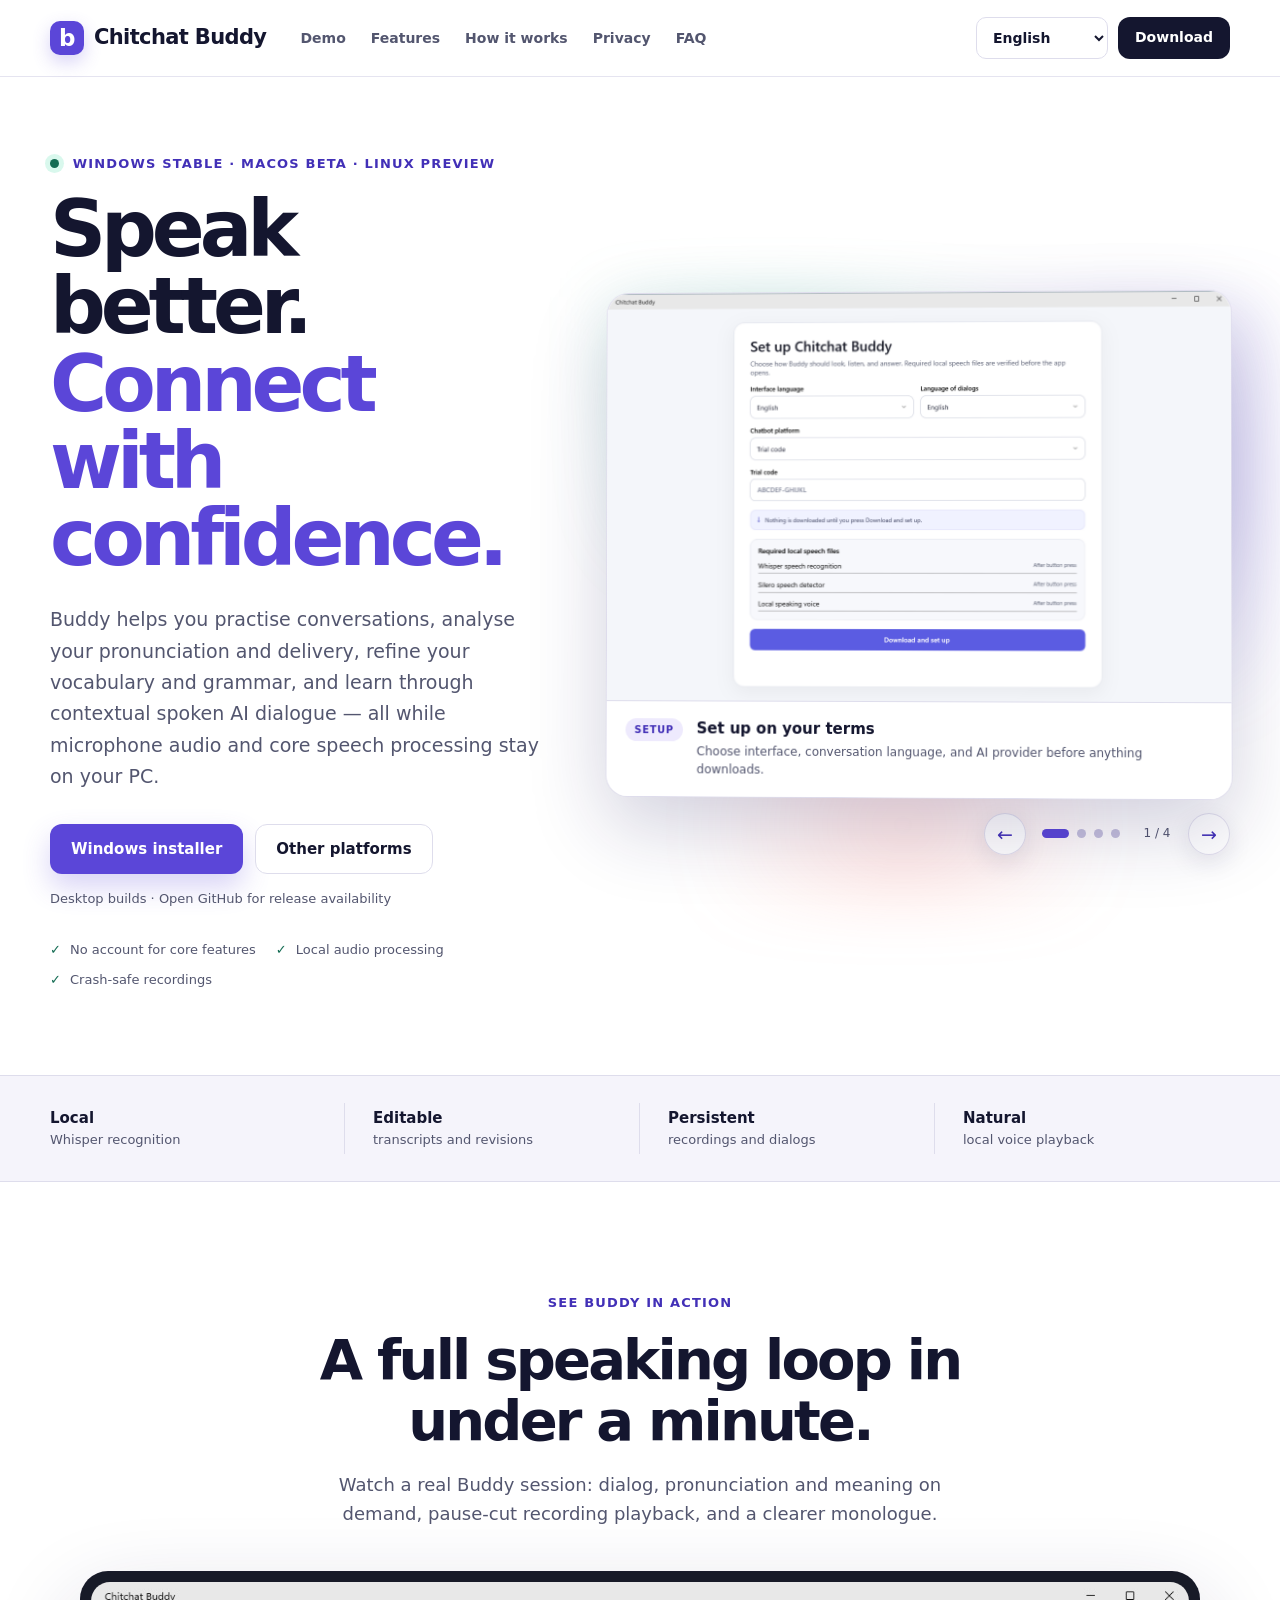
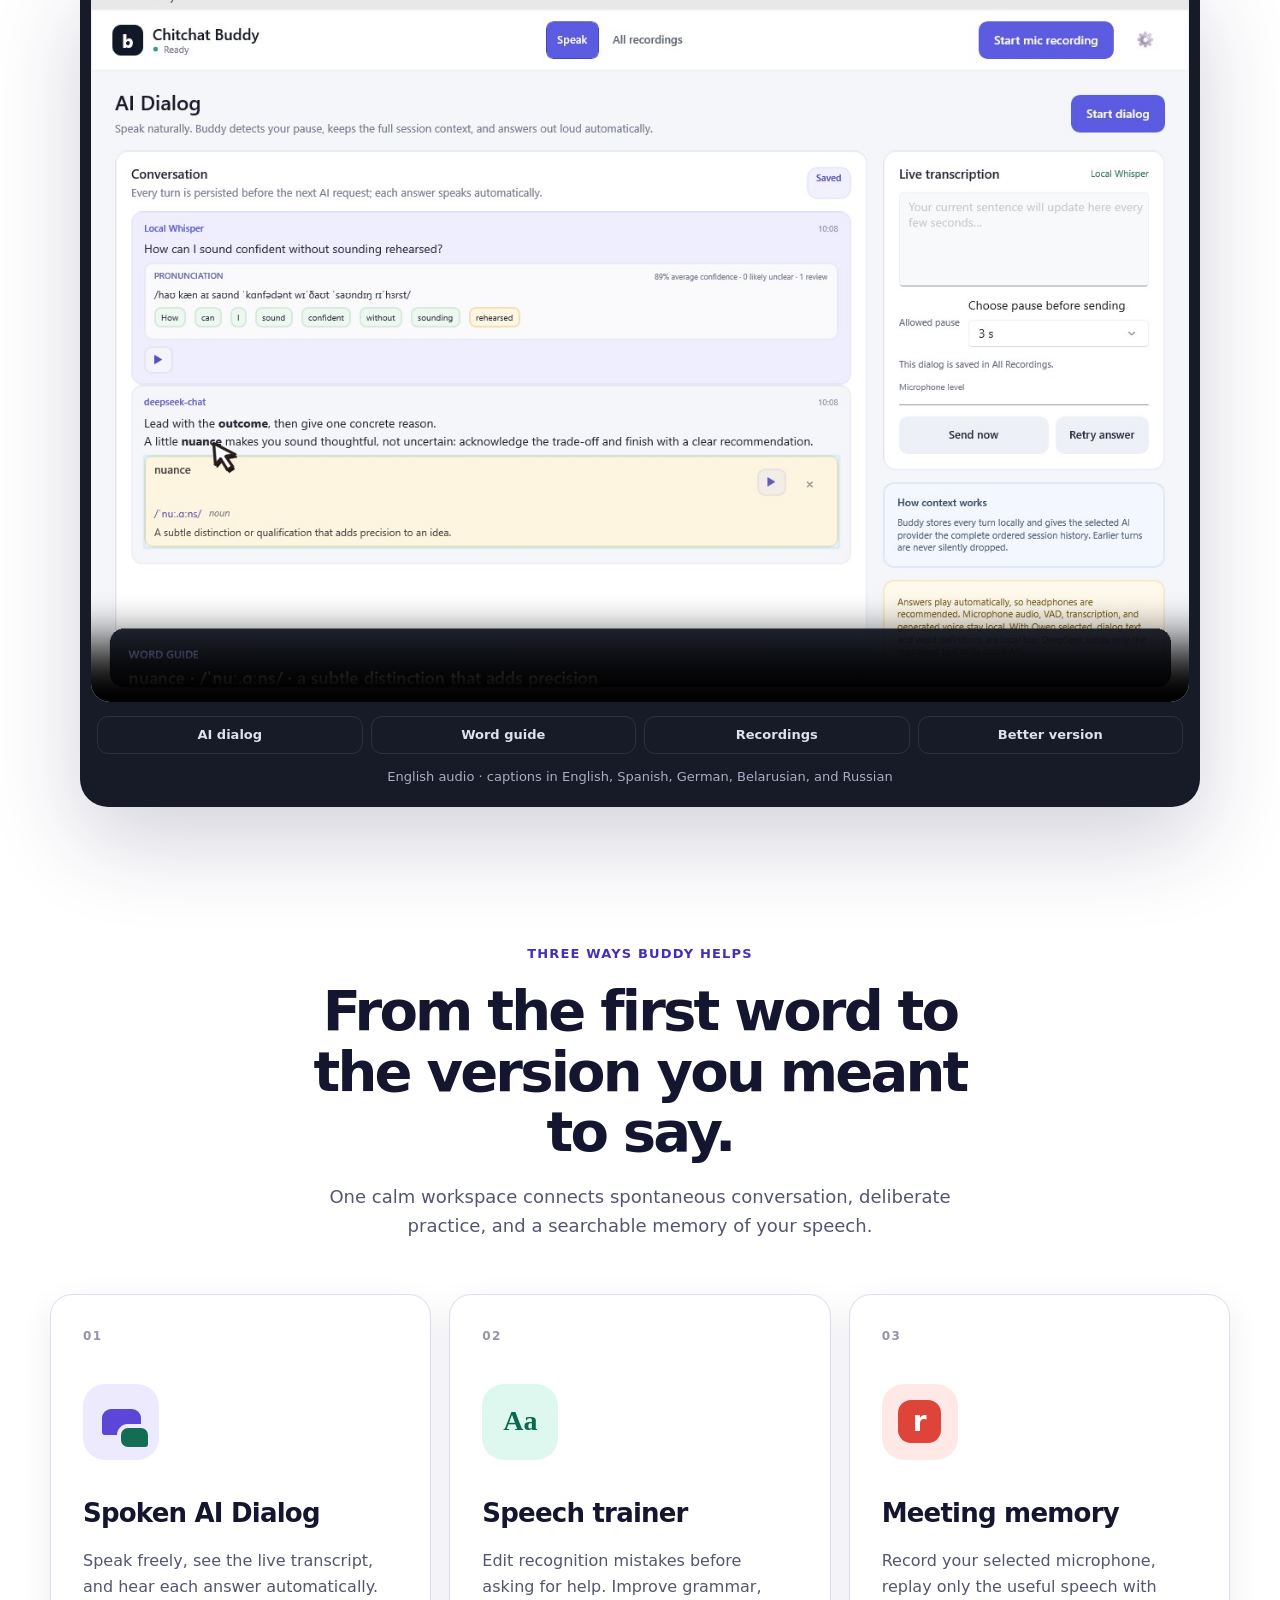
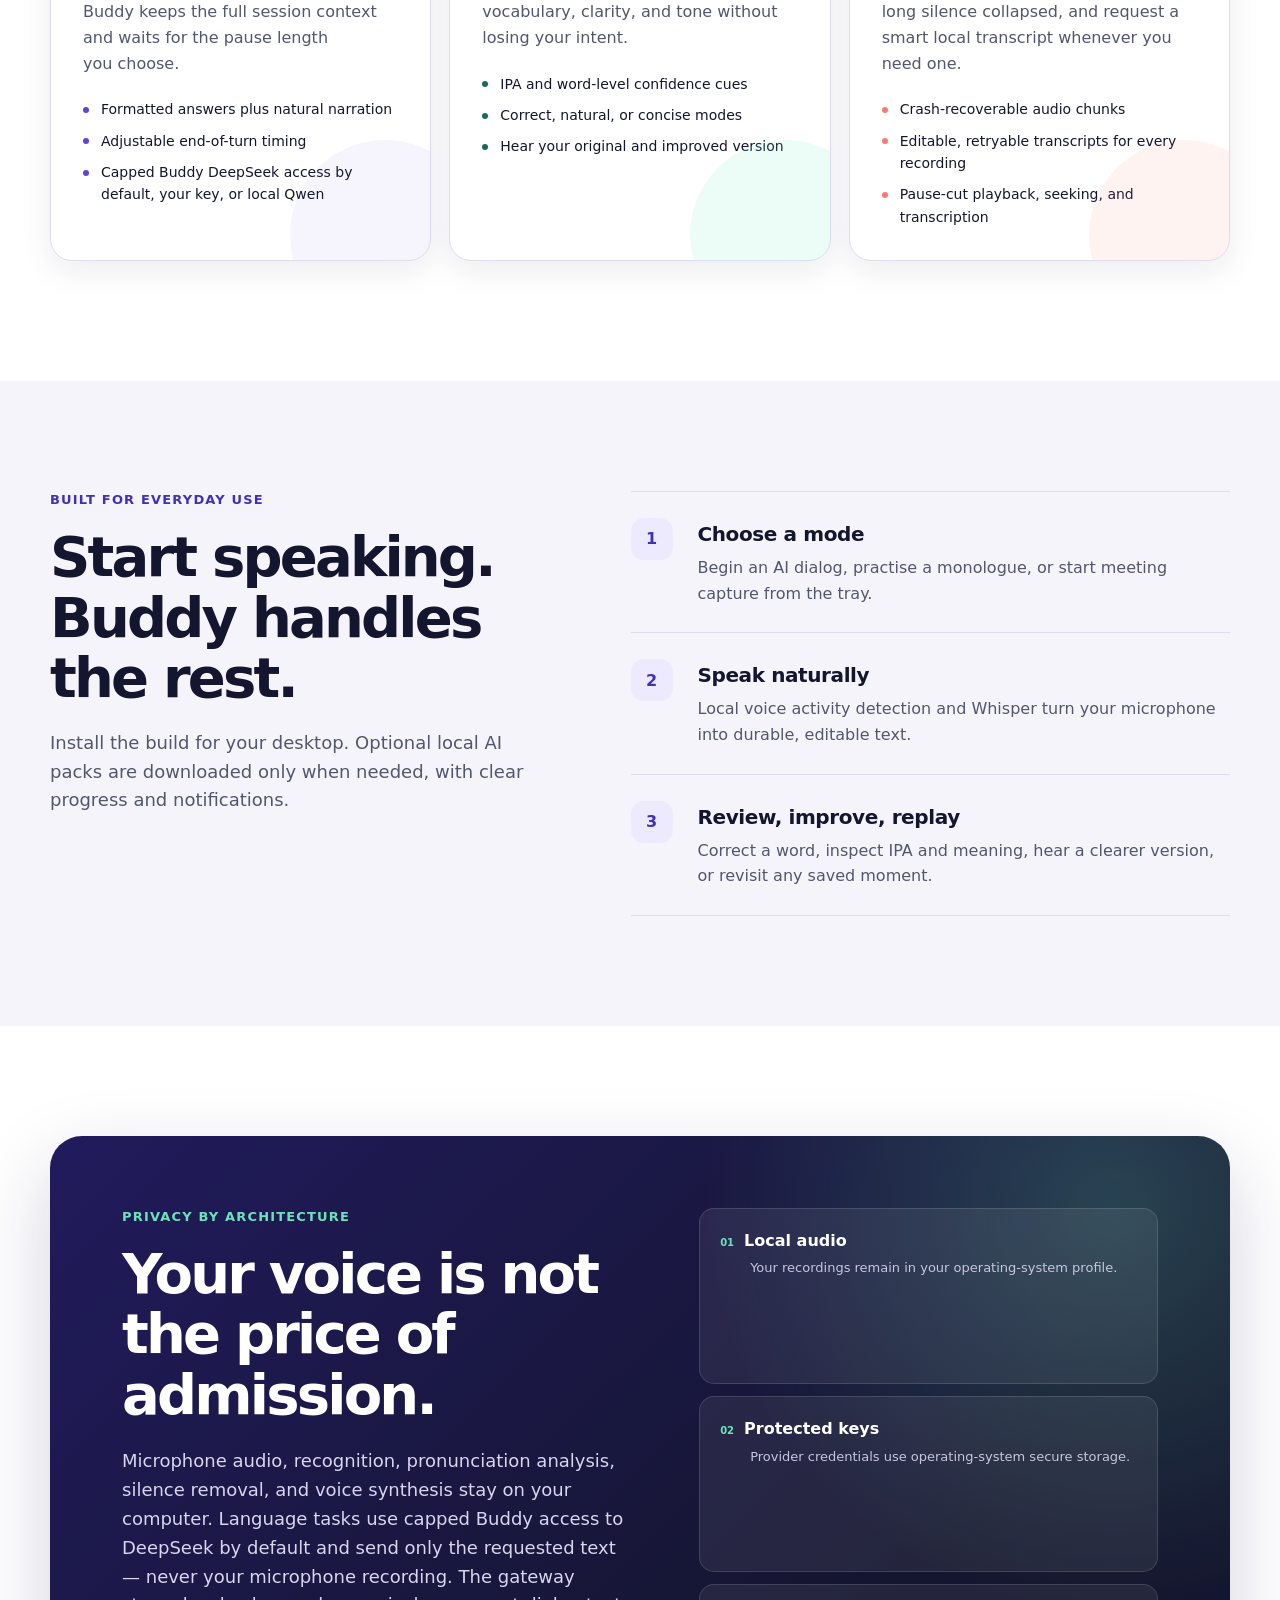
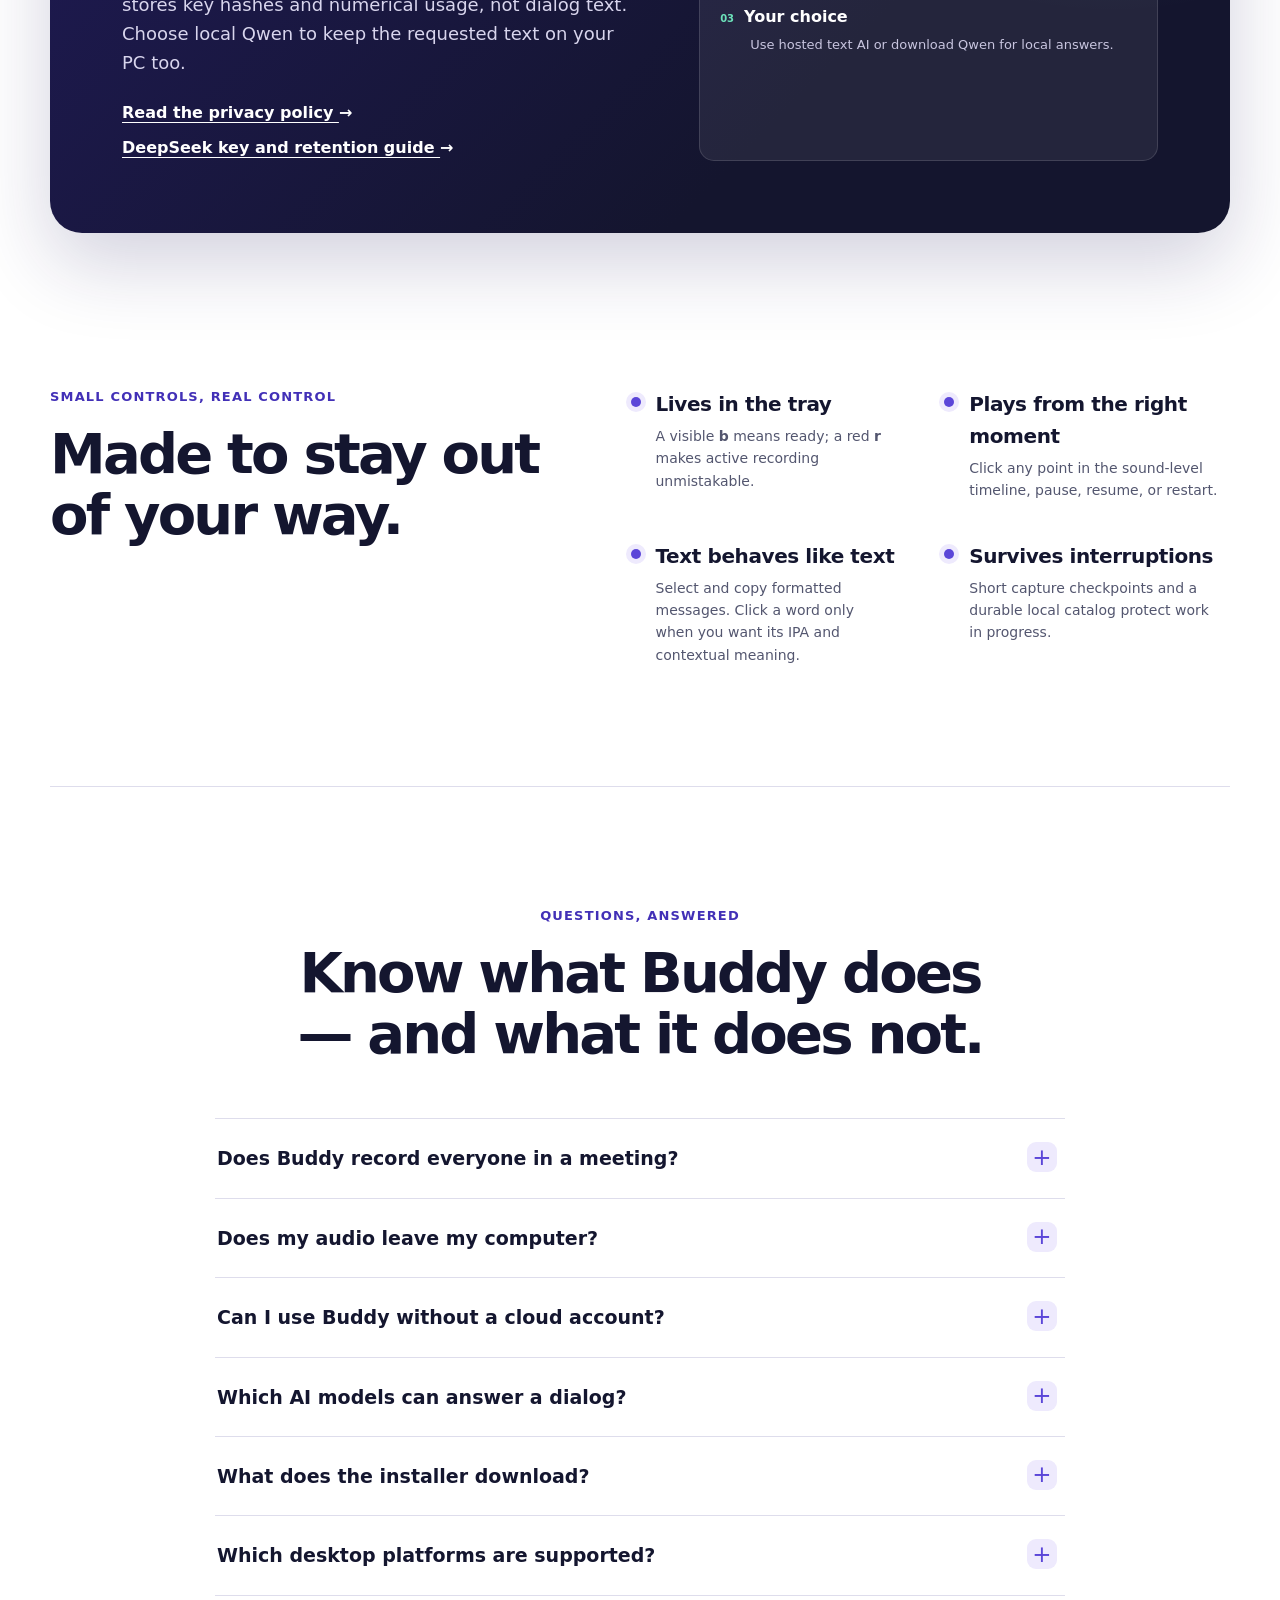
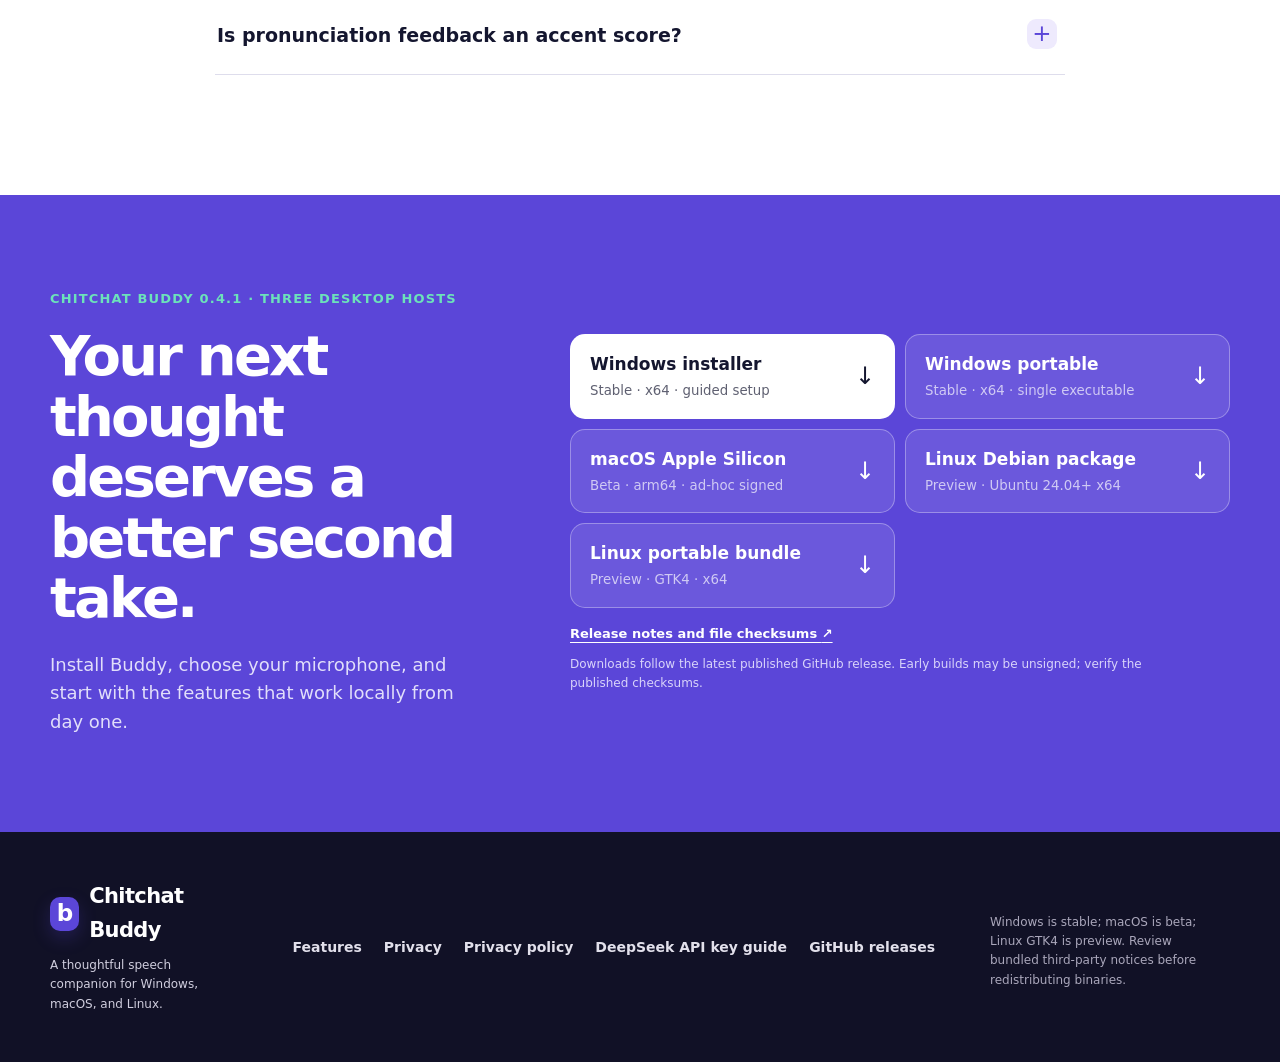
<file: site/index.html>
<!DOCTYPE html>
<html lang="en">
<head>
  <meta charset="utf-8">
  <meta name="viewport" content="width=device-width, initial-scale=1">
  <title>Chitchat Buddy — Private AI speech companion for desktop</title>
  <meta name="description" content="Practise conversations, analyse pronunciation and delivery, improve vocabulary and grammar, and learn through contextual spoken AI dialogue on desktop.">
  <meta name="robots" content="index, follow, max-image-preview:large">
  <meta name="theme-color" content="#5b46d8">
  <meta name="color-scheme" content="light">
  <link rel="canonical" href="__SITE_BASE_URL__/">
  <link rel="alternate" hreflang="en" href="__SITE_BASE_URL__/">
  <link rel="alternate" hreflang="es" href="__SITE_BASE_URL__/es/">
  <link rel="alternate" hreflang="de" href="__SITE_BASE_URL__/de/">
  <link rel="alternate" hreflang="be" href="__SITE_BASE_URL__/be/">
  <link rel="alternate" hreflang="ru" href="__SITE_BASE_URL__/ru/">
  <link rel="alternate" hreflang="x-default" href="__SITE_BASE_URL__/">
  <meta property="og:type" content="website">
  <meta property="og:site_name" content="Chitchat Buddy">
  <meta property="og:title" content="Chitchat Buddy — Speak better. Connect with confidence.">
  <meta property="og:description" content="Practise conversations, understand how you speak, refine vocabulary and grammar, and learn through contextual spoken AI dialogue.">
  <meta property="og:url" content="__SITE_BASE_URL__/">
  <meta property="og:image" content="__SITE_BASE_URL__/og.png">
  <meta property="og:image:width" content="1200">
  <meta property="og:image:height" content="630">
  <meta property="og:image:alt" content="Buddy speech companion with a conversation and audio waveform">
  <meta name="twitter:card" content="summary_large_image">
  <meta name="twitter:title" content="Chitchat Buddy — Private AI speech companion for desktop">
  <meta name="twitter:description" content="Practise conversations, analyse how you speak, and build confidence with local speech processing and contextual AI dialogue.">
  <meta name="twitter:image" content="__SITE_BASE_URL__/og.png">
  <link rel="icon" type="image/png" sizes="32x32" href="./favicon-32.png">
  <link rel="apple-touch-icon" sizes="180x180" href="./apple-touch-icon.png">
  <link rel="manifest" href="./site.webmanifest">
  <link rel="stylesheet" href="./styles.css">
  <script type="application/ld+json">
  {
    "@context": "https://schema.org",
    "@type": "SoftwareApplication",
    "name": "Chitchat Buddy",
    "alternateName": "Buddy",
    "description": "A privacy-first desktop companion for practising conversations, analysing speech, improving vocabulary and grammar, and learning through contextual spoken AI dialog.",
    "url": "__SITE_BASE_URL__/",
    "downloadUrl": "https://github.com/__BUDDY_REPOSITORY__/releases/latest/download/Buddy-Setup.exe",
    "applicationCategory": "ProductivityApplication",
    "applicationSubCategory": "Speech companion",
    "operatingSystem": ["Windows 10/11 x64", "macOS 13+", "Ubuntu 24.04+ x64"],
    "softwareVersion": "0.4.1",
    "isAccessibleForFree": true,
    "offers": {
      "@type": "Offer",
      "price": "0",
      "priceCurrency": "USD"
    },
    "featureList": [
      "Local microphone recording",
      "Silence-compacted playback",
      "Smart editable transcription on demand",
      "Live speech transcription",
      "Pronunciation feedback with IPA",
      "Editable grammar and vocabulary coaching",
      "Persistent contextual AI voice dialog",
      "Local speech synthesis"
    ]
  }
  </script>
  <script type="application/ld+json">
  {
    "@context": "https://schema.org",
    "@type": "VideoObject",
    "name": "Chitchat Buddy full product walkthrough",
    "description": "A real Buddy session showing contextual AI dialog, pronunciation and word meaning, pause-cut recording playback, waveform seeking, and a clearer monologue.",
    "thumbnailUrl": "__SITE_BASE_URL__/video/buddy-walkthrough-poster.jpg",
    "contentUrl": "__SITE_BASE_URL__/video/buddy-walkthrough.mp4",
    "embedUrl": "__SITE_BASE_URL__/#demo",
    "uploadDate": "2026-08-12",
    "duration": "PT58S",
    "inLanguage": "en"
  }
  </script>
  <script type="application/ld+json">
  {
    "@context": "https://schema.org",
    "@type": "FAQPage",
    "mainEntity": [
      {
        "@type": "Question",
        "name": "Does Buddy record everyone in a meeting?",
        "acceptedAnswer": {"@type": "Answer", "text": "No. Buddy records the microphone you select, so it is designed to remember your own remarks rather than capture remote participants or system audio."}
      },
      {
        "@type": "Question",
        "name": "Does my audio leave my computer?",
        "acceptedAnswer": {"@type": "Answer", "text": "No. Recording, recognition, pronunciation analysis, and voice generation run locally. Language tasks use capped Buddy access to DeepSeek by default, which sends only the requested text; local Qwen keeps that text on your PC."}
      },
      {
        "@type": "Question",
        "name": "Can Buddy work offline?",
        "acceptedAnswer": {"@type": "Answer", "text": "Yes. Once the optional local models are installed, recording, transcription, coaching with local Qwen, and voice playback can work without a cloud account."}
      },
      {
        "@type": "Question",
        "name": "Which AI models can answer a dialog?",
        "acceptedAnswer": {"@type": "Answer", "text": "Buddy Trial and direct DeepSeek use DeepSeek V4 Flash in the cloud. Trial access is capped at 1,000 replies or 1,000,000 tokens; direct access uses your own DeepSeek API key and billing. On Windows, optional Qwen 3.6 27B runs locally with DFlash acceleration and keeps dialog text on your computer."}
      }
    ]
  }
  </script>
</head>
<body data-locale="en" data-root=".">
  <a class="skip-link" href="#main">Skip to main content</a>
  <header class="site-header">
    <div class="nav-shell">
      <a class="brand" href="./" aria-label="Chitchat Buddy home">
        <span class="brand-mark" aria-hidden="true">b</span>
        <span>Chitchat Buddy</span>
      </a>
      <nav class="main-nav" aria-label="Primary navigation">
        <a href="#demo">Demo</a>
        <a href="#features">Features</a>
        <a href="#how-it-works">How it works</a>
        <a href="#privacy">Privacy</a>
        <a href="#faq">FAQ</a>
      </nav>
      <div class="nav-actions">
        <label class="language-label" for="language-select">Language</label>
        <select id="language-select" class="language-select" aria-label="Choose language">
          <option value="en" selected>English</option>
          <option value="es">Español</option>
          <option value="de">Deutsch</option>
          <option value="be">Беларуская</option>
          <option value="ru">Русский</option>
        </select>
        <a class="button button-small" href="#download">Download</a>
      </div>
    </div>
    <noscript>
      <nav class="noscript-languages" aria-label="Languages">
        <strong>Language:</strong> <a href="./">English</a> · <a href="./es/">Español</a> · <a href="./de/">Deutsch</a> · <a href="./be/">Беларуская</a> · <a href="./ru/">Русский</a>
      </nav>
    </noscript>
  </header>

  <main id="main">
    <section class="hero section-shell">
      <div class="hero-copy">
        <p class="eyebrow"><span class="status-dot" aria-hidden="true"></span> Windows stable · macOS beta · Linux preview</p>
        <h1>Speak better.<br><span>Connect with confidence.</span></h1>
        <p class="hero-lede">Buddy helps you practise conversations, analyse your pronunciation and delivery, refine your vocabulary and grammar, and learn through contextual spoken AI dialogue — all while microphone audio and core speech processing stay on your PC.</p>
        <div class="hero-actions">
          <a class="button button-primary" data-download-asset="Buddy-Setup.exe" aria-describedby="release-note" href="https://github.com/__BUDDY_REPOSITORY__/releases/latest/download/Buddy-Setup.exe">Windows installer</a>
          <a class="button button-secondary" href="#download">Other platforms</a>
        </div>
        <p class="release-status" id="release-status" aria-live="polite">Windows stable · macOS beta · Linux preview</p>
        <ul class="hero-trust" aria-label="Key benefits">
          <li><span aria-hidden="true">✓</span> No account for core features</li>
          <li><span aria-hidden="true">✓</span> Local audio processing</li>
          <li><span aria-hidden="true">✓</span> Crash-safe recordings</li>
        </ul>
      </div>

      <div class="product-preview">
        <div class="preview-glow" aria-hidden="true"></div>
        <section class="screenshot-carousel" data-carousel tabindex="0" aria-roledescription="carousel" aria-label="Buddy product tour">
          <div class="carousel-viewport">
            <figure class="carousel-slide is-active" data-carousel-slide role="group" aria-roledescription="slide" aria-label="1 of 4">
              <div class="screenshot-image screenshot-watermark-mask"><img src="./screenshots/00-welcome-setup.png" width="1284" height="842" alt="Chitchat Buddy welcome screen with editable interface language, conversation language, AI provider, and trial code fields" fetchpriority="high"></div>
              <figcaption><span class="carousel-kicker">Setup</span><strong>Set up on your terms</strong><span>Choose interface, conversation language, and AI provider before anything downloads.</span></figcaption>
            </figure>
            <figure class="carousel-slide" data-carousel-slide role="group" aria-roledescription="slide" aria-label="2 of 4" hidden>
              <img src="./screenshots/01-choose-mode.png" width="1284" height="842" alt="Buddy screen with large AI Dialog and Monologue choices" loading="lazy">
              <figcaption><span class="carousel-kicker">Choose</span><strong>Choose your flow</strong><span>Start an ongoing AI conversation or practise one focused monologue.</span></figcaption>
            </figure>
            <figure class="carousel-slide" data-carousel-slide role="group" aria-roledescription="slide" aria-label="3 of 4" hidden>
              <img src="./screenshots/02-dialog-word-guide.png" width="1284" height="842" alt="Short English Buddy conversation with pronunciation feedback and the word nuance selected to show its phonetic transcription and meaning" loading="lazy">
              <figcaption><span class="carousel-kicker">Dialog</span><strong>Speak, understand, continue</strong><span>Live English dialog, pronunciation, and word meaning on demand in one place.</span></figcaption>
            </figure>
            <figure class="carousel-slide" data-carousel-slide role="group" aria-roledescription="slide" aria-label="4 of 4" hidden>
              <img src="./screenshots/03-monologue-improvement.png" width="1284" height="842" alt="Buddy monologue trainer comparing the editable original speech with a clearer improved version" loading="lazy">
              <figcaption><span class="carousel-kicker">Monologue</span><strong>Say it more clearly</strong><span>Edit the transcript, inspect pronunciation, and compare a stronger version.</span></figcaption>
            </figure>
          </div>
          <div class="carousel-controls">
            <button class="carousel-arrow" type="button" data-carousel-prev aria-label="Previous screenshot"><span aria-hidden="true">←</span></button>
            <div class="carousel-dots" role="group" aria-label="Choose a screenshot">
              <button class="carousel-dot is-active" type="button" data-carousel-index="0" aria-label="Show setup screen" aria-current="true"></button>
              <button class="carousel-dot" type="button" data-carousel-index="1" aria-label="Show dialog or monologue choice"></button>
              <button class="carousel-dot" type="button" data-carousel-index="2" aria-label="Show English dialog and word guide"></button>
              <button class="carousel-dot" type="button" data-carousel-index="3" aria-label="Show improved monologue"></button>
            </div>
            <span class="carousel-count" aria-live="polite"><span data-carousel-current>1</span><span aria-hidden="true"> / </span>4</span>
            <button class="carousel-arrow" type="button" data-carousel-next aria-label="Next screenshot"><span aria-hidden="true">→</span></button>
          </div>
        </section>
      </div>
    </section>

    <section class="proof-strip" aria-label="Buddy capabilities">
      <div class="section-shell proof-grid">
        <div><strong>Local</strong><span>Whisper recognition</span></div>
        <div><strong>Editable</strong><span>transcripts and revisions</span></div>
        <div><strong>Persistent</strong><span>recordings and dialogs</span></div>
        <div><strong>Natural</strong><span>local voice playback</span></div>
      </div>
    </section>

    <section class="demo-section section-shell" id="demo">
      <div class="section-heading">
        <p class="eyebrow">See Buddy in action</p>
        <h2>A full speaking loop in under a minute.</h2>
        <p>Watch a real Buddy session: dialog, pronunciation and meaning on demand, pause-cut recording playback, and a clearer monologue.</p>
      </div>
      <div class="demo-video-shell">
        <video controls preload="metadata" playsinline width="1284" height="842" poster="./video/buddy-walkthrough-poster.jpg" aria-label="Chitchat Buddy product walkthrough">
          <source src="./video/buddy-walkthrough.mp4" type="video/mp4">
          <track kind="captions" srclang="en" label="English" src="./video/buddy-walkthrough.en.vtt" default>
          <track kind="subtitles" srclang="es" label="Español" src="./video/buddy-walkthrough.es.vtt">
          <track kind="subtitles" srclang="de" label="Deutsch" src="./video/buddy-walkthrough.de.vtt">
          <track kind="subtitles" srclang="be" label="Беларуская" src="./video/buddy-walkthrough.be.vtt">
          <track kind="subtitles" srclang="ru" label="Русский" src="./video/buddy-walkthrough.ru.vtt">
          Your browser cannot play this video. <a href="./video/buddy-walkthrough.mp4">Download the walkthrough</a>.
        </video>
        <div class="demo-chapters" aria-label="Walkthrough chapters"><span>AI dialog</span><span>Word guide</span><span>Recordings</span><span>Better version</span></div>
        <p class="demo-language-note">English audio · captions in English, Spanish, German, Belarusian, and Russian</p>
      </div>
    </section>

    <section class="features-section section-shell" id="features">
      <div class="section-heading">
        <p class="eyebrow">Three ways Buddy helps</p>
        <h2>From the first word to the version you meant to say.</h2>
        <p>One calm workspace connects spontaneous conversation, deliberate practice, and a searchable memory of your speech.</p>
      </div>
      <div class="feature-grid">
        <article class="feature-card feature-dialog">
          <div class="feature-number">01</div>
          <div class="feature-icon icon-dialog" aria-hidden="true"><span></span><span></span></div>
          <h3>Spoken AI Dialog</h3>
          <p>Speak freely, see the live transcript, and hear each answer automatically. Buddy keeps the full session context and waits for the pause length you choose.</p>
          <ul>
            <li>Formatted answers plus natural narration</li>
            <li>Adjustable end-of-turn timing</li>
            <li>Capped Buddy DeepSeek access by default, your key, or local Qwen</li>
          </ul>
        </article>
        <article class="feature-card feature-coach">
          <div class="feature-number">02</div>
          <div class="feature-icon icon-coach" aria-hidden="true"><span>Aa</span></div>
          <h3>Speech trainer</h3>
          <p>Edit recognition mistakes before asking for help. Improve grammar, vocabulary, clarity, and tone without losing your intent.</p>
          <ul>
            <li>IPA and word-level confidence cues</li>
            <li>Correct, natural, or concise modes</li>
            <li>Hear your original and improved version</li>
          </ul>
        </article>
        <article class="feature-card feature-record">
          <div class="feature-number">03</div>
          <div class="feature-icon icon-record" aria-hidden="true"><span>r</span></div>
          <h3>Meeting memory</h3>
          <p>Record your selected microphone, replay only the useful speech with long silence collapsed, and request a smart local transcript whenever you need one.</p>
          <ul>
            <li>Crash-recoverable audio chunks</li>
            <li>Editable, retryable transcripts for every recording</li>
            <li>Pause-cut playback, seeking, and transcription</li>
          </ul>
        </article>
      </div>
    </section>

    <section class="how-section" id="how-it-works">
      <div class="section-shell how-layout">
        <div class="section-heading left-heading">
          <p class="eyebrow">Built for everyday use</p>
          <h2>Start speaking.<br>Buddy handles the rest.</h2>
          <p>Install the build for your desktop. Optional local AI packs are downloaded only when needed, with clear progress and notifications.</p>
        </div>
        <ol class="steps-list">
          <li>
            <span class="step-index">1</span>
            <div><h3>Choose a mode</h3><p>Begin an AI dialog, practise a monologue, or start meeting capture from the tray.</p></div>
          </li>
          <li>
            <span class="step-index">2</span>
            <div><h3>Speak naturally</h3><p>Local voice activity detection and Whisper turn your microphone into durable, editable text.</p></div>
          </li>
          <li>
            <span class="step-index">3</span>
            <div><h3>Review, improve, replay</h3><p>Correct a word, inspect IPA and meaning, hear a clearer version, or revisit any saved moment.</p></div>
          </li>
        </ol>
      </div>
    </section>

    <section class="privacy-section section-shell" id="privacy">
      <div class="privacy-panel">
        <div class="privacy-copy">
          <p class="eyebrow eyebrow-light">Privacy by architecture</p>
          <h2>Your voice is not the price of admission.</h2>
          <p>Microphone audio, recognition, pronunciation analysis, silence removal, and voice synthesis stay on your computer. Language tasks use capped Buddy access to DeepSeek by default and send only the requested text — never your microphone recording. The gateway stores key hashes and numerical usage, not dialog text. Choose local Qwen to keep the requested text on your PC too.</p>
          <div class="privacy-guide-links"><a href="./privacy/" class="text-link">Read the privacy policy <span aria-hidden="true">→</span></a><a href="./deepseek-api-key/" class="text-link">DeepSeek key and retention guide <span aria-hidden="true">→</span></a></div>
        </div>
        <div class="privacy-facts">
          <div><span class="fact-mark" aria-hidden="true">01</span><strong>Local audio</strong><p>Your recordings remain in your operating-system profile.</p></div>
          <div><span class="fact-mark" aria-hidden="true">02</span><strong>Protected keys</strong><p>Provider credentials use operating-system secure storage.</p></div>
          <div><span class="fact-mark" aria-hidden="true">03</span><strong>Your choice</strong><p>Use hosted text AI or download Qwen for local answers.</p></div>
        </div>
      </div>
    </section>

    <section class="detail-section section-shell">
      <div class="detail-grid">
        <div class="section-heading left-heading">
          <p class="eyebrow">Small controls, real control</p>
          <h2>Made to stay out of your way.</h2>
        </div>
        <div class="detail-list">
          <article><span class="detail-dot"></span><div><h3>Lives in the tray</h3><p>A visible <strong>b</strong> means ready; a red <strong>r</strong> makes active recording unmistakable.</p></div></article>
          <article><span class="detail-dot"></span><div><h3>Plays from the right moment</h3><p>Click any point in the sound-level timeline, pause, resume, or restart.</p></div></article>
          <article><span class="detail-dot"></span><div><h3>Text behaves like text</h3><p>Select and copy formatted messages. Click a word only when you want its IPA and contextual meaning.</p></div></article>
          <article><span class="detail-dot"></span><div><h3>Survives interruptions</h3><p>Short capture checkpoints and a durable local catalog protect work in progress.</p></div></article>
        </div>
      </div>
    </section>

    <section class="faq-section section-shell" id="faq">
      <div class="section-heading">
        <p class="eyebrow">Questions, answered</p>
        <h2>Know what Buddy does — and what it does not.</h2>
      </div>
      <div class="faq-list">
        <details>
          <summary>Does Buddy record everyone in a meeting?</summary>
          <p>No. Buddy records the microphone you select. It is designed to remember your own remarks, not remote participants or Windows system audio. Headphones give the cleanest result.</p>
        </details>
        <details>
          <summary>Does my audio leave my computer?</summary>
          <p>No. Audio capture, Whisper recognition, pronunciation analysis, and speech generation run locally. The default capped Buddy provider sends only the text required for an AI task to DeepSeek. Local Qwen keeps that text on your PC too.</p>
        </details>
        <details>
          <summary>Can I use Buddy without a cloud account?</summary>
          <p>Yes. Recording, playback, transcription, and local voice need no account. Releases include up to 1,000 replies or 1,000,000 tokens of capped Buddy DeepSeek access, whichever limit is reached first. Download optional local Qwen to keep AI answers and text improvement on your PC.</p>
        </details>
        <details>
          <summary>Which AI models can answer a dialog?</summary>
          <p><strong>Buddy Trial</strong> uses DeepSeek V4 Flash through Buddy's limited gateway and includes up to 1,000 replies or 1,000,000 tokens. <strong>Direct DeepSeek</strong> uses the same cloud model with <a href="./deepseek-api-key/">your own DeepSeek API key</a> and account billing. On Windows, <strong>local Qwen</strong> runs the quantized Qwen 3.6 27B model with DFlash acceleration; its roughly 21.5 GB download is slower but keeps dialog text on your computer.</p>
        </details>
        <details>
          <summary>What does the installer download?</summary>
          <p>The app is self-contained. Larger speech and local AI model packs are installed on demand with progress and completion notifications, so you do not wait for components you may never use.</p>
        </details>
        <details>
          <summary>Which desktop platforms are supported?</summary>
          <p>Windows 10/11 x64 is stable. The macOS 13+ Apple Silicon build is beta and currently uses the Dock instead of a menu-bar item. Word confidence and lazy per-word phonetics work there; the full local IPA line is currently Windows/Linux-only. Ubuntu 24.04+ x64 is an experimental GTK4 preview; its tray needs a StatusNotifier-compatible desktop. Local Qwen remains Windows-only.</p>
        </details>
        <details>
          <summary>Is pronunciation feedback an accent score?</summary>
          <p>No. Buddy uses word timing and recognition confidence to flag passages worth reviewing. IPA is a guide, not a judgement of your accent or identity.</p>
        </details>
      </div>
    </section>

    <section class="download-section" id="download">
      <div class="section-shell download-panel">
        <div>
          <p class="eyebrow eyebrow-light">Chitchat Buddy 0.4.1 · three desktop hosts</p>
          <h2>Your next thought deserves a better second take.</h2>
          <p>Install Buddy, choose your microphone, and start with the features that work locally from day one.</p>
        </div>
        <div class="download-options">
          <a class="download-card primary-download" data-download-asset="Buddy-Setup.exe" aria-describedby="release-note" href="https://github.com/__BUDDY_REPOSITORY__/releases/latest/download/Buddy-Setup.exe">
            <span class="download-copy"><strong>Windows installer</strong><small>Stable · x64 · guided setup</small></span>
            <span class="download-arrow" aria-hidden="true">↓</span>
          </a>
          <a class="download-card" data-download-asset="Buddy.exe" aria-describedby="release-note" href="https://github.com/__BUDDY_REPOSITORY__/releases/latest/download/Buddy.exe">
            <span class="download-copy"><strong>Windows portable</strong><small>Stable · x64 · single executable</small></span>
            <span class="download-arrow" aria-hidden="true">↓</span>
          </a>
          <a class="download-card" data-download-asset="Buddy-macOS-arm64-beta.zip" aria-describedby="release-note" href="https://github.com/__BUDDY_REPOSITORY__/releases/latest/download/Buddy-macOS-arm64-beta.zip">
            <span class="download-copy"><strong>macOS Apple Silicon</strong><small>Beta · arm64 · ad-hoc signed</small></span>
            <span class="download-arrow" aria-hidden="true">↓</span>
          </a>
          <a class="download-card" data-download-asset="Buddy-Linux-x64-preview.deb" aria-describedby="release-note" href="https://github.com/__BUDDY_REPOSITORY__/releases/latest/download/Buddy-Linux-x64-preview.deb">
            <span class="download-copy"><strong>Linux Debian package</strong><small>Preview · Ubuntu 24.04+ x64</small></span>
            <span class="download-arrow" aria-hidden="true">↓</span>
          </a>
          <a class="download-card" data-download-asset="Buddy-Linux-x64-preview.tar.gz" aria-describedby="release-note" href="https://github.com/__BUDDY_REPOSITORY__/releases/latest/download/Buddy-Linux-x64-preview.tar.gz">
            <span class="download-copy"><strong>Linux portable bundle</strong><small>Preview · GTK4 · x64</small></span>
            <span class="download-arrow" aria-hidden="true">↓</span>
          </a>
          <a class="release-link" data-release-link href="https://github.com/__BUDDY_REPOSITORY__/releases/latest">Release notes and file checksums <span aria-hidden="true">↗</span></a>
          <p class="download-note" id="release-note" data-release-note>Downloads follow the latest published GitHub release. Early builds may be unsigned; verify the published checksums.</p>
        </div>
      </div>
    </section>
  </main>

  <footer class="site-footer">
    <div class="section-shell footer-grid">
      <div>
        <a class="brand footer-brand" href="./"><span class="brand-mark" aria-hidden="true">b</span><span>Chitchat Buddy</span></a>
        <p>A thoughtful speech companion for Windows, macOS, and Linux.</p>
      </div>
      <div class="footer-links">
        <a href="#features">Features</a>
        <a href="#privacy">Privacy</a>
        <a href="./privacy/">Privacy policy</a>
        <a href="./deepseek-api-key/">DeepSeek API key guide</a>
        <a data-release-link href="https://github.com/__BUDDY_REPOSITORY__/releases/latest">GitHub releases</a>
      </div>
      <p class="footer-note">Windows is stable; macOS is beta; Linux GTK4 is preview. Review bundled third-party notices before redistributing binaries.</p>
    </div>
  </footer>

  <script src="./config.js"></script>
  <script src="./app.js"></script>
</body>
</html>
</file>
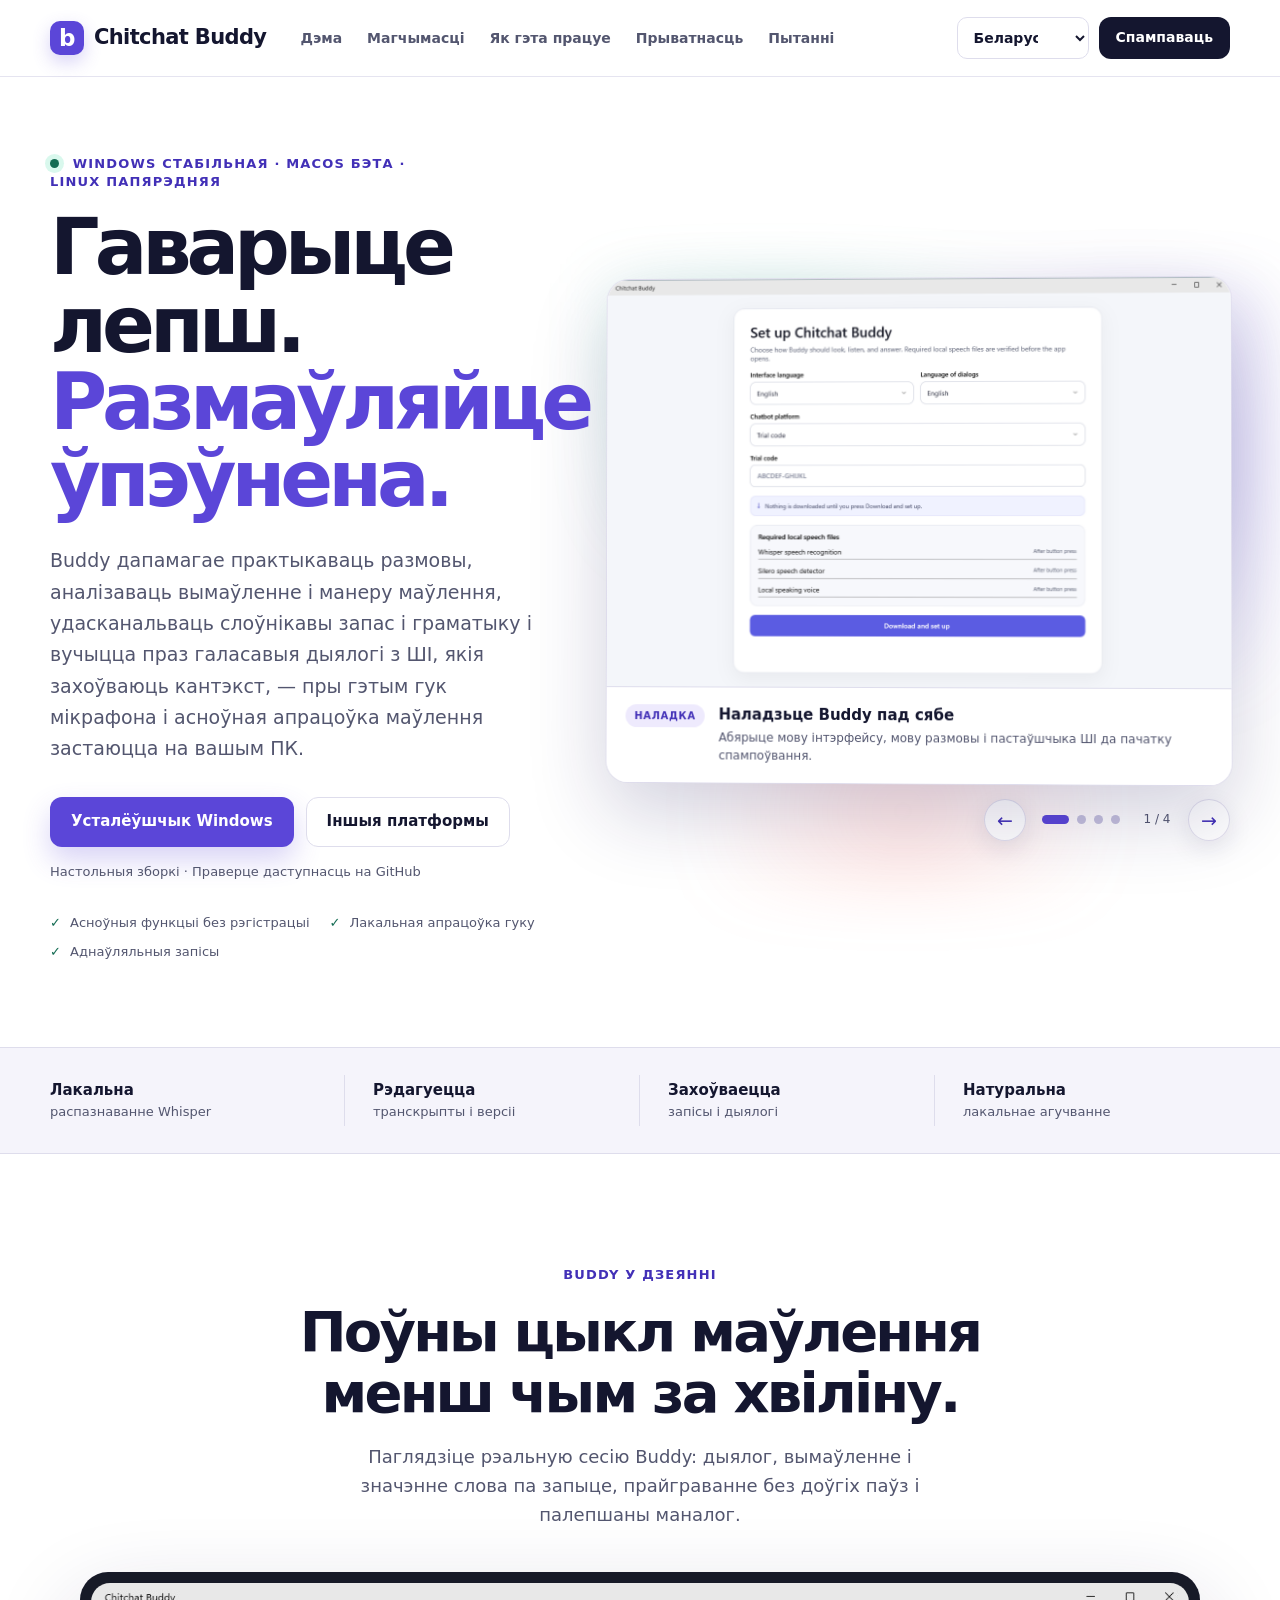
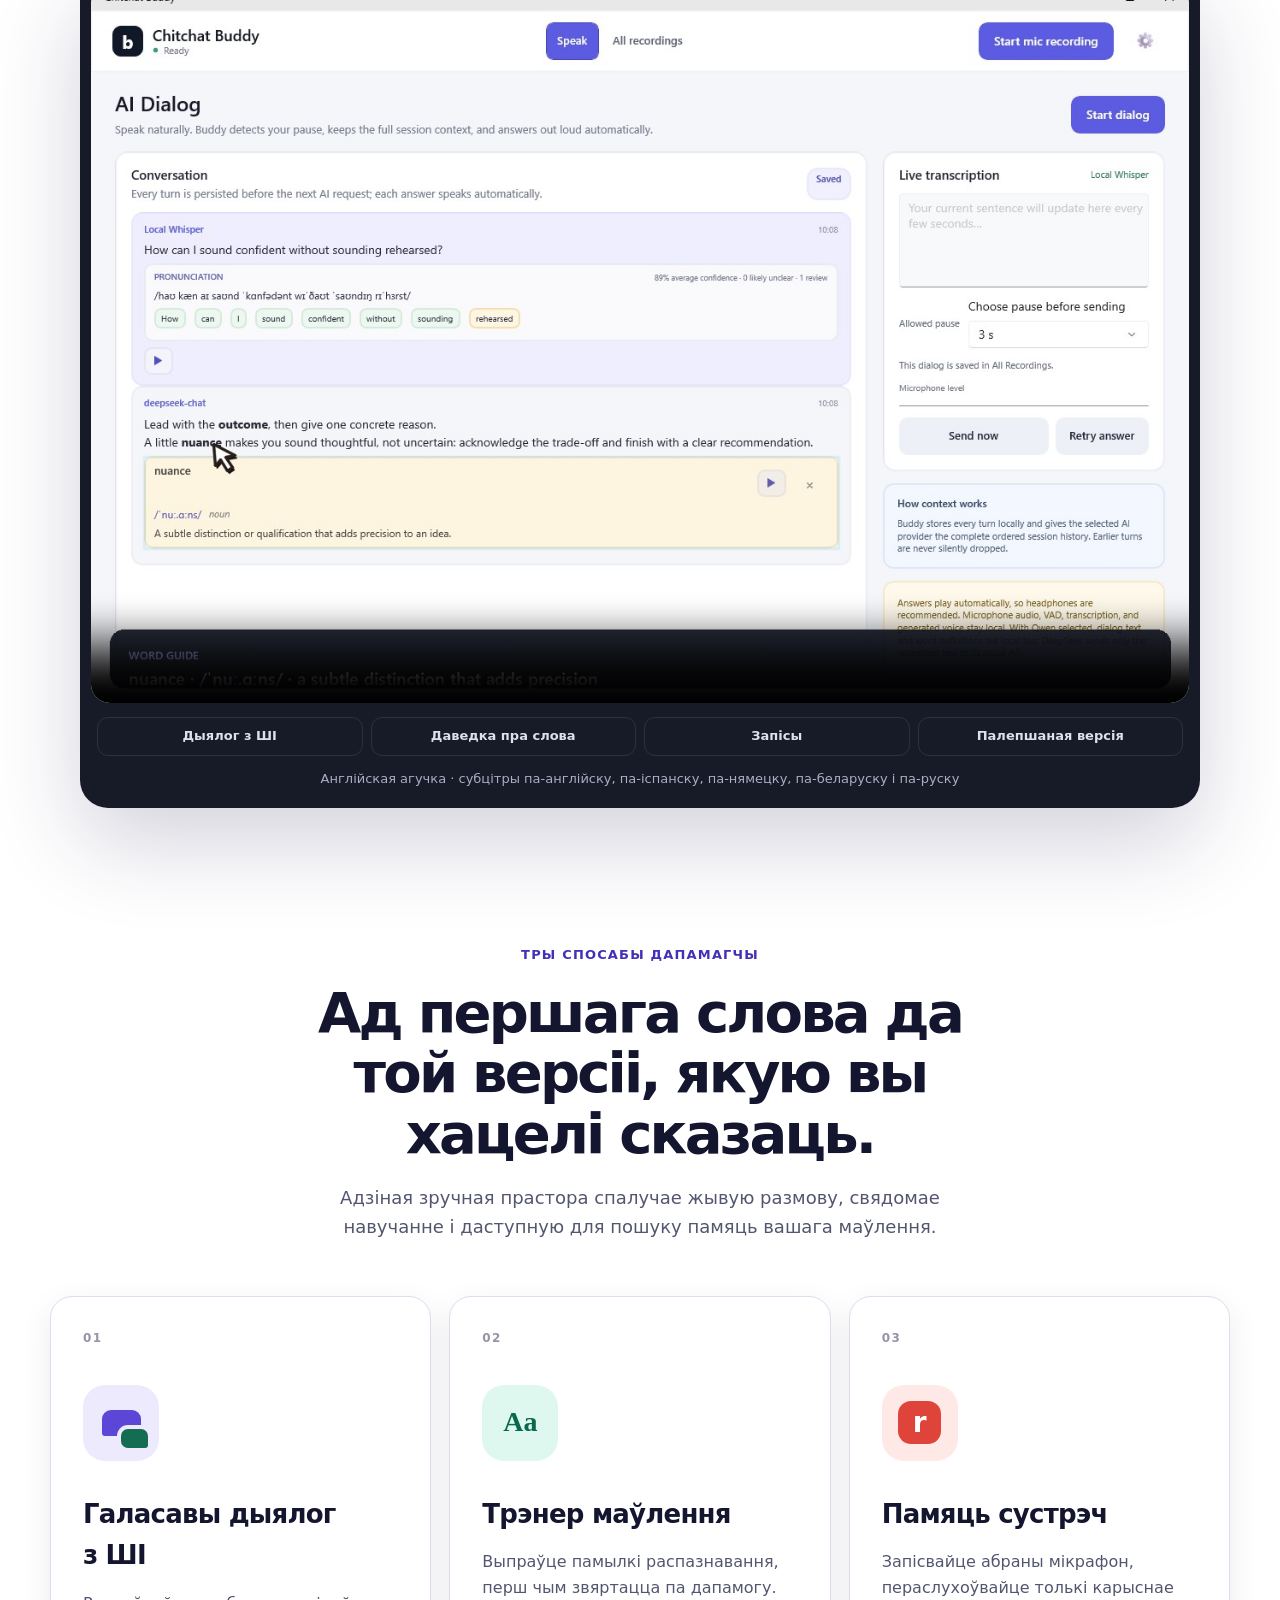
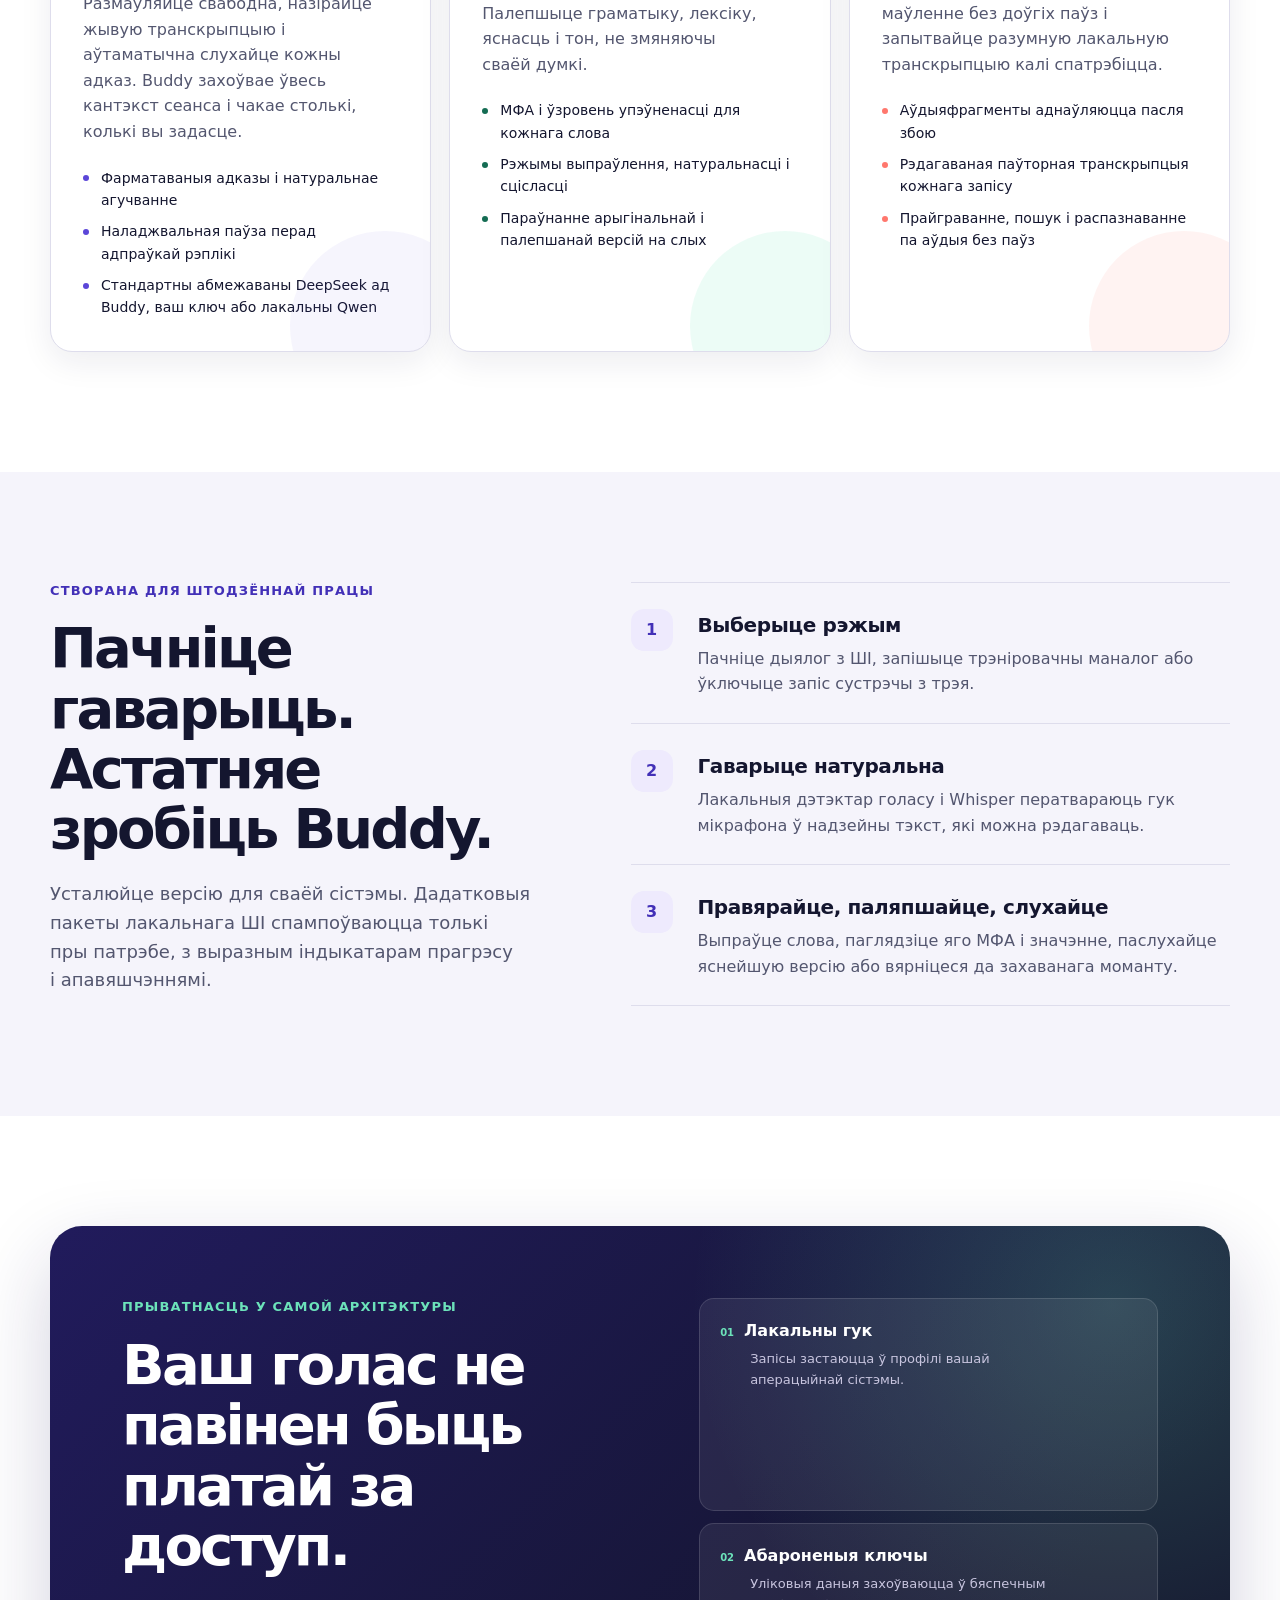
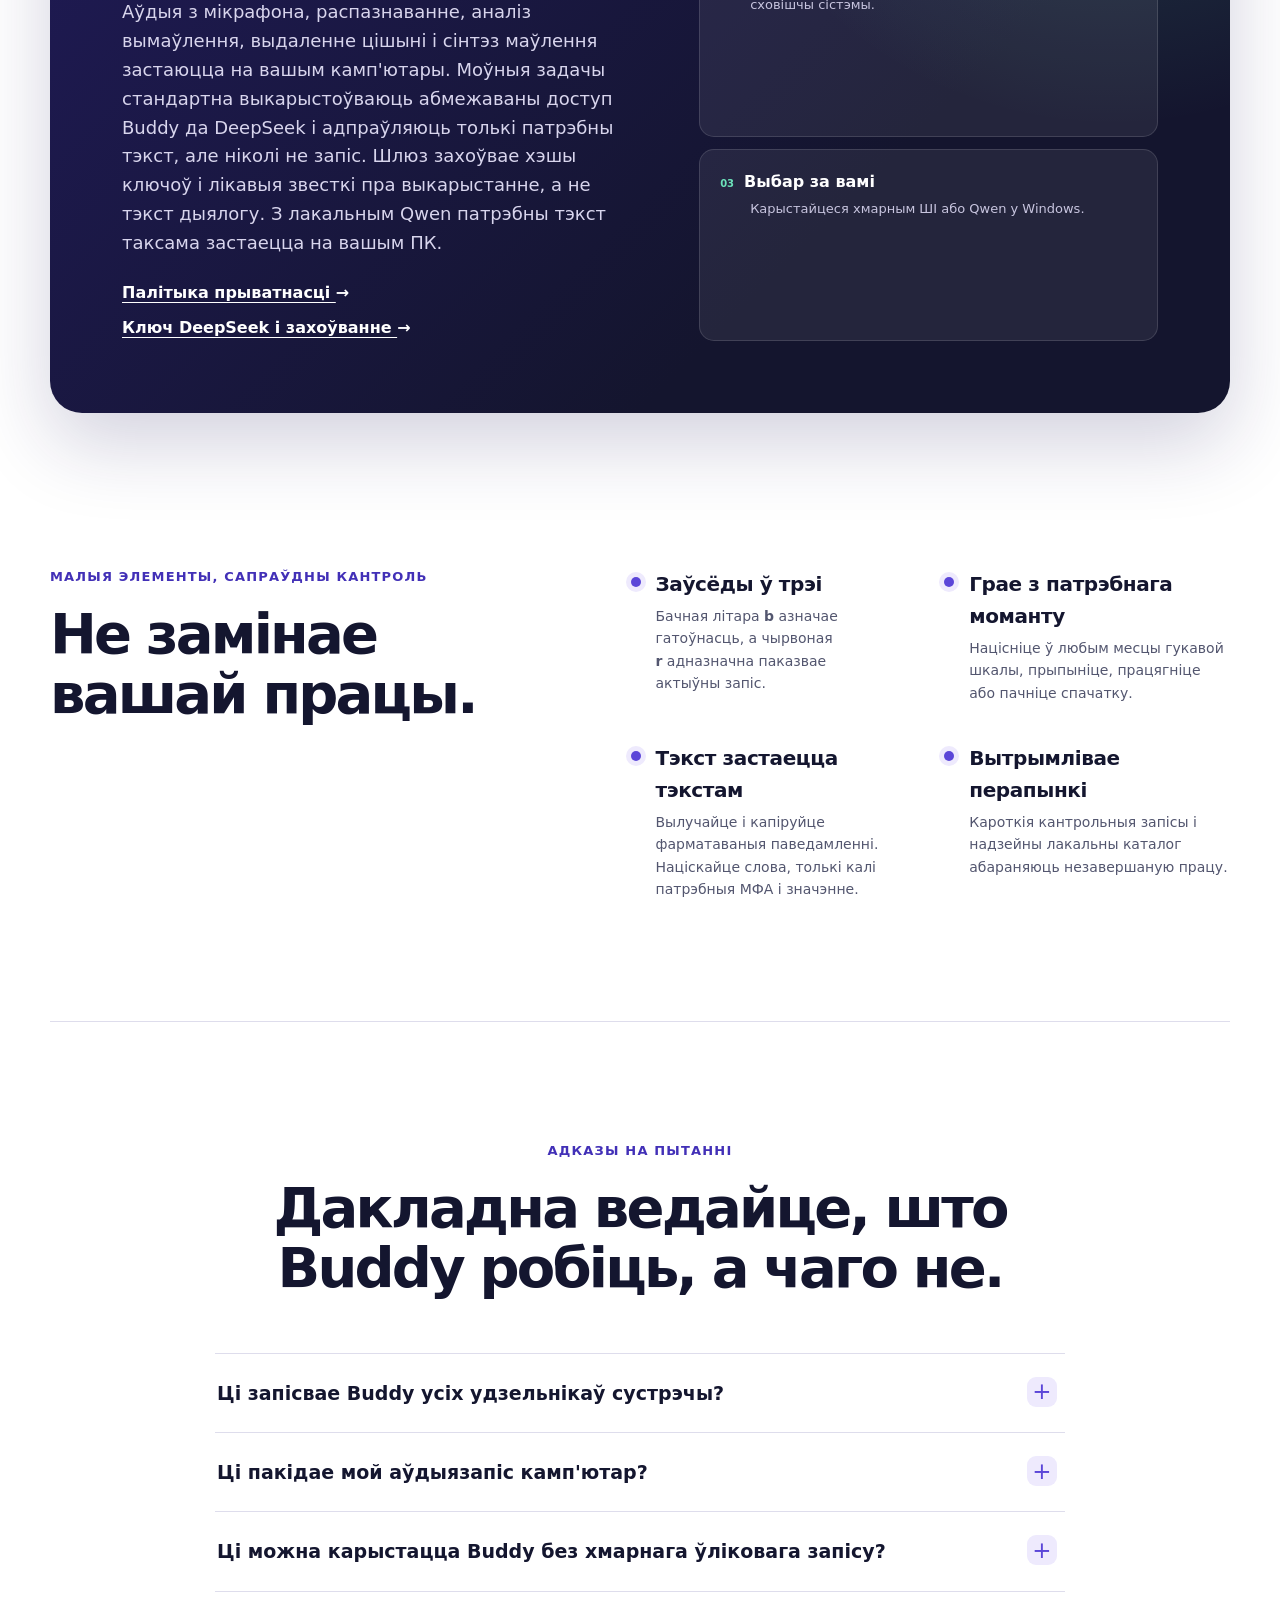
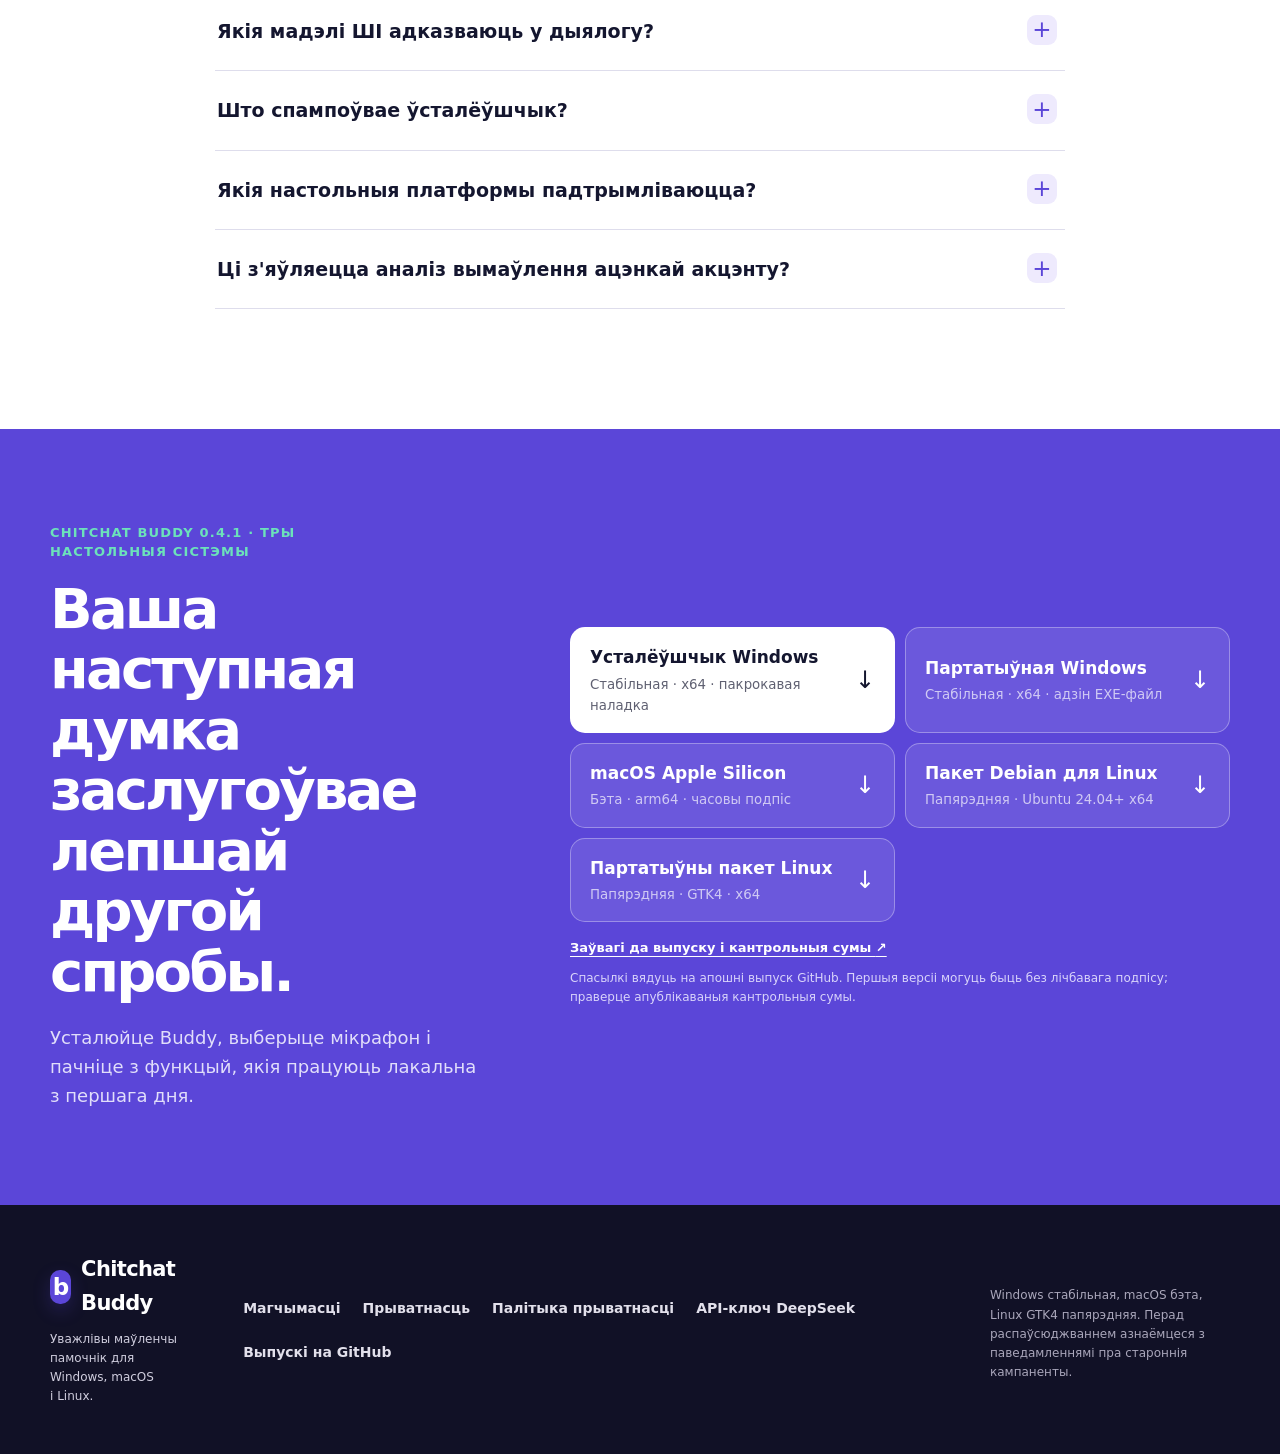
<file: site/be/index.html>
<!DOCTYPE html>
<html lang="be">
<head>
  <meta charset="utf-8">
  <meta name="viewport" content="width=device-width, initial-scale=1">
  <title>Chitchat Buddy — прыватны маўленчы ШІ-памочнік для камп'ютара</title>
  <meta name="description" content="Практыкуйце размовы, аналізуйце вымаўленне і манеру маўлення, удасканальвайце слоўнік і граматыку і вучыцеся праз дыялогі з ШІ.">
  <meta name="robots" content="index, follow, max-image-preview:large">
  <meta name="theme-color" content="#5b46d8">
  <meta name="color-scheme" content="light">
  <link rel="canonical" href="__SITE_BASE_URL__/be/">
  <link rel="alternate" hreflang="en" href="__SITE_BASE_URL__/">
  <link rel="alternate" hreflang="es" href="__SITE_BASE_URL__/es/">
  <link rel="alternate" hreflang="de" href="__SITE_BASE_URL__/de/">
  <link rel="alternate" hreflang="be" href="__SITE_BASE_URL__/be/">
  <link rel="alternate" hreflang="ru" href="__SITE_BASE_URL__/ru/">
  <link rel="alternate" hreflang="x-default" href="__SITE_BASE_URL__/">
  <meta property="og:type" content="website">
  <meta property="og:site_name" content="Chitchat Buddy">
  <meta property="og:locale" content="be_BY">
  <meta property="og:title" content="Chitchat Buddy — Гаварыце лепш. Размаўляйце ўпэўнена.">
  <meta property="og:description" content="Практыкуйце размовы, аналізуйце сваё маўленне, удасканальвайце слоўнік і граматыку і вучыцеся праз кантэкстныя дыялогі з ШІ.">
  <meta property="og:url" content="__SITE_BASE_URL__/be/">
  <meta property="og:image" content="__SITE_BASE_URL__/og.png">
  <meta property="og:image:width" content="1200">
  <meta property="og:image:height" content="630">
  <meta property="og:image:alt" content="Buddy з галасавым дыялогам і гукавой хваляй">
  <meta name="twitter:card" content="summary_large_image">
  <meta name="twitter:title" content="Chitchat Buddy — прыватны маўленчы памочнік для камп'ютара">
  <meta name="twitter:description" content="Практыкуйце размовы, аналізуйце сваё маўленне і набывайце ўпэўненасць з лакальнай апрацоўкай і кантэкстным ШІ.">
  <meta name="twitter:image" content="__SITE_BASE_URL__/og.png">
  <link rel="icon" type="image/png" sizes="32x32" href="../favicon-32.png">
  <link rel="apple-touch-icon" sizes="180x180" href="../apple-touch-icon.png">
  <link rel="manifest" href="../site.webmanifest">
  <link rel="stylesheet" href="../styles.css">
  <script type="application/ld+json">
  {
    "@context": "https://schema.org",
    "@type": "SoftwareApplication",
    "name": "Chitchat Buddy",
    "alternateName": "Buddy",
    "description": "Прыватны настольны памочнік для практыкі размоў, аналізу маўлення, удасканалення слоўніка і граматыкі і навучання праз дыялогі з ШІ.",
    "url": "__SITE_BASE_URL__/be/",
    "downloadUrl": "https://github.com/__BUDDY_REPOSITORY__/releases/latest/download/Buddy-Setup.exe",
    "applicationCategory": "ProductivityApplication",
    "operatingSystem": ["Windows 10/11 x64", "macOS 13+", "Ubuntu 24.04+ x64"],
    "softwareVersion": "0.4.1",
    "isAccessibleForFree": true,
    "inLanguage": "be",
    "offers": {"@type": "Offer", "price": "0", "priceCurrency": "USD"},
    "featureList": ["Лакальны запіс мікрафона", "Прайграванне без доўгіх паўз", "Жывая транскрыпцыя маўлення", "Падказкі па вымаўленні з МФА", "Рэдагавальнае ўдасканаленне граматыкі і лексікі", "Галасавы дыялог з ШІ і захаваным кантэкстам", "Лакальны сінтэз маўлення"]
  }
  </script>
  <script type="application/ld+json">
  {
    "@context": "https://schema.org",
    "@type": "VideoObject",
    "name": "Поўны агляд Chitchat Buddy",
    "description": "Рэальная сесія Buddy з кантэкстным дыялогам з ШІ, вымаўленнем і значэннем слова, прайграваннем без доўгіх паўз, пошукам па хвалі і больш ясным маналогам.",
    "thumbnailUrl": "__SITE_BASE_URL__/video/buddy-walkthrough-poster.jpg",
    "contentUrl": "__SITE_BASE_URL__/video/buddy-walkthrough.mp4",
    "embedUrl": "__SITE_BASE_URL__/be/#demo",
    "uploadDate": "2026-08-12",
    "duration": "PT58S",
    "inLanguage": "en"
  }
  </script>
  <script type="application/ld+json">
  {
    "@context": "https://schema.org",
    "@type": "FAQPage",
    "mainEntity": [
      {"@type": "Question", "name": "Ці запісвае Buddy усіх удзельнікаў сустрэчы?", "acceptedAnswer": {"@type": "Answer", "text": "Не. Buddy запісвае абраны вамі мікрафон і прызначаны для захавання вашых уласных рэплік, а не галасоў аддаленых удзельнікаў ці сістэмнага гуку."}},
      {"@type": "Question", "name": "Ці пакідае мой аўдыязапіс камп'ютар?", "acceptedAnswer": {"@type": "Answer", "text": "Не. Запіс, распазнаванне, аналіз вымаўлення і сінтэз маўлення адбываюцца лакальна. Моўныя задачы стандартна выкарыстоўваюць абмежаваны доступ Buddy да DeepSeek і адпраўляюць толькі патрэбны тэкст; лакальны Qwen пакідае і гэты тэкст на вашым ПК."}},
      {"@type": "Question", "name": "Ці працуе Buddy без інтэрнэту?", "acceptedAnswer": {"@type": "Answer", "text": "Так. Пасля ўсталявання дадатковых лакальных мадэляў запіс, транскрыпцыя, удасканаленне тэксту праз Qwen і агучванне працуюць без хмарнага ўліковага запісу."}},
      {"@type": "Question", "name": "Якія мадэлі ШІ адказваюць у дыялогу?", "acceptedAnswer": {"@type": "Answer", "text": "Buddy Trial і прамы DeepSeek выкарыстоўваюць DeepSeek V4 Flash у воблаку. Пробны доступ абмежаваны 1 000 адказамі або 1 000 000 токенаў; прамы доступ выкарыстоўвае ваш API-ключ DeepSeek і аплату ўліковага запісу. У Windows дадатковы Qwen 3.6 27B працуе лакальна з паскарэннем DFlash і пакідае тэкст дыялогу на вашым камп'ютары."}}
    ]
  }
  </script>
</head>
<body data-locale="be" data-root="..">
  <a class="skip-link" href="#main">Перайсці да асноўнага зместу</a>
  <header class="site-header">
    <div class="nav-shell">
      <a class="brand" href="../" aria-label="Галоўная старонка Chitchat Buddy"><span class="brand-mark" aria-hidden="true">b</span><span>Chitchat Buddy</span></a>
      <nav class="main-nav" aria-label="Асноўная навігацыя"><a href="#demo">Дэма</a><a href="#features">Магчымасці</a><a href="#how-it-works">Як гэта працуе</a><a href="#privacy">Прыватнасць</a><a href="#faq">Пытанні</a></nav>
      <div class="nav-actions">
        <label class="language-label" for="language-select">Мова</label>
        <select id="language-select" class="language-select" aria-label="Выбраць мову"><option value="en">English</option><option value="es">Español</option><option value="de">Deutsch</option><option value="be" selected>Беларуская</option><option value="ru">Русский</option></select>
        <a class="button button-small" href="#download">Спампаваць</a>
      </div>
    </div>
    <noscript><nav class="noscript-languages" aria-label="Мовы"><strong>Мова:</strong> <a href="../">English</a> · <a href="../es/">Español</a> · <a href="../de/">Deutsch</a> · <a href="../be/">Беларуская</a> · <a href="../ru/">Русский</a></nav></noscript>
  </header>

  <main id="main">
    <section class="hero section-shell">
      <div class="hero-copy">
        <p class="eyebrow"><span class="status-dot" aria-hidden="true"></span> Windows стабільная · macOS бэта · Linux папярэдняя</p>
        <h1>Гаварыце лепш.<br><span>Размаўляйце ўпэўнена.</span></h1>
        <p class="hero-lede">Buddy дапамагае практыкаваць размовы, аналізаваць вымаўленне і манеру маўлення, удасканальваць слоўнікавы запас і граматыку і вучыцца праз галасавыя дыялогі з ШІ, якія захоўваюць кантэкст, — пры гэтым гук мікрафона і асноўная апрацоўка маўлення застаюцца на вашым ПК.</p>
        <div class="hero-actions"><a class="button button-primary" data-download-asset="Buddy-Setup.exe" aria-describedby="release-note" href="https://github.com/__BUDDY_REPOSITORY__/releases/latest/download/Buddy-Setup.exe">Усталёўшчык Windows</a><a class="button button-secondary" href="#download">Іншыя платформы</a></div>
        <p class="release-status" id="release-status" aria-live="polite">Windows стабільная · macOS бэта · Linux папярэдняя</p>
        <ul class="hero-trust" aria-label="Асноўныя перавагі"><li><span aria-hidden="true">✓</span> Асноўныя функцыі без рэгістрацыі</li><li><span aria-hidden="true">✓</span> Лакальная апрацоўка гуку</li><li><span aria-hidden="true">✓</span> Аднаўляльныя запісы</li></ul>
      </div>
      <div class="product-preview">
        <div class="preview-glow" aria-hidden="true"></div>
        <section class="screenshot-carousel" data-carousel tabindex="0" aria-roledescription="carousel" aria-label="Агляд магчымасцяў Buddy">
          <div class="carousel-viewport">
            <figure class="carousel-slide is-active" data-carousel-slide role="group" aria-roledescription="slide" aria-label="1 з 4">
              <div class="screenshot-image screenshot-watermark-mask"><img src="../screenshots/00-welcome-setup.png" width="1284" height="842" alt="Экран вітання Chitchat Buddy з рэдагуемымі палямі мовы інтэрфейсу, мовы размовы, пастаўшчыка ШІ і пробнага кода" fetchpriority="high"></div>
              <figcaption><span class="carousel-kicker">Наладка</span><strong>Наладзьце Buddy пад сябе</strong><span>Абярыце мову інтэрфейсу, мову размовы і пастаўшчыка ШІ да пачатку спампоўвання.</span></figcaption>
            </figure>
            <figure class="carousel-slide" data-carousel-slide role="group" aria-roledescription="slide" aria-label="2 з 4" hidden>
              <img src="../screenshots/01-choose-mode.png" width="1284" height="842" alt="Экран Buddy з вялікімі панэлямі выбару дыялогу з ШІ і маналогу" loading="lazy">
              <figcaption><span class="carousel-kicker">Выбар</span><strong>Абярыце фармат практыкі</strong><span>Пачніце працяглы дыялог з ШІ або папрацуйце над асобным маналогам.</span></figcaption>
            </figure>
            <figure class="carousel-slide" data-carousel-slide role="group" aria-roledescription="slide" aria-label="3 з 4" hidden>
              <img src="../screenshots/02-dialog-word-guide.png" width="1284" height="842" alt="Кароткі дыялог па-англійску з ацэнкай вымаўлення і выбраным словам nuance, для якога паказаны транскрыпцыя і значэнне" loading="lazy">
              <figcaption><span class="carousel-kicker">Дыялог</span><strong>Гаварыце, разумейце, працягвайце</strong><span>Жывы дыялог па-англійску, вымаўленне і значэнне слова па запыце — у адным месцы.</span></figcaption>
            </figure>
            <figure class="carousel-slide" data-carousel-slide role="group" aria-roledescription="slide" aria-label="4 з 4" hidden>
              <img src="../screenshots/03-monologue-improvement.png" width="1284" height="842" alt="Трэнер маналогу Buddy з рэдагуемым зыходным тэкстам і больш яснай палепшанай версіяй" loading="lazy">
              <figcaption><span class="carousel-kicker">Маналог</span><strong>Скажыце ясней</strong><span>Адрэдагуйце расшыфроўку, праверце вымаўленне і параўнайце сваю фразу з палепшанай версіяй.</span></figcaption>
            </figure>
          </div>
          <div class="carousel-controls">
            <button class="carousel-arrow" type="button" data-carousel-prev aria-label="Папярэдні здымак"><span aria-hidden="true">←</span></button>
            <div class="carousel-dots" role="group" aria-label="Абраць здымак">
              <button class="carousel-dot is-active" type="button" data-carousel-index="0" aria-label="Паказаць экран наладкі" aria-current="true"></button>
              <button class="carousel-dot" type="button" data-carousel-index="1" aria-label="Паказаць выбар дыялогу або маналогу"></button>
              <button class="carousel-dot" type="button" data-carousel-index="2" aria-label="Паказаць англійскі дыялог і даведку пра слова"></button>
              <button class="carousel-dot" type="button" data-carousel-index="3" aria-label="Паказаць палепшаны маналог"></button>
            </div>
            <span class="carousel-count" aria-live="polite"><span data-carousel-current>1</span><span aria-hidden="true"> / </span>4</span>
            <button class="carousel-arrow" type="button" data-carousel-next aria-label="Наступны здымак"><span aria-hidden="true">→</span></button>
          </div>
        </section>
      </div>
    </section>

    <section class="proof-strip" aria-label="Магчымасці Buddy"><div class="section-shell proof-grid"><div><strong>Лакальна</strong><span>распазнаванне Whisper</span></div><div><strong>Рэдагуецца</strong><span>транскрыпты і версіі</span></div><div><strong>Захоўваецца</strong><span>запісы і дыялогі</span></div><div><strong>Натуральна</strong><span>лакальнае агучванне</span></div></div></section>

    <section class="demo-section section-shell" id="demo">
      <div class="section-heading"><p class="eyebrow">Buddy у дзеянні</p><h2>Поўны цыкл маўлення менш чым за хвіліну.</h2><p>Паглядзіце рэальную сесію Buddy: дыялог, вымаўленне і значэнне слова па запыце, прайграванне без доўгіх паўз і палепшаны маналог.</p></div>
      <div class="demo-video-shell">
        <video controls preload="metadata" playsinline width="1284" height="842" poster="../video/buddy-walkthrough-poster.jpg" aria-label="Агляд Chitchat Buddy">
          <source src="../video/buddy-walkthrough.mp4" type="video/mp4">
          <track kind="captions" srclang="en" label="English" src="../video/buddy-walkthrough.en.vtt">
          <track kind="subtitles" srclang="es" label="Español" src="../video/buddy-walkthrough.es.vtt">
          <track kind="subtitles" srclang="de" label="Deutsch" src="../video/buddy-walkthrough.de.vtt">
          <track kind="subtitles" srclang="be" label="Беларуская" src="../video/buddy-walkthrough.be.vtt" default>
          <track kind="subtitles" srclang="ru" label="Русский" src="../video/buddy-walkthrough.ru.vtt">
          Ваш браўзер не можа прайграць гэта відэа. <a href="../video/buddy-walkthrough.mp4">Спампаваць агляд</a>.
        </video>
        <div class="demo-chapters" aria-label="Раздзелы агляду"><span>Дыялог з ШІ</span><span>Даведка пра слова</span><span>Запісы</span><span>Палепшаная версія</span></div>
        <p class="demo-language-note">Англійская агучка · субцітры па-англійску, па-іспанску, па-нямецку, па-беларуску і па-руску</p>
      </div>
    </section>

    <section class="features-section section-shell" id="features">
      <div class="section-heading"><p class="eyebrow">Тры спосабы дапамагчы</p><h2>Ад першага слова да той версіі, якую вы хацелі сказаць.</h2><p>Адзіная зручная прастора спалучае жывую размову, свядомае навучанне і даступную для пошуку памяць вашага маўлення.</p></div>
      <div class="feature-grid">
        <article class="feature-card feature-dialog"><div class="feature-number">01</div><div class="feature-icon icon-dialog" aria-hidden="true"><span></span><span></span></div><h3>Галасавы дыялог з ШІ</h3><p>Размаўляйце свабодна, назірайце жывую транскрыпцыю і аўтаматычна слухайце кожны адказ. Buddy захоўвае ўвесь кантэкст сеанса і чакае столькі, колькі вы задасце.</p><ul><li>Фарматаваныя адказы і натуральнае агучванне</li><li>Наладжвальная паўза перад адпраўкай рэплікі</li><li>Стандартны абмежаваны DeepSeek ад Buddy, ваш ключ або лакальны Qwen</li></ul></article>
        <article class="feature-card feature-coach"><div class="feature-number">02</div><div class="feature-icon icon-coach" aria-hidden="true"><span>Aa</span></div><h3>Трэнер маўлення</h3><p>Выпраўце памылкі распазнавання, перш чым звяртацца па дапамогу. Палепшыце граматыку, лексіку, яснасць і тон, не змяняючы сваёй думкі.</p><ul><li>МФА і ўзровень упэўненасці для кожнага слова</li><li>Рэжымы выпраўлення, натуральнасці і сцісласці</li><li>Параўнанне арыгінальнай і палепшанай версій на слых</li></ul></article>
        <article class="feature-card feature-record"><div class="feature-number">03</div><div class="feature-icon icon-record" aria-hidden="true"><span>r</span></div><h3>Памяць сустрэч</h3><p>Запісвайце абраны мікрафон, пераслухоўвайце толькі карыснае маўленне без доўгіх паўз і запытвайце разумную лакальную транскрыпцыю калі спатрэбіцца.</p><ul><li>Аўдыяфрагменты аднаўляюцца пасля збою</li><li>Рэдагаваная паўторная транскрыпцыя кожнага запісу</li><li>Прайграванне, пошук і распазнаванне па аўдыя без паўз</li></ul></article>
      </div>
    </section>

    <section class="how-section" id="how-it-works"><div class="section-shell how-layout">
      <div class="section-heading left-heading"><p class="eyebrow">Створана для штодзённай працы</p><h2>Пачніце гаварыць.<br>Астатняе зробіць Buddy.</h2><p>Усталюйце версію для сваёй сістэмы. Дадатковыя пакеты лакальнага ШІ спампоўваюцца толькі пры патрэбе, з выразным індыкатарам прагрэсу і апавяшчэннямі.</p></div>
      <ol class="steps-list">
        <li><span class="step-index">1</span><div><h3>Выберыце рэжым</h3><p>Пачніце дыялог з ШІ, запішыце трэніровачны маналог або ўключыце запіс сустрэчы з трэя.</p></div></li>
        <li><span class="step-index">2</span><div><h3>Гаварыце натуральна</h3><p>Лакальныя дэтэктар голасу і Whisper ператвараюць гук мікрафона ў надзейны тэкст, які можна рэдагаваць.</p></div></li>
        <li><span class="step-index">3</span><div><h3>Правярайце, паляпшайце, слухайце</h3><p>Выпраўце слова, паглядзіце яго МФА і значэнне, паслухайце яснейшую версію або вярніцеся да захаванага моманту.</p></div></li>
      </ol>
    </div></section>

    <section class="privacy-section section-shell" id="privacy"><div class="privacy-panel">
      <div class="privacy-copy"><p class="eyebrow eyebrow-light">Прыватнасць у самой архітэктуры</p><h2>Ваш голас не павінен быць платай за доступ.</h2><p>Аўдыя з мікрафона, распазнаванне, аналіз вымаўлення, выдаленне цішыні і сінтэз маўлення застаюцца на вашым камп'ютары. Моўныя задачы стандартна выкарыстоўваюць абмежаваны доступ Buddy да DeepSeek і адпраўляюць толькі патрэбны тэкст, але ніколі не запіс. Шлюз захоўвае хэшы ключоў і лікавыя звесткі пра выкарыстанне, а не тэкст дыялогу. З лакальным Qwen патрэбны тэкст таксама застаецца на вашым ПК.</p><div class="privacy-guide-links"><a href="./privacy/" class="text-link">Палітыка прыватнасці <span aria-hidden="true">→</span></a><a href="./deepseek-api-key/" class="text-link">Ключ DeepSeek і захоўванне <span aria-hidden="true">→</span></a></div></div>
      <div class="privacy-facts"><div><span class="fact-mark">01</span><strong>Лакальны гук</strong><p>Запісы застаюцца ў профілі вашай аперацыйнай сістэмы.</p></div><div><span class="fact-mark">02</span><strong>Абароненыя ключы</strong><p>Уліковыя даныя захоўваюцца ў бяспечным сховішчы сістэмы.</p></div><div><span class="fact-mark">03</span><strong>Выбар за вамі</strong><p>Карыстайцеся хмарным ШІ або Qwen у Windows.</p></div></div>
    </div></section>

    <section class="detail-section section-shell"><div class="detail-grid">
      <div class="section-heading left-heading"><p class="eyebrow">Малыя элементы, сапраўдны кантроль</p><h2>Не замінае вашай працы.</h2></div>
      <div class="detail-list">
        <article><span class="detail-dot"></span><div><h3>Заўсёды ў трэі</h3><p>Бачная літара <strong>b</strong> азначае гатоўнасць, а чырвоная <strong>r</strong> адназначна паказвае актыўны запіс.</p></div></article>
        <article><span class="detail-dot"></span><div><h3>Грае з патрэбнага моманту</h3><p>Націсніце ў любым месцы гукавой шкалы, прыпыніце, працягніце або пачніце спачатку.</p></div></article>
        <article><span class="detail-dot"></span><div><h3>Тэкст застаецца тэкстам</h3><p>Вылучайце і капіруйце фарматаваныя паведамленні. Націскайце слова, толькі калі патрэбныя МФА і значэнне.</p></div></article>
        <article><span class="detail-dot"></span><div><h3>Вытрымлівае перапынкі</h3><p>Кароткія кантрольныя запісы і надзейны лакальны каталог абараняюць незавершаную працу.</p></div></article>
      </div>
    </div></section>

    <section class="faq-section section-shell" id="faq">
      <div class="section-heading"><p class="eyebrow">Адказы на пытанні</p><h2>Дакладна ведайце, што Buddy робіць, а чаго не.</h2></div>
      <div class="faq-list">
        <details><summary>Ці запісвае Buddy усіх удзельнікаў сустрэчы?</summary><p>Не. Buddy запісвае абраны вамі мікрафон. Ён прызначаны для захавання вашых уласных рэплік, а не галасоў аддаленых удзельнікаў ці сістэмнага гуку Windows. Навушнікі даюць найлепшы вынік.</p></details>
        <details><summary>Ці пакідае мой аўдыязапіс камп'ютар?</summary><p>Не. Запіс, Whisper, аналіз вымаўлення і сінтэз маўлення выконваюцца лакальна. Стандартны абмежаваны пастаўшчык адпраўляе ў DeepSeek толькі патрэбны для задачы тэкст. Лакальны Qwen пакідае і гэты тэкст на вашым ПК.</p></details>
        <details><summary>Ці можна карыстацца Buddy без хмарнага ўліковага запісу?</summary><p>Так. Запіс, прайграванне, транскрыпцыя і лакальнае агучванне не патрабуюць яго. Выпуск утрымлівае да 1 000 адказаў або 1 000 000 токенаў абмежаванага доступу да DeepSeek — у залежнасці ад таго, які ліміт будзе дасягнуты раней. Спампуйце лакальны Qwen, каб адказы і паляпшэнні таксама заставаліся на вашым ПК.</p></details>
        <details><summary>Якія мадэлі ШІ адказваюць у дыялогу?</summary><p><strong>Buddy Trial</strong> выкарыстоўвае DeepSeek V4 Flash праз абмежаваны шлюз Buddy і дае да 1 000 адказаў або 1 000 000 токенаў. <strong>Прамы DeepSeek</strong> выкарыстоўвае тую ж воблачную мадэль з <a href="./deepseek-api-key/">вашым уласным API-ключом DeepSeek</a> і аплатай акаўнта. У Windows <strong>лакальны Qwen</strong> запускае квантаваную мадэль Qwen 3.6 27B з паскарэннем DFlash; спампоўка каля 21,5 ГБ павольнейшая, але тэкст дыялогу застаецца на вашым камп'ютары.</p></details>
        <details><summary>Што спампоўвае ўсталёўшчык?</summary><p>Сама праграма аўтаномная. Буйныя маўленчыя і лакальныя ШІ-мадэлі ўсталёўваюцца пры патрэбе, з індыкатарам прагрэсу і паведамленнем пра завяршэнне. Таму не давядзецца чакаць кампанентаў, якімі вы можаце не карыстацца.</p></details>
        <details><summary>Якія настольныя платформы падтрымліваюцца?</summary><p>Windows 10/11 x64 мае стабільную версію. Бэта-зборка для macOS 13+ працуе на Apple Silicon і пакуль выкарыстоўвае Dock. Ацэнка ўпэўненасці слоў і фанетыка па запыце там працуюць; поўны лакальны радок МФА пакуль толькі ў Windows і Linux. Ubuntu 24.04+ x64 — эксперыментальная папярэдняя версія на GTK4; значок у трэі патрабуе сумяшчальнага з StatusNotifier асяроддзя. Лакальны Qwen пакуль толькі для Windows.</p></details>
        <details><summary>Ці з'яўляецца аналіз вымаўлення ацэнкай акцэнту?</summary><p>Не. Buddy выкарыстоўвае час слоў і ўпэўненасць распазнавання, каб адзначыць месцы, якія варта праверыць. МФА — гэта падказка, а не ацэнка вашага акцэнту або асобы.</p></details>
      </div>
    </section>

    <section class="download-section" id="download"><div class="section-shell download-panel">
      <div><p class="eyebrow eyebrow-light">Chitchat Buddy 0.4.1 · тры настольныя сістэмы</p><h2>Ваша наступная думка заслугоўвае лепшай другой спробы.</h2><p>Усталюйце Buddy, выберыце мікрафон і пачніце з функцый, якія працуюць лакальна з першага дня.</p></div>
      <div class="download-options">
        <a class="download-card primary-download" data-download-asset="Buddy-Setup.exe" aria-describedby="release-note" href="https://github.com/__BUDDY_REPOSITORY__/releases/latest/download/Buddy-Setup.exe"><span class="download-copy"><strong>Усталёўшчык Windows</strong><small>Стабільная · x64 · пакрокавая наладка</small></span><span class="download-arrow" aria-hidden="true">↓</span></a>
        <a class="download-card" data-download-asset="Buddy.exe" aria-describedby="release-note" href="https://github.com/__BUDDY_REPOSITORY__/releases/latest/download/Buddy.exe"><span class="download-copy"><strong>Партатыўная Windows</strong><small>Стабільная · x64 · адзін EXE-файл</small></span><span class="download-arrow" aria-hidden="true">↓</span></a>
        <a class="download-card" data-download-asset="Buddy-macOS-arm64-beta.zip" aria-describedby="release-note" href="https://github.com/__BUDDY_REPOSITORY__/releases/latest/download/Buddy-macOS-arm64-beta.zip"><span class="download-copy"><strong>macOS Apple Silicon</strong><small>Бэта · arm64 · часовы подпіс</small></span><span class="download-arrow" aria-hidden="true">↓</span></a>
        <a class="download-card" data-download-asset="Buddy-Linux-x64-preview.deb" aria-describedby="release-note" href="https://github.com/__BUDDY_REPOSITORY__/releases/latest/download/Buddy-Linux-x64-preview.deb"><span class="download-copy"><strong>Пакет Debian для Linux</strong><small>Папярэдняя · Ubuntu 24.04+ x64</small></span><span class="download-arrow" aria-hidden="true">↓</span></a>
        <a class="download-card" data-download-asset="Buddy-Linux-x64-preview.tar.gz" aria-describedby="release-note" href="https://github.com/__BUDDY_REPOSITORY__/releases/latest/download/Buddy-Linux-x64-preview.tar.gz"><span class="download-copy"><strong>Партатыўны пакет Linux</strong><small>Папярэдняя · GTK4 · x64</small></span><span class="download-arrow" aria-hidden="true">↓</span></a>
        <a class="release-link" data-release-link href="https://github.com/__BUDDY_REPOSITORY__/releases/latest">Заўвагі да выпуску і кантрольныя сумы <span aria-hidden="true">↗</span></a>
        <p class="download-note" id="release-note" data-release-note>Спасылкі вядуць на апошні выпуск GitHub. Першыя версіі могуць быць без лічбавага подпісу; праверце апублікаваныя кантрольныя сумы.</p>
      </div>
    </div></section>
  </main>

  <footer class="site-footer"><div class="section-shell footer-grid">
    <div><a class="brand footer-brand" href="../"><span class="brand-mark" aria-hidden="true">b</span><span>Chitchat Buddy</span></a><p>Уважлівы маўленчы памочнік для Windows, macOS і Linux.</p></div>
    <div class="footer-links"><a href="#features">Магчымасці</a><a href="#privacy">Прыватнасць</a><a href="./privacy/">Палітыка прыватнасці</a><a href="./deepseek-api-key/">API-ключ DeepSeek</a><a data-release-link href="https://github.com/__BUDDY_REPOSITORY__/releases/latest">Выпускі на GitHub</a></div>
    <p class="footer-note">Windows стабільная, macOS бэта, Linux GTK4 папярэдняя. Перад распаўсюджваннем азнаёмцеся з паведамленнямі пра староннія кампаненты.</p>
  </div></footer>
  <script src="../config.js"></script><script src="../app.js"></script>
</body>
</html>
</file>
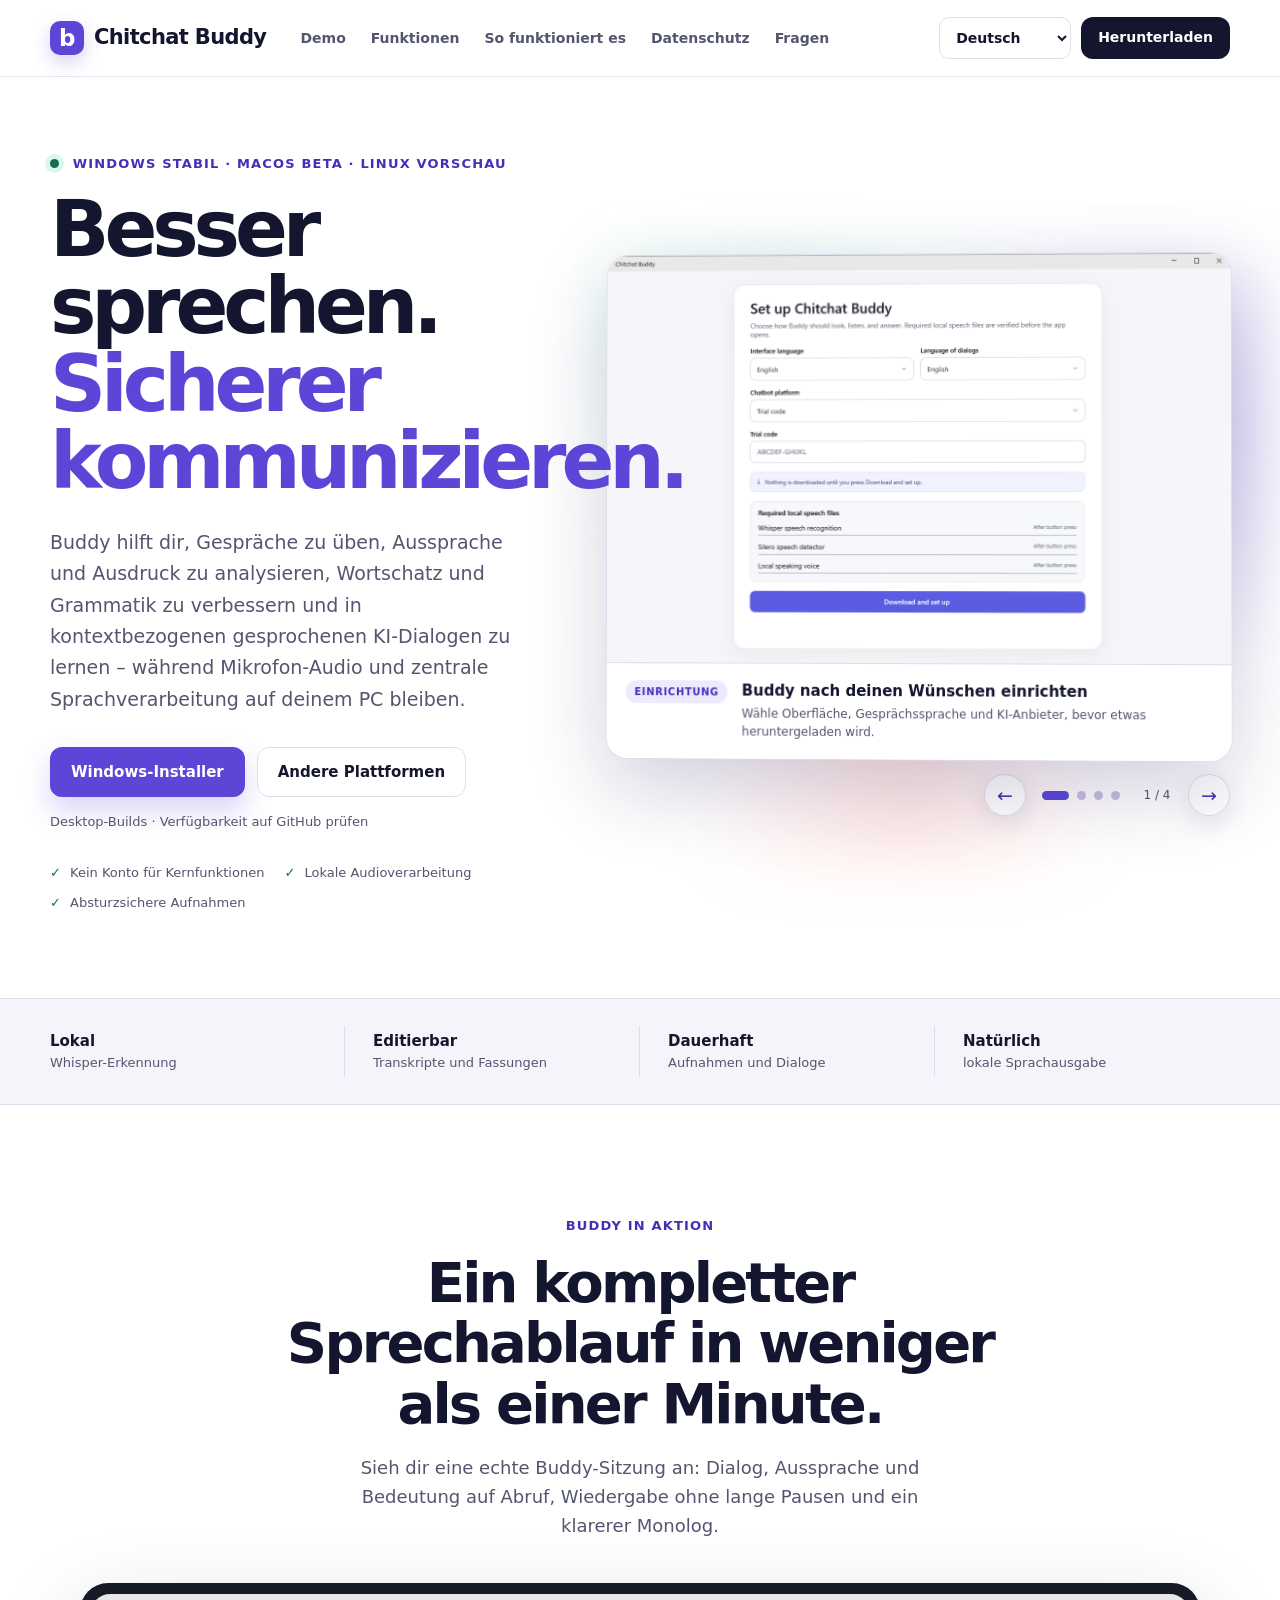
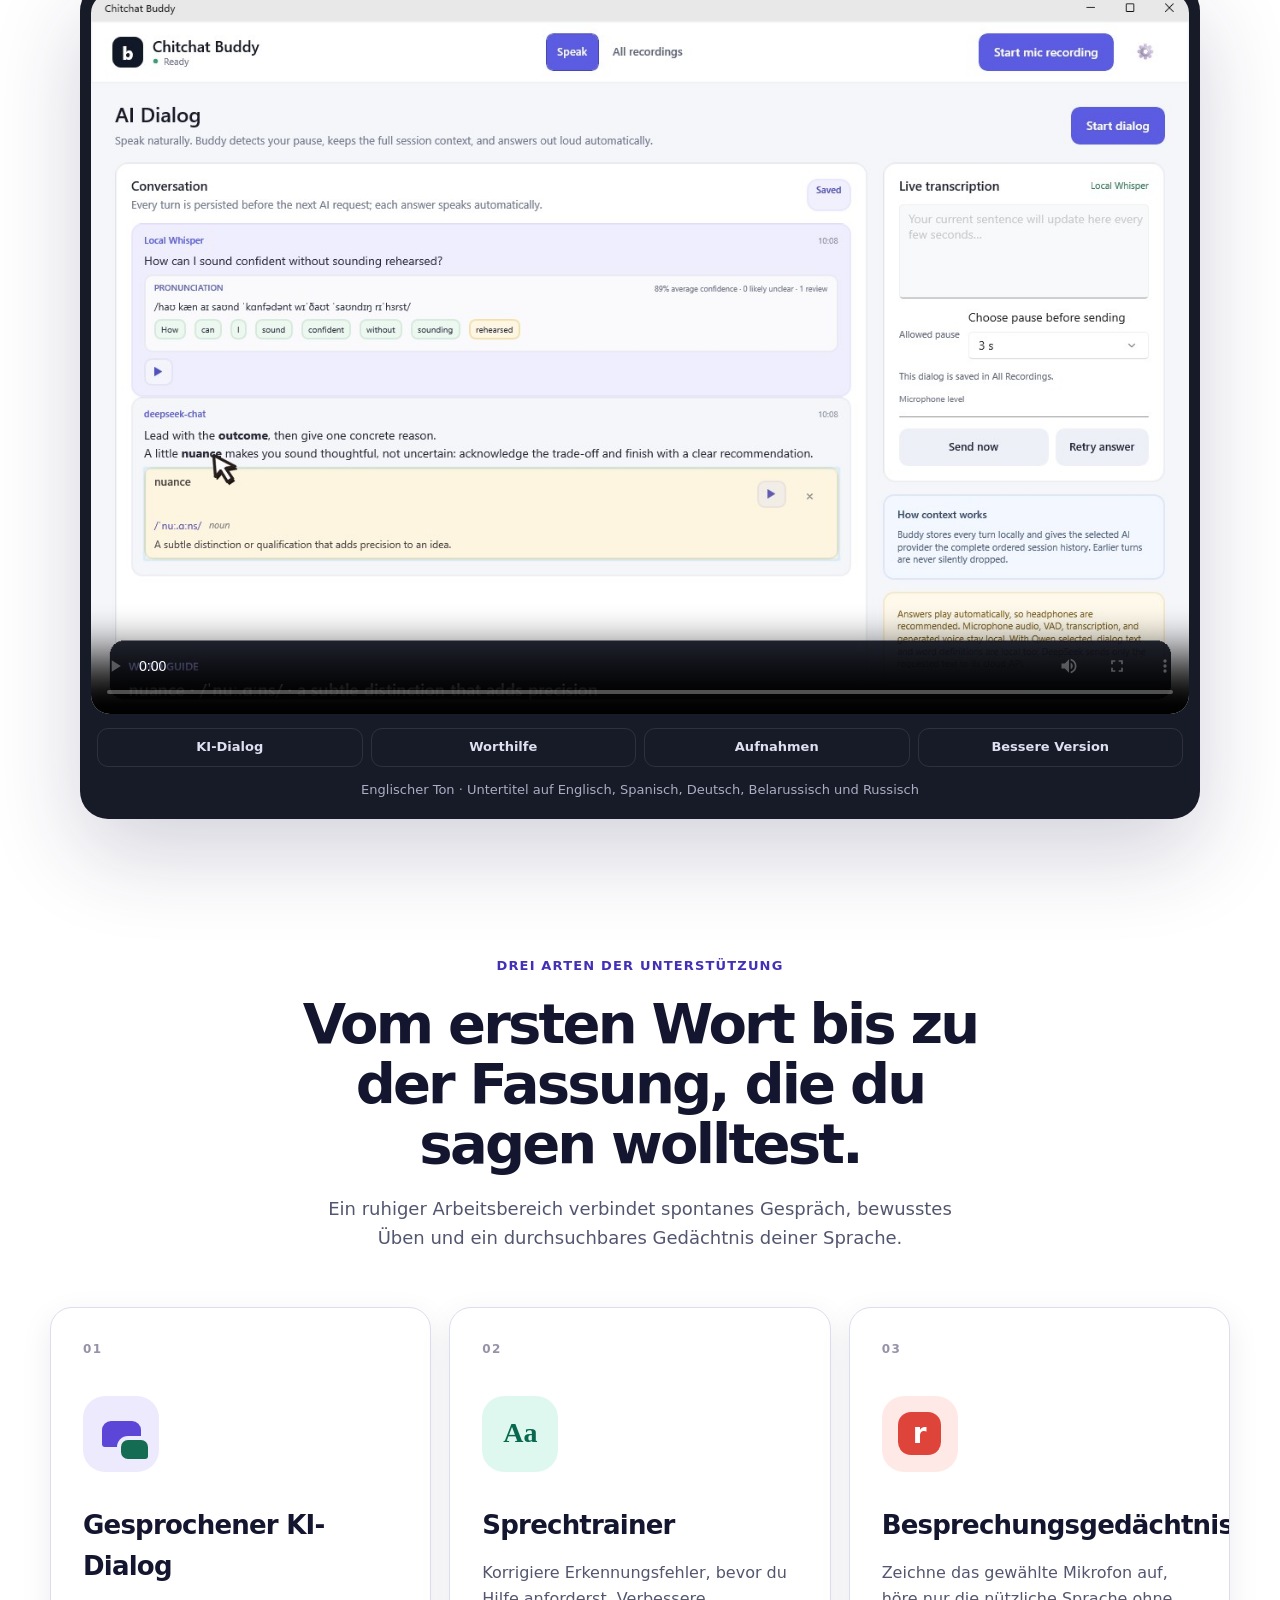
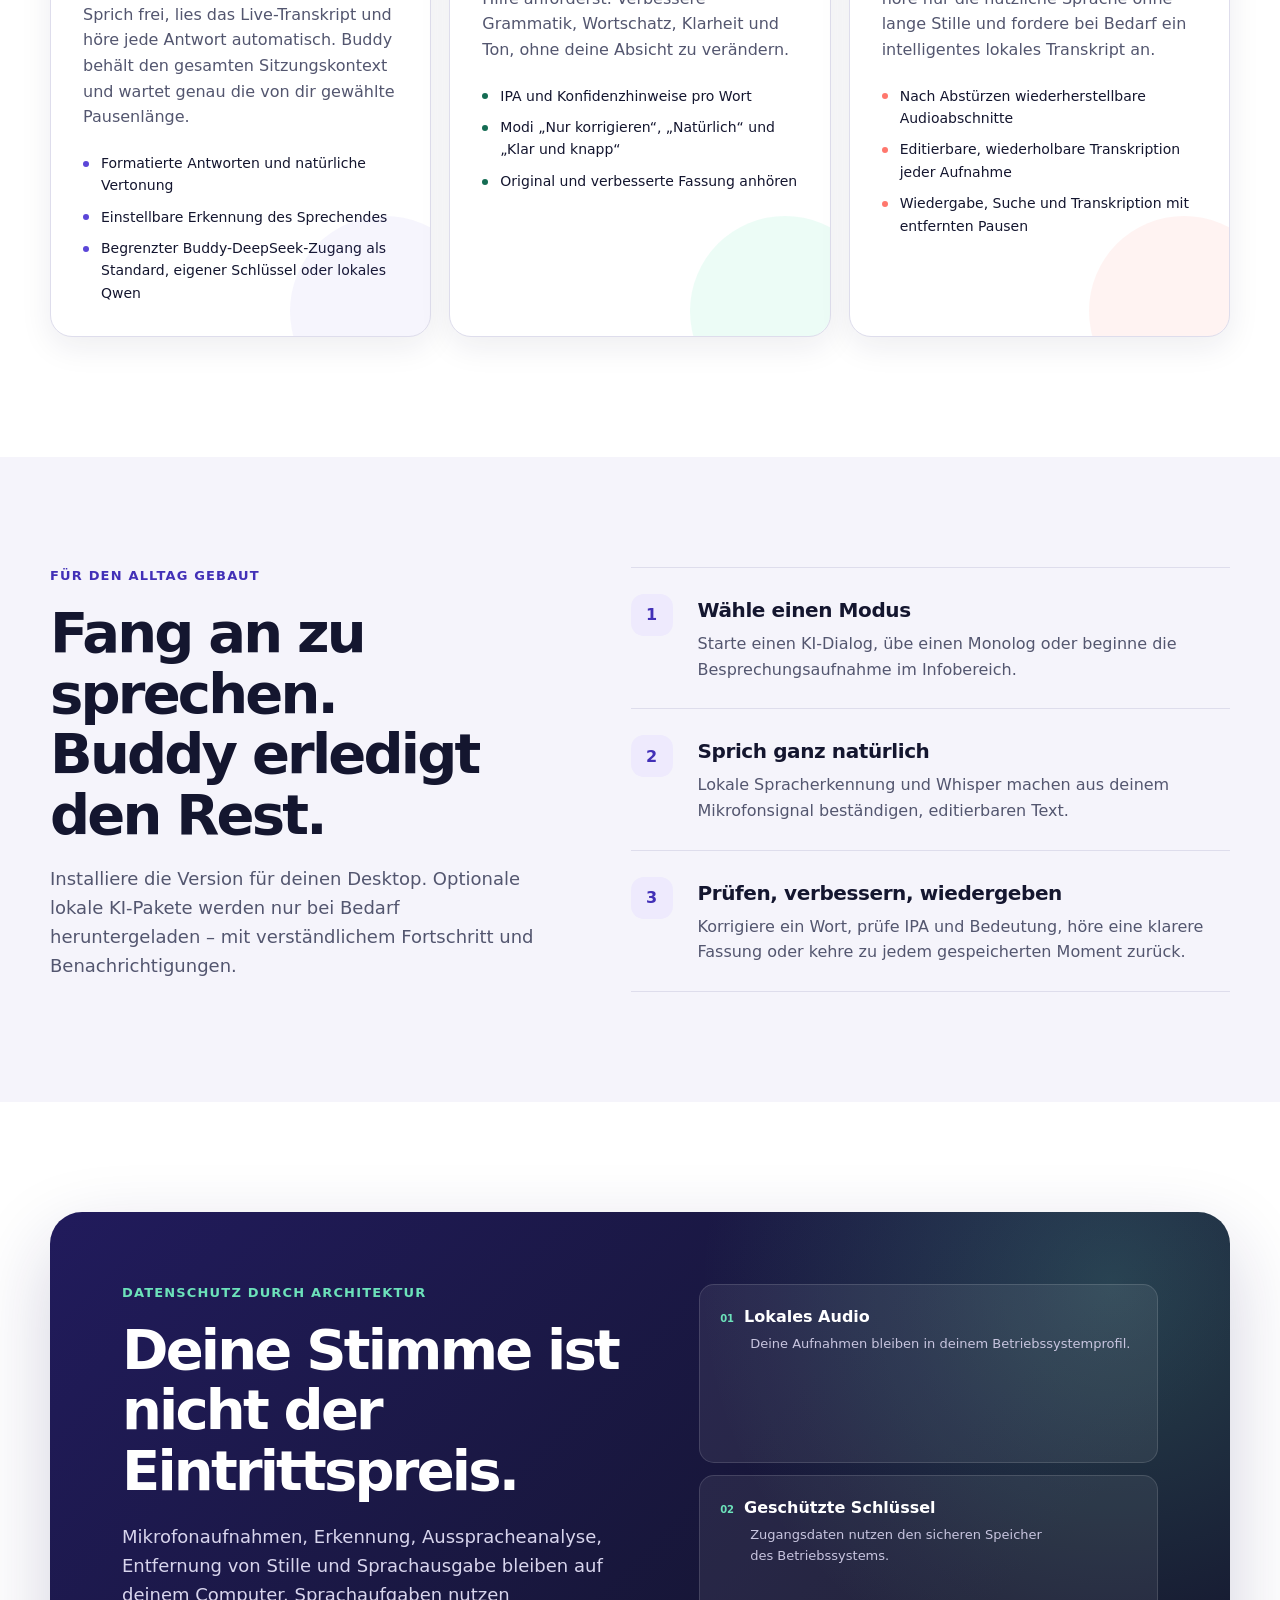
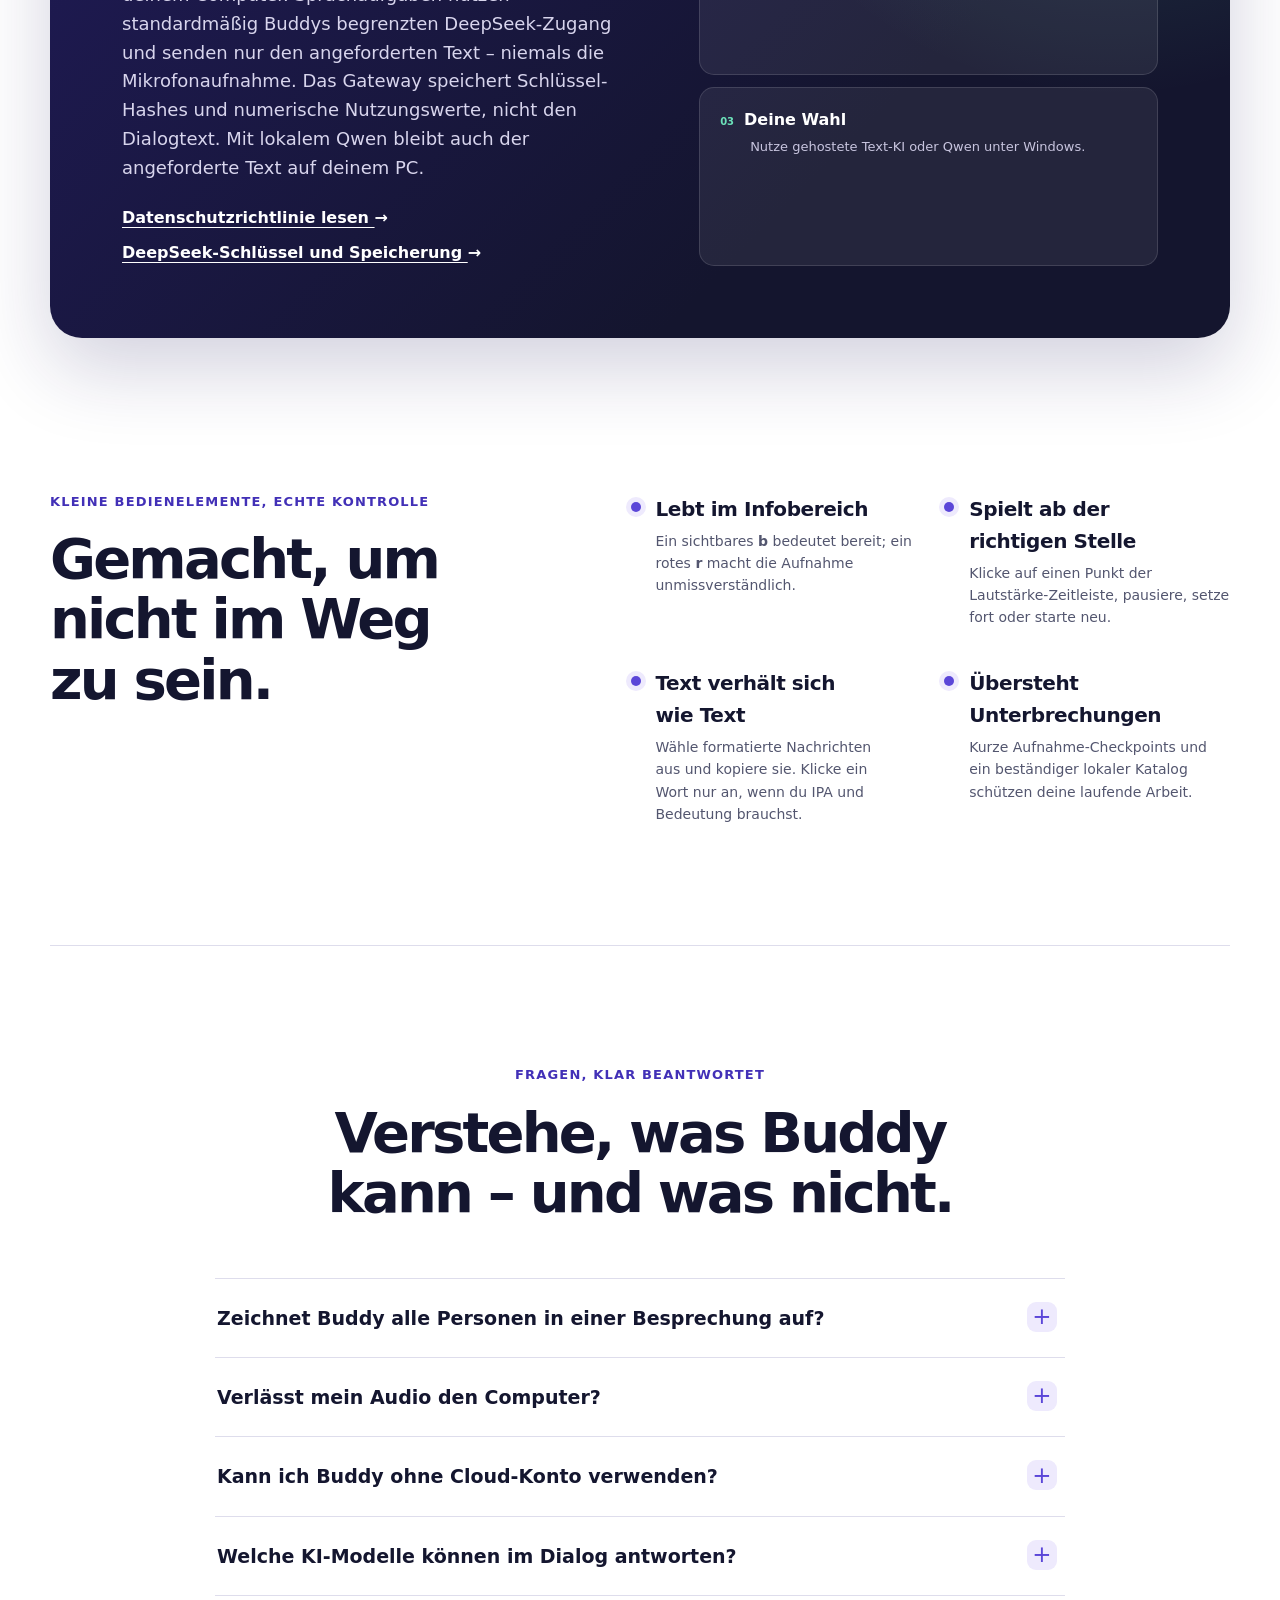
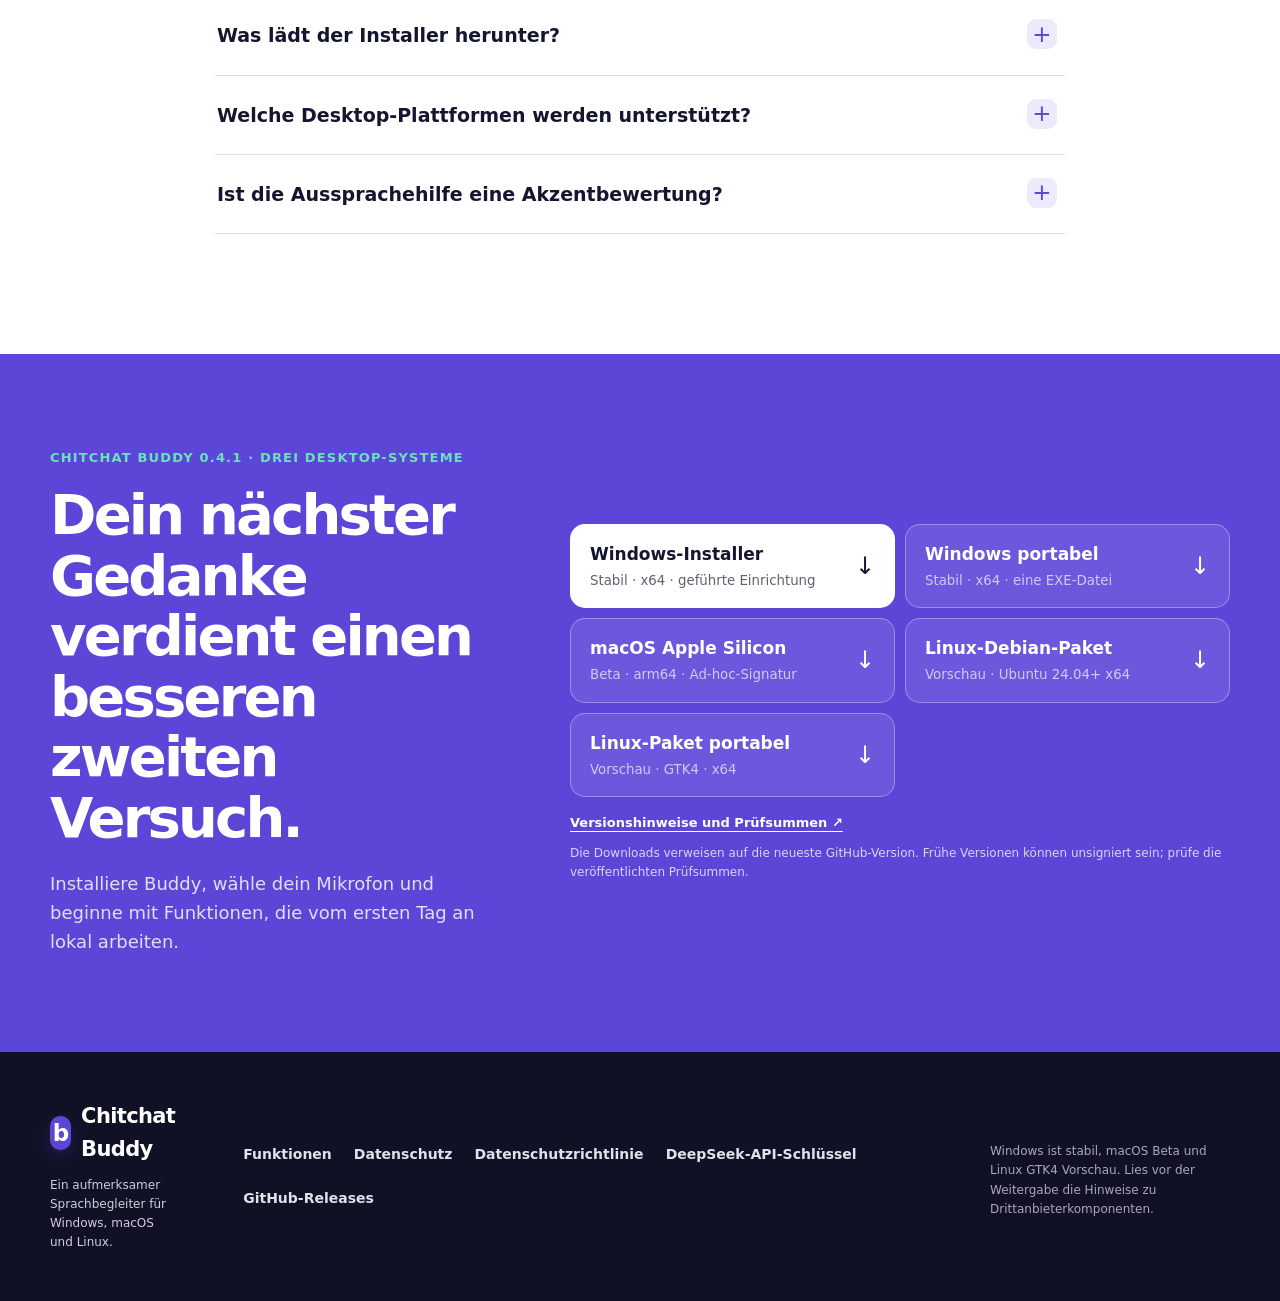
<file: site/de/index.html>
<!DOCTYPE html>
<html lang="de">
<head>
  <meta charset="utf-8">
  <meta name="viewport" content="width=device-width, initial-scale=1">
  <title>Chitchat Buddy — Privater KI-Sprachbegleiter für den Desktop</title>
  <meta name="description" content="Übe Gespräche, analysiere Aussprache und Ausdruck, verbessere Wortschatz und Grammatik und lerne in gesprochenen KI-Dialogen.">
  <meta name="robots" content="index, follow, max-image-preview:large">
  <meta name="theme-color" content="#5b46d8">
  <meta name="color-scheme" content="light">
  <link rel="canonical" href="__SITE_BASE_URL__/de/">
  <link rel="alternate" hreflang="en" href="__SITE_BASE_URL__/">
  <link rel="alternate" hreflang="es" href="__SITE_BASE_URL__/es/">
  <link rel="alternate" hreflang="de" href="__SITE_BASE_URL__/de/">
  <link rel="alternate" hreflang="be" href="__SITE_BASE_URL__/be/">
  <link rel="alternate" hreflang="ru" href="__SITE_BASE_URL__/ru/">
  <link rel="alternate" hreflang="x-default" href="__SITE_BASE_URL__/">
  <meta property="og:type" content="website">
  <meta property="og:site_name" content="Chitchat Buddy">
  <meta property="og:locale" content="de_DE">
  <meta property="og:title" content="Chitchat Buddy — Besser sprechen. Sicherer kommunizieren.">
  <meta property="og:description" content="Übe Gespräche, verstehe deine Sprechweise, verbessere Wortschatz und Grammatik und lerne in kontextbezogenen KI-Dialogen.">
  <meta property="og:url" content="__SITE_BASE_URL__/de/">
  <meta property="og:image" content="__SITE_BASE_URL__/og.png">
  <meta property="og:image:width" content="1200">
  <meta property="og:image:height" content="630">
  <meta property="og:image:alt" content="Buddy mit einem Sprachdialog und einer Audio-Wellenform">
  <meta name="twitter:card" content="summary_large_image">
  <meta name="twitter:title" content="Chitchat Buddy — Privater Sprachbegleiter für den Desktop">
  <meta name="twitter:description" content="Übe Gespräche, analysiere deine Sprechweise und gewinne Sicherheit mit lokaler Sprachverarbeitung und kontextbezogener KI.">
  <meta name="twitter:image" content="__SITE_BASE_URL__/og.png">
  <link rel="icon" type="image/png" sizes="32x32" href="../favicon-32.png">
  <link rel="apple-touch-icon" sizes="180x180" href="../apple-touch-icon.png">
  <link rel="manifest" href="../site.webmanifest">
  <link rel="stylesheet" href="../styles.css">
  <script type="application/ld+json">
  {
    "@context": "https://schema.org",
    "@type": "SoftwareApplication",
    "name": "Chitchat Buddy",
    "alternateName": "Buddy",
    "description": "Ein datenschutzfreundlicher Desktop-Begleiter zum Üben von Gesprächen, Analysieren der Sprechweise und Verbessern von Wortschatz und Grammatik.",
    "url": "__SITE_BASE_URL__/de/",
    "downloadUrl": "https://github.com/__BUDDY_REPOSITORY__/releases/latest/download/Buddy-Setup.exe",
    "applicationCategory": "ProductivityApplication",
    "operatingSystem": ["Windows 10/11 x64", "macOS 13+", "Ubuntu 24.04+ x64"],
    "softwareVersion": "0.4.1",
    "isAccessibleForFree": true,
    "inLanguage": "de",
    "offers": {"@type": "Offer", "price": "0", "priceCurrency": "USD"},
    "featureList": ["Lokale Mikrofonaufnahme", "Wiedergabe ohne lange Pausen", "Live-Spracherkennung", "Aussprachehinweise mit IPA", "Editierbare Grammatik- und Wortschatzhilfe", "Dauerhafter kontextbezogener KI-Sprachdialog", "Lokale Sprachsynthese"]
  }
  </script>
  <script type="application/ld+json">
  {
    "@context": "https://schema.org",
    "@type": "VideoObject",
    "name": "Vollständiger Rundgang durch Chitchat Buddy",
    "description": "Eine echte Buddy-Sitzung mit kontextbezogenem KI-Dialog, Aussprache und Wortbedeutung, Wiedergabe ohne lange Pausen, Suche in der Wellenform und einem klareren Monolog.",
    "thumbnailUrl": "__SITE_BASE_URL__/video/buddy-walkthrough-poster.jpg",
    "contentUrl": "__SITE_BASE_URL__/video/buddy-walkthrough.mp4",
    "embedUrl": "__SITE_BASE_URL__/de/#demo",
    "uploadDate": "2026-08-12",
    "duration": "PT58S",
    "inLanguage": "en"
  }
  </script>
  <script type="application/ld+json">
  {
    "@context": "https://schema.org",
    "@type": "FAQPage",
    "mainEntity": [
      {"@type": "Question", "name": "Zeichnet Buddy alle Personen in einer Besprechung auf?", "acceptedAnswer": {"@type": "Answer", "text": "Nein. Buddy zeichnet das ausgewählte Mikrofon auf und ist dafür gedacht, deine eigenen Beiträge zu bewahren – nicht entfernte Gesprächspartner oder Systemaudio."}},
      {"@type": "Question", "name": "Verlässt mein Audio den Computer?", "acceptedAnswer": {"@type": "Answer", "text": "Nein. Aufnahme, Erkennung, Ausspracheanalyse und Sprachausgabe laufen lokal. Sprachaufgaben nutzen standardmäßig Buddys begrenzten DeepSeek-Zugang und senden nur den angeforderten Text; lokales Qwen behält auch diesen Text auf deinem PC."}},
      {"@type": "Question", "name": "Funktioniert Buddy offline?", "acceptedAnswer": {"@type": "Answer", "text": "Ja. Nach der Installation der optionalen lokalen Modelle funktionieren Aufnahme, Transkription, Textverbesserung mit Qwen und Sprachausgabe ohne Cloud-Konto."}},
      {"@type": "Question", "name": "Welche KI-Modelle können im Dialog antworten?", "acceptedAnswer": {"@type": "Answer", "text": "Buddy Trial und direkter DeepSeek-Zugang verwenden DeepSeek V4 Flash in der Cloud. Der Testzugang ist auf 1.000 Antworten oder 1.000.000 Token begrenzt; direkter Zugang nutzt deinen eigenen DeepSeek-API-Schlüssel und dessen Abrechnung. Unter Windows läuft optional Qwen 3.6 27B lokal mit DFlash-Beschleunigung und behält Dialogtext auf deinem Computer."}}
    ]
  }
  </script>
</head>
<body data-locale="de" data-root="..">
  <a class="skip-link" href="#main">Zum Hauptinhalt springen</a>
  <header class="site-header">
    <div class="nav-shell">
      <a class="brand" href="../" aria-label="Chitchat Buddy Startseite"><span class="brand-mark" aria-hidden="true">b</span><span>Chitchat Buddy</span></a>
      <nav class="main-nav" aria-label="Hauptnavigation"><a href="#demo">Demo</a><a href="#features">Funktionen</a><a href="#how-it-works">So funktioniert es</a><a href="#privacy">Datenschutz</a><a href="#faq">Fragen</a></nav>
      <div class="nav-actions">
        <label class="language-label" for="language-select">Sprache</label>
        <select id="language-select" class="language-select" aria-label="Sprache auswählen"><option value="en">English</option><option value="es">Español</option><option value="de" selected>Deutsch</option><option value="be">Беларуская</option><option value="ru">Русский</option></select>
        <a class="button button-small" href="#download">Herunterladen</a>
      </div>
    </div>
    <noscript><nav class="noscript-languages" aria-label="Sprachen"><strong>Sprache:</strong> <a href="../">English</a> · <a href="../es/">Español</a> · <a href="../de/">Deutsch</a> · <a href="../be/">Беларуская</a> · <a href="../ru/">Русский</a></nav></noscript>
  </header>

  <main id="main">
    <section class="hero section-shell">
      <div class="hero-copy">
        <p class="eyebrow"><span class="status-dot" aria-hidden="true"></span> Windows stabil · macOS Beta · Linux Vorschau</p>
        <h1>Besser sprechen.<br><span>Sicherer kommunizieren.</span></h1>
        <p class="hero-lede">Buddy hilft dir, Gespräche zu üben, Aussprache und Ausdruck zu analysieren, Wortschatz und Grammatik zu verbessern und in kontextbezogenen gesprochenen KI-Dialogen zu lernen – während Mikrofon-Audio und zentrale Sprachverarbeitung auf deinem PC bleiben.</p>
        <div class="hero-actions"><a class="button button-primary" data-download-asset="Buddy-Setup.exe" aria-describedby="release-note" href="https://github.com/__BUDDY_REPOSITORY__/releases/latest/download/Buddy-Setup.exe">Windows-Installer</a><a class="button button-secondary" href="#download">Andere Plattformen</a></div>
        <p class="release-status" id="release-status" aria-live="polite">Windows stabil · macOS Beta · Linux Vorschau</p>
        <ul class="hero-trust" aria-label="Wichtigste Vorteile"><li><span aria-hidden="true">✓</span> Kein Konto für Kernfunktionen</li><li><span aria-hidden="true">✓</span> Lokale Audioverarbeitung</li><li><span aria-hidden="true">✓</span> Absturzsichere Aufnahmen</li></ul>
      </div>
      <div class="product-preview">
        <div class="preview-glow" aria-hidden="true"></div>
        <section class="screenshot-carousel" data-carousel tabindex="0" aria-roledescription="carousel" aria-label="Buddy-Produktübersicht">
          <div class="carousel-viewport">
            <figure class="carousel-slide is-active" data-carousel-slide role="group" aria-roledescription="slide" aria-label="1 von 4">
              <div class="screenshot-image screenshot-watermark-mask"><img src="../screenshots/00-welcome-setup.png" width="1284" height="842" alt="Chitchat-Buddy-Willkommensseite mit bearbeitbaren Feldern für Oberfläche, Gesprächssprache, KI-Anbieter und Testcode" fetchpriority="high"></div>
              <figcaption><span class="carousel-kicker">Einrichtung</span><strong>Buddy nach deinen Wünschen einrichten</strong><span>Wähle Oberfläche, Gesprächssprache und KI-Anbieter, bevor etwas heruntergeladen wird.</span></figcaption>
            </figure>
            <figure class="carousel-slide" data-carousel-slide role="group" aria-roledescription="slide" aria-label="2 von 4" hidden>
              <img src="../screenshots/01-choose-mode.png" width="1284" height="842" alt="Buddy-Bildschirm mit großen Auswahlflächen für KI-Dialog und Monolog" loading="lazy">
              <figcaption><span class="carousel-kicker">Auswahl</span><strong>Wähle deinen Übungsmodus</strong><span>Starte ein fortlaufendes KI-Gespräch oder trainiere einen gezielten Monolog.</span></figcaption>
            </figure>
            <figure class="carousel-slide" data-carousel-slide role="group" aria-roledescription="slide" aria-label="3 von 4" hidden>
              <img src="../screenshots/02-dialog-word-guide.png" width="1284" height="842" alt="Kurzer englischer Dialog mit Aussprachefeedback und ausgewähltem Wort nuance samt Lautschrift und Bedeutung" loading="lazy">
              <figcaption><span class="carousel-kicker">Dialog</span><strong>Sprechen, verstehen, weiterreden</strong><span>Englischer Live-Dialog, Aussprachehilfe und Wortbedeutung bei Bedarf an einem Ort.</span></figcaption>
            </figure>
            <figure class="carousel-slide" data-carousel-slide role="group" aria-roledescription="slide" aria-label="4 von 4" hidden>
              <img src="../screenshots/03-monologue-improvement.png" width="1284" height="842" alt="Buddy-Monologtrainer mit bearbeitbarem Originaltext und einer klareren verbesserten Version" loading="lazy">
              <figcaption><span class="carousel-kicker">Monolog</span><strong>Klarer formulieren</strong><span>Bearbeite das Transkript, prüfe die Aussprache und vergleiche deine Aussage mit einer besseren Version.</span></figcaption>
            </figure>
          </div>
          <div class="carousel-controls">
            <button class="carousel-arrow" type="button" data-carousel-prev aria-label="Vorheriger Screenshot"><span aria-hidden="true">←</span></button>
            <div class="carousel-dots" role="group" aria-label="Screenshot auswählen">
              <button class="carousel-dot is-active" type="button" data-carousel-index="0" aria-label="Einrichtungsseite anzeigen" aria-current="true"></button>
              <button class="carousel-dot" type="button" data-carousel-index="1" aria-label="Dialog- oder Monologauswahl anzeigen"></button>
              <button class="carousel-dot" type="button" data-carousel-index="2" aria-label="Englischen Dialog und Worthilfe anzeigen"></button>
              <button class="carousel-dot" type="button" data-carousel-index="3" aria-label="Verbesserten Monolog anzeigen"></button>
            </div>
            <span class="carousel-count" aria-live="polite"><span data-carousel-current>1</span><span aria-hidden="true"> / </span>4</span>
            <button class="carousel-arrow" type="button" data-carousel-next aria-label="Nächster Screenshot"><span aria-hidden="true">→</span></button>
          </div>
        </section>
      </div>
    </section>

    <section class="proof-strip" aria-label="Buddy-Funktionen"><div class="section-shell proof-grid"><div><strong>Lokal</strong><span>Whisper-Erkennung</span></div><div><strong>Editierbar</strong><span>Transkripte und Fassungen</span></div><div><strong>Dauerhaft</strong><span>Aufnahmen und Dialoge</span></div><div><strong>Natürlich</strong><span>lokale Sprachausgabe</span></div></div></section>

    <section class="demo-section section-shell" id="demo">
      <div class="section-heading"><p class="eyebrow">Buddy in Aktion</p><h2>Ein kompletter Sprechablauf in weniger als einer Minute.</h2><p>Sieh dir eine echte Buddy-Sitzung an: Dialog, Aussprache und Bedeutung auf Abruf, Wiedergabe ohne lange Pausen und ein klarerer Monolog.</p></div>
      <div class="demo-video-shell">
        <video controls preload="metadata" playsinline width="1284" height="842" poster="../video/buddy-walkthrough-poster.jpg" aria-label="Produktrundgang durch Chitchat Buddy">
          <source src="../video/buddy-walkthrough.mp4" type="video/mp4">
          <track kind="captions" srclang="en" label="English" src="../video/buddy-walkthrough.en.vtt">
          <track kind="subtitles" srclang="es" label="Español" src="../video/buddy-walkthrough.es.vtt">
          <track kind="subtitles" srclang="de" label="Deutsch" src="../video/buddy-walkthrough.de.vtt" default>
          <track kind="subtitles" srclang="be" label="Беларуская" src="../video/buddy-walkthrough.be.vtt">
          <track kind="subtitles" srclang="ru" label="Русский" src="../video/buddy-walkthrough.ru.vtt">
          Dein Browser kann dieses Video nicht abspielen. <a href="../video/buddy-walkthrough.mp4">Rundgang herunterladen</a>.
        </video>
        <div class="demo-chapters" aria-label="Kapitel des Rundgangs"><span>KI-Dialog</span><span>Worthilfe</span><span>Aufnahmen</span><span>Bessere Version</span></div>
        <p class="demo-language-note">Englischer Ton · Untertitel auf Englisch, Spanisch, Deutsch, Belarussisch und Russisch</p>
      </div>
    </section>

    <section class="features-section section-shell" id="features">
      <div class="section-heading"><p class="eyebrow">Drei Arten der Unterstützung</p><h2>Vom ersten Wort bis zu der Fassung, die du sagen wolltest.</h2><p>Ein ruhiger Arbeitsbereich verbindet spontanes Gespräch, bewusstes Üben und ein durchsuchbares Gedächtnis deiner Sprache.</p></div>
      <div class="feature-grid">
        <article class="feature-card feature-dialog"><div class="feature-number">01</div><div class="feature-icon icon-dialog" aria-hidden="true"><span></span><span></span></div><h3>Gesprochener KI-Dialog</h3><p>Sprich frei, lies das Live-Transkript und höre jede Antwort automatisch. Buddy behält den gesamten Sitzungskontext und wartet genau die von dir gewählte Pausenlänge.</p><ul><li>Formatierte Antworten und natürliche Vertonung</li><li>Einstellbare Erkennung des Sprechendes</li><li>Begrenzter Buddy-DeepSeek-Zugang als Standard, eigener Schlüssel oder lokales Qwen</li></ul></article>
        <article class="feature-card feature-coach"><div class="feature-number">02</div><div class="feature-icon icon-coach" aria-hidden="true"><span>Aa</span></div><h3>Sprechtrainer</h3><p>Korrigiere Erkennungsfehler, bevor du Hilfe anforderst. Verbessere Grammatik, Wortschatz, Klarheit und Ton, ohne deine Absicht zu verändern.</p><ul><li>IPA und Konfidenzhinweise pro Wort</li><li>Modi „Nur korrigieren“, „Natürlich“ und „Klar und knapp“</li><li>Original und verbesserte Fassung anhören</li></ul></article>
        <article class="feature-card feature-record"><div class="feature-number">03</div><div class="feature-icon icon-record" aria-hidden="true"><span>r</span></div><h3>Besprechungsgedächtnis</h3><p>Zeichne das gewählte Mikrofon auf, höre nur die nützliche Sprache ohne lange Stille und fordere bei Bedarf ein intelligentes lokales Transkript an.</p><ul><li>Nach Abstürzen wiederherstellbare Audioabschnitte</li><li>Editierbare, wiederholbare Transkription jeder Aufnahme</li><li>Wiedergabe, Suche und Transkription mit entfernten Pausen</li></ul></article>
      </div>
    </section>

    <section class="how-section" id="how-it-works"><div class="section-shell how-layout">
      <div class="section-heading left-heading"><p class="eyebrow">Für den Alltag gebaut</p><h2>Fang an zu sprechen.<br>Buddy erledigt den Rest.</h2><p>Installiere die Version für deinen Desktop. Optionale lokale KI-Pakete werden nur bei Bedarf heruntergeladen – mit verständlichem Fortschritt und Benachrichtigungen.</p></div>
      <ol class="steps-list">
        <li><span class="step-index">1</span><div><h3>Wähle einen Modus</h3><p>Starte einen KI-Dialog, übe einen Monolog oder beginne die Besprechungsaufnahme im Infobereich.</p></div></li>
        <li><span class="step-index">2</span><div><h3>Sprich ganz natürlich</h3><p>Lokale Spracherkennung und Whisper machen aus deinem Mikrofonsignal beständigen, editierbaren Text.</p></div></li>
        <li><span class="step-index">3</span><div><h3>Prüfen, verbessern, wiedergeben</h3><p>Korrigiere ein Wort, prüfe IPA und Bedeutung, höre eine klarere Fassung oder kehre zu jedem gespeicherten Moment zurück.</p></div></li>
      </ol>
    </div></section>

    <section class="privacy-section section-shell" id="privacy"><div class="privacy-panel">
      <div class="privacy-copy"><p class="eyebrow eyebrow-light">Datenschutz durch Architektur</p><h2>Deine Stimme ist nicht der Eintrittspreis.</h2><p>Mikrofonaufnahmen, Erkennung, Ausspracheanalyse, Entfernung von Stille und Sprachausgabe bleiben auf deinem Computer. Sprachaufgaben nutzen standardmäßig Buddys begrenzten DeepSeek-Zugang und senden nur den angeforderten Text – niemals die Mikrofonaufnahme. Das Gateway speichert Schlüssel-Hashes und numerische Nutzungswerte, nicht den Dialogtext. Mit lokalem Qwen bleibt auch der angeforderte Text auf deinem PC.</p><div class="privacy-guide-links"><a href="./privacy/" class="text-link">Datenschutzrichtlinie lesen <span aria-hidden="true">→</span></a><a href="./deepseek-api-key/" class="text-link">DeepSeek-Schlüssel und Speicherung <span aria-hidden="true">→</span></a></div></div>
      <div class="privacy-facts"><div><span class="fact-mark">01</span><strong>Lokales Audio</strong><p>Deine Aufnahmen bleiben in deinem Betriebssystemprofil.</p></div><div><span class="fact-mark">02</span><strong>Geschützte Schlüssel</strong><p>Zugangsdaten nutzen den sicheren Speicher des Betriebssystems.</p></div><div><span class="fact-mark">03</span><strong>Deine Wahl</strong><p>Nutze gehostete Text-KI oder Qwen unter Windows.</p></div></div>
    </div></section>

    <section class="detail-section section-shell"><div class="detail-grid">
      <div class="section-heading left-heading"><p class="eyebrow">Kleine Bedienelemente, echte Kontrolle</p><h2>Gemacht, um nicht im Weg zu sein.</h2></div>
      <div class="detail-list">
        <article><span class="detail-dot"></span><div><h3>Lebt im Infobereich</h3><p>Ein sichtbares <strong>b</strong> bedeutet bereit; ein rotes <strong>r</strong> macht die Aufnahme unmissverständlich.</p></div></article>
        <article><span class="detail-dot"></span><div><h3>Spielt ab der richtigen Stelle</h3><p>Klicke auf einen Punkt der Lautstärke-Zeitleiste, pausiere, setze fort oder starte neu.</p></div></article>
        <article><span class="detail-dot"></span><div><h3>Text verhält sich wie Text</h3><p>Wähle formatierte Nachrichten aus und kopiere sie. Klicke ein Wort nur an, wenn du IPA und Bedeutung brauchst.</p></div></article>
        <article><span class="detail-dot"></span><div><h3>Übersteht Unterbrechungen</h3><p>Kurze Aufnahme-Checkpoints und ein beständiger lokaler Katalog schützen deine laufende Arbeit.</p></div></article>
      </div>
    </div></section>

    <section class="faq-section section-shell" id="faq">
      <div class="section-heading"><p class="eyebrow">Fragen, klar beantwortet</p><h2>Verstehe, was Buddy kann – und was nicht.</h2></div>
      <div class="faq-list">
        <details><summary>Zeichnet Buddy alle Personen in einer Besprechung auf?</summary><p>Nein. Buddy zeichnet das ausgewählte Mikrofon auf. Es soll deine eigenen Beiträge bewahren, nicht entfernte Teilnehmende oder Windows-Systemaudio. Mit Kopfhörern erzielst du das sauberste Ergebnis.</p></details>
        <details><summary>Verlässt mein Audio den Computer?</summary><p>Nein. Aufnahme, Whisper-Erkennung, Ausspracheanalyse und Sprachausgabe laufen lokal. Der begrenzte Standardanbieter sendet nur den für die Aufgabe nötigen Text an DeepSeek. Lokales Qwen behält auch diesen Text auf deinem PC.</p></details>
        <details><summary>Kann ich Buddy ohne Cloud-Konto verwenden?</summary><p>Ja. Aufnahme, Wiedergabe, Transkription und lokale Sprachausgabe benötigen keines. Die Version enthält bis zu 1.000 Antworten oder 1.000.000 Token begrenzten DeepSeek-Zugang, je nachdem, welches Limit zuerst erreicht wird. Lade lokales Qwen, damit auch Antworten und Textverbesserungen auf deinem PC bleiben.</p></details>
        <details><summary>Welche KI-Modelle können im Dialog antworten?</summary><p><strong>Buddy Trial</strong> verwendet DeepSeek V4 Flash über Buddys begrenztes Gateway und enthält bis zu 1.000 Antworten oder 1.000.000 Token. <strong>Direkter DeepSeek-Zugang</strong> nutzt dasselbe Cloud-Modell mit <a href="./deepseek-api-key/">deinem eigenen DeepSeek-API-Schlüssel</a> und dessen Abrechnung. Unter Windows führt <strong>lokales Qwen</strong> das quantisierte Qwen 3.6 27B mit DFlash-Beschleunigung aus; der Download von etwa 21,5 GB ist langsamer, hält Dialogtext aber auf deinem Computer.</p></details>
        <details><summary>Was lädt der Installer herunter?</summary><p>Die App selbst ist vollständig enthalten. Größere Sprach- und lokale KI-Modelle werden bei Bedarf mit Fortschrittsanzeige und Abschlussmeldung installiert. So wartest du nicht auf Komponenten, die du vielleicht nie verwendest.</p></details>
        <details><summary>Welche Desktop-Plattformen werden unterstützt?</summary><p>Windows 10/11 x64 ist stabil. Der macOS-13+-Build für Apple Silicon ist Beta und verwendet derzeit das Dock. Wortkonfidenz und bei Bedarf geladene Lautschrift funktionieren dort; die vollständige lokale IPA-Zeile gibt es vorerst nur unter Windows und Linux. Ubuntu 24.04+ x64 ist eine experimentelle GTK4-Vorschau; das Tray-Symbol benötigt einen StatusNotifier-kompatiblen Desktop. Lokales Qwen bleibt Windows vorbehalten.</p></details>
        <details><summary>Ist die Aussprachehilfe eine Akzentbewertung?</summary><p>Nein. Buddy nutzt Wortzeiten und Erkennungssicherheit, um prüfenswerte Stellen zu markieren. IPA ist eine Hilfe und kein Urteil über deinen Akzent oder deine Identität.</p></details>
      </div>
    </section>

    <section class="download-section" id="download"><div class="section-shell download-panel">
      <div><p class="eyebrow eyebrow-light">Chitchat Buddy 0.4.1 · drei Desktop-Systeme</p><h2>Dein nächster Gedanke verdient einen besseren zweiten Versuch.</h2><p>Installiere Buddy, wähle dein Mikrofon und beginne mit Funktionen, die vom ersten Tag an lokal arbeiten.</p></div>
      <div class="download-options">
        <a class="download-card primary-download" data-download-asset="Buddy-Setup.exe" aria-describedby="release-note" href="https://github.com/__BUDDY_REPOSITORY__/releases/latest/download/Buddy-Setup.exe"><span class="download-copy"><strong>Windows-Installer</strong><small>Stabil · x64 · geführte Einrichtung</small></span><span class="download-arrow" aria-hidden="true">↓</span></a>
        <a class="download-card" data-download-asset="Buddy.exe" aria-describedby="release-note" href="https://github.com/__BUDDY_REPOSITORY__/releases/latest/download/Buddy.exe"><span class="download-copy"><strong>Windows portabel</strong><small>Stabil · x64 · eine EXE-Datei</small></span><span class="download-arrow" aria-hidden="true">↓</span></a>
        <a class="download-card" data-download-asset="Buddy-macOS-arm64-beta.zip" aria-describedby="release-note" href="https://github.com/__BUDDY_REPOSITORY__/releases/latest/download/Buddy-macOS-arm64-beta.zip"><span class="download-copy"><strong>macOS Apple Silicon</strong><small>Beta · arm64 · Ad-hoc-Signatur</small></span><span class="download-arrow" aria-hidden="true">↓</span></a>
        <a class="download-card" data-download-asset="Buddy-Linux-x64-preview.deb" aria-describedby="release-note" href="https://github.com/__BUDDY_REPOSITORY__/releases/latest/download/Buddy-Linux-x64-preview.deb"><span class="download-copy"><strong>Linux-Debian-Paket</strong><small>Vorschau · Ubuntu 24.04+ x64</small></span><span class="download-arrow" aria-hidden="true">↓</span></a>
        <a class="download-card" data-download-asset="Buddy-Linux-x64-preview.tar.gz" aria-describedby="release-note" href="https://github.com/__BUDDY_REPOSITORY__/releases/latest/download/Buddy-Linux-x64-preview.tar.gz"><span class="download-copy"><strong>Linux-Paket portabel</strong><small>Vorschau · GTK4 · x64</small></span><span class="download-arrow" aria-hidden="true">↓</span></a>
        <a class="release-link" data-release-link href="https://github.com/__BUDDY_REPOSITORY__/releases/latest">Versionshinweise und Prüfsummen <span aria-hidden="true">↗</span></a>
        <p class="download-note" id="release-note" data-release-note>Die Downloads verweisen auf die neueste GitHub-Version. Frühe Versionen können unsigniert sein; prüfe die veröffentlichten Prüfsummen.</p>
      </div>
    </div></section>
  </main>

  <footer class="site-footer"><div class="section-shell footer-grid">
    <div><a class="brand footer-brand" href="../"><span class="brand-mark" aria-hidden="true">b</span><span>Chitchat Buddy</span></a><p>Ein aufmerksamer Sprachbegleiter für Windows, macOS und Linux.</p></div>
    <div class="footer-links"><a href="#features">Funktionen</a><a href="#privacy">Datenschutz</a><a href="./privacy/">Datenschutzrichtlinie</a><a href="./deepseek-api-key/">DeepSeek-API-Schlüssel</a><a data-release-link href="https://github.com/__BUDDY_REPOSITORY__/releases/latest">GitHub-Releases</a></div>
    <p class="footer-note">Windows ist stabil, macOS Beta und Linux GTK4 Vorschau. Lies vor der Weitergabe die Hinweise zu Drittanbieterkomponenten.</p>
  </div></footer>
  <script src="../config.js"></script><script src="../app.js"></script>
</body>
</html>
</file>
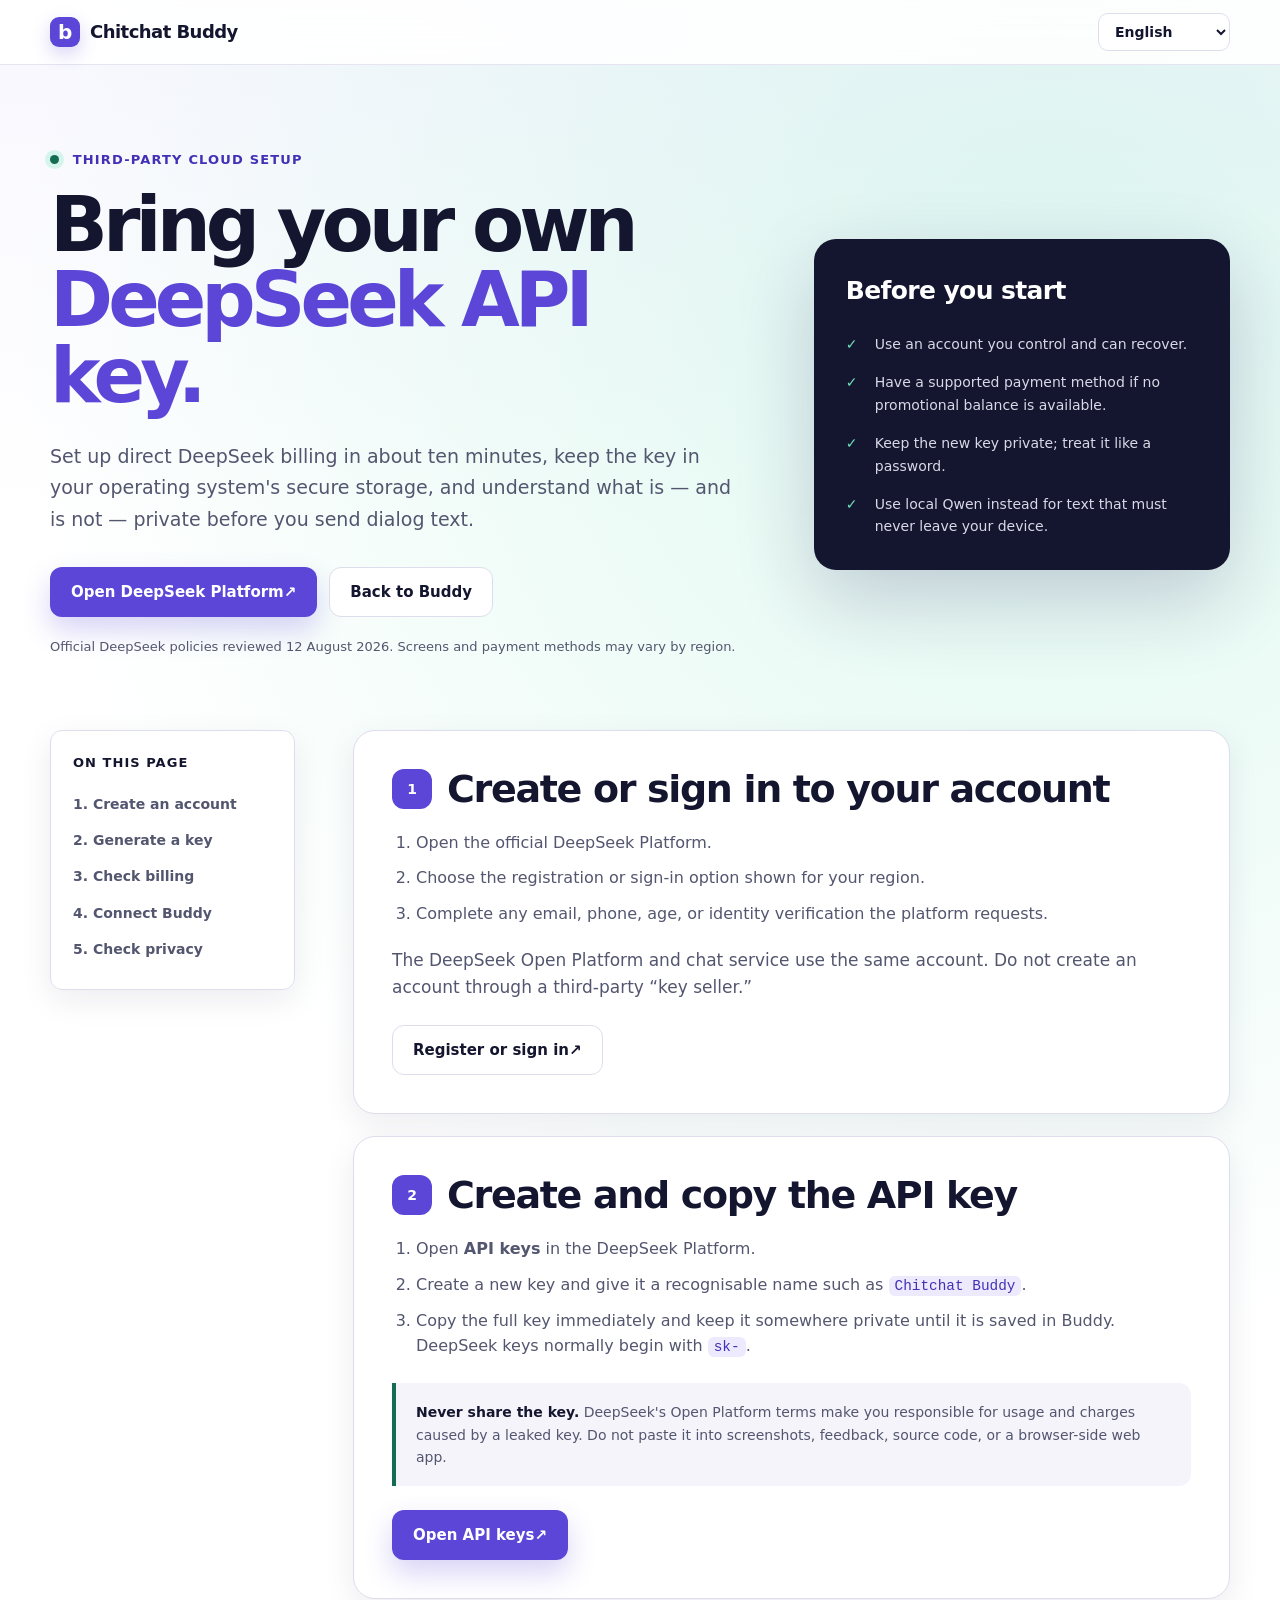
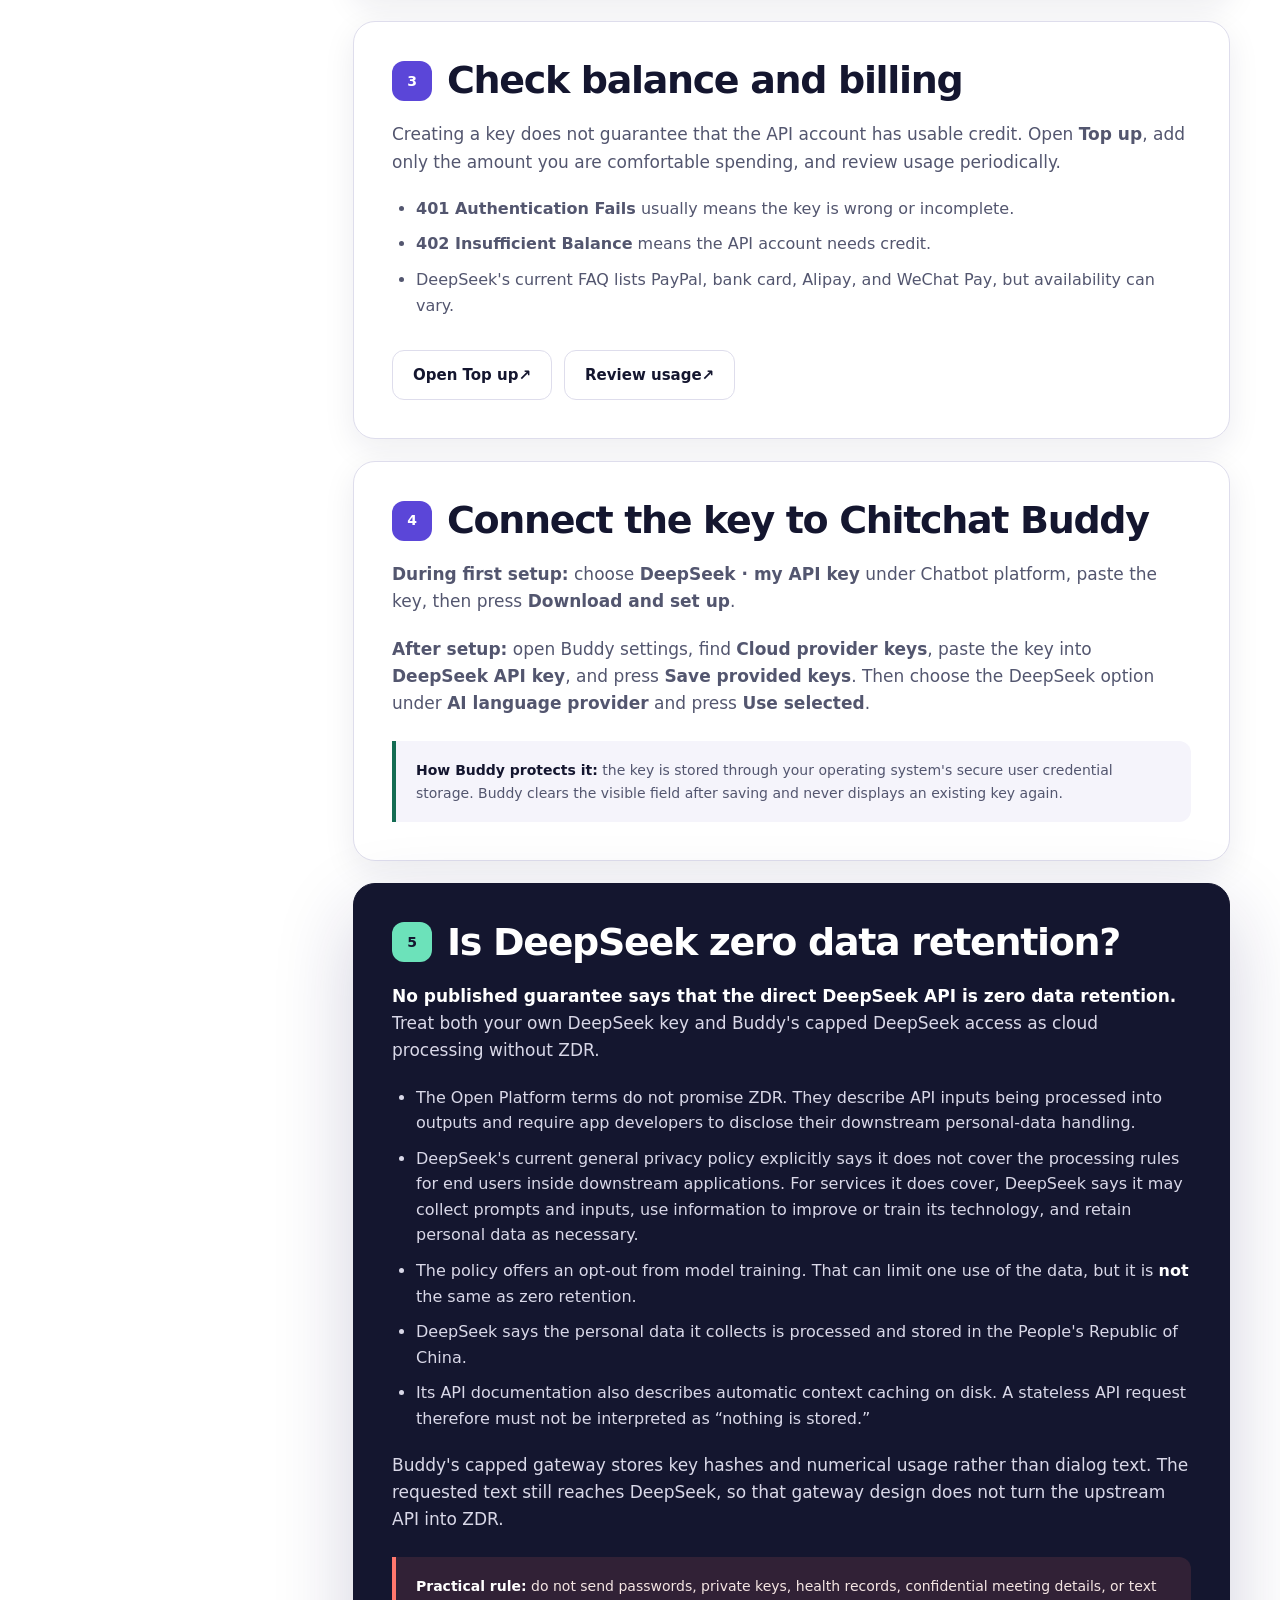
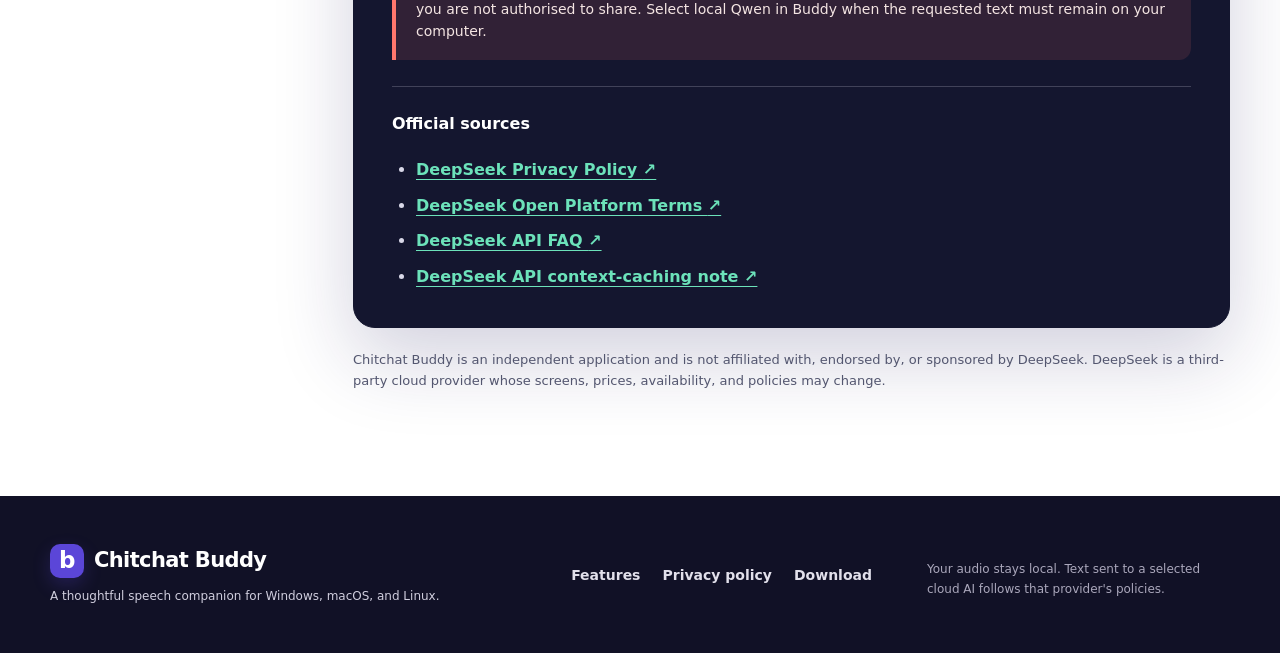
<file: site/deepseek-api-key/index.html>
<!DOCTYPE html>
<html lang="en">
<head>
  <meta charset="utf-8">
  <meta name="viewport" content="width=device-width, initial-scale=1">
  <title>How to get a DeepSeek API key for Chitchat Buddy</title>
  <meta name="description" content="Create a DeepSeek account, generate an API key, add billing credit, connect it securely to Chitchat Buddy, and understand DeepSeek data retention.">
  <meta name="robots" content="index, follow, max-image-preview:large">
  <meta name="theme-color" content="#5b46d8">
  <meta name="color-scheme" content="light">
  <link rel="canonical" href="__SITE_BASE_URL__/deepseek-api-key/">
  <link rel="alternate" hreflang="en" href="__SITE_BASE_URL__/deepseek-api-key/">
  <link rel="alternate" hreflang="es" href="__SITE_BASE_URL__/es/deepseek-api-key/">
  <link rel="alternate" hreflang="de" href="__SITE_BASE_URL__/de/deepseek-api-key/">
  <link rel="alternate" hreflang="be" href="__SITE_BASE_URL__/be/deepseek-api-key/">
  <link rel="alternate" hreflang="ru" href="__SITE_BASE_URL__/ru/deepseek-api-key/">
  <link rel="alternate" hreflang="x-default" href="__SITE_BASE_URL__/deepseek-api-key/">
  <meta property="og:type" content="article">
  <meta property="og:site_name" content="Chitchat Buddy">
  <meta property="og:title" content="Get a DeepSeek API key for Chitchat Buddy">
  <meta property="og:description" content="A careful five-step guide to account setup, API keys, billing, Buddy configuration, and data retention.">
  <meta property="og:url" content="__SITE_BASE_URL__/deepseek-api-key/">
  <meta property="og:image" content="__SITE_BASE_URL__/og.png">
  <meta property="og:image:width" content="1200">
  <meta property="og:image:height" content="630">
  <meta property="og:image:alt" content="Chitchat Buddy speech companion">
  <meta name="twitter:card" content="summary_large_image">
  <meta name="twitter:title" content="Get a DeepSeek API key for Chitchat Buddy">
  <meta name="twitter:description" content="Registration, key creation, billing, secure setup, and a plain-language data-retention answer.">
  <meta name="twitter:image" content="__SITE_BASE_URL__/og.png">
  <link rel="icon" type="image/png" sizes="32x32" href="../favicon-32.png">
  <link rel="apple-touch-icon" sizes="180x180" href="../apple-touch-icon.png">
  <link rel="manifest" href="../site.webmanifest">
  <link rel="stylesheet" href="../styles.css">
  <script type="application/ld+json">
  {
    "@context": "https://schema.org",
    "@type": "HowTo",
    "name": "How to get a DeepSeek API key for Chitchat Buddy",
    "description": "Register for the DeepSeek Open Platform, create an API key, add credit if needed, and connect it to Chitchat Buddy.",
    "totalTime": "PT10M",
    "step": [
      {"@type": "HowToStep", "position": 1, "name": "Create a DeepSeek account", "url": "__SITE_BASE_URL__/deepseek-api-key/#account"},
      {"@type": "HowToStep", "position": 2, "name": "Create and copy an API key", "url": "__SITE_BASE_URL__/deepseek-api-key/#key"},
      {"@type": "HowToStep", "position": 3, "name": "Add API credit if needed", "url": "__SITE_BASE_URL__/deepseek-api-key/#billing"},
      {"@type": "HowToStep", "position": 4, "name": "Connect the key to Buddy", "url": "__SITE_BASE_URL__/deepseek-api-key/#buddy"},
      {"@type": "HowToStep", "position": 5, "name": "Choose the right privacy mode", "url": "__SITE_BASE_URL__/deepseek-api-key/#privacy"}
    ]
  }
  </script>
</head>
<body class="guide-page" data-locale="en" data-root=".." data-route="deepseek-api-key/">
  <a class="skip-link" href="#main">Skip to main content</a>
  <header class="site-header document-header">
    <div class="nav-shell">
      <a class="brand" href="../" aria-label="Chitchat Buddy home">
        <span class="brand-mark" aria-hidden="true">b</span>
        <span>Chitchat Buddy</span>
      </a>
      <div class="nav-actions">
        <label class="language-label" for="language-select">Language</label>
        <select id="language-select" class="language-select" aria-label="Choose language">
          <option value="en" selected>English</option>
          <option value="es">Español</option>
          <option value="de">Deutsch</option>
          <option value="be">Беларуская</option>
          <option value="ru">Русский</option>
        </select>
      </div>
    </div>
  </header>

  <main id="main">
    <section class="guide-hero section-shell">
      <div>
        <p class="eyebrow"><span class="status-dot" aria-hidden="true"></span> Third-party cloud setup</p>
        <h1>Bring your own <span>DeepSeek API key.</span></h1>
        <p class="guide-lede">Set up direct DeepSeek billing in about ten minutes, keep the key in your operating system's secure storage, and understand what is — and is not — private before you send dialog text.</p>
        <div class="guide-actions">
          <a class="button button-primary" href="https://platform.deepseek.com/" target="_blank" rel="noopener noreferrer">Open DeepSeek Platform <span aria-hidden="true">↗</span></a>
          <a class="button button-secondary" href="../">Back to Buddy</a>
        </div>
        <p class="guide-reviewed">Official DeepSeek policies reviewed 12 August 2026. Screens and payment methods may vary by region.</p>
      </div>
      <aside class="guide-summary" aria-labelledby="before-title">
        <h2 id="before-title">Before you start</h2>
        <ul>
          <li>Use an account you control and can recover.</li>
          <li>Have a supported payment method if no promotional balance is available.</li>
          <li>Keep the new key private; treat it like a password.</li>
          <li>Use local Qwen instead for text that must never leave your device.</li>
        </ul>
      </aside>
    </section>

    <div class="guide-layout section-shell">
      <nav class="guide-toc" aria-label="On this page">
        <strong>On this page</strong>
        <a href="#account">1. Create an account</a>
        <a href="#key">2. Generate a key</a>
        <a href="#billing">3. Check billing</a>
        <a href="#buddy">4. Connect Buddy</a>
        <a href="#privacy">5. Check privacy</a>
      </nav>

      <article class="guide-article">
        <section class="guide-section" id="account">
          <div class="guide-step-heading"><span class="guide-step-number">1</span><h2>Create or sign in to your account</h2></div>
          <ol>
            <li>Open the official DeepSeek Platform.</li>
            <li>Choose the registration or sign-in option shown for your region.</li>
            <li>Complete any email, phone, age, or identity verification the platform requests.</li>
          </ol>
          <p>The DeepSeek Open Platform and chat service use the same account. Do not create an account through a third-party “key seller.”</p>
          <div class="guide-inline-action"><a class="button button-secondary" href="https://platform.deepseek.com/" target="_blank" rel="noopener noreferrer">Register or sign in <span aria-hidden="true">↗</span></a></div>
        </section>

        <section class="guide-section" id="key">
          <div class="guide-step-heading"><span class="guide-step-number">2</span><h2>Create and copy the API key</h2></div>
          <ol>
            <li>Open <strong>API keys</strong> in the DeepSeek Platform.</li>
            <li>Create a new key and give it a recognisable name such as <code>Chitchat Buddy</code>.</li>
            <li>Copy the full key immediately and keep it somewhere private until it is saved in Buddy. DeepSeek keys normally begin with <code>sk-</code>.</li>
          </ol>
          <div class="guide-note"><strong>Never share the key.</strong> DeepSeek's Open Platform terms make you responsible for usage and charges caused by a leaked key. Do not paste it into screenshots, feedback, source code, or a browser-side web app.</div>
          <div class="guide-inline-action"><a class="button button-primary" href="https://platform.deepseek.com/api_keys" target="_blank" rel="noopener noreferrer">Open API keys <span aria-hidden="true">↗</span></a></div>
        </section>

        <section class="guide-section" id="billing">
          <div class="guide-step-heading"><span class="guide-step-number">3</span><h2>Check balance and billing</h2></div>
          <p>Creating a key does not guarantee that the API account has usable credit. Open <strong>Top up</strong>, add only the amount you are comfortable spending, and review usage periodically.</p>
          <ul>
            <li><strong>401 Authentication Fails</strong> usually means the key is wrong or incomplete.</li>
            <li><strong>402 Insufficient Balance</strong> means the API account needs credit.</li>
            <li>DeepSeek's current FAQ lists PayPal, bank card, Alipay, and WeChat Pay, but availability can vary.</li>
          </ul>
          <div class="guide-actions">
            <a class="button button-secondary" href="https://platform.deepseek.com/top_up" target="_blank" rel="noopener noreferrer">Open Top up <span aria-hidden="true">↗</span></a>
            <a class="button button-secondary" href="https://platform.deepseek.com/usage" target="_blank" rel="noopener noreferrer">Review usage <span aria-hidden="true">↗</span></a>
          </div>
        </section>

        <section class="guide-section" id="buddy">
          <div class="guide-step-heading"><span class="guide-step-number">4</span><h2>Connect the key to Chitchat Buddy</h2></div>
          <p><strong>During first setup:</strong> choose <strong>DeepSeek · my API key</strong> under Chatbot platform, paste the key, then press <strong>Download and set up</strong>.</p>
          <p><strong>After setup:</strong> open Buddy settings, find <strong>Cloud provider keys</strong>, paste the key into <strong>DeepSeek API key</strong>, and press <strong>Save provided keys</strong>. Then choose the DeepSeek option under <strong>AI language provider</strong> and press <strong>Use selected</strong>.</p>
          <div class="guide-note"><strong>How Buddy protects it:</strong> the key is stored through your operating system's secure user credential storage. Buddy clears the visible field after saving and never displays an existing key again.</div>
        </section>

        <section class="guide-section guide-privacy" id="privacy">
          <div class="guide-step-heading"><span class="guide-step-number">5</span><h2>Is DeepSeek zero data retention?</h2></div>
          <p><strong>No published guarantee says that the direct DeepSeek API is zero data retention.</strong> Treat both your own DeepSeek key and Buddy's capped DeepSeek access as cloud processing without ZDR.</p>
          <ul>
            <li>The Open Platform terms do not promise ZDR. They describe API inputs being processed into outputs and require app developers to disclose their downstream personal-data handling.</li>
            <li>DeepSeek's current general privacy policy explicitly says it does not cover the processing rules for end users inside downstream applications. For services it does cover, DeepSeek says it may collect prompts and inputs, use information to improve or train its technology, and retain personal data as necessary.</li>
            <li>The policy offers an opt-out from model training. That can limit one use of the data, but it is <strong>not</strong> the same as zero retention.</li>
            <li>DeepSeek says the personal data it collects is processed and stored in the People's Republic of China.</li>
            <li>Its API documentation also describes automatic context caching on disk. A stateless API request therefore must not be interpreted as “nothing is stored.”</li>
          </ul>
          <p>Buddy's capped gateway stores key hashes and numerical usage rather than dialog text. The requested text still reaches DeepSeek, so that gateway design does not turn the upstream API into ZDR.</p>
          <div class="guide-note"><strong>Practical rule:</strong> do not send passwords, private keys, health records, confidential meeting details, or text you are not authorised to share. Select local Qwen in Buddy when the requested text must remain on your computer.</div>
          <div class="guide-sources">
            <h3>Official sources</h3>
            <ul>
              <li><a href="https://cdn.deepseek.com/policies/en-US/deepseek-privacy-policy.html" target="_blank" rel="noopener noreferrer">DeepSeek Privacy Policy <span aria-hidden="true">↗</span></a></li>
              <li><a href="https://cdn.deepseek.com/policies/en-US/deepseek-open-platform-terms-of-service.html" target="_blank" rel="noopener noreferrer">DeepSeek Open Platform Terms <span aria-hidden="true">↗</span></a></li>
              <li><a href="https://api-docs.deepseek.com/faq/" target="_blank" rel="noopener noreferrer">DeepSeek API FAQ <span aria-hidden="true">↗</span></a></li>
              <li><a href="https://api-docs.deepseek.com/news/news0802/" target="_blank" rel="noopener noreferrer">DeepSeek API context-caching note <span aria-hidden="true">↗</span></a></li>
            </ul>
          </div>
        </section>

        <p class="guide-affiliation">Chitchat Buddy is an independent application and is not affiliated with, endorsed by, or sponsored by DeepSeek. DeepSeek is a third-party cloud provider whose screens, prices, availability, and policies may change.</p>
      </article>
    </div>
  </main>

  <footer class="site-footer">
    <div class="section-shell footer-grid">
      <div>
        <a class="brand footer-brand" href="../"><span class="brand-mark" aria-hidden="true">b</span><span>Chitchat Buddy</span></a>
        <p>A thoughtful speech companion for Windows, macOS, and Linux.</p>
      </div>
      <div class="footer-links"><a href="../#features">Features</a><a href="../privacy/">Privacy policy</a><a href="../#download">Download</a></div>
      <p class="footer-note">Your audio stays local. Text sent to a selected cloud AI follows that provider's policies.</p>
    </div>
  </footer>

  <script src="../config.js"></script>
  <script src="../app.js"></script>
</body>
</html>
</file>
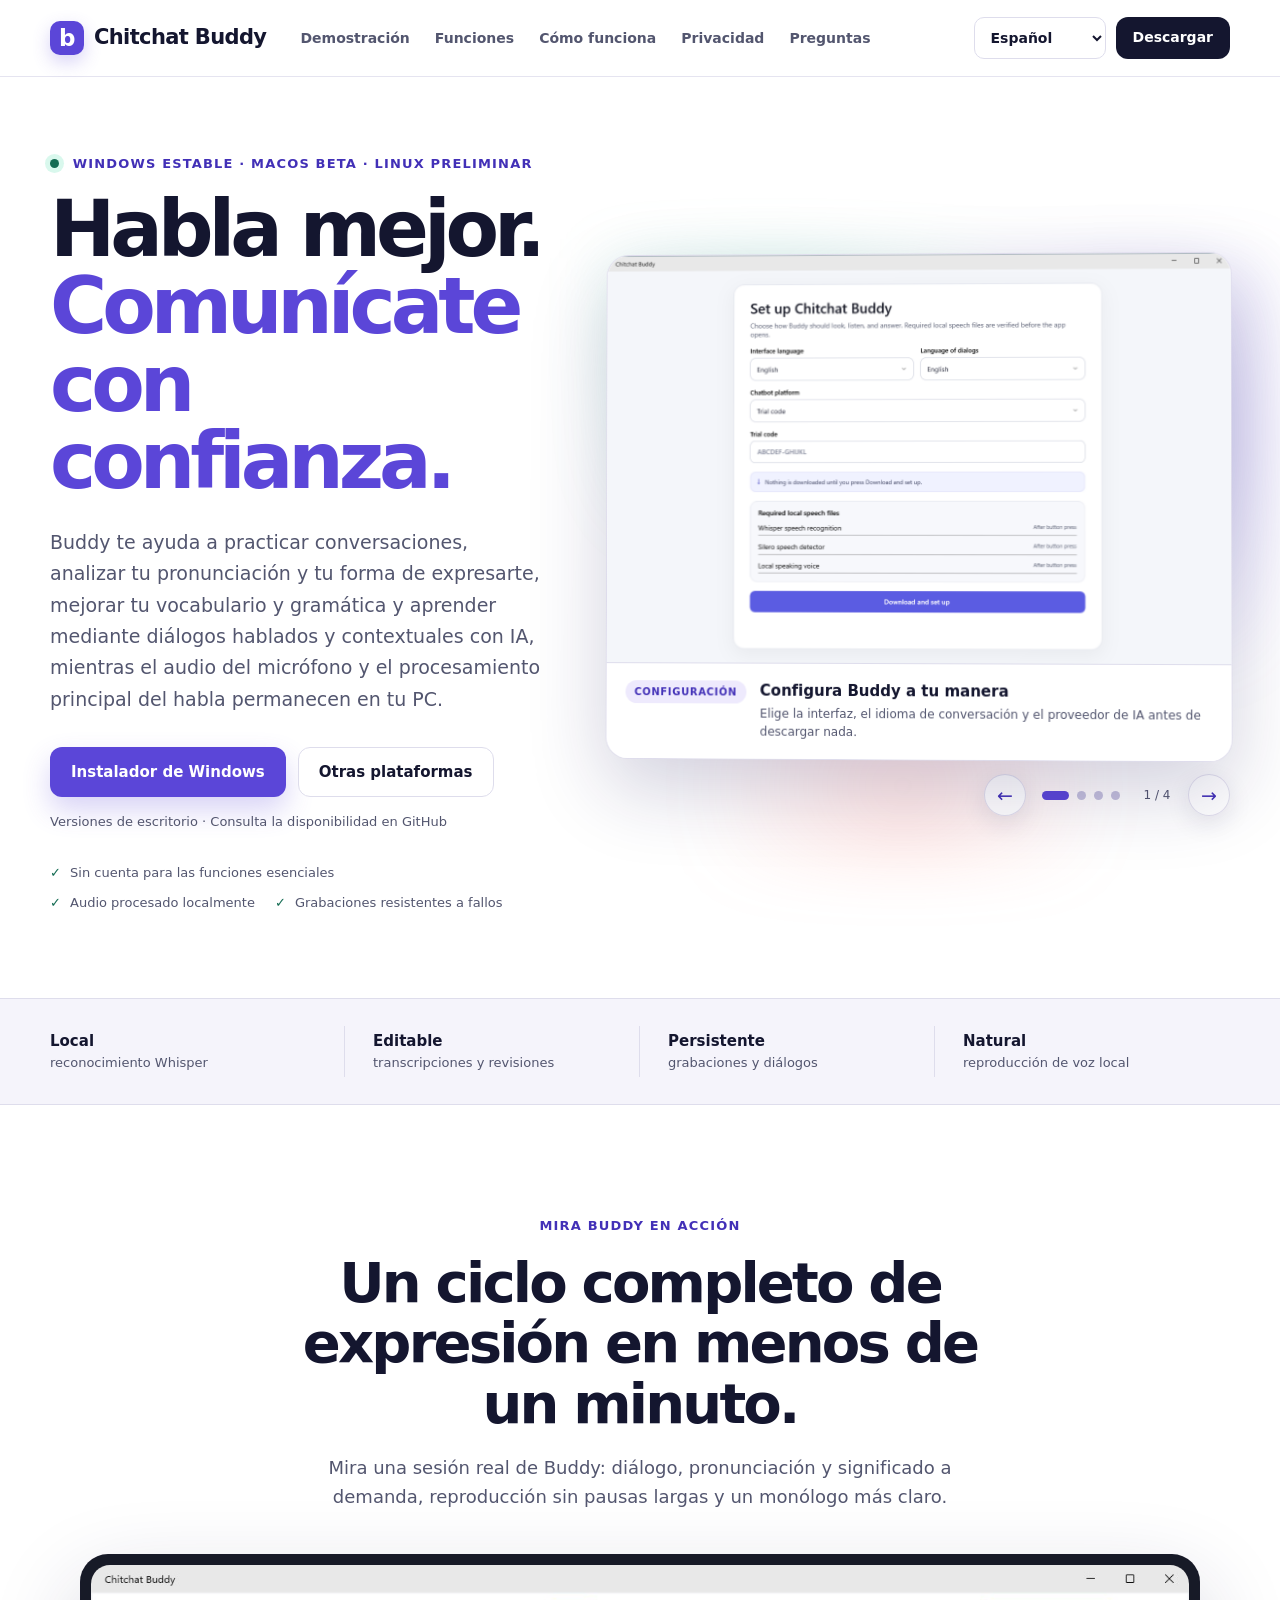
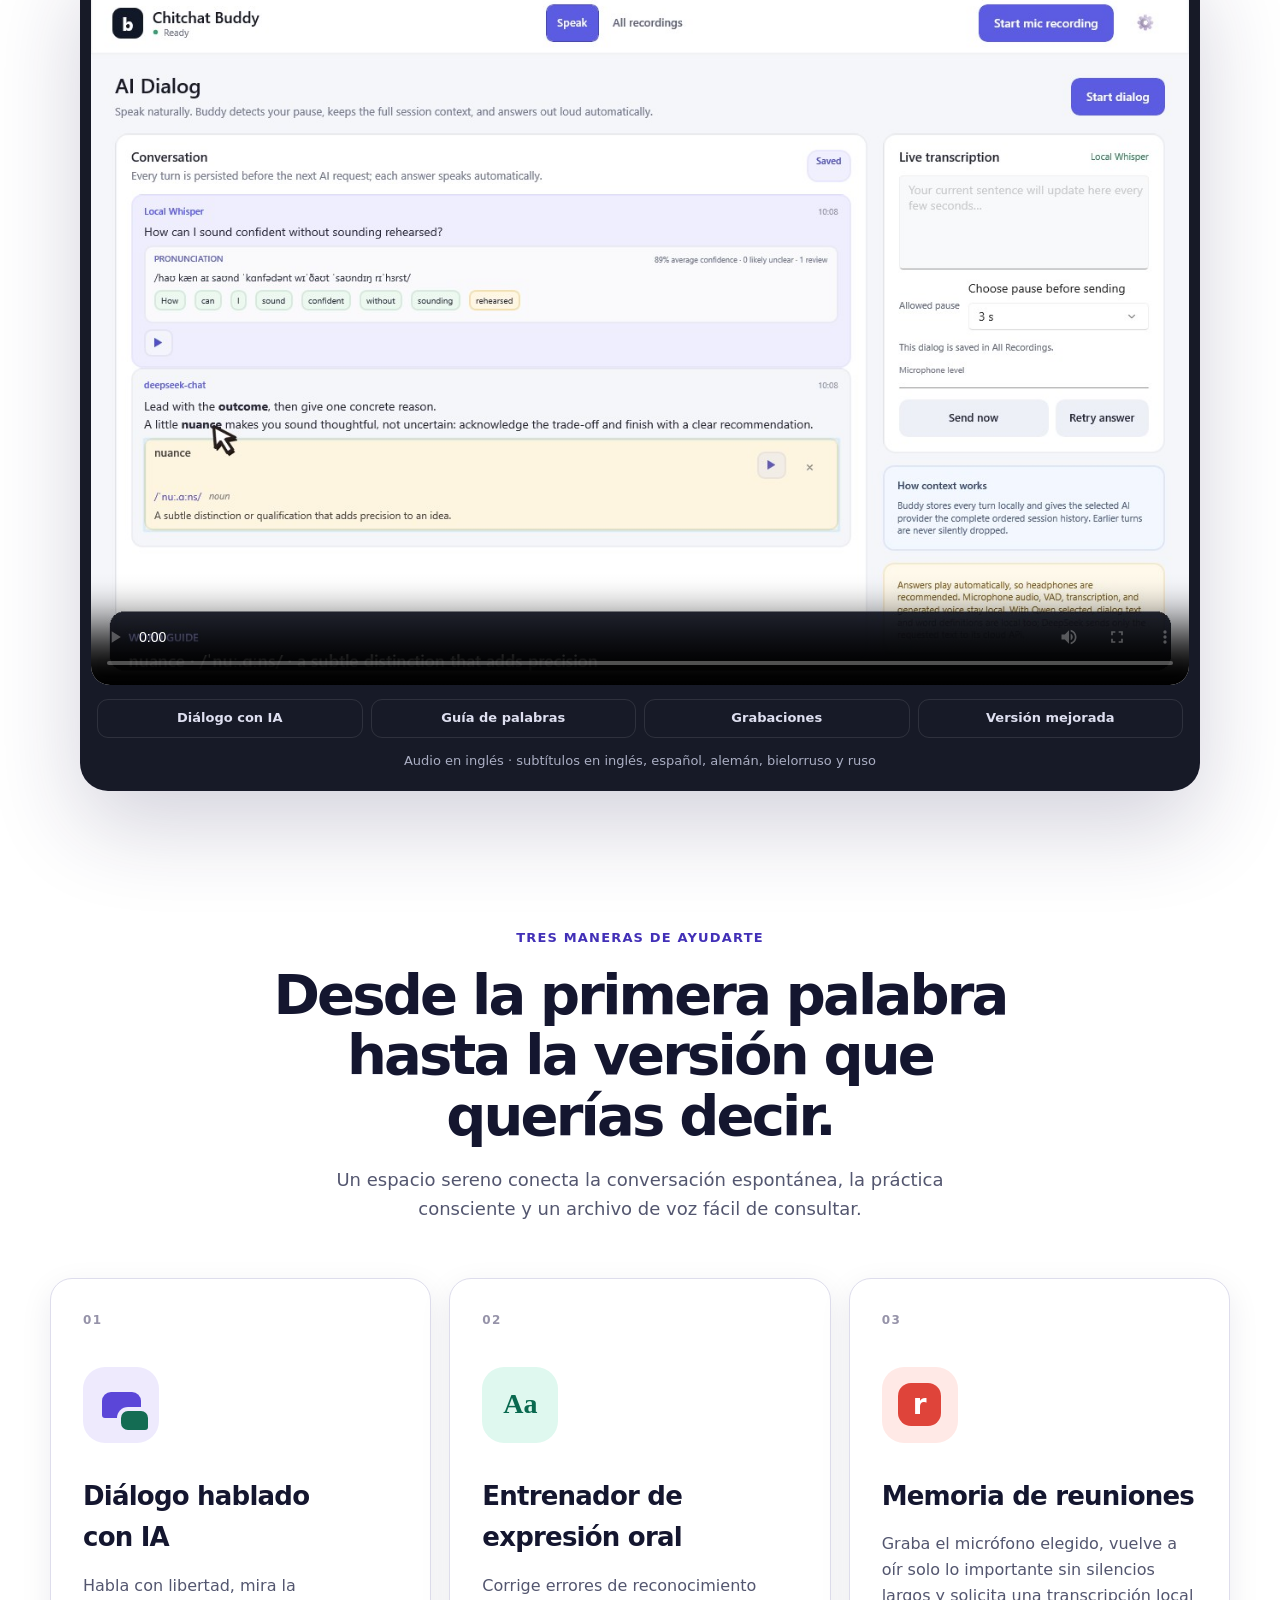
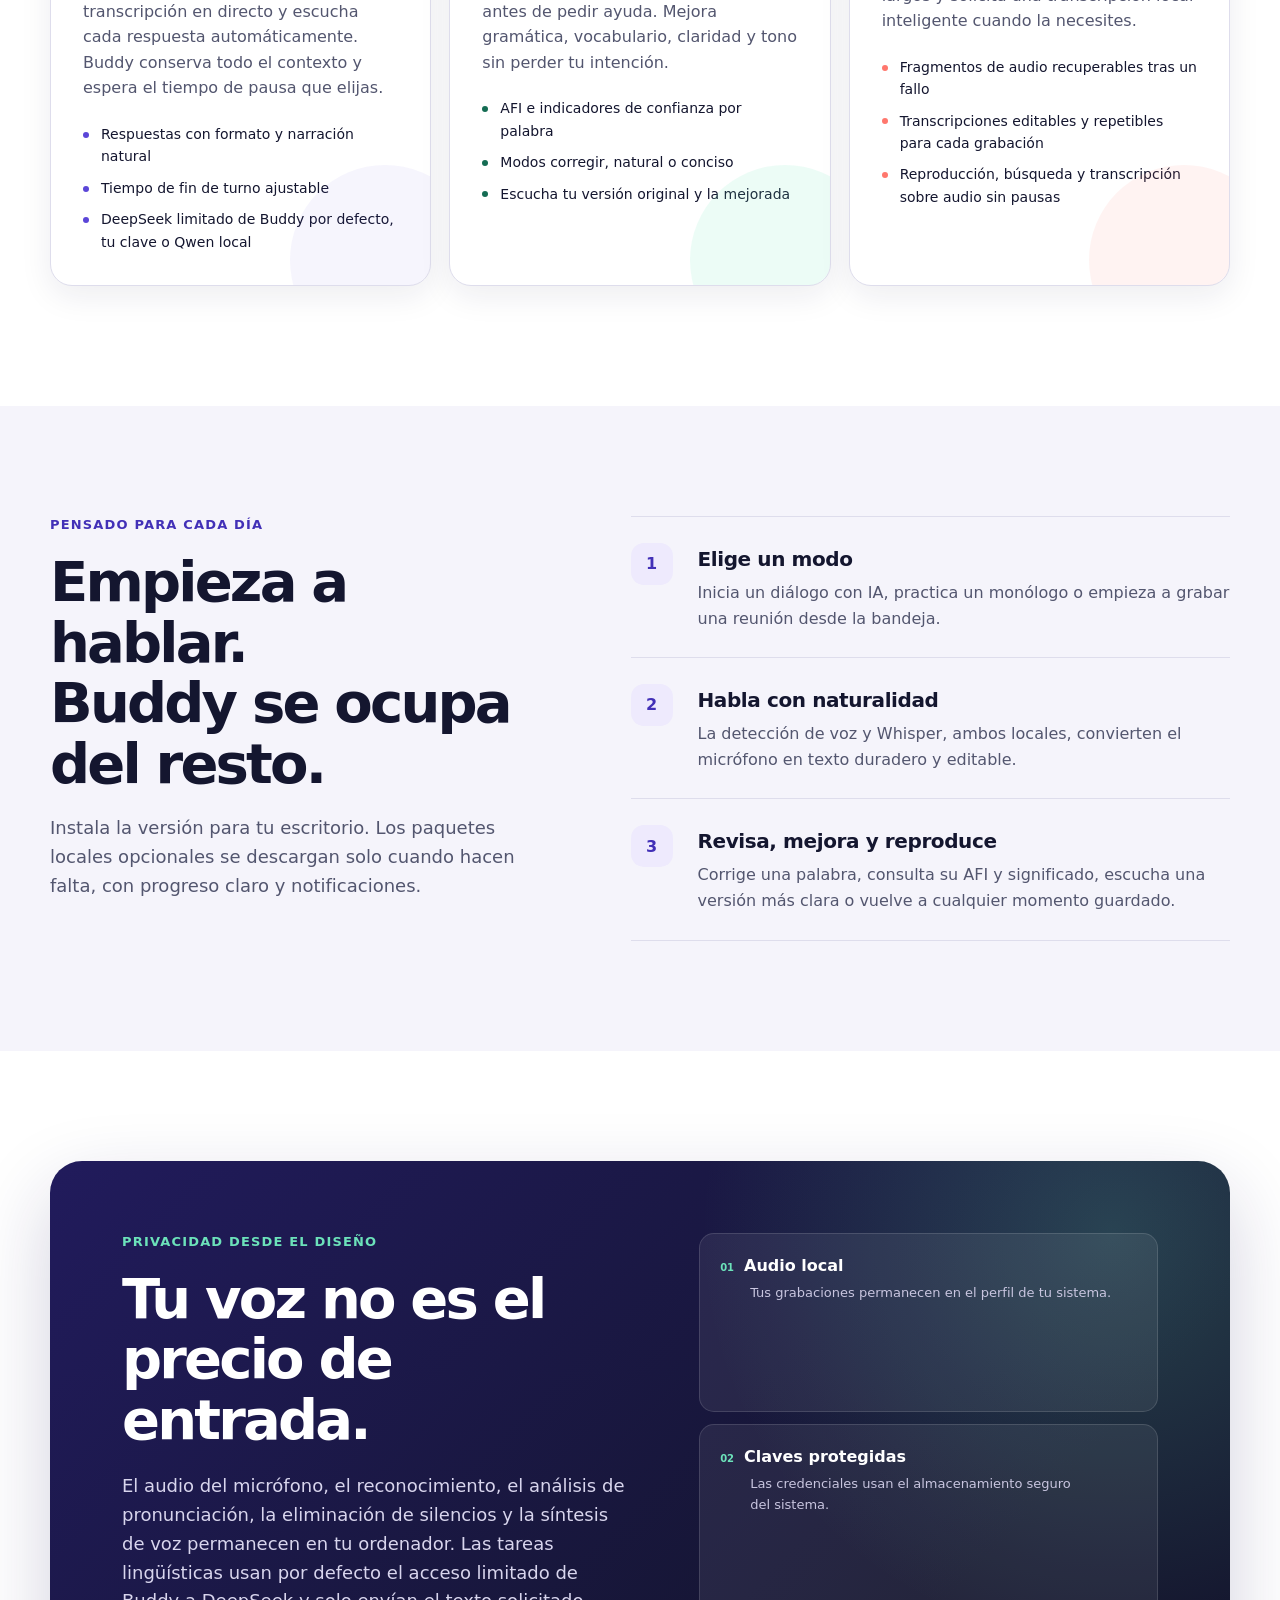
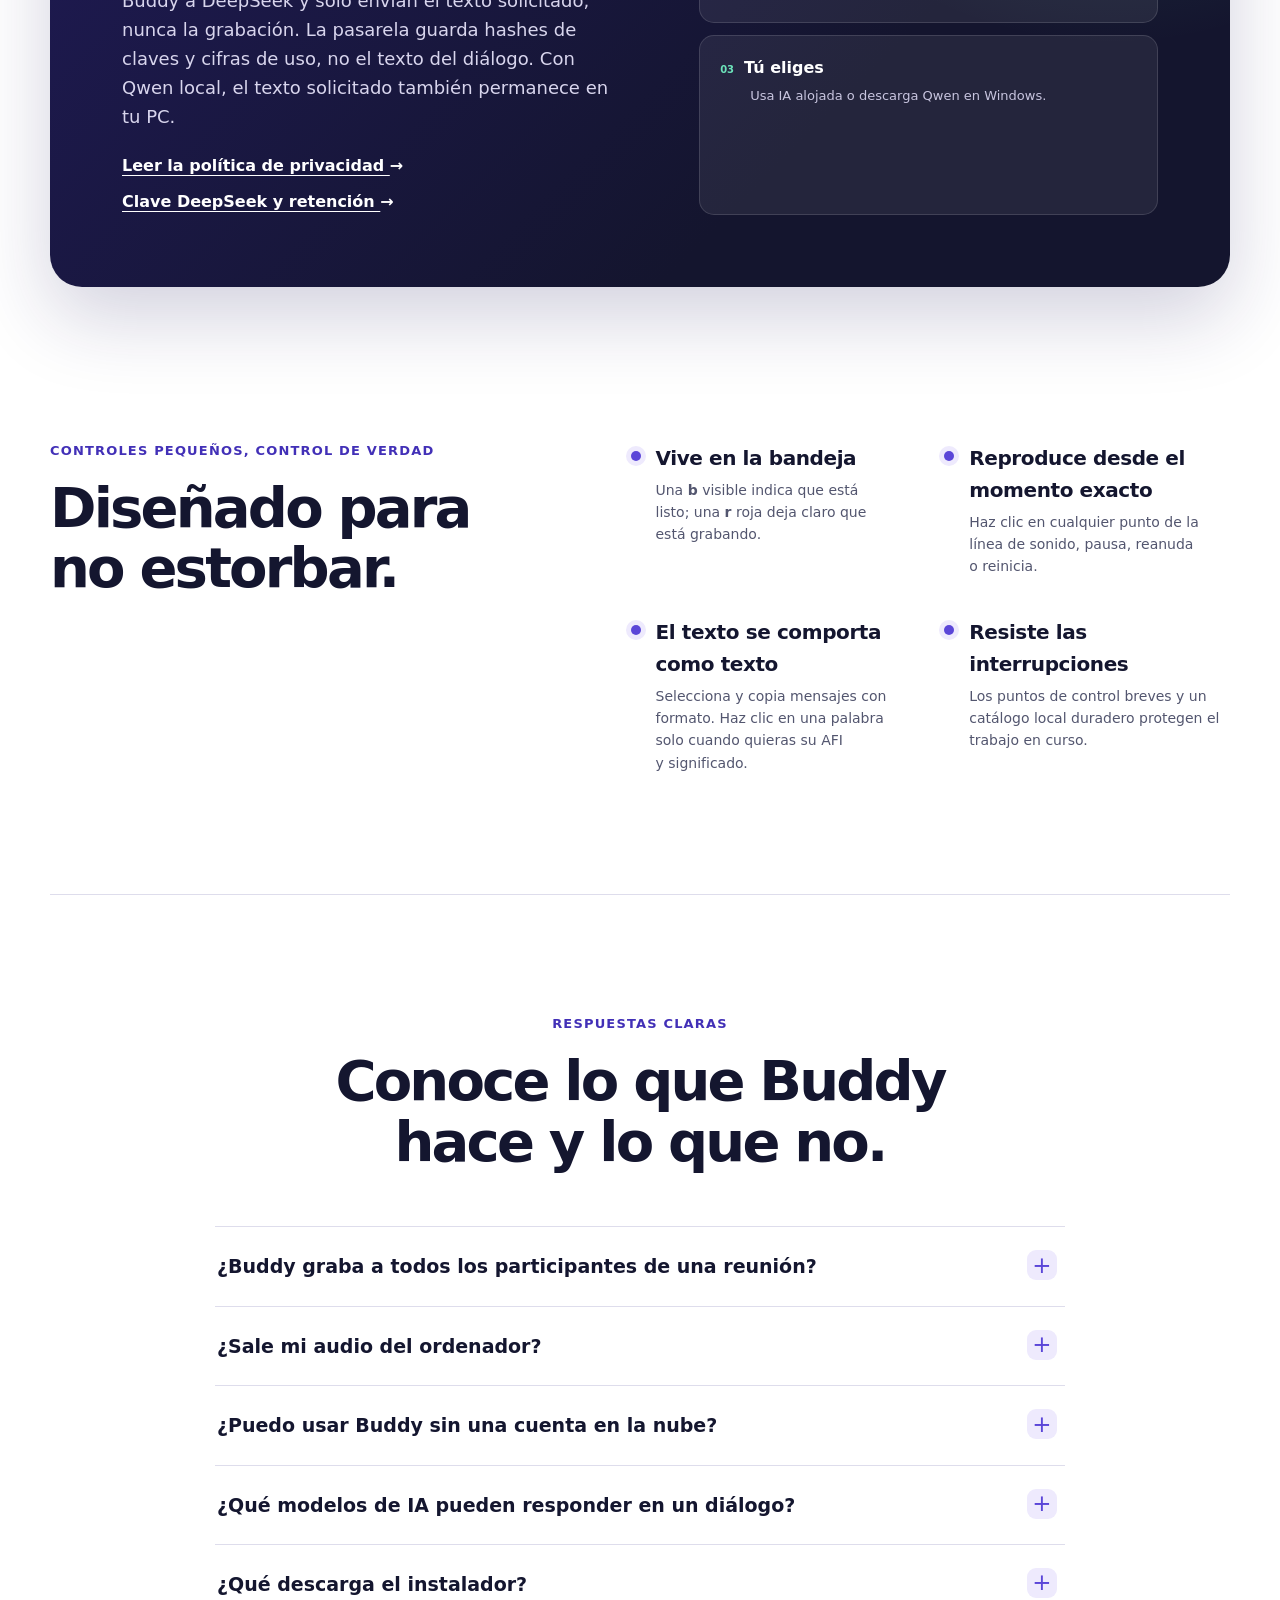
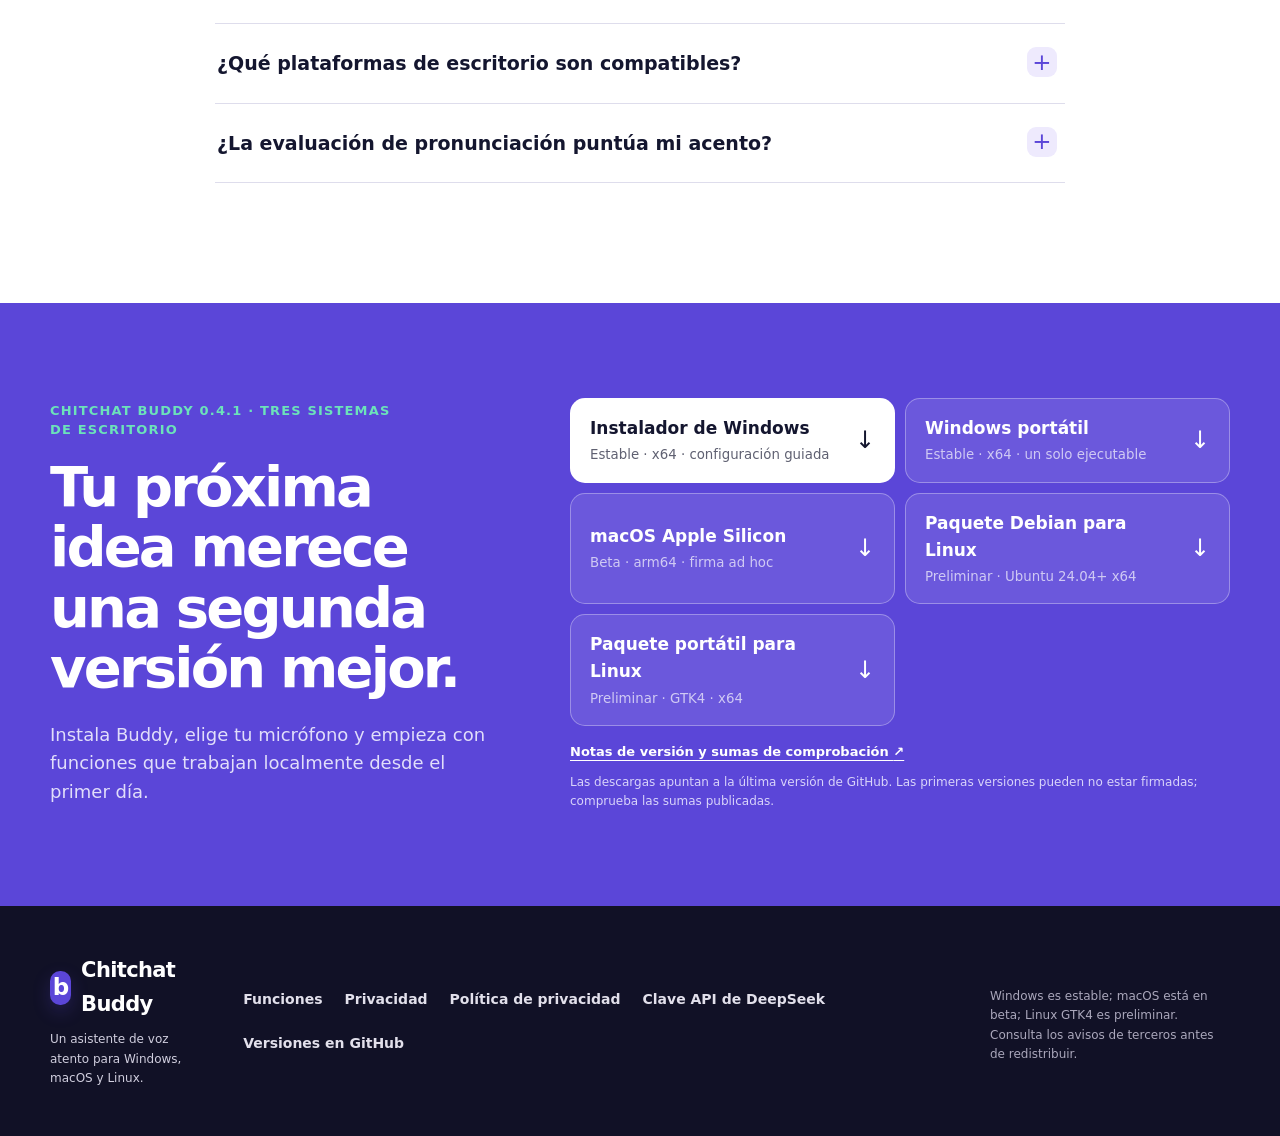
<file: site/es/index.html>
<!DOCTYPE html>
<html lang="es">
<head>
  <meta charset="utf-8">
  <meta name="viewport" content="width=device-width, initial-scale=1">
  <title>Chitchat Buddy — Asistente de voz con IA privada para escritorio</title>
  <meta name="description" content="Practica conversaciones, analiza tu pronunciación y expresión, mejora tu vocabulario y gramática y aprende mediante diálogos hablados con IA.">
  <meta name="robots" content="index, follow, max-image-preview:large">
  <meta name="theme-color" content="#5b46d8">
  <meta name="color-scheme" content="light">
  <link rel="canonical" href="__SITE_BASE_URL__/es/">
  <link rel="alternate" hreflang="en" href="__SITE_BASE_URL__/">
  <link rel="alternate" hreflang="es" href="__SITE_BASE_URL__/es/">
  <link rel="alternate" hreflang="de" href="__SITE_BASE_URL__/de/">
  <link rel="alternate" hreflang="be" href="__SITE_BASE_URL__/be/">
  <link rel="alternate" hreflang="ru" href="__SITE_BASE_URL__/ru/">
  <link rel="alternate" hreflang="x-default" href="__SITE_BASE_URL__/">
  <meta property="og:type" content="website">
  <meta property="og:site_name" content="Chitchat Buddy">
  <meta property="og:locale" content="es_ES">
  <meta property="og:title" content="Chitchat Buddy — Habla mejor. Comunícate con confianza.">
  <meta property="og:description" content="Practica conversaciones, comprende cómo hablas, mejora vocabulario y gramática y aprende mediante diálogos contextuales con IA.">
  <meta property="og:url" content="__SITE_BASE_URL__/es/">
  <meta property="og:image" content="__SITE_BASE_URL__/og.png">
  <meta property="og:image:width" content="1200">
  <meta property="og:image:height" content="630">
  <meta property="og:image:alt" content="Buddy con una conversación de voz y una forma de onda de audio">
  <meta name="twitter:card" content="summary_large_image">
  <meta name="twitter:title" content="Chitchat Buddy — Asistente de voz privado para escritorio">
  <meta name="twitter:description" content="Practica conversaciones, analiza cómo hablas y gana confianza con procesamiento local y diálogo contextual con IA.">
  <meta name="twitter:image" content="__SITE_BASE_URL__/og.png">
  <link rel="icon" type="image/png" sizes="32x32" href="../favicon-32.png">
  <link rel="apple-touch-icon" sizes="180x180" href="../apple-touch-icon.png">
  <link rel="manifest" href="../site.webmanifest">
  <link rel="stylesheet" href="../styles.css">
  <script type="application/ld+json">
  {
    "@context": "https://schema.org",
    "@type": "SoftwareApplication",
    "name": "Chitchat Buddy",
    "alternateName": "Buddy",
    "description": "Asistente privado para practicar conversaciones, analizar el habla, mejorar vocabulario y gramática y aprender mediante diálogos hablados con IA.",
    "url": "__SITE_BASE_URL__/es/",
    "downloadUrl": "https://github.com/__BUDDY_REPOSITORY__/releases/latest/download/Buddy-Setup.exe",
    "applicationCategory": "ProductivityApplication",
    "operatingSystem": ["Windows 10/11 x64", "macOS 13+", "Ubuntu 24.04+ x64"],
    "softwareVersion": "0.4.1",
    "isAccessibleForFree": true,
    "inLanguage": "es",
    "offers": {"@type": "Offer", "price": "0", "priceCurrency": "USD"},
    "featureList": ["Grabación local del micrófono", "Reproducción sin silencios largos", "Transcripción de voz en directo", "Análisis de pronunciación con AFI", "Mejora editable de gramática y vocabulario", "Diálogo de voz con IA y contexto persistente", "Síntesis de voz local"]
  }
  </script>
  <script type="application/ld+json">
  {
    "@context": "https://schema.org",
    "@type": "VideoObject",
    "name": "Recorrido completo por Chitchat Buddy",
    "description": "Una sesión real de Buddy con diálogo contextual con IA, pronunciación y significado, reproducción sin pausas largas, búsqueda en la forma de onda y un monólogo más claro.",
    "thumbnailUrl": "__SITE_BASE_URL__/video/buddy-walkthrough-poster.jpg",
    "contentUrl": "__SITE_BASE_URL__/video/buddy-walkthrough.mp4",
    "embedUrl": "__SITE_BASE_URL__/es/#demo",
    "uploadDate": "2026-08-12",
    "duration": "PT58S",
    "inLanguage": "en"
  }
  </script>
  <script type="application/ld+json">
  {
    "@context": "https://schema.org",
    "@type": "FAQPage",
    "mainEntity": [
      {"@type": "Question", "name": "¿Buddy graba a todos los participantes de una reunión?", "acceptedAnswer": {"@type": "Answer", "text": "No. Buddy graba el micrófono que eliges y está diseñado para recordar tus propias intervenciones, no a los participantes remotos ni el audio del sistema."}},
      {"@type": "Question", "name": "¿Sale mi audio del ordenador?", "acceptedAnswer": {"@type": "Answer", "text": "No. La grabación, el reconocimiento, el análisis de pronunciación y la voz se ejecutan localmente. Las tareas lingüísticas usan por defecto el acceso limitado de Buddy a DeepSeek y solo envían el texto solicitado; Qwen local conserva ese texto en tu PC."}},
      {"@type": "Question", "name": "¿Puede Buddy funcionar sin conexión?", "acceptedAnswer": {"@type": "Answer", "text": "Sí. Una vez instalados los modelos locales opcionales, la grabación, la transcripción, la mejora con Qwen y la reproducción de voz pueden funcionar sin una cuenta en la nube."}},
      {"@type": "Question", "name": "¿Qué modelos de IA pueden responder en un diálogo?", "acceptedAnswer": {"@type": "Answer", "text": "Buddy Trial y DeepSeek directo usan DeepSeek V4 Flash en la nube. El acceso de prueba está limitado a 1.000 respuestas o 1.000.000 de tokens; el acceso directo usa tu clave API y facturación de DeepSeek. En Windows, Qwen 3.6 27B opcional se ejecuta localmente con aceleración DFlash y mantiene el texto del diálogo en tu ordenador."}}
    ]
  }
  </script>
</head>
<body data-locale="es" data-root="..">
  <a class="skip-link" href="#main">Saltar al contenido principal</a>
  <header class="site-header">
    <div class="nav-shell">
      <a class="brand" href="../" aria-label="Inicio de Chitchat Buddy"><span class="brand-mark" aria-hidden="true">b</span><span>Chitchat Buddy</span></a>
      <nav class="main-nav" aria-label="Navegación principal">
        <a href="#demo">Demostración</a><a href="#features">Funciones</a><a href="#how-it-works">Cómo funciona</a><a href="#privacy">Privacidad</a><a href="#faq">Preguntas</a>
      </nav>
      <div class="nav-actions">
        <label class="language-label" for="language-select">Idioma</label>
        <select id="language-select" class="language-select" aria-label="Elegir idioma">
          <option value="en">English</option><option value="es" selected>Español</option><option value="de">Deutsch</option><option value="be">Беларуская</option><option value="ru">Русский</option>
        </select>
        <a class="button button-small" href="#download">Descargar</a>
      </div>
    </div>
    <noscript><nav class="noscript-languages" aria-label="Idiomas"><strong>Idioma:</strong> <a href="../">English</a> · <a href="../es/">Español</a> · <a href="../de/">Deutsch</a> · <a href="../be/">Беларуская</a> · <a href="../ru/">Русский</a></nav></noscript>
  </header>

  <main id="main">
    <section class="hero section-shell">
      <div class="hero-copy">
        <p class="eyebrow"><span class="status-dot" aria-hidden="true"></span> Windows estable · macOS beta · Linux preliminar</p>
        <h1>Habla mejor.<br><span>Comunícate con confianza.</span></h1>
        <p class="hero-lede">Buddy te ayuda a practicar conversaciones, analizar tu pronunciación y tu forma de expresarte, mejorar tu vocabulario y gramática y aprender mediante diálogos hablados y contextuales con IA, mientras el audio del micrófono y el procesamiento principal del habla permanecen en tu PC.</p>
        <div class="hero-actions">
          <a class="button button-primary" data-download-asset="Buddy-Setup.exe" aria-describedby="release-note" href="https://github.com/__BUDDY_REPOSITORY__/releases/latest/download/Buddy-Setup.exe">Instalador de Windows</a>
          <a class="button button-secondary" href="#download">Otras plataformas</a>
        </div>
        <p class="release-status" id="release-status" aria-live="polite">Windows estable · macOS beta · Linux preliminar</p>
        <ul class="hero-trust" aria-label="Ventajas principales">
          <li><span aria-hidden="true">✓</span> Sin cuenta para las funciones esenciales</li>
          <li><span aria-hidden="true">✓</span> Audio procesado localmente</li>
          <li><span aria-hidden="true">✓</span> Grabaciones resistentes a fallos</li>
        </ul>
      </div>
      <div class="product-preview">
        <div class="preview-glow" aria-hidden="true"></div>
        <section class="screenshot-carousel" data-carousel tabindex="0" aria-roledescription="carousel" aria-label="Recorrido del producto Buddy">
          <div class="carousel-viewport">
            <figure class="carousel-slide is-active" data-carousel-slide role="group" aria-roledescription="slide" aria-label="1 de 4">
              <div class="screenshot-image screenshot-watermark-mask"><img src="../screenshots/00-welcome-setup.png" width="1284" height="842" alt="Pantalla de bienvenida de Chitchat Buddy con campos editables para la interfaz, la conversación, el proveedor de IA y el código de prueba" fetchpriority="high"></div>
              <figcaption><span class="carousel-kicker">Configuración</span><strong>Configura Buddy a tu manera</strong><span>Elige la interfaz, el idioma de conversación y el proveedor de IA antes de descargar nada.</span></figcaption>
            </figure>
            <figure class="carousel-slide" data-carousel-slide role="group" aria-roledescription="slide" aria-label="2 de 4" hidden>
              <img src="../screenshots/01-choose-mode.png" width="1284" height="842" alt="Pantalla de Buddy con grandes opciones para diálogo con IA y monólogo" loading="lazy">
              <figcaption><span class="carousel-kicker">Elegir</span><strong>Elige cómo practicar</strong><span>Inicia una conversación continua con IA o trabaja en un monólogo concreto.</span></figcaption>
            </figure>
            <figure class="carousel-slide" data-carousel-slide role="group" aria-roledescription="slide" aria-label="3 de 4" hidden>
              <img src="../screenshots/02-dialog-word-guide.png" width="1284" height="842" alt="Conversación breve en inglés con comentarios de pronunciación y la palabra nuance seleccionada para mostrar su transcripción fonética y significado" loading="lazy">
              <figcaption><span class="carousel-kicker">Diálogo</span><strong>Habla, comprende y continúa</strong><span>Diálogo en inglés, pronunciación y significado de palabras bajo demanda, todo en un solo lugar.</span></figcaption>
            </figure>
            <figure class="carousel-slide" data-carousel-slide role="group" aria-roledescription="slide" aria-label="4 de 4" hidden>
              <img src="../screenshots/03-monologue-improvement.png" width="1284" height="842" alt="Entrenador de monólogos de Buddy comparando el texto original editable con una versión mejorada y más clara" loading="lazy">
              <figcaption><span class="carousel-kicker">Monólogo</span><strong>Exprésalo con más claridad</strong><span>Edita la transcripción, revisa la pronunciación y compárala con una versión mejorada.</span></figcaption>
            </figure>
          </div>
          <div class="carousel-controls">
            <button class="carousel-arrow" type="button" data-carousel-prev aria-label="Captura anterior"><span aria-hidden="true">←</span></button>
            <div class="carousel-dots" role="group" aria-label="Elegir una captura">
              <button class="carousel-dot is-active" type="button" data-carousel-index="0" aria-label="Mostrar la configuración" aria-current="true"></button>
              <button class="carousel-dot" type="button" data-carousel-index="1" aria-label="Mostrar la elección entre diálogo y monólogo"></button>
              <button class="carousel-dot" type="button" data-carousel-index="2" aria-label="Mostrar el diálogo en inglés y la guía de palabras"></button>
              <button class="carousel-dot" type="button" data-carousel-index="3" aria-label="Mostrar el monólogo mejorado"></button>
            </div>
            <span class="carousel-count" aria-live="polite"><span data-carousel-current>1</span><span aria-hidden="true"> / </span>4</span>
            <button class="carousel-arrow" type="button" data-carousel-next aria-label="Captura siguiente"><span aria-hidden="true">→</span></button>
          </div>
        </section>
      </div>
    </section>

    <section class="proof-strip" aria-label="Capacidades de Buddy"><div class="section-shell proof-grid">
      <div><strong>Local</strong><span>reconocimiento Whisper</span></div><div><strong>Editable</strong><span>transcripciones y revisiones</span></div><div><strong>Persistente</strong><span>grabaciones y diálogos</span></div><div><strong>Natural</strong><span>reproducción de voz local</span></div>
    </div></section>

    <section class="demo-section section-shell" id="demo">
      <div class="section-heading"><p class="eyebrow">Mira Buddy en acción</p><h2>Un ciclo completo de expresión en menos de un minuto.</h2><p>Mira una sesión real de Buddy: diálogo, pronunciación y significado a demanda, reproducción sin pausas largas y un monólogo más claro.</p></div>
      <div class="demo-video-shell">
        <video controls preload="metadata" playsinline width="1284" height="842" poster="../video/buddy-walkthrough-poster.jpg" aria-label="Recorrido por el producto Chitchat Buddy">
          <source src="../video/buddy-walkthrough.mp4" type="video/mp4">
          <track kind="captions" srclang="en" label="English" src="../video/buddy-walkthrough.en.vtt">
          <track kind="subtitles" srclang="es" label="Español" src="../video/buddy-walkthrough.es.vtt" default>
          <track kind="subtitles" srclang="de" label="Deutsch" src="../video/buddy-walkthrough.de.vtt">
          <track kind="subtitles" srclang="be" label="Беларуская" src="../video/buddy-walkthrough.be.vtt">
          <track kind="subtitles" srclang="ru" label="Русский" src="../video/buddy-walkthrough.ru.vtt">
          Tu navegador no puede reproducir este vídeo. <a href="../video/buddy-walkthrough.mp4">Descarga el recorrido</a>.
        </video>
        <div class="demo-chapters" aria-label="Capítulos del recorrido"><span>Diálogo con IA</span><span>Guía de palabras</span><span>Grabaciones</span><span>Versión mejorada</span></div>
        <p class="demo-language-note">Audio en inglés · subtítulos en inglés, español, alemán, bielorruso y ruso</p>
      </div>
    </section>

    <section class="features-section section-shell" id="features">
      <div class="section-heading"><p class="eyebrow">Tres maneras de ayudarte</p><h2>Desde la primera palabra hasta la versión que querías decir.</h2><p>Un espacio sereno conecta la conversación espontánea, la práctica consciente y un archivo de voz fácil de consultar.</p></div>
      <div class="feature-grid">
        <article class="feature-card feature-dialog"><div class="feature-number">01</div><div class="feature-icon icon-dialog" aria-hidden="true"><span></span><span></span></div><h3>Diálogo hablado con IA</h3><p>Habla con libertad, mira la transcripción en directo y escucha cada respuesta automáticamente. Buddy conserva todo el contexto y espera el tiempo de pausa que elijas.</p><ul><li>Respuestas con formato y narración natural</li><li>Tiempo de fin de turno ajustable</li><li>DeepSeek limitado de Buddy por defecto, tu clave o Qwen local</li></ul></article>
        <article class="feature-card feature-coach"><div class="feature-number">02</div><div class="feature-icon icon-coach" aria-hidden="true"><span>Aa</span></div><h3>Entrenador de expresión oral</h3><p>Corrige errores de reconocimiento antes de pedir ayuda. Mejora gramática, vocabulario, claridad y tono sin perder tu intención.</p><ul><li>AFI e indicadores de confianza por palabra</li><li>Modos corregir, natural o conciso</li><li>Escucha tu versión original y la mejorada</li></ul></article>
        <article class="feature-card feature-record"><div class="feature-number">03</div><div class="feature-icon icon-record" aria-hidden="true"><span>r</span></div><h3>Memoria de reuniones</h3><p>Graba el micrófono elegido, vuelve a oír solo lo importante sin silencios largos y solicita una transcripción local inteligente cuando la necesites.</p><ul><li>Fragmentos de audio recuperables tras un fallo</li><li>Transcripciones editables y repetibles para cada grabación</li><li>Reproducción, búsqueda y transcripción sobre audio sin pausas</li></ul></article>
      </div>
    </section>

    <section class="how-section" id="how-it-works"><div class="section-shell how-layout">
      <div class="section-heading left-heading"><p class="eyebrow">Pensado para cada día</p><h2>Empieza a hablar.<br>Buddy se ocupa del resto.</h2><p>Instala la versión para tu escritorio. Los paquetes locales opcionales se descargan solo cuando hacen falta, con progreso claro y notificaciones.</p></div>
      <ol class="steps-list">
        <li><span class="step-index">1</span><div><h3>Elige un modo</h3><p>Inicia un diálogo con IA, practica un monólogo o empieza a grabar una reunión desde la bandeja.</p></div></li>
        <li><span class="step-index">2</span><div><h3>Habla con naturalidad</h3><p>La detección de voz y Whisper, ambos locales, convierten el micrófono en texto duradero y editable.</p></div></li>
        <li><span class="step-index">3</span><div><h3>Revisa, mejora y reproduce</h3><p>Corrige una palabra, consulta su AFI y significado, escucha una versión más clara o vuelve a cualquier momento guardado.</p></div></li>
      </ol>
    </div></section>

    <section class="privacy-section section-shell" id="privacy"><div class="privacy-panel">
      <div class="privacy-copy"><p class="eyebrow eyebrow-light">Privacidad desde el diseño</p><h2>Tu voz no es el precio de entrada.</h2><p>El audio del micrófono, el reconocimiento, el análisis de pronunciación, la eliminación de silencios y la síntesis de voz permanecen en tu ordenador. Las tareas lingüísticas usan por defecto el acceso limitado de Buddy a DeepSeek y solo envían el texto solicitado, nunca la grabación. La pasarela guarda hashes de claves y cifras de uso, no el texto del diálogo. Con Qwen local, el texto solicitado también permanece en tu PC.</p><div class="privacy-guide-links"><a href="./privacy/" class="text-link">Leer la política de privacidad <span aria-hidden="true">→</span></a><a href="./deepseek-api-key/" class="text-link">Clave DeepSeek y retención <span aria-hidden="true">→</span></a></div></div>
      <div class="privacy-facts"><div><span class="fact-mark">01</span><strong>Audio local</strong><p>Tus grabaciones permanecen en el perfil de tu sistema.</p></div><div><span class="fact-mark">02</span><strong>Claves protegidas</strong><p>Las credenciales usan el almacenamiento seguro del sistema.</p></div><div><span class="fact-mark">03</span><strong>Tú eliges</strong><p>Usa IA alojada o descarga Qwen en Windows.</p></div></div>
    </div></section>

    <section class="detail-section section-shell"><div class="detail-grid">
      <div class="section-heading left-heading"><p class="eyebrow">Controles pequeños, control de verdad</p><h2>Diseñado para no estorbar.</h2></div>
      <div class="detail-list">
        <article><span class="detail-dot"></span><div><h3>Vive en la bandeja</h3><p>Una <strong>b</strong> visible indica que está listo; una <strong>r</strong> roja deja claro que está grabando.</p></div></article>
        <article><span class="detail-dot"></span><div><h3>Reproduce desde el momento exacto</h3><p>Haz clic en cualquier punto de la línea de sonido, pausa, reanuda o reinicia.</p></div></article>
        <article><span class="detail-dot"></span><div><h3>El texto se comporta como texto</h3><p>Selecciona y copia mensajes con formato. Haz clic en una palabra solo cuando quieras su AFI y significado.</p></div></article>
        <article><span class="detail-dot"></span><div><h3>Resiste las interrupciones</h3><p>Los puntos de control breves y un catálogo local duradero protegen el trabajo en curso.</p></div></article>
      </div>
    </div></section>

    <section class="faq-section section-shell" id="faq">
      <div class="section-heading"><p class="eyebrow">Respuestas claras</p><h2>Conoce lo que Buddy hace y lo que no.</h2></div>
      <div class="faq-list">
        <details><summary>¿Buddy graba a todos los participantes de una reunión?</summary><p>No. Buddy graba el micrófono que eliges. Está pensado para recordar tus propias intervenciones, no las de participantes remotos ni el audio del sistema de Windows. Con auriculares obtendrás el resultado más limpio.</p></details>
        <details><summary>¿Sale mi audio del ordenador?</summary><p>No. La captura, Whisper, el análisis de pronunciación y la síntesis de voz se ejecutan localmente. El proveedor limitado predeterminado envía a DeepSeek solo el texto necesario para la tarea. Qwen local conserva también ese texto en tu PC.</p></details>
        <details><summary>¿Puedo usar Buddy sin una cuenta en la nube?</summary><p>Sí. La grabación, la reproducción, la transcripción y la voz local no necesitan una. La versión incluye hasta 1.000 respuestas o 1.000.000 de tokens de acceso limitado a DeepSeek, según el límite que se alcance primero. Descarga Qwen local para conservar también en tu PC las respuestas y mejoras.</p></details>
        <details><summary>¿Qué modelos de IA pueden responder en un diálogo?</summary><p><strong>Buddy Trial</strong> usa DeepSeek V4 Flash mediante la pasarela limitada de Buddy e incluye hasta 1.000 respuestas o 1.000.000 de tokens. <strong>DeepSeek directo</strong> usa el mismo modelo en la nube con <a href="./deepseek-api-key/">tu propia clave API de DeepSeek</a> y su facturación. En Windows, <strong>Qwen local</strong> ejecuta Qwen 3.6 27B cuantizado con aceleración DFlash; la descarga de unos 21,5 GB es más lenta, pero conserva el texto del diálogo en tu ordenador.</p></details>
        <details><summary>¿Qué descarga el instalador?</summary><p>La aplicación es autocontenida. Los paquetes más grandes de voz e IA local se instalan bajo demanda, con progreso y aviso al terminar, para que no esperes por componentes que quizá no utilices.</p></details>
        <details><summary>¿Qué plataformas de escritorio son compatibles?</summary><p>Windows 10/11 x64 es estable. La versión para macOS 13+ en Apple Silicon es beta y por ahora usa el Dock. La confianza por palabra y la fonética bajo demanda funcionan allí; la línea AFI local completa está limitada por ahora a Windows y Linux. Ubuntu 24.04+ x64 es una versión preliminar experimental con GTK4; su icono necesita un escritorio compatible con StatusNotifier. Qwen local sigue disponible solo en Windows.</p></details>
        <details><summary>¿La evaluación de pronunciación puntúa mi acento?</summary><p>No. Buddy usa tiempos y confianza del reconocimiento para señalar pasajes que conviene revisar. El AFI sirve de guía; no juzga tu acento ni tu identidad.</p></details>
      </div>
    </section>

    <section class="download-section" id="download"><div class="section-shell download-panel">
      <div><p class="eyebrow eyebrow-light">Chitchat Buddy 0.4.1 · tres sistemas de escritorio</p><h2>Tu próxima idea merece una segunda versión mejor.</h2><p>Instala Buddy, elige tu micrófono y empieza con funciones que trabajan localmente desde el primer día.</p></div>
      <div class="download-options">
        <a class="download-card primary-download" data-download-asset="Buddy-Setup.exe" aria-describedby="release-note" href="https://github.com/__BUDDY_REPOSITORY__/releases/latest/download/Buddy-Setup.exe"><span class="download-copy"><strong>Instalador de Windows</strong><small>Estable · x64 · configuración guiada</small></span><span class="download-arrow" aria-hidden="true">↓</span></a>
        <a class="download-card" data-download-asset="Buddy.exe" aria-describedby="release-note" href="https://github.com/__BUDDY_REPOSITORY__/releases/latest/download/Buddy.exe"><span class="download-copy"><strong>Windows portátil</strong><small>Estable · x64 · un solo ejecutable</small></span><span class="download-arrow" aria-hidden="true">↓</span></a>
        <a class="download-card" data-download-asset="Buddy-macOS-arm64-beta.zip" aria-describedby="release-note" href="https://github.com/__BUDDY_REPOSITORY__/releases/latest/download/Buddy-macOS-arm64-beta.zip"><span class="download-copy"><strong>macOS Apple Silicon</strong><small>Beta · arm64 · firma ad hoc</small></span><span class="download-arrow" aria-hidden="true">↓</span></a>
        <a class="download-card" data-download-asset="Buddy-Linux-x64-preview.deb" aria-describedby="release-note" href="https://github.com/__BUDDY_REPOSITORY__/releases/latest/download/Buddy-Linux-x64-preview.deb"><span class="download-copy"><strong>Paquete Debian para Linux</strong><small>Preliminar · Ubuntu 24.04+ x64</small></span><span class="download-arrow" aria-hidden="true">↓</span></a>
        <a class="download-card" data-download-asset="Buddy-Linux-x64-preview.tar.gz" aria-describedby="release-note" href="https://github.com/__BUDDY_REPOSITORY__/releases/latest/download/Buddy-Linux-x64-preview.tar.gz"><span class="download-copy"><strong>Paquete portátil para Linux</strong><small>Preliminar · GTK4 · x64</small></span><span class="download-arrow" aria-hidden="true">↓</span></a>
        <a class="release-link" data-release-link href="https://github.com/__BUDDY_REPOSITORY__/releases/latest">Notas de versión y sumas de comprobación <span aria-hidden="true">↗</span></a>
        <p class="download-note" id="release-note" data-release-note>Las descargas apuntan a la última versión de GitHub. Las primeras versiones pueden no estar firmadas; comprueba las sumas publicadas.</p>
      </div>
    </div></section>
  </main>

  <footer class="site-footer"><div class="section-shell footer-grid">
    <div><a class="brand footer-brand" href="../"><span class="brand-mark" aria-hidden="true">b</span><span>Chitchat Buddy</span></a><p>Un asistente de voz atento para Windows, macOS y Linux.</p></div>
    <div class="footer-links"><a href="#features">Funciones</a><a href="#privacy">Privacidad</a><a href="./privacy/">Política de privacidad</a><a href="./deepseek-api-key/">Clave API de DeepSeek</a><a data-release-link href="https://github.com/__BUDDY_REPOSITORY__/releases/latest">Versiones en GitHub</a></div>
    <p class="footer-note">Windows es estable; macOS está en beta; Linux GTK4 es preliminar. Consulta los avisos de terceros antes de redistribuir.</p>
  </div></footer>
  <script src="../config.js"></script><script src="../app.js"></script>
</body>
</html>
</file>
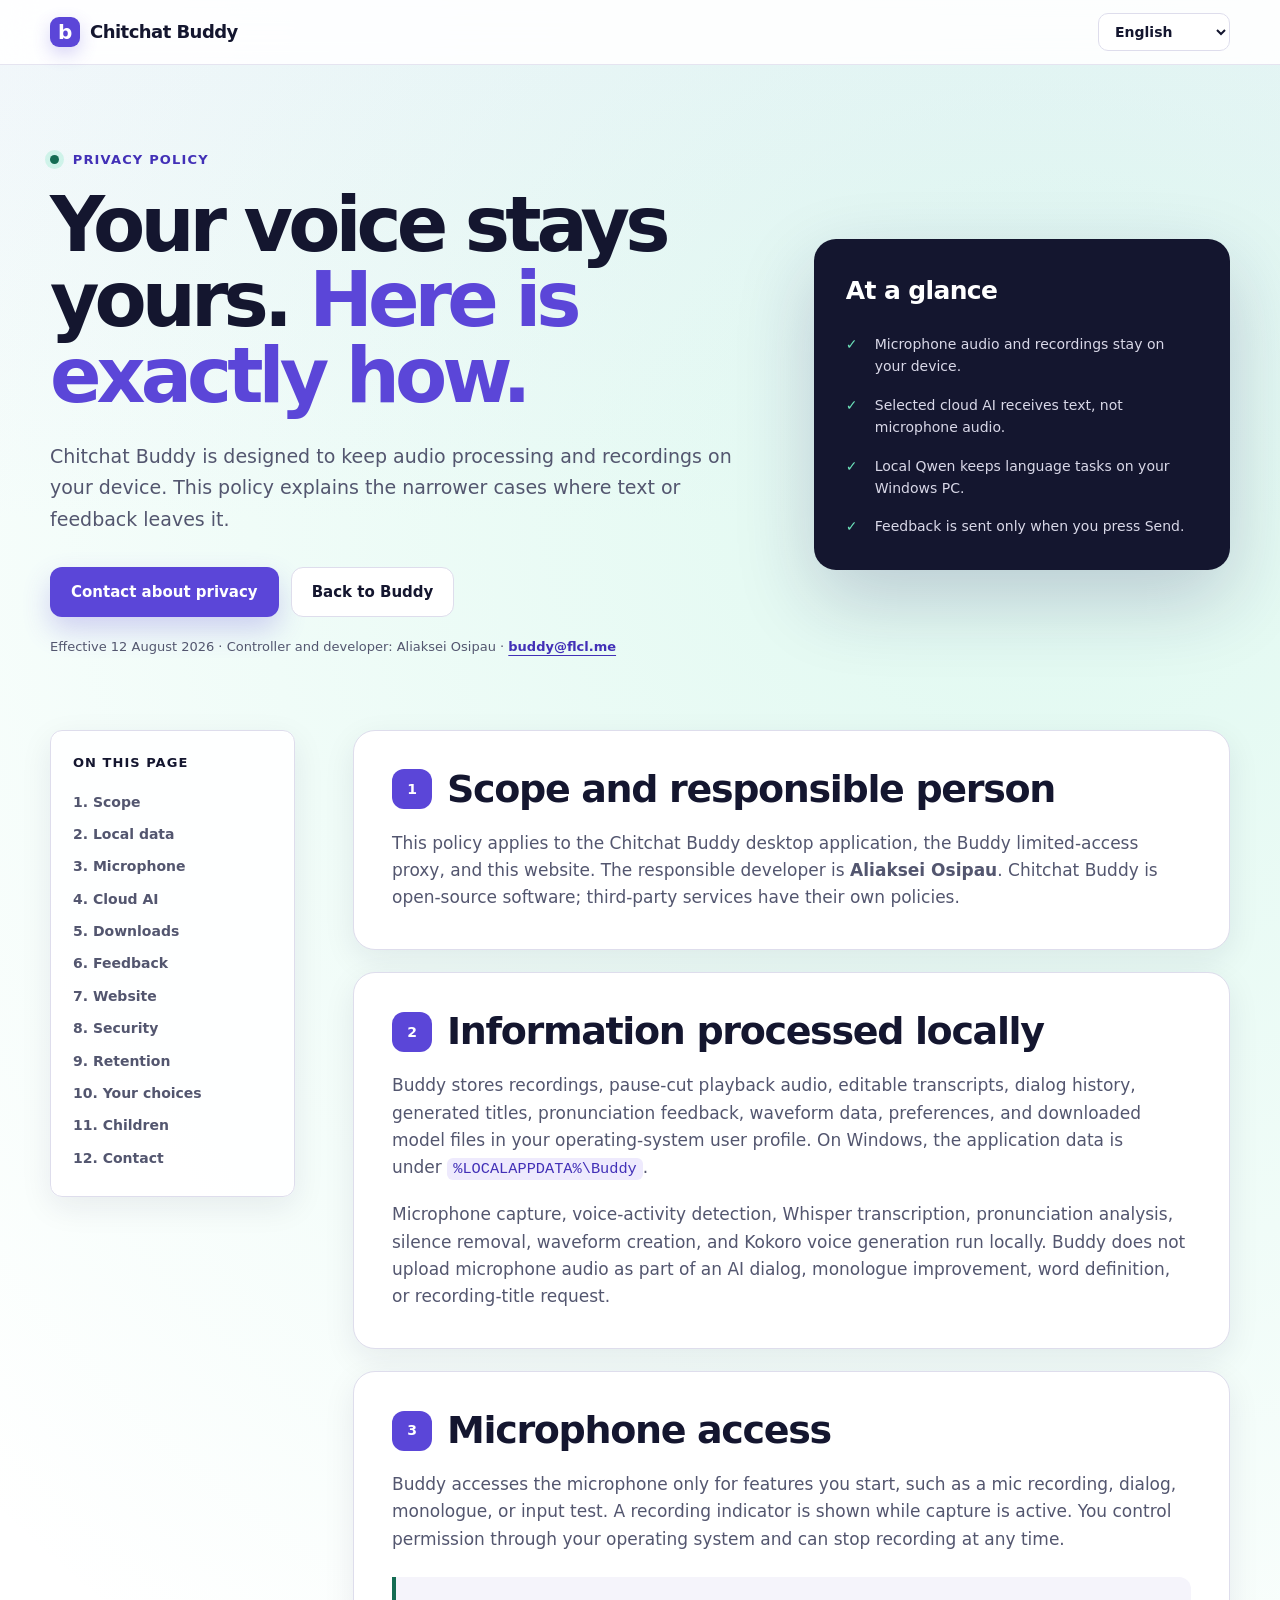
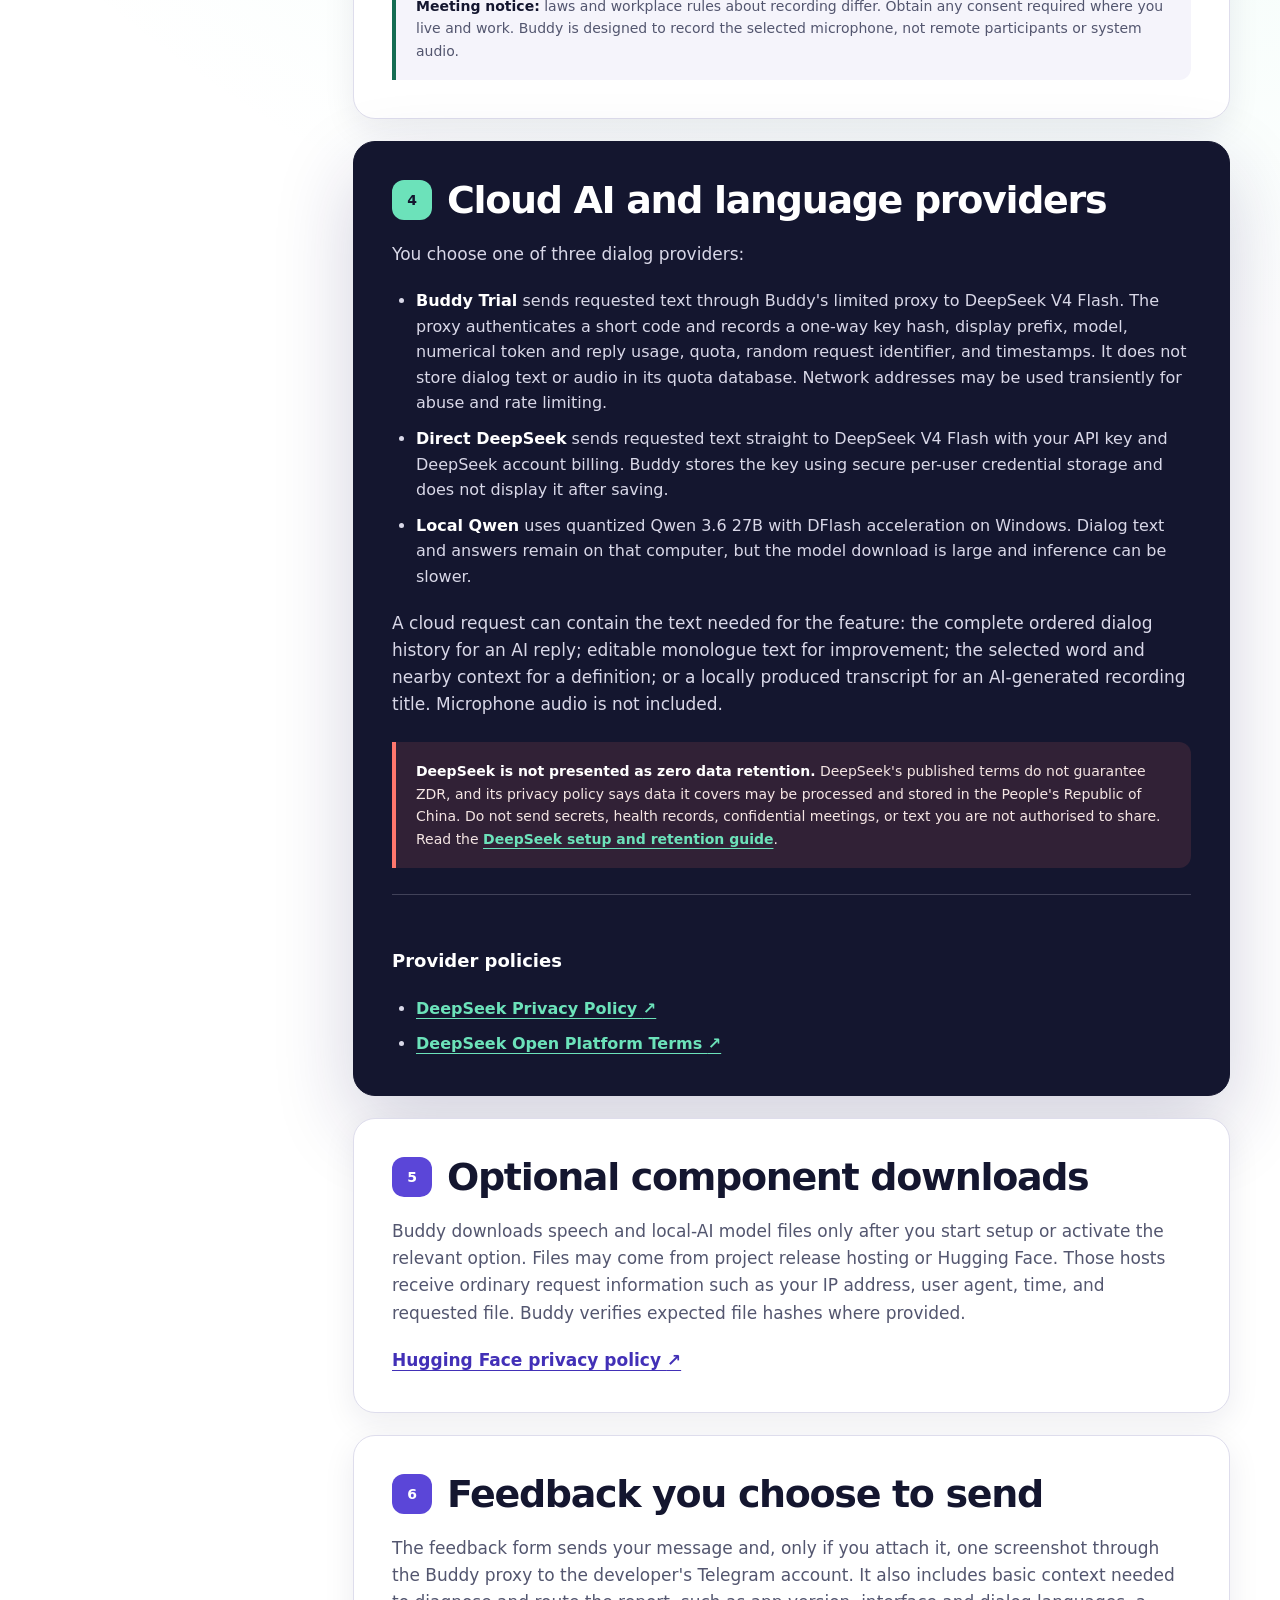
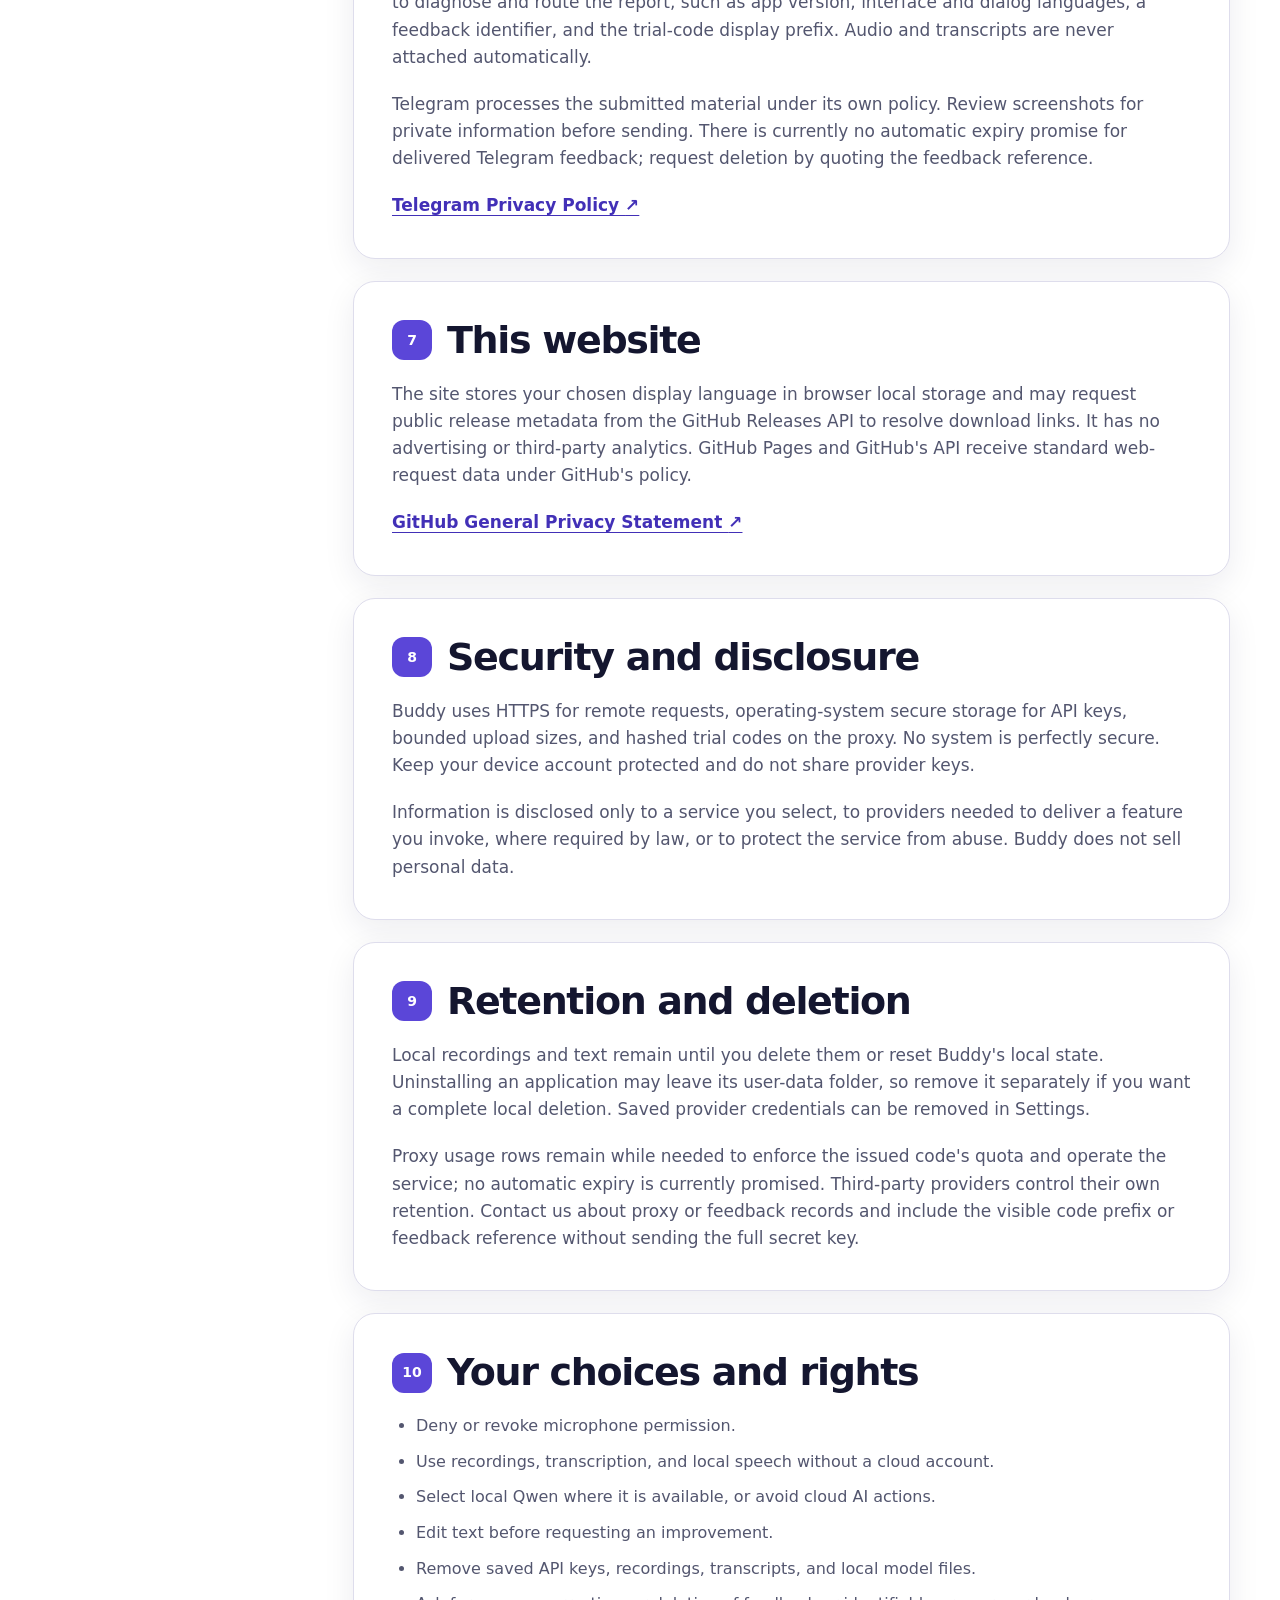
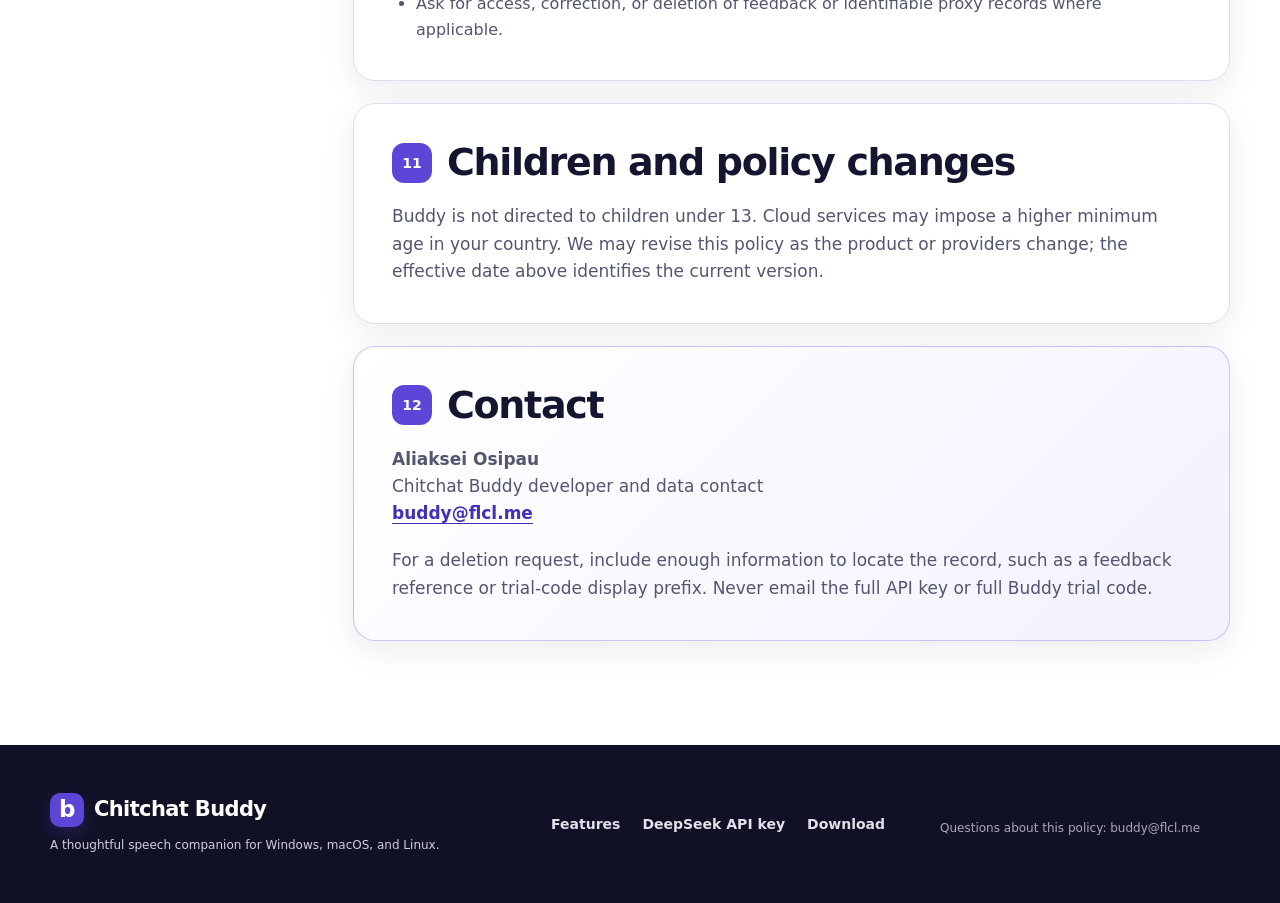
<file: site/privacy/index.html>
<!DOCTYPE html>
<html lang="en">
<head>
  <meta charset="utf-8">
  <meta name="viewport" content="width=device-width, initial-scale=1">
  <title>Privacy policy · Chitchat Buddy</title>
  <meta name="description" content="How Chitchat Buddy handles microphone audio, local recordings, cloud AI text, API keys, feedback, and website data.">
  <meta name="robots" content="index, follow, max-image-preview:large">
  <meta name="theme-color" content="#5b46d8">
  <meta name="color-scheme" content="light">
  <link rel="canonical" href="__SITE_BASE_URL__/privacy/">
  <link rel="alternate" hreflang="en" href="__SITE_BASE_URL__/privacy/">
  <link rel="alternate" hreflang="es" href="__SITE_BASE_URL__/es/privacy/">
  <link rel="alternate" hreflang="de" href="__SITE_BASE_URL__/de/privacy/">
  <link rel="alternate" hreflang="be" href="__SITE_BASE_URL__/be/privacy/">
  <link rel="alternate" hreflang="ru" href="__SITE_BASE_URL__/ru/privacy/">
  <link rel="alternate" hreflang="x-default" href="__SITE_BASE_URL__/privacy/">
  <meta property="og:type" content="article">
  <meta property="og:site_name" content="Chitchat Buddy">
  <meta property="og:title" content="Chitchat Buddy privacy policy">
  <meta property="og:description" content="A plain-language account of what stays local, what reaches a selected cloud service, and the controls you have.">
  <meta property="og:url" content="__SITE_BASE_URL__/privacy/">
  <meta property="og:image" content="__SITE_BASE_URL__/og.png">
  <meta property="og:image:width" content="1200">
  <meta property="og:image:height" content="630">
  <meta property="og:image:alt" content="Chitchat Buddy speech companion">
  <meta name="twitter:card" content="summary_large_image">
  <link rel="icon" type="image/png" sizes="32x32" href="../favicon-32.png">
  <link rel="apple-touch-icon" sizes="180x180" href="../apple-touch-icon.png">
  <link rel="manifest" href="../site.webmanifest">
  <link rel="stylesheet" href="../styles.css">
  <script type="application/ld+json">
  {
    "@context": "https://schema.org",
    "@type": "WebPage",
    "name": "Chitchat Buddy privacy policy",
    "url": "__SITE_BASE_URL__/privacy/",
    "datePublished": "2026-08-12",
    "dateModified": "2026-08-12",
    "publisher": {"@type": "Person", "name": "Aliaksei Osipau", "email": "buddy@flcl.me"}
  }
  </script>
</head>
<body class="guide-page policy-page" data-locale="en" data-root=".." data-route="privacy/">
  <a class="skip-link" href="#main">Skip to main content</a>
  <header class="site-header document-header">
    <div class="nav-shell">
      <a class="brand" href="../" aria-label="Chitchat Buddy home"><span class="brand-mark" aria-hidden="true">b</span><span>Chitchat Buddy</span></a>
      <div class="nav-actions">
        <label class="language-label" for="language-select">Language</label>
        <select id="language-select" class="language-select" aria-label="Choose language"><option value="en" selected>English</option><option value="es">Español</option><option value="de">Deutsch</option><option value="be">Беларуская</option><option value="ru">Русский</option></select>
      </div>
    </div>
  </header>

  <main id="main">
    <section class="guide-hero section-shell">
      <div>
        <p class="eyebrow"><span class="status-dot" aria-hidden="true"></span> Privacy policy</p>
        <h1>Your voice stays yours. <span>Here is exactly how.</span></h1>
        <p class="guide-lede">Chitchat Buddy is designed to keep audio processing and recordings on your device. This policy explains the narrower cases where text or feedback leaves it.</p>
        <div class="guide-actions"><a class="button button-primary" href="mailto:buddy@flcl.me">Contact about privacy</a><a class="button button-secondary" href="../">Back to Buddy</a></div>
        <p class="guide-reviewed">Effective 12 August 2026 · Controller and developer: Aliaksei Osipau · <a href="mailto:buddy@flcl.me">buddy@flcl.me</a></p>
      </div>
      <aside class="guide-summary" aria-labelledby="summary-title">
        <h2 id="summary-title">At a glance</h2>
        <ul><li>Microphone audio and recordings stay on your device.</li><li>Selected cloud AI receives text, not microphone audio.</li><li>Local Qwen keeps language tasks on your Windows PC.</li><li>Feedback is sent only when you press Send.</li></ul>
      </aside>
    </section>

    <div class="guide-layout section-shell">
      <nav class="guide-toc" aria-label="On this page">
        <strong>On this page</strong>
        <a href="#scope">1. Scope</a><a href="#local-data">2. Local data</a><a href="#microphone">3. Microphone</a><a href="#cloud-ai">4. Cloud AI</a><a href="#downloads">5. Downloads</a><a href="#feedback">6. Feedback</a><a href="#website">7. Website</a><a href="#security">8. Security</a><a href="#retention">9. Retention</a><a href="#choices">10. Your choices</a><a href="#children">11. Children</a><a href="#contact">12. Contact</a>
      </nav>

      <article class="guide-article">
        <section class="guide-section" id="scope">
          <div class="guide-step-heading"><span class="guide-step-number">1</span><h2>Scope and responsible person</h2></div>
          <p>This policy applies to the Chitchat Buddy desktop application, the Buddy limited-access proxy, and this website. The responsible developer is <strong>Aliaksei Osipau</strong>. Chitchat Buddy is open-source software; third-party services have their own policies.</p>
        </section>

        <section class="guide-section" id="local-data">
          <div class="guide-step-heading"><span class="guide-step-number">2</span><h2>Information processed locally</h2></div>
          <p>Buddy stores recordings, pause-cut playback audio, editable transcripts, dialog history, generated titles, pronunciation feedback, waveform data, preferences, and downloaded model files in your operating-system user profile. On Windows, the application data is under <code>%LOCALAPPDATA%\Buddy</code>.</p>
          <p>Microphone capture, voice-activity detection, Whisper transcription, pronunciation analysis, silence removal, waveform creation, and Kokoro voice generation run locally. Buddy does not upload microphone audio as part of an AI dialog, monologue improvement, word definition, or recording-title request.</p>
        </section>

        <section class="guide-section" id="microphone">
          <div class="guide-step-heading"><span class="guide-step-number">3</span><h2>Microphone access</h2></div>
          <p>Buddy accesses the microphone only for features you start, such as a mic recording, dialog, monologue, or input test. A recording indicator is shown while capture is active. You control permission through your operating system and can stop recording at any time.</p>
          <div class="guide-note"><strong>Meeting notice:</strong> laws and workplace rules about recording differ. Obtain any consent required where you live and work. Buddy is designed to record the selected microphone, not remote participants or system audio.</div>
        </section>

        <section class="guide-section guide-privacy" id="cloud-ai">
          <div class="guide-step-heading"><span class="guide-step-number">4</span><h2>Cloud AI and language providers</h2></div>
          <p>You choose one of three dialog providers:</p>
          <ul>
            <li><strong>Buddy Trial</strong> sends requested text through Buddy's limited proxy to DeepSeek V4 Flash. The proxy authenticates a short code and records a one-way key hash, display prefix, model, numerical token and reply usage, quota, random request identifier, and timestamps. It does not store dialog text or audio in its quota database. Network addresses may be used transiently for abuse and rate limiting.</li>
            <li><strong>Direct DeepSeek</strong> sends requested text straight to DeepSeek V4 Flash with your API key and DeepSeek account billing. Buddy stores the key using secure per-user credential storage and does not display it after saving.</li>
            <li><strong>Local Qwen</strong> uses quantized Qwen 3.6 27B with DFlash acceleration on Windows. Dialog text and answers remain on that computer, but the model download is large and inference can be slower.</li>
          </ul>
          <p>A cloud request can contain the text needed for the feature: the complete ordered dialog history for an AI reply; editable monologue text for improvement; the selected word and nearby context for a definition; or a locally produced transcript for an AI-generated recording title. Microphone audio is not included.</p>
          <div class="guide-note"><strong>DeepSeek is not presented as zero data retention.</strong> DeepSeek's published terms do not guarantee ZDR, and its privacy policy says data it covers may be processed and stored in the People's Republic of China. Do not send secrets, health records, confidential meetings, or text you are not authorised to share. Read the <a href="../deepseek-api-key/">DeepSeek setup and retention guide</a>.</div>
          <div class="guide-sources"><h3>Provider policies</h3><ul><li><a href="https://cdn.deepseek.com/policies/en-US/deepseek-privacy-policy.html" target="_blank" rel="noopener noreferrer">DeepSeek Privacy Policy <span aria-hidden="true">↗</span></a></li><li><a href="https://cdn.deepseek.com/policies/en-US/deepseek-open-platform-terms-of-service.html" target="_blank" rel="noopener noreferrer">DeepSeek Open Platform Terms <span aria-hidden="true">↗</span></a></li></ul></div>
        </section>

        <section class="guide-section" id="downloads">
          <div class="guide-step-heading"><span class="guide-step-number">5</span><h2>Optional component downloads</h2></div>
          <p>Buddy downloads speech and local-AI model files only after you start setup or activate the relevant option. Files may come from project release hosting or Hugging Face. Those hosts receive ordinary request information such as your IP address, user agent, time, and requested file. Buddy verifies expected file hashes where provided.</p>
          <p><a href="https://huggingface.co/privacy" target="_blank" rel="noopener noreferrer">Hugging Face privacy policy <span aria-hidden="true">↗</span></a></p>
        </section>

        <section class="guide-section" id="feedback">
          <div class="guide-step-heading"><span class="guide-step-number">6</span><h2>Feedback you choose to send</h2></div>
          <p>The feedback form sends your message and, only if you attach it, one screenshot through the Buddy proxy to the developer's Telegram account. It also includes basic context needed to diagnose and route the report, such as app version, interface and dialog languages, a feedback identifier, and the trial-code display prefix. Audio and transcripts are never attached automatically.</p>
          <p>Telegram processes the submitted material under its own policy. Review screenshots for private information before sending. There is currently no automatic expiry promise for delivered Telegram feedback; request deletion by quoting the feedback reference.</p>
          <p><a href="https://telegram.org/privacy" target="_blank" rel="noopener noreferrer">Telegram Privacy Policy <span aria-hidden="true">↗</span></a></p>
        </section>

        <section class="guide-section" id="website">
          <div class="guide-step-heading"><span class="guide-step-number">7</span><h2>This website</h2></div>
          <p>The site stores your chosen display language in browser local storage and may request public release metadata from the GitHub Releases API to resolve download links. It has no advertising or third-party analytics. GitHub Pages and GitHub's API receive standard web-request data under GitHub's policy.</p>
          <p><a href="https://docs.github.com/en/site-policy/privacy-policies/github-general-privacy-statement" target="_blank" rel="noopener noreferrer">GitHub General Privacy Statement <span aria-hidden="true">↗</span></a></p>
        </section>

        <section class="guide-section" id="security">
          <div class="guide-step-heading"><span class="guide-step-number">8</span><h2>Security and disclosure</h2></div>
          <p>Buddy uses HTTPS for remote requests, operating-system secure storage for API keys, bounded upload sizes, and hashed trial codes on the proxy. No system is perfectly secure. Keep your device account protected and do not share provider keys.</p>
          <p>Information is disclosed only to a service you select, to providers needed to deliver a feature you invoke, where required by law, or to protect the service from abuse. Buddy does not sell personal data.</p>
        </section>

        <section class="guide-section" id="retention">
          <div class="guide-step-heading"><span class="guide-step-number">9</span><h2>Retention and deletion</h2></div>
          <p>Local recordings and text remain until you delete them or reset Buddy's local state. Uninstalling an application may leave its user-data folder, so remove it separately if you want a complete local deletion. Saved provider credentials can be removed in Settings.</p>
          <p>Proxy usage rows remain while needed to enforce the issued code's quota and operate the service; no automatic expiry is currently promised. Third-party providers control their own retention. Contact us about proxy or feedback records and include the visible code prefix or feedback reference without sending the full secret key.</p>
        </section>

        <section class="guide-section" id="choices">
          <div class="guide-step-heading"><span class="guide-step-number">10</span><h2>Your choices and rights</h2></div>
          <ul><li>Deny or revoke microphone permission.</li><li>Use recordings, transcription, and local speech without a cloud account.</li><li>Select local Qwen where it is available, or avoid cloud AI actions.</li><li>Edit text before requesting an improvement.</li><li>Remove saved API keys, recordings, transcripts, and local model files.</li><li>Ask for access, correction, or deletion of feedback or identifiable proxy records where applicable.</li></ul>
        </section>

        <section class="guide-section" id="children">
          <div class="guide-step-heading"><span class="guide-step-number">11</span><h2>Children and policy changes</h2></div>
          <p>Buddy is not directed to children under 13. Cloud services may impose a higher minimum age in your country. We may revise this policy as the product or providers change; the effective date above identifies the current version.</p>
        </section>

        <section class="guide-section policy-contact" id="contact">
          <div class="guide-step-heading"><span class="guide-step-number">12</span><h2>Contact</h2></div>
          <p><strong>Aliaksei Osipau</strong><br>Chitchat Buddy developer and data contact<br><a href="mailto:buddy@flcl.me">buddy@flcl.me</a></p>
          <p>For a deletion request, include enough information to locate the record, such as a feedback reference or trial-code display prefix. Never email the full API key or full Buddy trial code.</p>
        </section>
      </article>
    </div>
  </main>

  <footer class="site-footer"><div class="section-shell footer-grid"><div><a class="brand footer-brand" href="../"><span class="brand-mark" aria-hidden="true">b</span><span>Chitchat Buddy</span></a><p>A thoughtful speech companion for Windows, macOS, and Linux.</p></div><div class="footer-links"><a href="../#features">Features</a><a href="../deepseek-api-key/">DeepSeek API key</a><a href="../#download">Download</a></div><p class="footer-note">Questions about this policy: buddy@flcl.me</p></div></footer>
  <script src="../config.js"></script><script src="../app.js"></script>
</body>
</html>
</file>
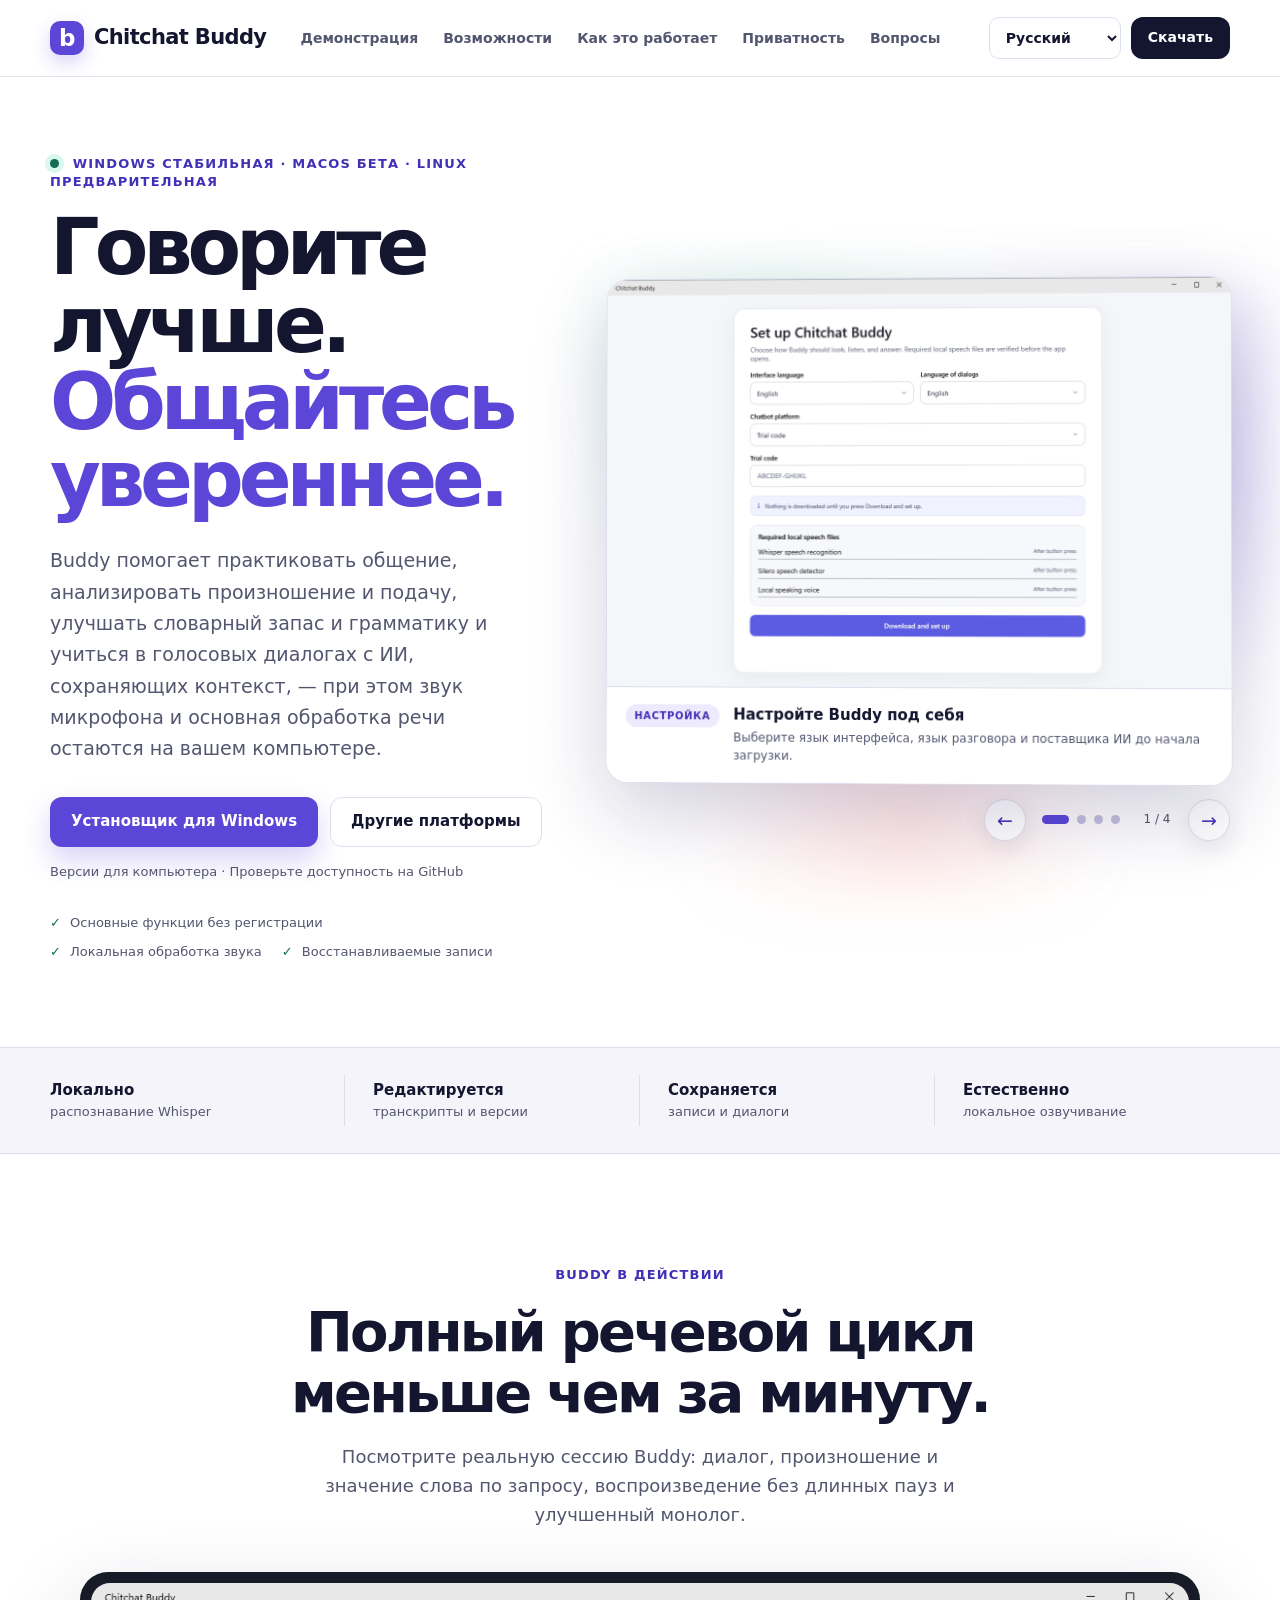
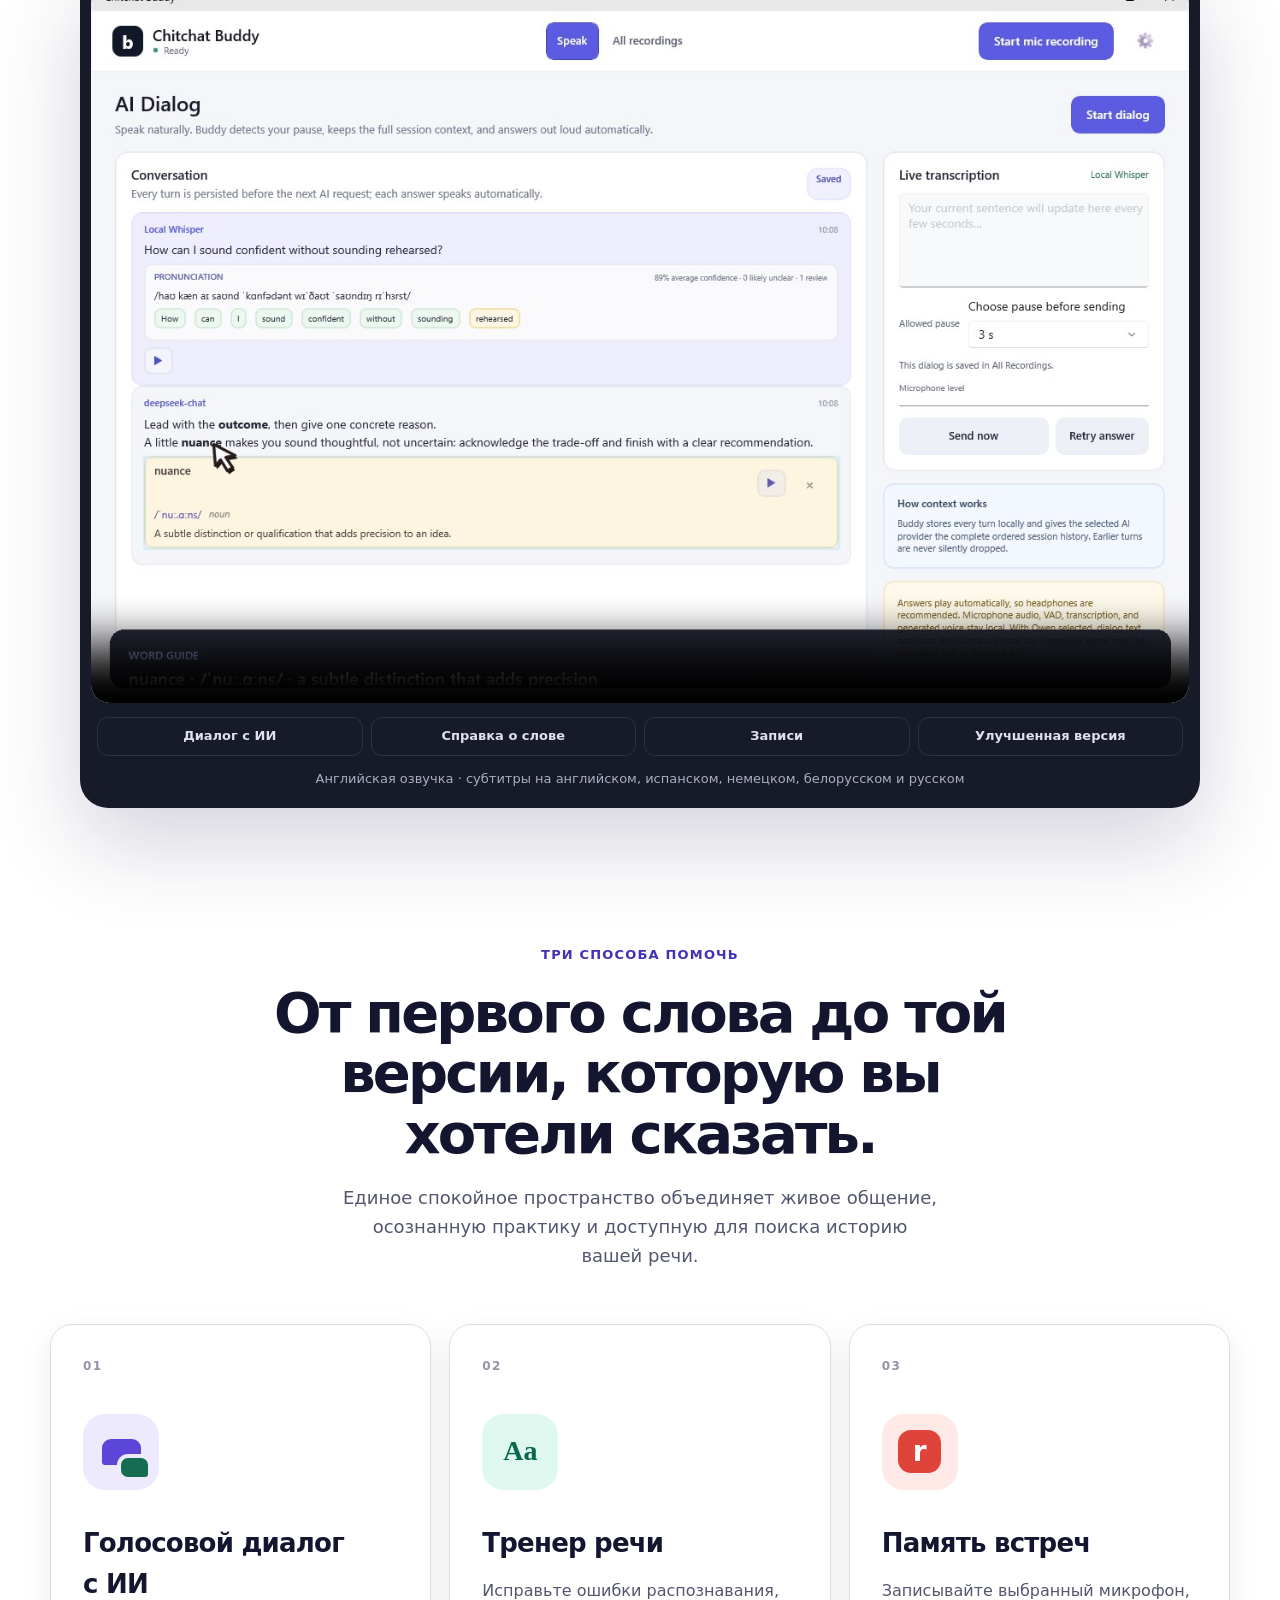
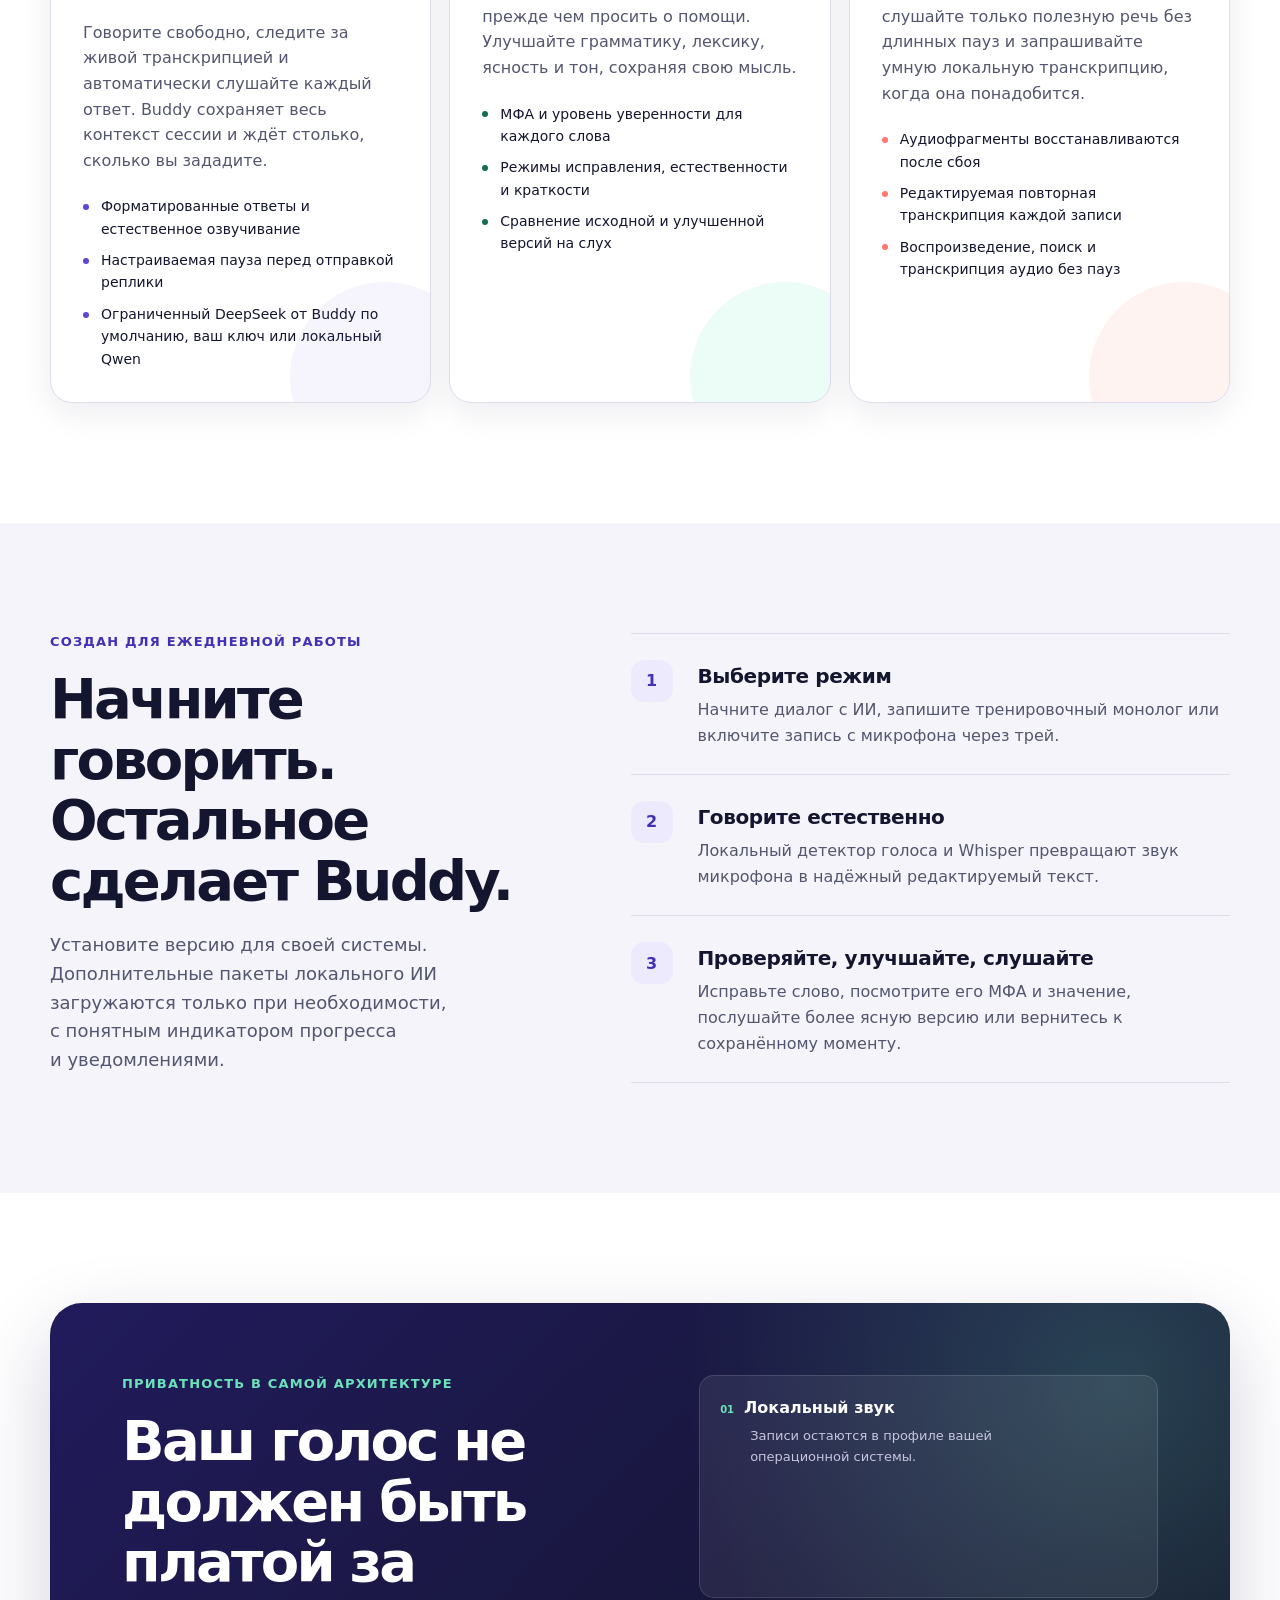
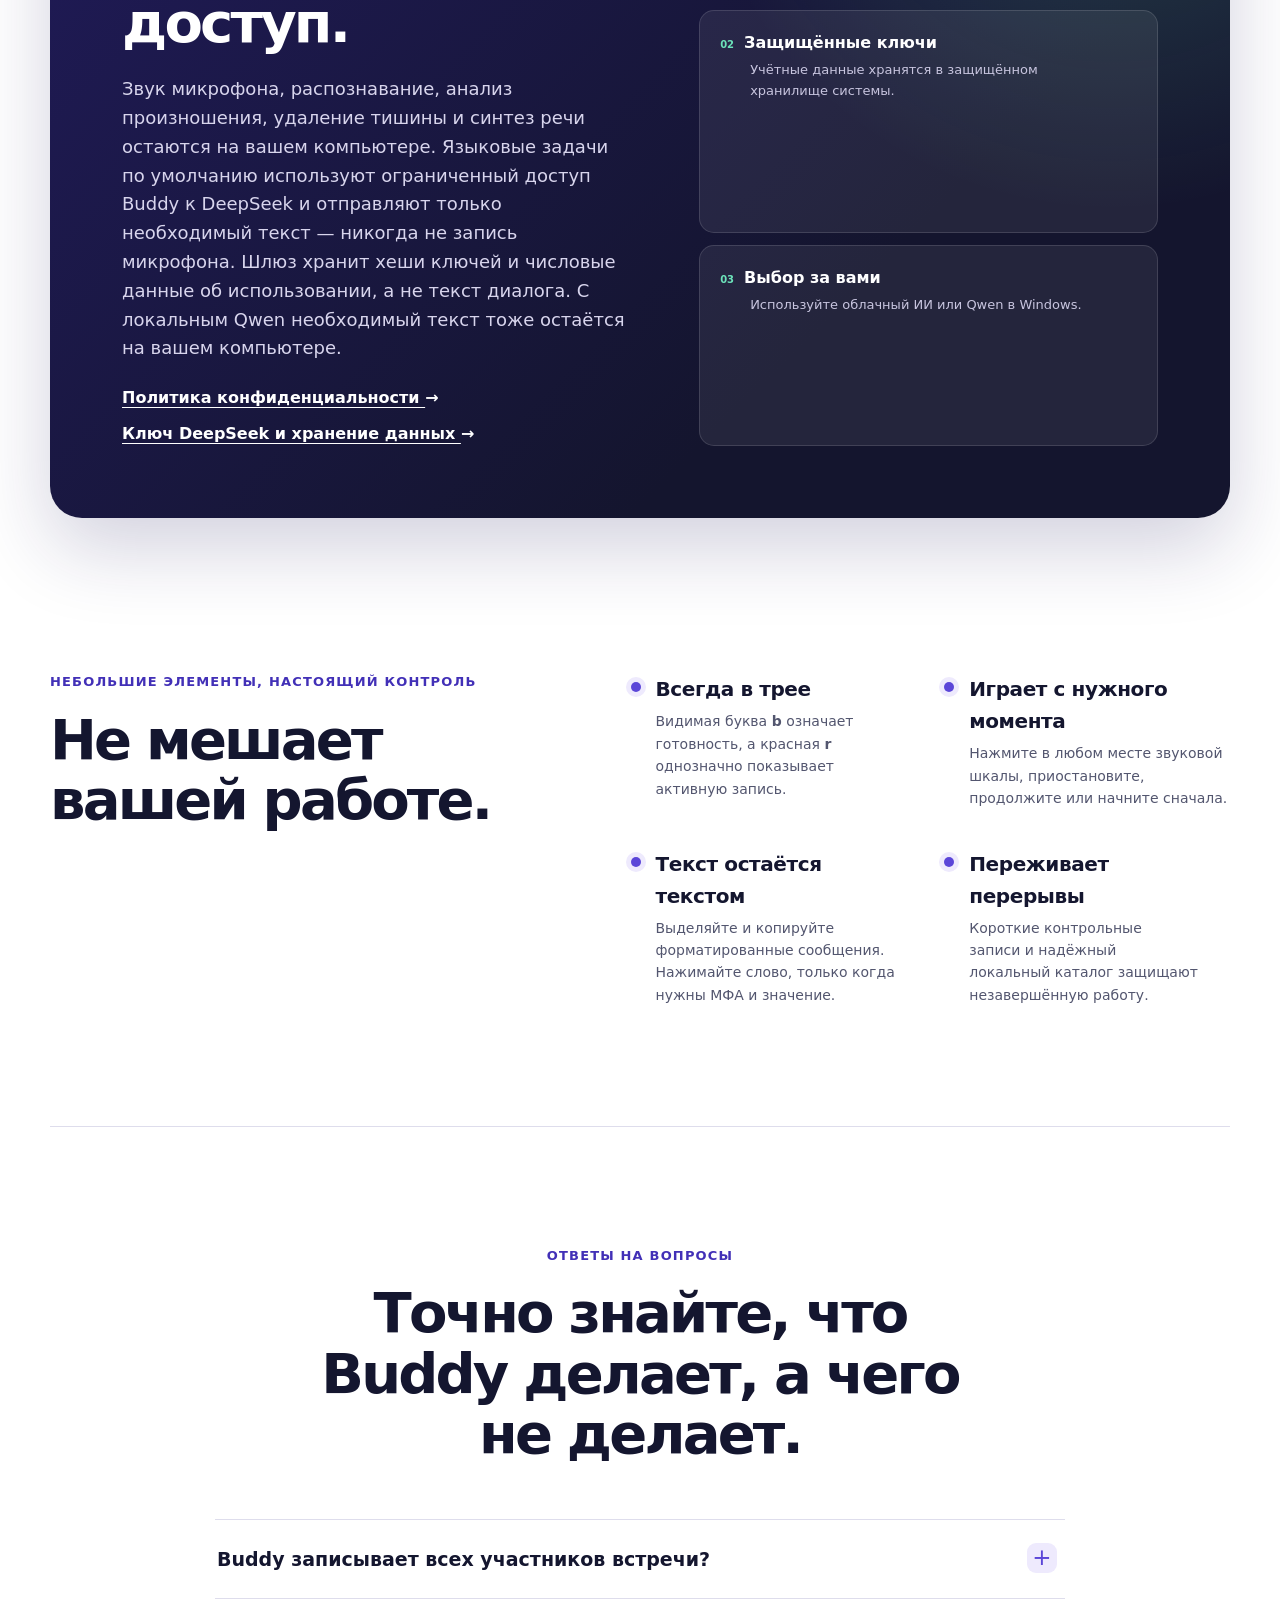
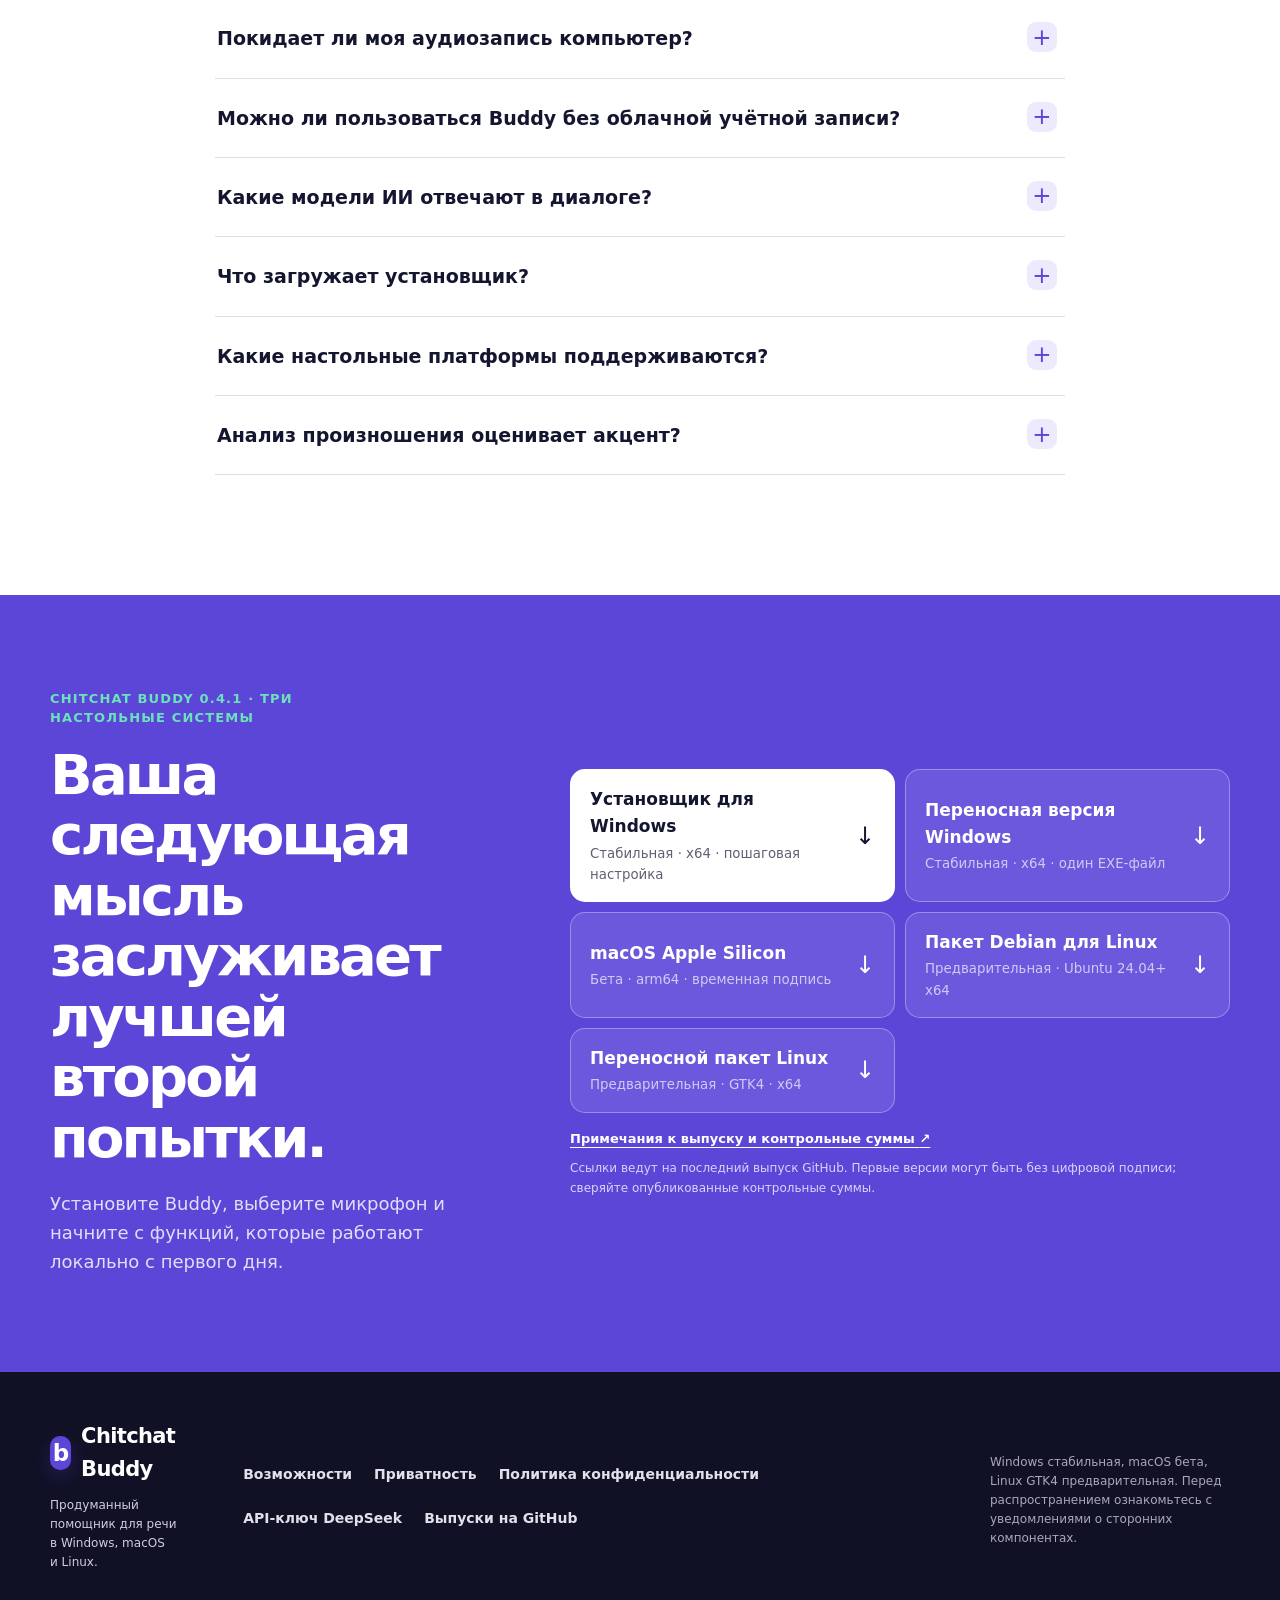
<file: site/ru/index.html>
<!DOCTYPE html>
<html lang="ru">
<head>
  <meta charset="utf-8">
  <meta name="viewport" content="width=device-width, initial-scale=1">
  <title>Chitchat Buddy — приватный ИИ-помощник для речи на компьютере</title>
  <meta name="description" content="Практикуйте общение, анализируйте произношение и подачу, улучшайте словарный запас и грамматику и учитесь в голосовых диалогах с ИИ.">
  <meta name="robots" content="index, follow, max-image-preview:large">
  <meta name="theme-color" content="#5b46d8">
  <meta name="color-scheme" content="light">
  <link rel="canonical" href="__SITE_BASE_URL__/ru/">
  <link rel="alternate" hreflang="en" href="__SITE_BASE_URL__/">
  <link rel="alternate" hreflang="es" href="__SITE_BASE_URL__/es/">
  <link rel="alternate" hreflang="de" href="__SITE_BASE_URL__/de/">
  <link rel="alternate" hreflang="be" href="__SITE_BASE_URL__/be/">
  <link rel="alternate" hreflang="ru" href="__SITE_BASE_URL__/ru/">
  <link rel="alternate" hreflang="x-default" href="__SITE_BASE_URL__/">
  <meta property="og:type" content="website">
  <meta property="og:site_name" content="Chitchat Buddy">
  <meta property="og:locale" content="ru_RU">
  <meta property="og:title" content="Chitchat Buddy — Говорите лучше. Общайтесь увереннее.">
  <meta property="og:description" content="Практикуйте общение, анализируйте свою речь, улучшайте словарный запас и грамматику и учитесь в контекстных диалогах с ИИ.">
  <meta property="og:url" content="__SITE_BASE_URL__/ru/">
  <meta property="og:image" content="__SITE_BASE_URL__/og.png">
  <meta property="og:image:width" content="1200">
  <meta property="og:image:height" content="630">
  <meta property="og:image:alt" content="Buddy с голосовым диалогом и звуковой волной">
  <meta name="twitter:card" content="summary_large_image">
  <meta name="twitter:title" content="Chitchat Buddy — приватный помощник для речи на компьютере">
  <meta name="twitter:description" content="Практикуйте общение, анализируйте свою речь и развивайте уверенность с локальной обработкой и контекстным ИИ.">
  <meta name="twitter:image" content="__SITE_BASE_URL__/og.png">
  <link rel="icon" type="image/png" sizes="32x32" href="../favicon-32.png">
  <link rel="apple-touch-icon" sizes="180x180" href="../apple-touch-icon.png">
  <link rel="manifest" href="../site.webmanifest">
  <link rel="stylesheet" href="../styles.css">
  <script type="application/ld+json">
  {
    "@context": "https://schema.org",
    "@type": "SoftwareApplication",
    "name": "Chitchat Buddy",
    "alternateName": "Buddy",
    "description": "Приватный настольный помощник для практики общения, анализа речи, улучшения словарного запаса и грамматики и обучения в диалогах с ИИ.",
    "url": "__SITE_BASE_URL__/ru/",
    "downloadUrl": "https://github.com/__BUDDY_REPOSITORY__/releases/latest/download/Buddy-Setup.exe",
    "applicationCategory": "ProductivityApplication",
    "operatingSystem": ["Windows 10/11 x64", "macOS 13+", "Ubuntu 24.04+ x64"],
    "softwareVersion": "0.4.1",
    "isAccessibleForFree": true,
    "inLanguage": "ru",
    "offers": {"@type": "Offer", "price": "0", "priceCurrency": "USD"},
    "featureList": ["Локальная запись микрофона", "Воспроизведение без длинных пауз", "Умная редактируемая транскрипция по запросу", "Живая транскрипция речи", "Подсказки по произношению с МФА", "Улучшение грамматики и лексики", "Голосовой диалог с ИИ и сохранением контекста", "Локальный синтез речи"]
  }
  </script>
  <script type="application/ld+json">
  {
    "@context": "https://schema.org",
    "@type": "VideoObject",
    "name": "Полный обзор Chitchat Buddy",
    "description": "Реальная сессия Buddy с контекстным диалогом с ИИ, произношением и значением слова, воспроизведением без длинных пауз, поиском по звуковой волне и более ясным монологом.",
    "thumbnailUrl": "__SITE_BASE_URL__/video/buddy-walkthrough-poster.jpg",
    "contentUrl": "__SITE_BASE_URL__/video/buddy-walkthrough.mp4",
    "embedUrl": "__SITE_BASE_URL__/ru/#demo",
    "uploadDate": "2026-08-12",
    "duration": "PT58S",
    "inLanguage": "en"
  }
  </script>
  <script type="application/ld+json">
  {
    "@context": "https://schema.org",
    "@type": "FAQPage",
    "mainEntity": [
      {"@type": "Question", "name": "Buddy записывает всех участников встречи?", "acceptedAnswer": {"@type": "Answer", "text": "Нет. Buddy записывает выбранный вами микрофон и предназначен для сохранения ваших собственных реплик, а не голосов удалённых участников или системного звука."}},
      {"@type": "Question", "name": "Покидает ли моя аудиозапись компьютер?", "acceptedAnswer": {"@type": "Answer", "text": "Нет. Запись, распознавание, анализ произношения и синтез речи выполняются локально. Языковые задачи по умолчанию используют ограниченный доступ Buddy к DeepSeek и отправляют только необходимый текст; локальный Qwen оставляет на компьютере и этот текст."}},
      {"@type": "Question", "name": "Может ли Buddy работать без интернета?", "acceptedAnswer": {"@type": "Answer", "text": "Да. После установки дополнительных локальных моделей запись, транскрипция, улучшение текста через Qwen и озвучивание могут работать без облачной учётной записи."}},
      {"@type": "Question", "name": "Какие модели ИИ отвечают в диалоге?", "acceptedAnswer": {"@type": "Answer", "text": "Buddy Trial и прямой DeepSeek используют DeepSeek V4 Flash в облаке. Пробный доступ ограничен 1 000 ответами или 1 000 000 токенов; прямой доступ использует ваш API-ключ DeepSeek и оплату вашей учётной записи. В Windows дополнительная модель Qwen 3.6 27B работает локально с ускорением DFlash и оставляет текст диалога на вашем компьютере."}}
    ]
  }
  </script>
</head>
<body data-locale="ru" data-root="..">
  <a class="skip-link" href="#main">Перейти к основному содержанию</a>
  <header class="site-header">
    <div class="nav-shell">
      <a class="brand" href="../" aria-label="Главная страница Chitchat Buddy"><span class="brand-mark" aria-hidden="true">b</span><span>Chitchat Buddy</span></a>
      <nav class="main-nav" aria-label="Основная навигация"><a href="#demo">Демонстрация</a><a href="#features">Возможности</a><a href="#how-it-works">Как это работает</a><a href="#privacy">Приватность</a><a href="#faq">Вопросы</a></nav>
      <div class="nav-actions">
        <label class="language-label" for="language-select">Язык</label>
        <select id="language-select" class="language-select" aria-label="Выбрать язык"><option value="en">English</option><option value="es">Español</option><option value="de">Deutsch</option><option value="be">Беларуская</option><option value="ru" selected>Русский</option></select>
        <a class="button button-small" href="#download">Скачать</a>
      </div>
    </div>
    <noscript><nav class="noscript-languages" aria-label="Языки"><strong>Язык:</strong> <a href="../">English</a> · <a href="../es/">Español</a> · <a href="../de/">Deutsch</a> · <a href="../be/">Беларуская</a> · <a href="../ru/">Русский</a></nav></noscript>
  </header>

  <main id="main">
    <section class="hero section-shell">
      <div class="hero-copy">
        <p class="eyebrow"><span class="status-dot" aria-hidden="true"></span> Windows стабильная · macOS бета · Linux предварительная</p>
        <h1>Говорите лучше.<br><span>Общайтесь увереннее.</span></h1>
        <p class="hero-lede">Buddy помогает практиковать общение, анализировать произношение и подачу, улучшать словарный запас и грамматику и учиться в голосовых диалогах с ИИ, сохраняющих контекст, — при этом звук микрофона и основная обработка речи остаются на вашем компьютере.</p>
        <div class="hero-actions"><a class="button button-primary" data-download-asset="Buddy-Setup.exe" aria-describedby="release-note" href="https://github.com/__BUDDY_REPOSITORY__/releases/latest/download/Buddy-Setup.exe">Установщик для Windows</a><a class="button button-secondary" href="#download">Другие платформы</a></div>
        <p class="release-status" id="release-status" aria-live="polite">Windows стабильная · macOS бета · Linux предварительная</p>
        <ul class="hero-trust" aria-label="Основные преимущества"><li><span aria-hidden="true">✓</span> Основные функции без регистрации</li><li><span aria-hidden="true">✓</span> Локальная обработка звука</li><li><span aria-hidden="true">✓</span> Восстанавливаемые записи</li></ul>
      </div>
      <div class="product-preview">
        <div class="preview-glow" aria-hidden="true"></div>
        <section class="screenshot-carousel" data-carousel tabindex="0" aria-roledescription="carousel" aria-label="Обзор возможностей Buddy">
          <div class="carousel-viewport">
            <figure class="carousel-slide is-active" data-carousel-slide role="group" aria-roledescription="slide" aria-label="1 из 4">
              <div class="screenshot-image screenshot-watermark-mask"><img src="../screenshots/00-welcome-setup.png" width="1284" height="842" alt="Экран приветствия Chitchat Buddy с редактируемыми полями языка интерфейса, языка разговора, поставщика ИИ и пробного кода" fetchpriority="high"></div>
              <figcaption><span class="carousel-kicker">Настройка</span><strong>Настройте Buddy под себя</strong><span>Выберите язык интерфейса, язык разговора и поставщика ИИ до начала загрузки.</span></figcaption>
            </figure>
            <figure class="carousel-slide" data-carousel-slide role="group" aria-roledescription="slide" aria-label="2 из 4" hidden>
              <img src="../screenshots/01-choose-mode.png" width="1284" height="842" alt="Экран Buddy с большими панелями выбора диалога с ИИ и монолога" loading="lazy">
              <figcaption><span class="carousel-kicker">Выбор</span><strong>Выберите формат практики</strong><span>Начните продолжительный диалог с ИИ или поработайте над отдельным монологом.</span></figcaption>
            </figure>
            <figure class="carousel-slide" data-carousel-slide role="group" aria-roledescription="slide" aria-label="3 из 4" hidden>
              <img src="../screenshots/02-dialog-word-guide.png" width="1284" height="842" alt="Короткий диалог на английском с оценкой произношения и выбранным словом nuance, для которого показаны транскрипция и значение" loading="lazy">
              <figcaption><span class="carousel-kicker">Диалог</span><strong>Говорите, понимайте, продолжайте</strong><span>Живой диалог на английском, произношение и значение слова по запросу — в одном месте.</span></figcaption>
            </figure>
            <figure class="carousel-slide" data-carousel-slide role="group" aria-roledescription="slide" aria-label="4 из 4" hidden>
              <img src="../screenshots/03-monologue-improvement.png" width="1284" height="842" alt="Тренер монолога Buddy с редактируемым исходным текстом и более ясной улучшенной версией" loading="lazy">
              <figcaption><span class="carousel-kicker">Монолог</span><strong>Скажите яснее</strong><span>Отредактируйте расшифровку, проверьте произношение и сравните свою фразу с улучшенной версией.</span></figcaption>
            </figure>
          </div>
          <div class="carousel-controls">
            <button class="carousel-arrow" type="button" data-carousel-prev aria-label="Предыдущий снимок"><span aria-hidden="true">←</span></button>
            <div class="carousel-dots" role="group" aria-label="Выбрать снимок"><button class="carousel-dot is-active" type="button" data-carousel-index="0" aria-label="Показать экран настройки" aria-current="true"></button><button class="carousel-dot" type="button" data-carousel-index="1" aria-label="Показать выбор диалога или монолога"></button><button class="carousel-dot" type="button" data-carousel-index="2" aria-label="Показать английский диалог и справку о слове"></button><button class="carousel-dot" type="button" data-carousel-index="3" aria-label="Показать улучшенный монолог"></button></div>
            <span class="carousel-count" aria-live="polite"><span data-carousel-current>1</span><span aria-hidden="true"> / </span>4</span>
            <button class="carousel-arrow" type="button" data-carousel-next aria-label="Следующий снимок"><span aria-hidden="true">→</span></button>
          </div>
        </section>
      </div>
    </section>

    <section class="proof-strip" aria-label="Возможности Buddy"><div class="section-shell proof-grid"><div><strong>Локально</strong><span>распознавание Whisper</span></div><div><strong>Редактируется</strong><span>транскрипты и версии</span></div><div><strong>Сохраняется</strong><span>записи и диалоги</span></div><div><strong>Естественно</strong><span>локальное озвучивание</span></div></div></section>

    <section class="demo-section section-shell" id="demo">
      <div class="section-heading"><p class="eyebrow">Buddy в действии</p><h2>Полный речевой цикл меньше чем за минуту.</h2><p>Посмотрите реальную сессию Buddy: диалог, произношение и значение слова по запросу, воспроизведение без длинных пауз и улучшенный монолог.</p></div>
      <div class="demo-video-shell">
        <video controls preload="metadata" playsinline width="1284" height="842" poster="../video/buddy-walkthrough-poster.jpg" aria-label="Обзор Chitchat Buddy">
          <source src="../video/buddy-walkthrough.mp4" type="video/mp4">
          <track kind="captions" srclang="en" label="English" src="../video/buddy-walkthrough.en.vtt">
          <track kind="subtitles" srclang="es" label="Español" src="../video/buddy-walkthrough.es.vtt">
          <track kind="subtitles" srclang="de" label="Deutsch" src="../video/buddy-walkthrough.de.vtt">
          <track kind="subtitles" srclang="be" label="Беларуская" src="../video/buddy-walkthrough.be.vtt">
          <track kind="subtitles" srclang="ru" label="Русский" src="../video/buddy-walkthrough.ru.vtt" default>
          Ваш браузер не может воспроизвести это видео. <a href="../video/buddy-walkthrough.mp4">Скачать обзор</a>.
        </video>
        <div class="demo-chapters" aria-label="Разделы обзора"><span>Диалог с ИИ</span><span>Справка о слове</span><span>Записи</span><span>Улучшенная версия</span></div>
        <p class="demo-language-note">Английская озвучка · субтитры на английском, испанском, немецком, белорусском и русском</p>
      </div>
    </section>

    <section class="features-section section-shell" id="features">
      <div class="section-heading"><p class="eyebrow">Три способа помочь</p><h2>От первого слова до той версии, которую вы хотели сказать.</h2><p>Единое спокойное пространство объединяет живое общение, осознанную практику и доступную для поиска историю вашей речи.</p></div>
      <div class="feature-grid">
        <article class="feature-card feature-dialog"><div class="feature-number">01</div><div class="feature-icon icon-dialog" aria-hidden="true"><span></span><span></span></div><h3>Голосовой диалог с ИИ</h3><p>Говорите свободно, следите за живой транскрипцией и автоматически слушайте каждый ответ. Buddy сохраняет весь контекст сессии и ждёт столько, сколько вы зададите.</p><ul><li>Форматированные ответы и естественное озвучивание</li><li>Настраиваемая пауза перед отправкой реплики</li><li>Ограниченный DeepSeek от Buddy по умолчанию, ваш ключ или локальный Qwen</li></ul></article>
        <article class="feature-card feature-coach"><div class="feature-number">02</div><div class="feature-icon icon-coach" aria-hidden="true"><span>Aa</span></div><h3>Тренер речи</h3><p>Исправьте ошибки распознавания, прежде чем просить о помощи. Улучшайте грамматику, лексику, ясность и тон, сохраняя свою мысль.</p><ul><li>МФА и уровень уверенности для каждого слова</li><li>Режимы исправления, естественности и краткости</li><li>Сравнение исходной и улучшенной версий на слух</li></ul></article>
        <article class="feature-card feature-record"><div class="feature-number">03</div><div class="feature-icon icon-record" aria-hidden="true"><span>r</span></div><h3>Память встреч</h3><p>Записывайте выбранный микрофон, слушайте только полезную речь без длинных пауз и запрашивайте умную локальную транскрипцию, когда она понадобится.</p><ul><li>Аудиофрагменты восстанавливаются после сбоя</li><li>Редактируемая повторная транскрипция каждой записи</li><li>Воспроизведение, поиск и транскрипция аудио без пауз</li></ul></article>
      </div>
    </section>

    <section class="how-section" id="how-it-works"><div class="section-shell how-layout">
      <div class="section-heading left-heading"><p class="eyebrow">Создан для ежедневной работы</p><h2>Начните говорить.<br>Остальное сделает Buddy.</h2><p>Установите версию для своей системы. Дополнительные пакеты локального ИИ загружаются только при необходимости, с понятным индикатором прогресса и уведомлениями.</p></div>
      <ol class="steps-list"><li><span class="step-index">1</span><div><h3>Выберите режим</h3><p>Начните диалог с ИИ, запишите тренировочный монолог или включите запись с микрофона через трей.</p></div></li><li><span class="step-index">2</span><div><h3>Говорите естественно</h3><p>Локальный детектор голоса и Whisper превращают звук микрофона в надёжный редактируемый текст.</p></div></li><li><span class="step-index">3</span><div><h3>Проверяйте, улучшайте, слушайте</h3><p>Исправьте слово, посмотрите его МФА и значение, послушайте более ясную версию или вернитесь к сохранённому моменту.</p></div></li></ol>
    </div></section>

    <section class="privacy-section section-shell" id="privacy"><div class="privacy-panel">
      <div class="privacy-copy"><p class="eyebrow eyebrow-light">Приватность в самой архитектуре</p><h2>Ваш голос не должен быть платой за доступ.</h2><p>Звук микрофона, распознавание, анализ произношения, удаление тишины и синтез речи остаются на вашем компьютере. Языковые задачи по умолчанию используют ограниченный доступ Buddy к DeepSeek и отправляют только необходимый текст — никогда не запись микрофона. Шлюз хранит хеши ключей и числовые данные об использовании, а не текст диалога. С локальным Qwen необходимый текст тоже остаётся на вашем компьютере.</p><div class="privacy-guide-links"><a href="./privacy/" class="text-link">Политика конфиденциальности <span aria-hidden="true">→</span></a><a href="./deepseek-api-key/" class="text-link">Ключ DeepSeek и хранение данных <span aria-hidden="true">→</span></a></div></div>
      <div class="privacy-facts"><div><span class="fact-mark" aria-hidden="true">01</span><strong>Локальный звук</strong><p>Записи остаются в профиле вашей операционной системы.</p></div><div><span class="fact-mark" aria-hidden="true">02</span><strong>Защищённые ключи</strong><p>Учётные данные хранятся в защищённом хранилище системы.</p></div><div><span class="fact-mark" aria-hidden="true">03</span><strong>Выбор за вами</strong><p>Используйте облачный ИИ или Qwen в Windows.</p></div></div>
    </div></section>

    <section class="detail-section section-shell"><div class="detail-grid">
      <div class="section-heading left-heading"><p class="eyebrow">Небольшие элементы, настоящий контроль</p><h2>Не мешает вашей работе.</h2></div>
      <div class="detail-list">
        <article><span class="detail-dot"></span><div><h3>Всегда в трее</h3><p>Видимая буква <strong>b</strong> означает готовность, а красная <strong>r</strong> однозначно показывает активную запись.</p></div></article>
        <article><span class="detail-dot"></span><div><h3>Играет с нужного момента</h3><p>Нажмите в любом месте звуковой шкалы, приостановите, продолжите или начните сначала.</p></div></article>
        <article><span class="detail-dot"></span><div><h3>Текст остаётся текстом</h3><p>Выделяйте и копируйте форматированные сообщения. Нажимайте слово, только когда нужны МФА и значение.</p></div></article>
        <article><span class="detail-dot"></span><div><h3>Переживает перерывы</h3><p>Короткие контрольные записи и надёжный локальный каталог защищают незавершённую работу.</p></div></article>
      </div>
    </div></section>

    <section class="faq-section section-shell" id="faq">
      <div class="section-heading"><p class="eyebrow">Ответы на вопросы</p><h2>Точно знайте, что Buddy делает, а чего не делает.</h2></div>
      <div class="faq-list">
        <details><summary>Buddy записывает всех участников встречи?</summary><p>Нет. Buddy записывает выбранный вами микрофон. Он предназначен для сохранения ваших собственных реплик, а не голосов удалённых участников или системного звука Windows. Наушники дают лучший результат.</p></details>
        <details><summary>Покидает ли моя аудиозапись компьютер?</summary><p>Нет. Запись, Whisper, анализ произношения и синтез речи выполняются локально. Поставщик с ограниченным доступом по умолчанию отправляет в DeepSeek только необходимый для задачи текст. Локальный Qwen оставляет и этот текст на вашем компьютере.</p></details>
        <details><summary>Можно ли пользоваться Buddy без облачной учётной записи?</summary><p>Да. Запись, воспроизведение, транскрипция и локальное озвучивание не требуют её. Выпуск содержит до 1 000 ответов или 1 000 000 токенов ограниченного доступа к DeepSeek — в зависимости от того, какой предел будет достигнут раньше. Загрузите локальный Qwen, чтобы ответы и улучшения тоже оставались на вашем компьютере.</p></details>
        <details><summary>Какие модели ИИ отвечают в диалоге?</summary><p><strong>Buddy Trial</strong> использует DeepSeek V4 Flash через ограниченный шлюз Buddy и даёт до 1 000 ответов или 1 000 000 токенов. <strong>Прямой DeepSeek</strong> использует ту же облачную модель с <a href="./deepseek-api-key/">вашим собственным API-ключом DeepSeek</a> и оплатой учётной записи. В Windows <strong>локальный Qwen</strong> запускает квантованную модель Qwen 3.6 27B с ускорением DFlash; загрузка размером около 21,5 ГБ и работа модели медленнее, зато текст диалога остаётся на вашем компьютере.</p></details>
        <details><summary>Что загружает установщик?</summary><p>Сама программа автономна. Крупные речевые и локальные ИИ-модели устанавливаются по мере необходимости, с индикатором прогресса и уведомлением о завершении. Поэтому не придётся ждать компонентов, которыми вы можете не пользоваться.</p></details>
        <details><summary>Какие настольные платформы поддерживаются?</summary><p>Для Windows 10/11 x64 доступна стабильная версия. Бета-сборка для macOS 13+ работает на Apple Silicon и пока использует Dock. Оценка уверенности слов и фонетика по запросу там работают; полная локальная строка МФА пока доступна только в Windows и Linux. Ubuntu 24.04+ x64 — экспериментальная предварительная версия на GTK4; значок в трее требует среды, совместимой со StatusNotifier. Локальный Qwen пока доступен только для Windows.</p></details>
        <details><summary>Анализ произношения оценивает акцент?</summary><p>Нет. Buddy использует временные метки слов и уверенность распознавания, чтобы отметить места, которые стоит проверить. МФА — это подсказка, а не оценка вашего акцента или личности.</p></details>
      </div>
    </section>

    <section class="download-section" id="download"><div class="section-shell download-panel">
      <div><p class="eyebrow eyebrow-light">Chitchat Buddy 0.4.1 · три настольные системы</p><h2>Ваша следующая мысль заслуживает лучшей второй попытки.</h2><p>Установите Buddy, выберите микрофон и начните с функций, которые работают локально с первого дня.</p></div>
      <div class="download-options">
        <a class="download-card primary-download" data-download-asset="Buddy-Setup.exe" aria-describedby="release-note" href="https://github.com/__BUDDY_REPOSITORY__/releases/latest/download/Buddy-Setup.exe"><span class="download-copy"><strong>Установщик для Windows</strong><small>Стабильная · x64 · пошаговая настройка</small></span><span class="download-arrow" aria-hidden="true">↓</span></a>
        <a class="download-card" data-download-asset="Buddy.exe" aria-describedby="release-note" href="https://github.com/__BUDDY_REPOSITORY__/releases/latest/download/Buddy.exe"><span class="download-copy"><strong>Переносная версия Windows</strong><small>Стабильная · x64 · один EXE-файл</small></span><span class="download-arrow" aria-hidden="true">↓</span></a>
        <a class="download-card" data-download-asset="Buddy-macOS-arm64-beta.zip" aria-describedby="release-note" href="https://github.com/__BUDDY_REPOSITORY__/releases/latest/download/Buddy-macOS-arm64-beta.zip"><span class="download-copy"><strong>macOS Apple Silicon</strong><small>Бета · arm64 · временная подпись</small></span><span class="download-arrow" aria-hidden="true">↓</span></a>
        <a class="download-card" data-download-asset="Buddy-Linux-x64-preview.deb" aria-describedby="release-note" href="https://github.com/__BUDDY_REPOSITORY__/releases/latest/download/Buddy-Linux-x64-preview.deb"><span class="download-copy"><strong>Пакет Debian для Linux</strong><small>Предварительная · Ubuntu 24.04+ x64</small></span><span class="download-arrow" aria-hidden="true">↓</span></a>
        <a class="download-card" data-download-asset="Buddy-Linux-x64-preview.tar.gz" aria-describedby="release-note" href="https://github.com/__BUDDY_REPOSITORY__/releases/latest/download/Buddy-Linux-x64-preview.tar.gz"><span class="download-copy"><strong>Переносной пакет Linux</strong><small>Предварительная · GTK4 · x64</small></span><span class="download-arrow" aria-hidden="true">↓</span></a>
        <a class="release-link" data-release-link href="https://github.com/__BUDDY_REPOSITORY__/releases/latest">Примечания к выпуску и контрольные суммы <span aria-hidden="true">↗</span></a>
        <p class="download-note" id="release-note" data-release-note>Ссылки ведут на последний выпуск GitHub. Первые версии могут быть без цифровой подписи; сверяйте опубликованные контрольные суммы.</p>
      </div>
    </div></section>
  </main>

  <footer class="site-footer"><div class="section-shell footer-grid">
    <div><a class="brand footer-brand" href="../"><span class="brand-mark" aria-hidden="true">b</span><span>Chitchat Buddy</span></a><p>Продуманный помощник для речи в Windows, macOS и Linux.</p></div>
    <div class="footer-links"><a href="#features">Возможности</a><a href="#privacy">Приватность</a><a href="./privacy/">Политика конфиденциальности</a><a href="./deepseek-api-key/">API-ключ DeepSeek</a><a data-release-link href="https://github.com/__BUDDY_REPOSITORY__/releases/latest">Выпуски на GitHub</a></div>
    <p class="footer-note">Windows стабильная, macOS бета, Linux GTK4 предварительная. Перед распространением ознакомьтесь с уведомлениями о сторонних компонентах.</p>
  </div></footer>
  <script src="../config.js"></script><script src="../app.js"></script>
</body>
</html>
</file>
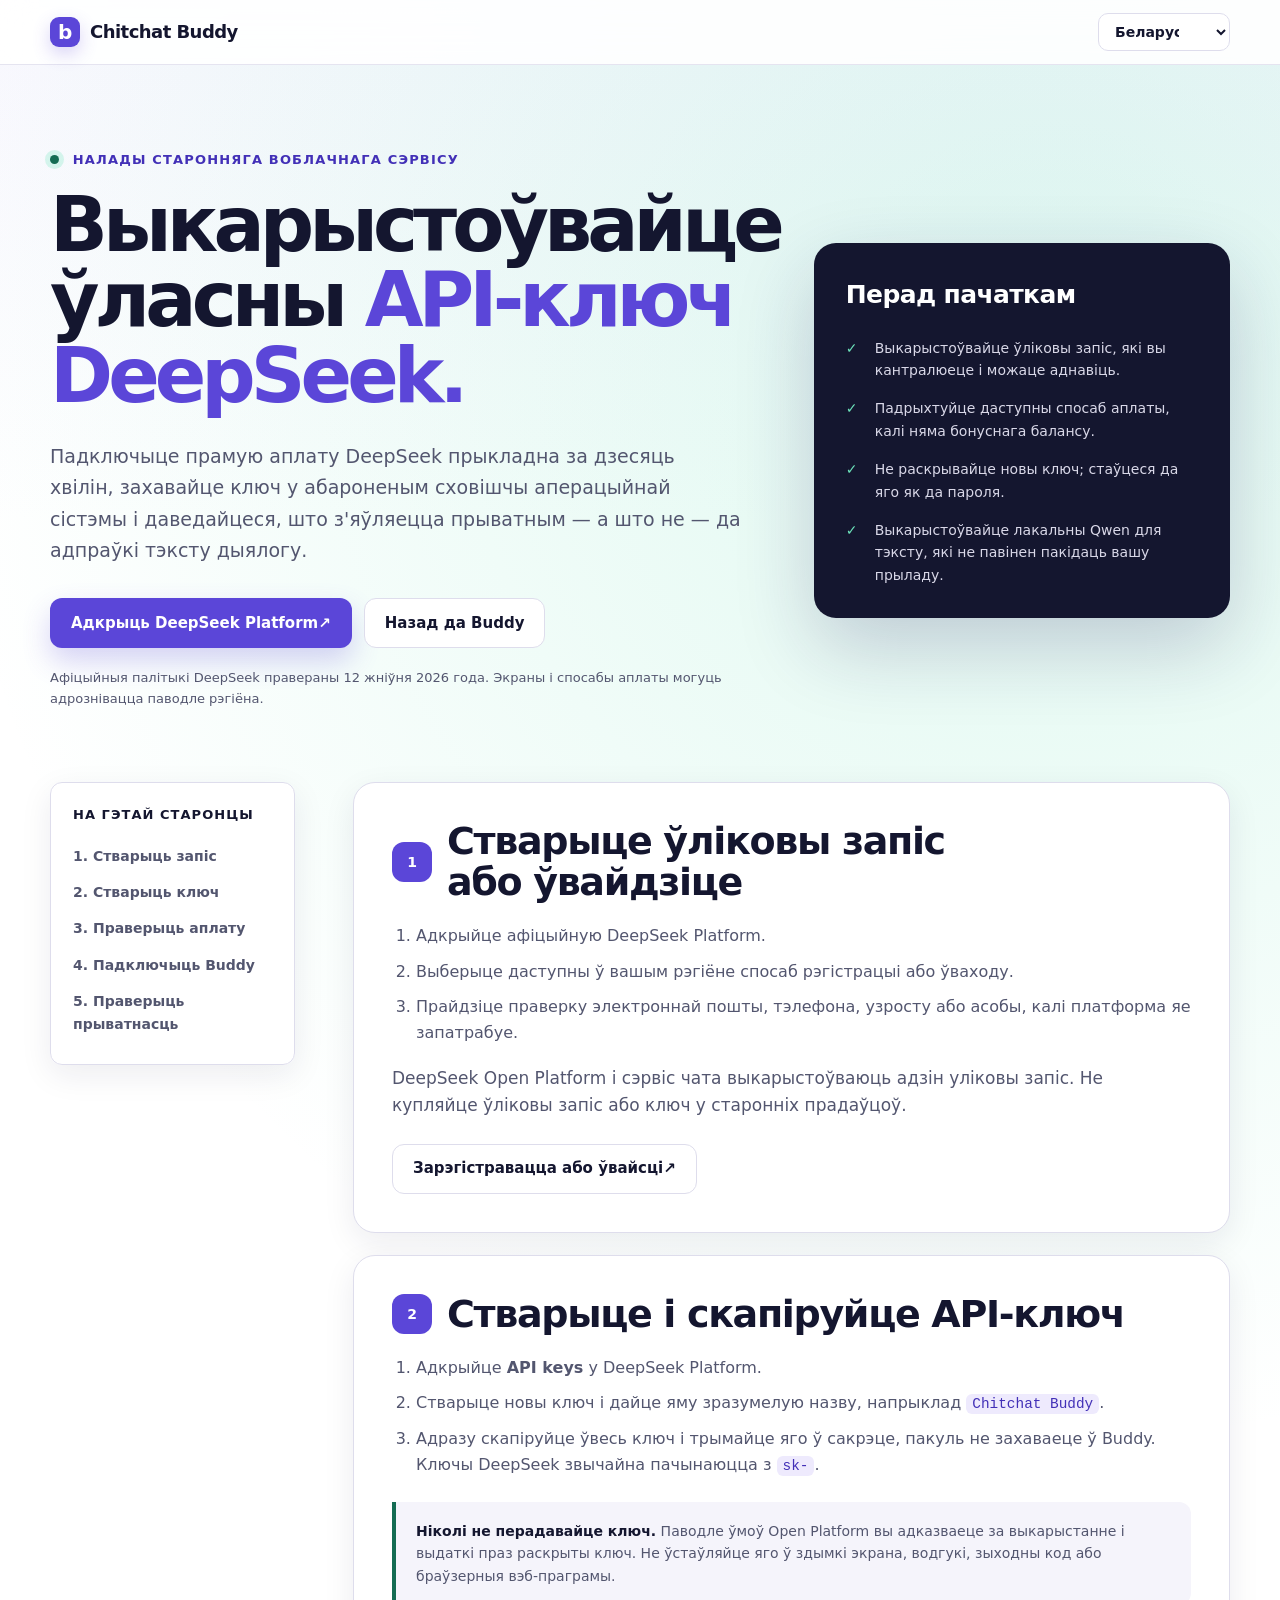
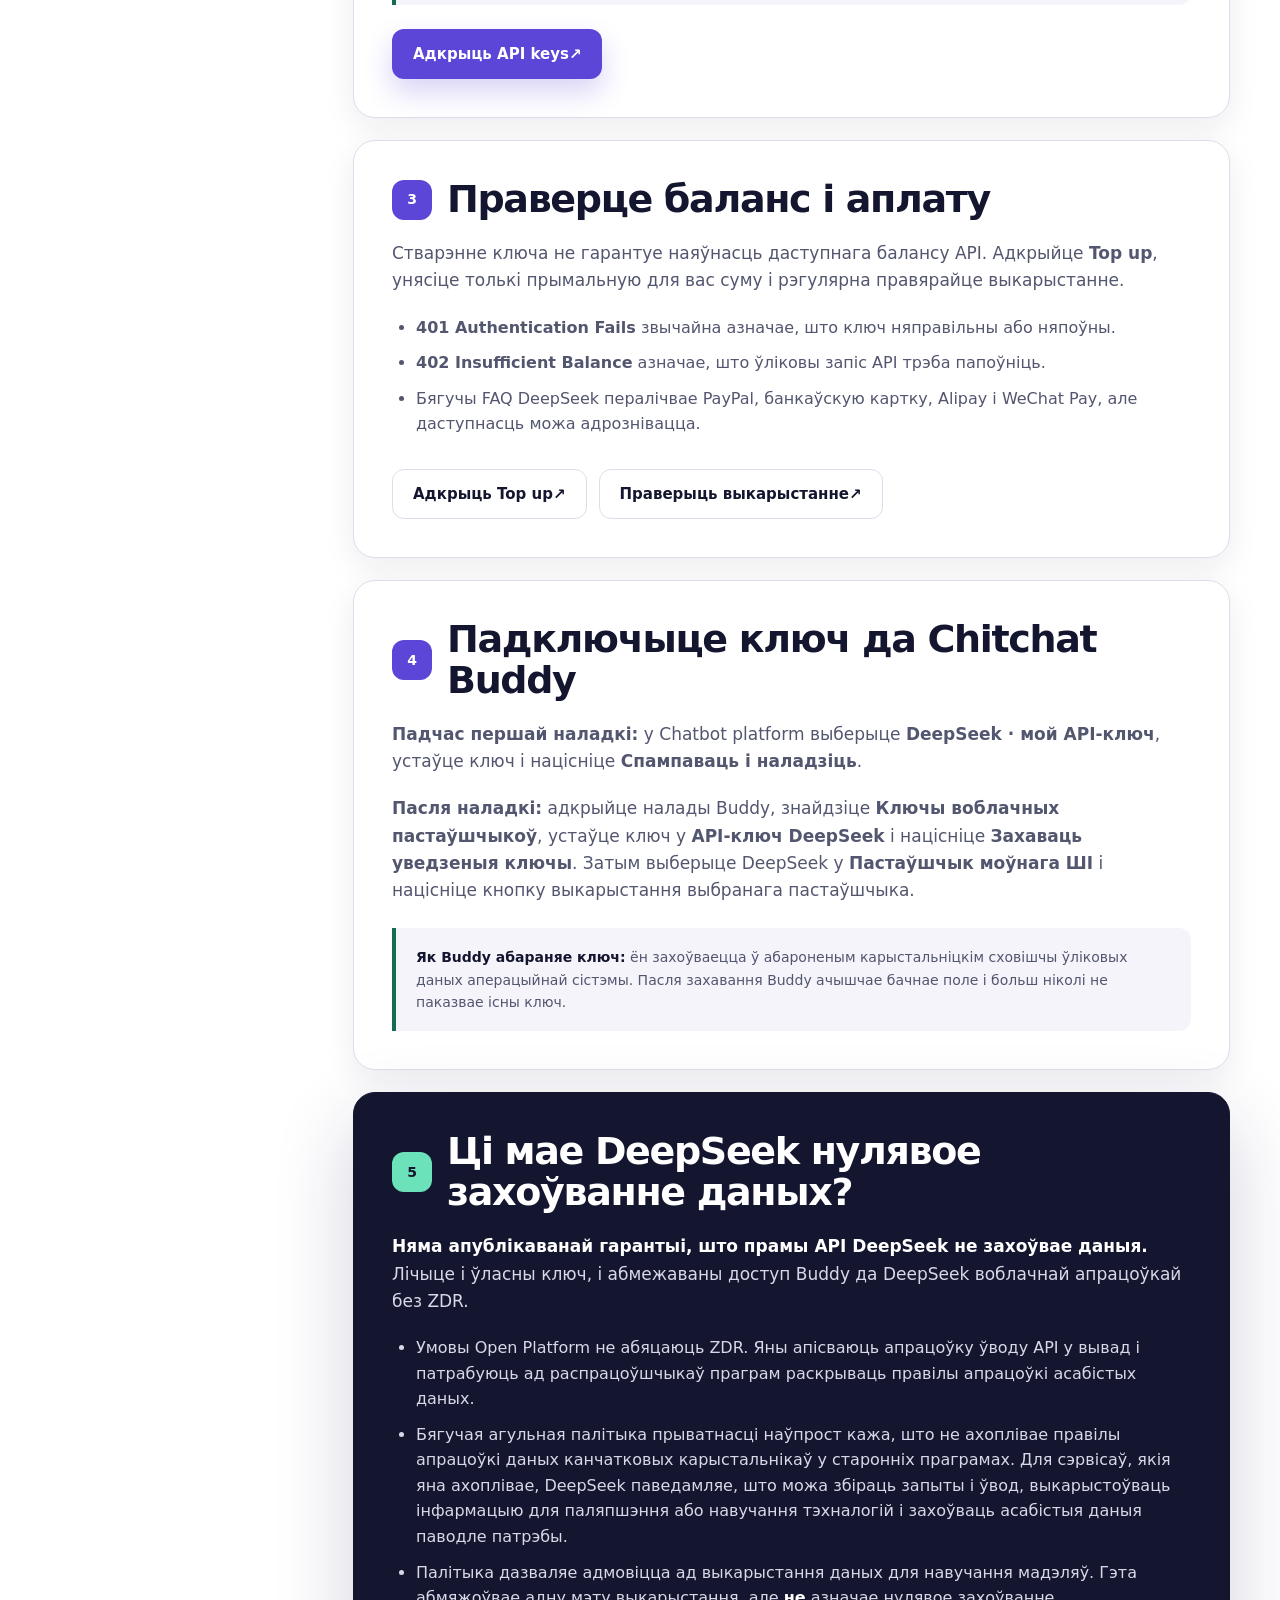
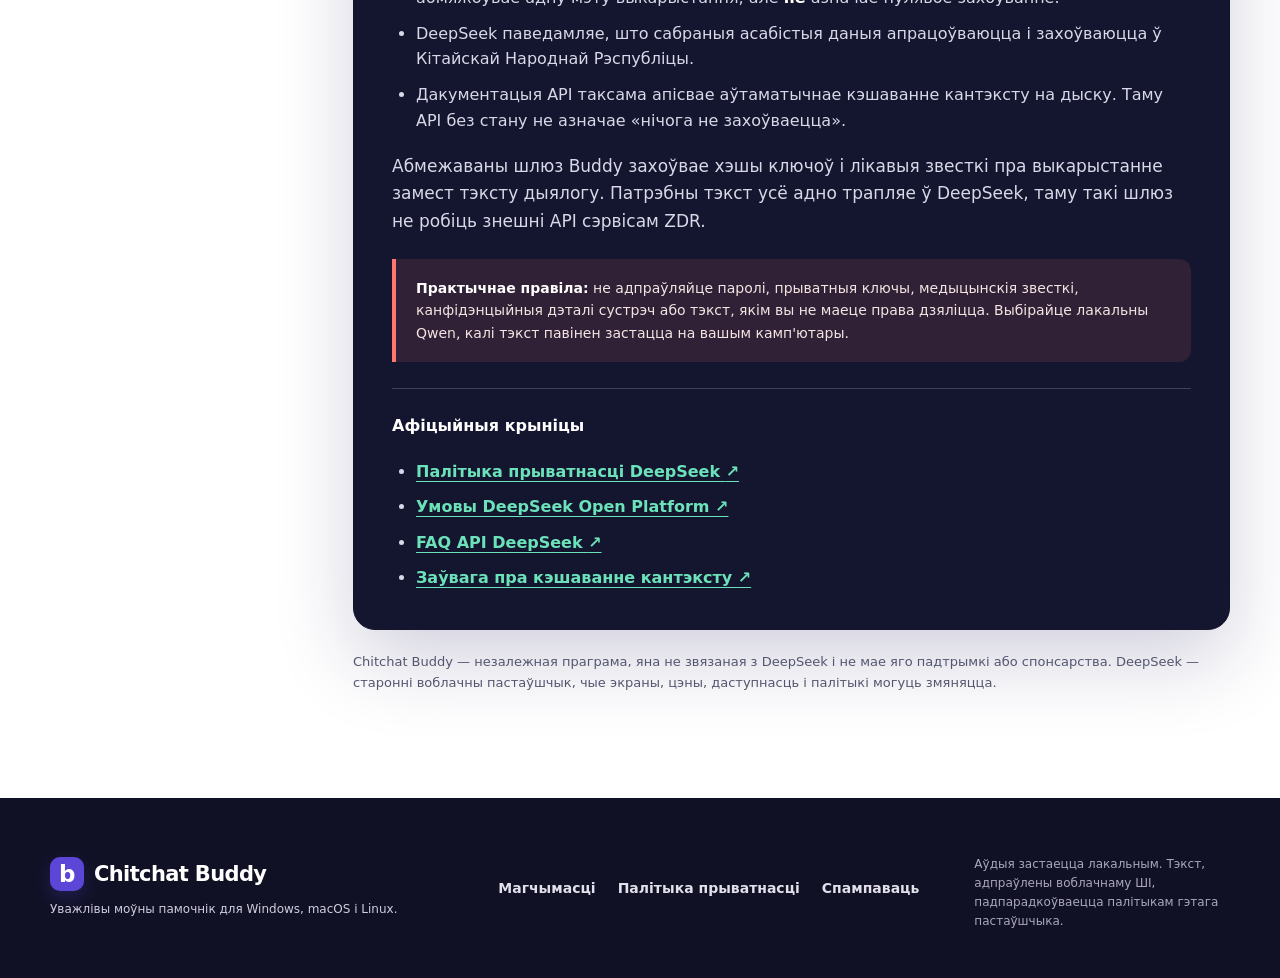
<file: site/be/deepseek-api-key/index.html>
<!DOCTYPE html>
<html lang="be">
<head>
  <meta charset="utf-8">
  <meta name="viewport" content="width=device-width, initial-scale=1">
  <title>Як атрымаць API-ключ DeepSeek для Chitchat Buddy</title>
  <meta name="description" content="Стварыце ўліковы запіс DeepSeek, атрымайце API-ключ, папоўніце баланс, бяспечна падключыце яго да Chitchat Buddy і разбярыцеся ў захоўванні даных.">
  <meta name="robots" content="index, follow, max-image-preview:large">
  <meta name="theme-color" content="#5b46d8">
  <meta name="color-scheme" content="light">
  <link rel="canonical" href="__SITE_BASE_URL__/be/deepseek-api-key/">
  <link rel="alternate" hreflang="en" href="__SITE_BASE_URL__/deepseek-api-key/">
  <link rel="alternate" hreflang="es" href="__SITE_BASE_URL__/es/deepseek-api-key/">
  <link rel="alternate" hreflang="de" href="__SITE_BASE_URL__/de/deepseek-api-key/">
  <link rel="alternate" hreflang="be" href="__SITE_BASE_URL__/be/deepseek-api-key/">
  <link rel="alternate" hreflang="ru" href="__SITE_BASE_URL__/ru/deepseek-api-key/">
  <link rel="alternate" hreflang="x-default" href="__SITE_BASE_URL__/deepseek-api-key/">
  <meta property="og:type" content="article">
  <meta property="og:site_name" content="Chitchat Buddy">
  <meta property="og:title" content="Атрымайце API-ключ DeepSeek для Chitchat Buddy">
  <meta property="og:description" content="Пільны дапаможнік з пяці крокаў: уліковы запіс, API-ключ, аплата, налады Buddy і захоўванне даных.">
  <meta property="og:url" content="__SITE_BASE_URL__/be/deepseek-api-key/">
  <meta property="og:image" content="__SITE_BASE_URL__/og.png">
  <meta property="og:image:width" content="1200">
  <meta property="og:image:height" content="630">
  <meta property="og:image:alt" content="Моўны памочнік Chitchat Buddy">
  <meta name="twitter:card" content="summary_large_image">
  <meta name="twitter:title" content="Атрымайце API-ключ DeepSeek для Chitchat Buddy">
  <meta name="twitter:description" content="Рэгістрацыя, стварэнне ключа, аплата, бяспечныя налады і зразумелы адказ пра захоўванне даных.">
  <meta name="twitter:image" content="__SITE_BASE_URL__/og.png">
  <link rel="icon" type="image/png" sizes="32x32" href="../../favicon-32.png">
  <link rel="apple-touch-icon" sizes="180x180" href="../../apple-touch-icon.png">
  <link rel="manifest" href="../../site.webmanifest">
  <link rel="stylesheet" href="../../styles.css">
  <script type="application/ld+json">
  {
    "@context": "https://schema.org",
    "@type": "HowTo",
    "name": "Як атрымаць API-ключ DeepSeek для Chitchat Buddy",
    "description": "Зарэгіструйцеся ў DeepSeek Open Platform, стварыце API-ключ, пры патрэбе папоўніце баланс і падключыце ключ да Chitchat Buddy.",
    "totalTime": "PT10M",
    "inLanguage": "be",
    "step": [
      {"@type": "HowToStep", "position": 1, "name": "Стварыць уліковы запіс DeepSeek", "url": "__SITE_BASE_URL__/be/deepseek-api-key/#account"},
      {"@type": "HowToStep", "position": 2, "name": "Стварыць і скапіяваць API-ключ", "url": "__SITE_BASE_URL__/be/deepseek-api-key/#key"},
      {"@type": "HowToStep", "position": 3, "name": "Пры патрэбе папоўніць баланс API", "url": "__SITE_BASE_URL__/be/deepseek-api-key/#billing"},
      {"@type": "HowToStep", "position": 4, "name": "Падключыць ключ да Buddy", "url": "__SITE_BASE_URL__/be/deepseek-api-key/#buddy"},
      {"@type": "HowToStep", "position": 5, "name": "Выбраць належны рэжым прыватнасці", "url": "__SITE_BASE_URL__/be/deepseek-api-key/#privacy"}
    ]
  }
  </script>
</head>
<body class="guide-page" data-locale="be" data-root="../.." data-route="deepseek-api-key/">
  <a class="skip-link" href="#main">Перайсці да асноўнага змесціва</a>
  <header class="site-header document-header"><div class="nav-shell">
    <a class="brand" href="../" aria-label="Галоўная Chitchat Buddy"><span class="brand-mark" aria-hidden="true">b</span><span>Chitchat Buddy</span></a>
    <div class="nav-actions"><label class="language-label" for="language-select">Мова</label><select id="language-select" class="language-select" aria-label="Выбраць мову"><option value="en">English</option><option value="es">Español</option><option value="de">Deutsch</option><option value="be" selected>Беларуская</option><option value="ru">Русский</option></select></div>
  </div></header>

  <main id="main">
    <section class="guide-hero section-shell">
      <div>
        <p class="eyebrow"><span class="status-dot" aria-hidden="true"></span> Налады старонняга воблачнага сэрвісу</p>
        <h1>Выкарыстоўвайце ўласны <span>API-ключ DeepSeek.</span></h1>
        <p class="guide-lede">Падключыце прамую аплату DeepSeek прыкладна за дзесяць хвілін, захавайце ключ у абароненым сховішчы аперацыйнай сістэмы і даведайцеся, што з'яўляецца прыватным — а што не — да адпраўкі тэксту дыялогу.</p>
        <div class="guide-actions"><a class="button button-primary" href="https://platform.deepseek.com/" target="_blank" rel="noopener noreferrer">Адкрыць DeepSeek Platform <span aria-hidden="true">↗</span></a><a class="button button-secondary" href="../">Назад да Buddy</a></div>
        <p class="guide-reviewed">Афіцыйныя палітыкі DeepSeek правераны 12 жніўня 2026 года. Экраны і спосабы аплаты могуць адрознівацца паводле рэгіёна.</p>
      </div>
      <aside class="guide-summary" aria-labelledby="before-title"><h2 id="before-title">Перад пачаткам</h2><ul><li>Выкарыстоўвайце ўліковы запіс, які вы кантралюеце і можаце аднавіць.</li><li>Падрыхтуйце даступны спосаб аплаты, калі няма бонуснага балансу.</li><li>Не раскрывайце новы ключ; стаўцеся да яго як да пароля.</li><li>Выкарыстоўвайце лакальны Qwen для тэксту, які не павінен пакідаць вашу прыладу.</li></ul></aside>
    </section>

    <div class="guide-layout section-shell">
      <nav class="guide-toc" aria-label="На гэтай старонцы"><strong>На гэтай старонцы</strong><a href="#account">1. Стварыць запіс</a><a href="#key">2. Стварыць ключ</a><a href="#billing">3. Праверыць аплату</a><a href="#buddy">4. Падключыць Buddy</a><a href="#privacy">5. Праверыць прыватнасць</a></nav>
      <article class="guide-article">
        <section class="guide-section" id="account">
          <div class="guide-step-heading"><span class="guide-step-number">1</span><h2>Стварыце ўліковы запіс або ўвайдзіце</h2></div>
          <ol><li>Адкрыйце афіцыйную DeepSeek Platform.</li><li>Выберыце даступны ў вашым рэгіёне спосаб рэгістрацыі або ўваходу.</li><li>Прайдзіце праверку электроннай пошты, тэлефона, узросту або асобы, калі платформа яе запатрабуе.</li></ol>
          <p>DeepSeek Open Platform і сэрвіс чата выкарыстоўваюць адзін уліковы запіс. Не купляйце ўліковы запіс або ключ у старонніх прадаўцоў.</p>
          <div class="guide-inline-action"><a class="button button-secondary" href="https://platform.deepseek.com/" target="_blank" rel="noopener noreferrer">Зарэгістравацца або ўвайсці <span aria-hidden="true">↗</span></a></div>
        </section>

        <section class="guide-section" id="key">
          <div class="guide-step-heading"><span class="guide-step-number">2</span><h2>Стварыце і скапіруйце API-ключ</h2></div>
          <ol><li>Адкрыйце <strong>API keys</strong> у DeepSeek Platform.</li><li>Стварыце новы ключ і дайце яму зразумелую назву, напрыклад <code>Chitchat Buddy</code>.</li><li>Адразу скапіруйце ўвесь ключ і трымайце яго ў сакрэце, пакуль не захаваеце ў Buddy. Ключы DeepSeek звычайна пачынаюцца з <code>sk-</code>.</li></ol>
          <div class="guide-note"><strong>Ніколі не перадавайце ключ.</strong> Паводле ўмоў Open Platform вы адказваеце за выкарыстанне і выдаткі праз раскрыты ключ. Не ўстаўляйце яго ў здымкі экрана, водгукі, зыходны код або браўзерныя вэб-праграмы.</div>
          <div class="guide-inline-action"><a class="button button-primary" href="https://platform.deepseek.com/api_keys" target="_blank" rel="noopener noreferrer">Адкрыць API keys <span aria-hidden="true">↗</span></a></div>
        </section>

        <section class="guide-section" id="billing">
          <div class="guide-step-heading"><span class="guide-step-number">3</span><h2>Праверце баланс і аплату</h2></div>
          <p>Стварэнне ключа не гарантуе наяўнасць даступнага балансу API. Адкрыйце <strong>Top up</strong>, унясіце толькі прымальную для вас суму і рэгулярна правярайце выкарыстанне.</p>
          <ul><li><strong>401 Authentication Fails</strong> звычайна азначае, што ключ няправільны або няпоўны.</li><li><strong>402 Insufficient Balance</strong> азначае, што ўліковы запіс API трэба папоўніць.</li><li>Бягучы FAQ DeepSeek пералічвае PayPal, банкаўскую картку, Alipay і WeChat Pay, але даступнасць можа адрознівацца.</li></ul>
          <div class="guide-actions"><a class="button button-secondary" href="https://platform.deepseek.com/top_up" target="_blank" rel="noopener noreferrer">Адкрыць Top up <span aria-hidden="true">↗</span></a><a class="button button-secondary" href="https://platform.deepseek.com/usage" target="_blank" rel="noopener noreferrer">Праверыць выкарыстанне <span aria-hidden="true">↗</span></a></div>
        </section>

        <section class="guide-section" id="buddy">
          <div class="guide-step-heading"><span class="guide-step-number">4</span><h2>Падключыце ключ да Chitchat Buddy</h2></div>
          <p><strong>Падчас першай наладкі:</strong> у Chatbot platform выберыце <strong>DeepSeek · мой API-ключ</strong>, устаўце ключ і націсніце <strong>Спампаваць і наладзіць</strong>.</p>
          <p><strong>Пасля наладкі:</strong> адкрыйце налады Buddy, знайдзіце <strong>Ключы воблачных пастаўшчыкоў</strong>, устаўце ключ у <strong>API-ключ DeepSeek</strong> і націсніце <strong>Захаваць уведзеныя ключы</strong>. Затым выберыце DeepSeek у <strong>Пастаўшчык моўнага ШІ</strong> і націсніце кнопку выкарыстання выбранага пастаўшчыка.</p>
          <div class="guide-note"><strong>Як Buddy абараняе ключ:</strong> ён захоўваецца ў абароненым карыстальніцкім сховішчы ўліковых даных аперацыйнай сістэмы. Пасля захавання Buddy ачышчае бачнае поле і больш ніколі не паказвае існы ключ.</div>
        </section>

        <section class="guide-section guide-privacy" id="privacy">
          <div class="guide-step-heading"><span class="guide-step-number">5</span><h2>Ці мае DeepSeek нулявое захоўванне даных?</h2></div>
          <p><strong>Няма апублікаванай гарантыі, што прамы API DeepSeek не захоўвае даныя.</strong> Лічыце і ўласны ключ, і абмежаваны доступ Buddy да DeepSeek воблачнай апрацоўкай без ZDR.</p>
          <ul><li>Умовы Open Platform не абяцаюць ZDR. Яны апісваюць апрацоўку ўводу API у вывад і патрабуюць ад распрацоўшчыкаў праграм раскрываць правілы апрацоўкі асабістых даных.</li><li>Бягучая агульная палітыка прыватнасці наўпрост кажа, што не ахоплівае правілы апрацоўкі даных канчатковых карыстальнікаў у старонніх праграмах. Для сэрвісаў, якія яна ахоплівае, DeepSeek паведамляе, што можа збіраць запыты і ўвод, выкарыстоўваць інфармацыю для паляпшэння або навучання тэхналогій і захоўваць асабістыя даныя паводле патрэбы.</li><li>Палітыка дазваляе адмовіцца ад выкарыстання даных для навучання мадэляў. Гэта абмяжоўвае адну мэту выкарыстання, але <strong>не</strong> азначае нулявое захоўванне.</li><li>DeepSeek паведамляе, што сабраныя асабістыя даныя апрацоўваюцца і захоўваюцца ў Кітайскай Народнай Рэспубліцы.</li><li>Дакументацыя API таксама апісвае аўтаматычнае кэшаванне кантэксту на дыску. Таму API без стану не азначае «нічога не захоўваецца».</li></ul>
          <p>Абмежаваны шлюз Buddy захоўвае хэшы ключоў і лікавыя звесткі пра выкарыстанне замест тэксту дыялогу. Патрэбны тэкст усё адно трапляе ў DeepSeek, таму такі шлюз не робіць знешні API сэрвісам ZDR.</p>
          <div class="guide-note"><strong>Практычнае правіла:</strong> не адпраўляйце паролі, прыватныя ключы, медыцынскія звесткі, канфідэнцыйныя дэталі сустрэч або тэкст, якім вы не маеце права дзяліцца. Выбірайце лакальны Qwen, калі тэкст павінен застацца на вашым камп'ютары.</div>
          <div class="guide-sources"><h3>Афіцыйныя крыніцы</h3><ul>
            <li><a href="https://cdn.deepseek.com/policies/en-US/deepseek-privacy-policy.html" target="_blank" rel="noopener noreferrer">Палітыка прыватнасці DeepSeek <span aria-hidden="true">↗</span></a></li>
            <li><a href="https://cdn.deepseek.com/policies/en-US/deepseek-open-platform-terms-of-service.html" target="_blank" rel="noopener noreferrer">Умовы DeepSeek Open Platform <span aria-hidden="true">↗</span></a></li>
            <li><a href="https://api-docs.deepseek.com/faq/" target="_blank" rel="noopener noreferrer">FAQ API DeepSeek <span aria-hidden="true">↗</span></a></li>
            <li><a href="https://api-docs.deepseek.com/news/news0802/" target="_blank" rel="noopener noreferrer">Заўвага пра кэшаванне кантэксту <span aria-hidden="true">↗</span></a></li>
          </ul></div>
        </section>
        <p class="guide-affiliation">Chitchat Buddy — незалежная праграма, яна не звязаная з DeepSeek і не мае яго падтрымкі або спонсарства. DeepSeek — старонні воблачны пастаўшчык, чые экраны, цэны, даступнасць і палітыкі могуць змяняцца.</p>
      </article>
    </div>
  </main>

  <footer class="site-footer"><div class="section-shell footer-grid">
    <div><a class="brand footer-brand" href="../"><span class="brand-mark" aria-hidden="true">b</span><span>Chitchat Buddy</span></a><p>Уважлівы моўны памочнік для Windows, macOS і Linux.</p></div>
    <div class="footer-links"><a href="../#features">Магчымасці</a><a href="../privacy/">Палітыка прыватнасці</a><a href="../#download">Спампаваць</a></div>
    <p class="footer-note">Аўдыя застаецца лакальным. Тэкст, адпраўлены воблачнаму ШІ, падпарадкоўваецца палітыкам гэтага пастаўшчыка.</p>
  </div></footer>
  <script src="../../config.js"></script><script src="../../app.js"></script>
</body>
</html>
</file>
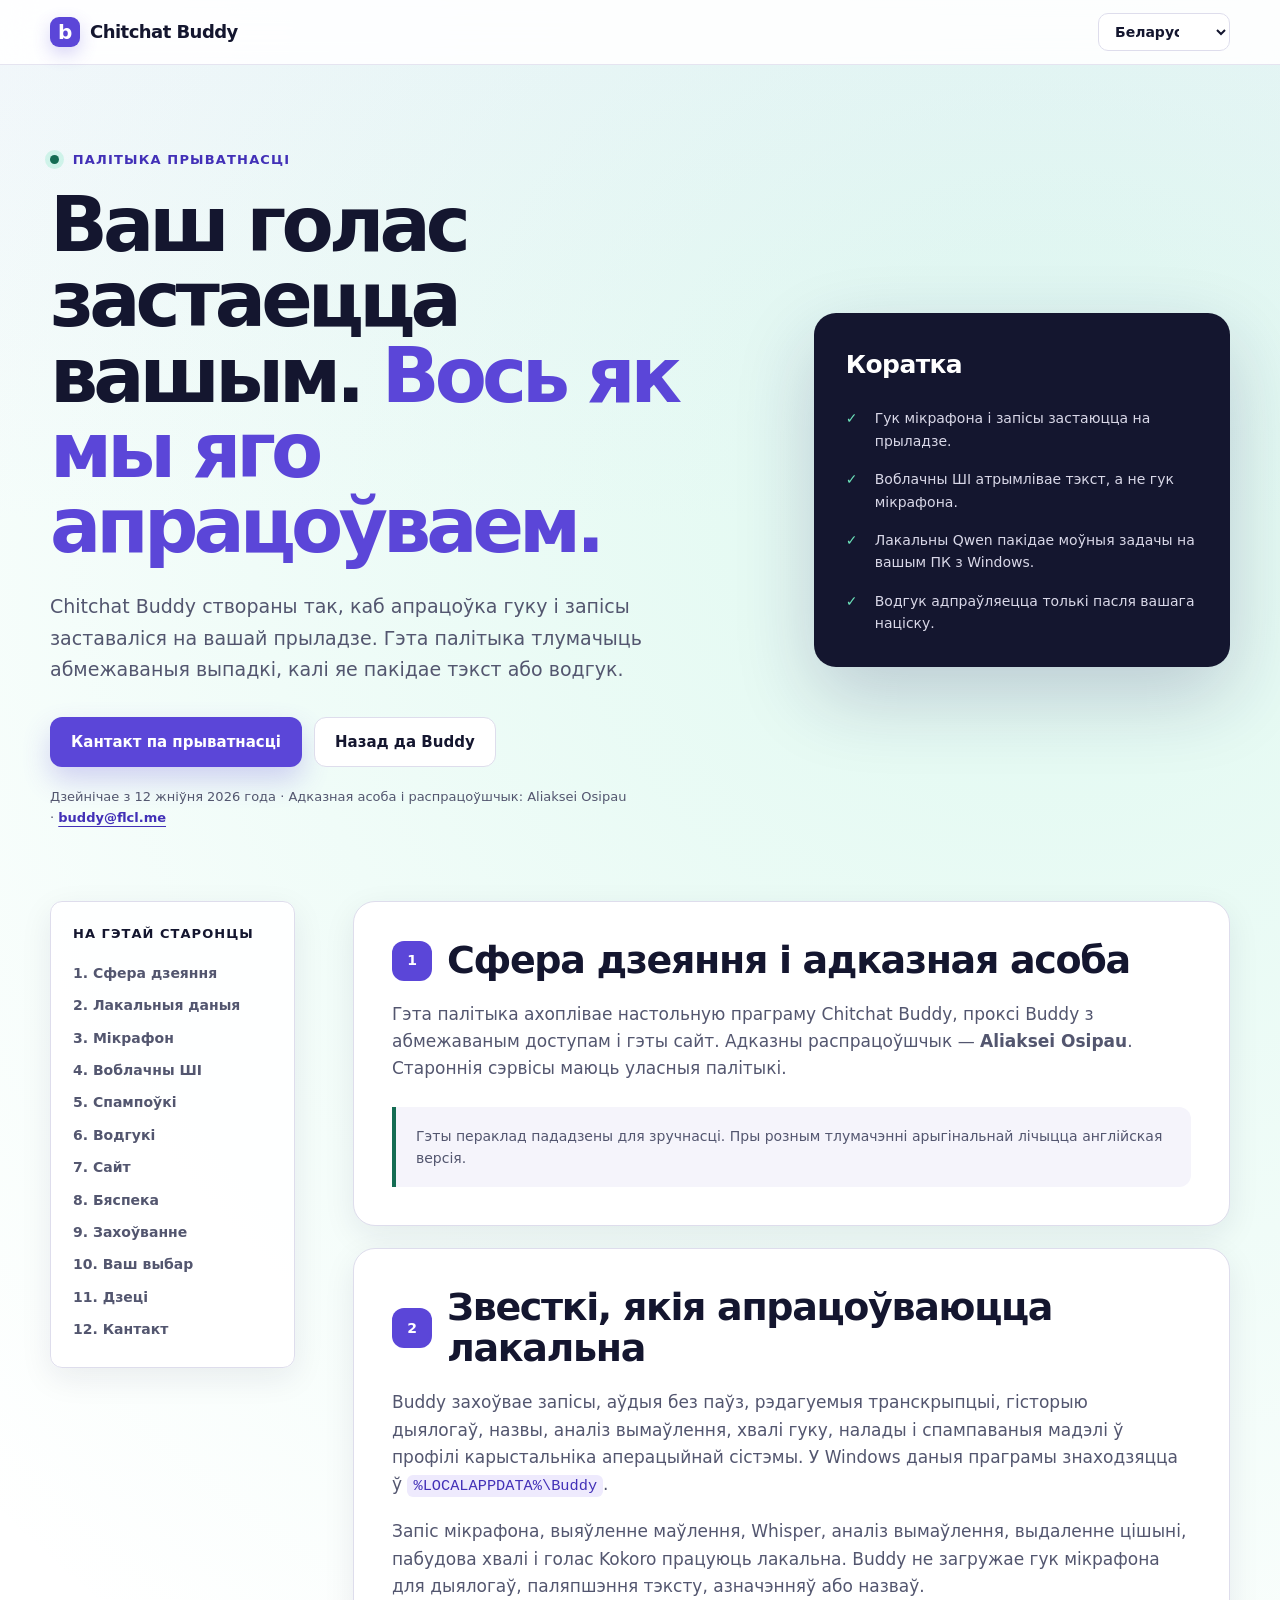
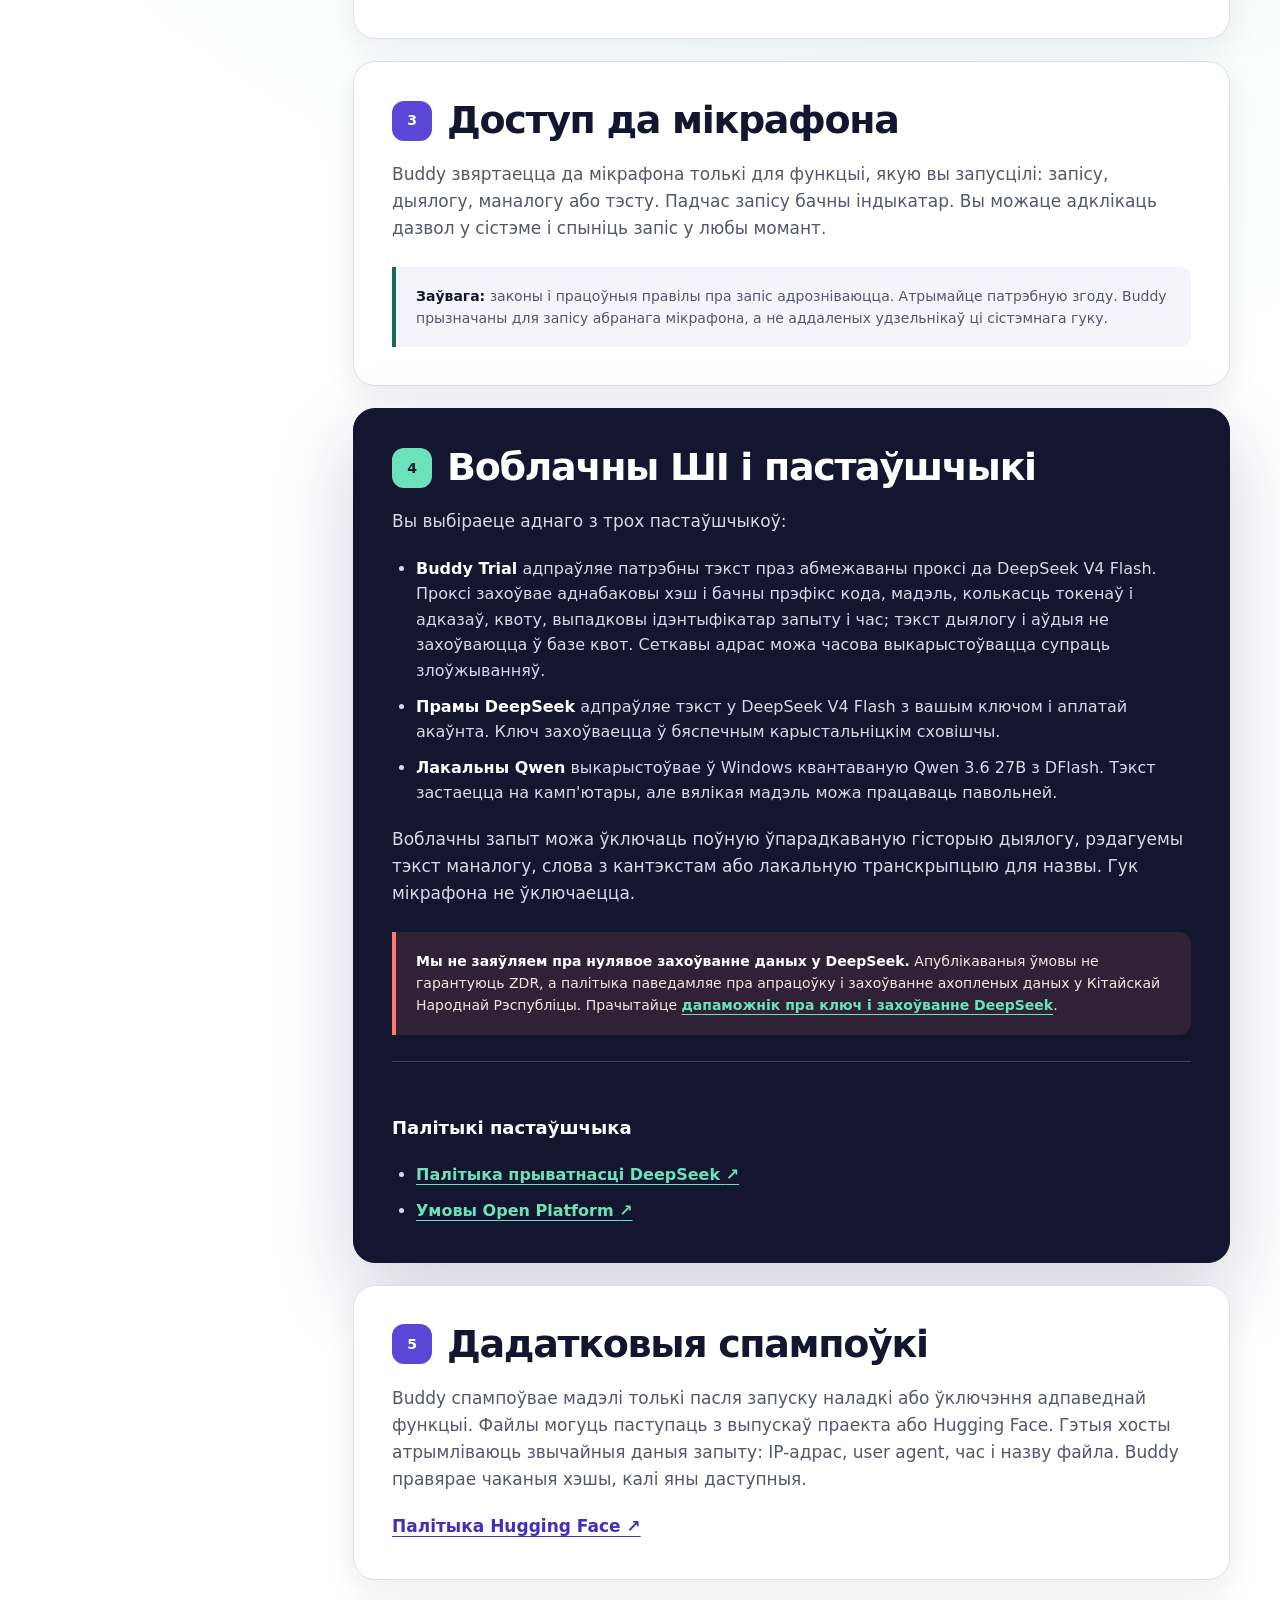
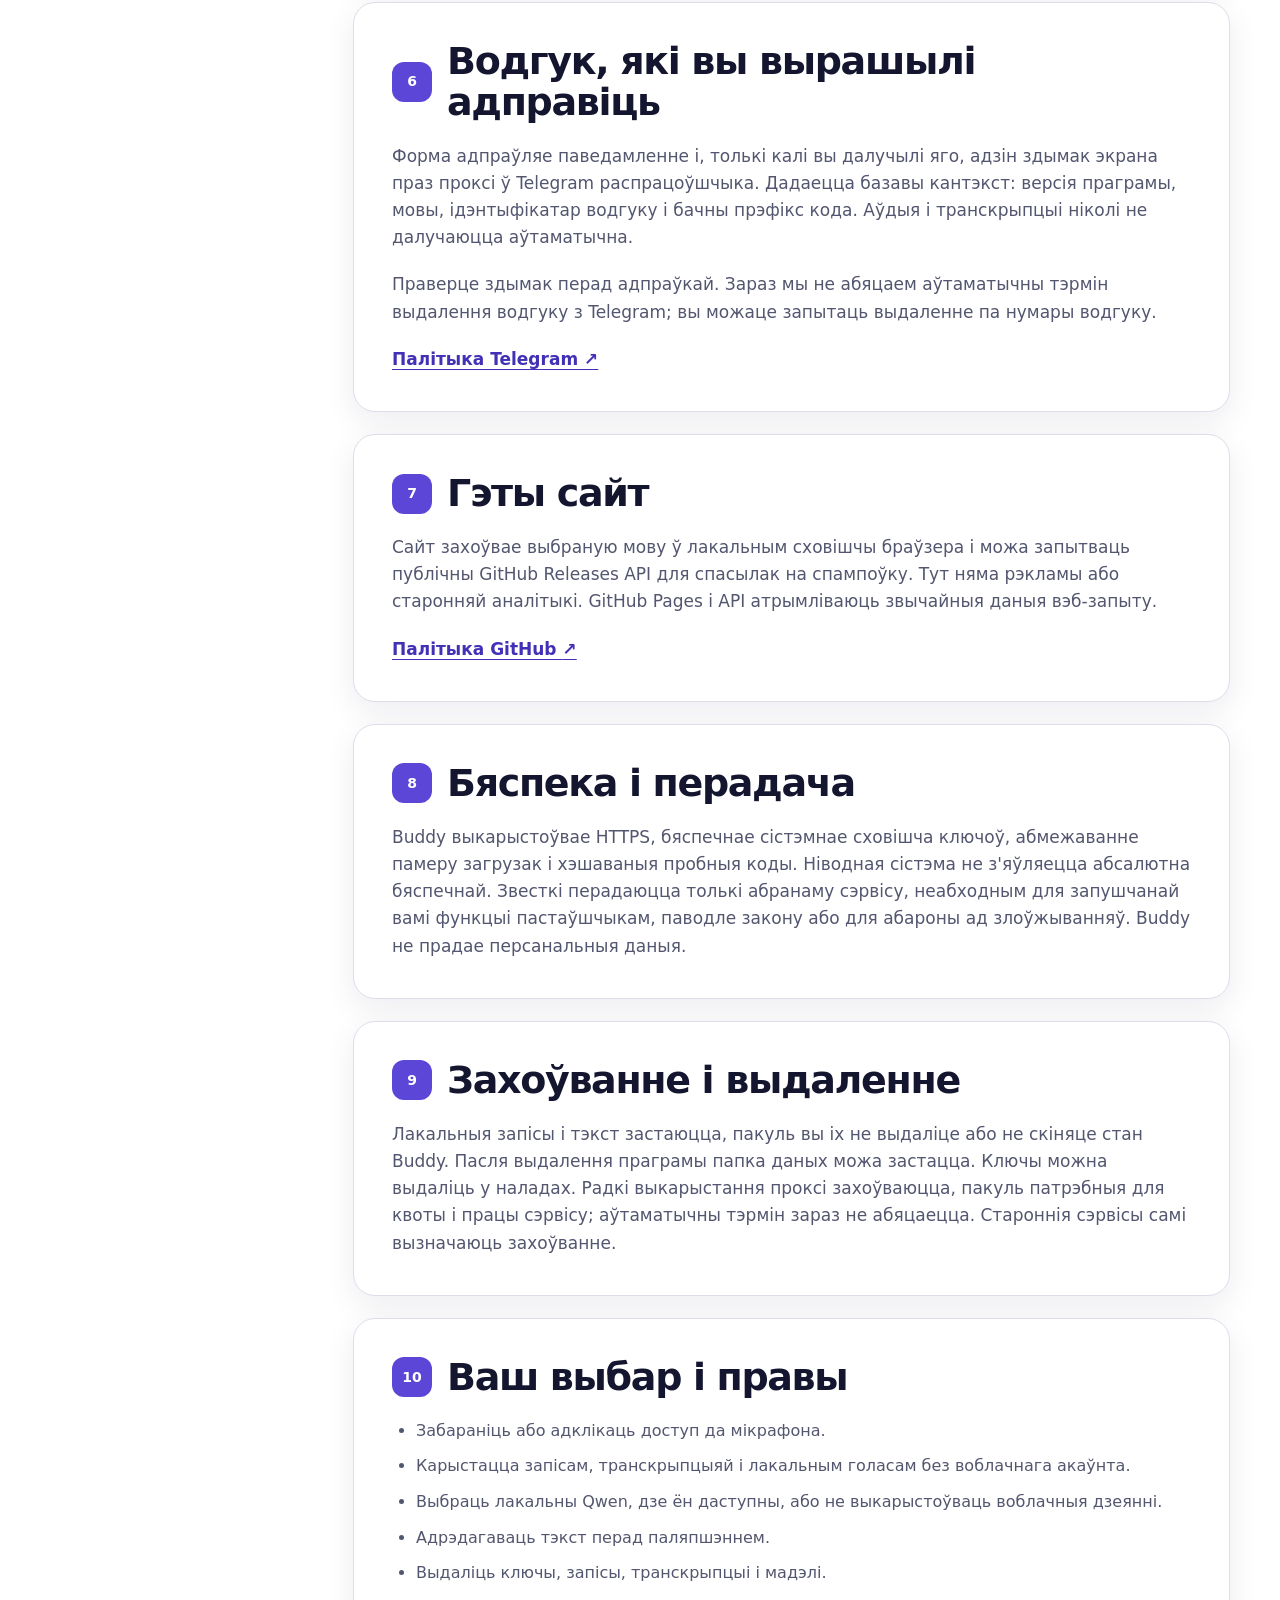
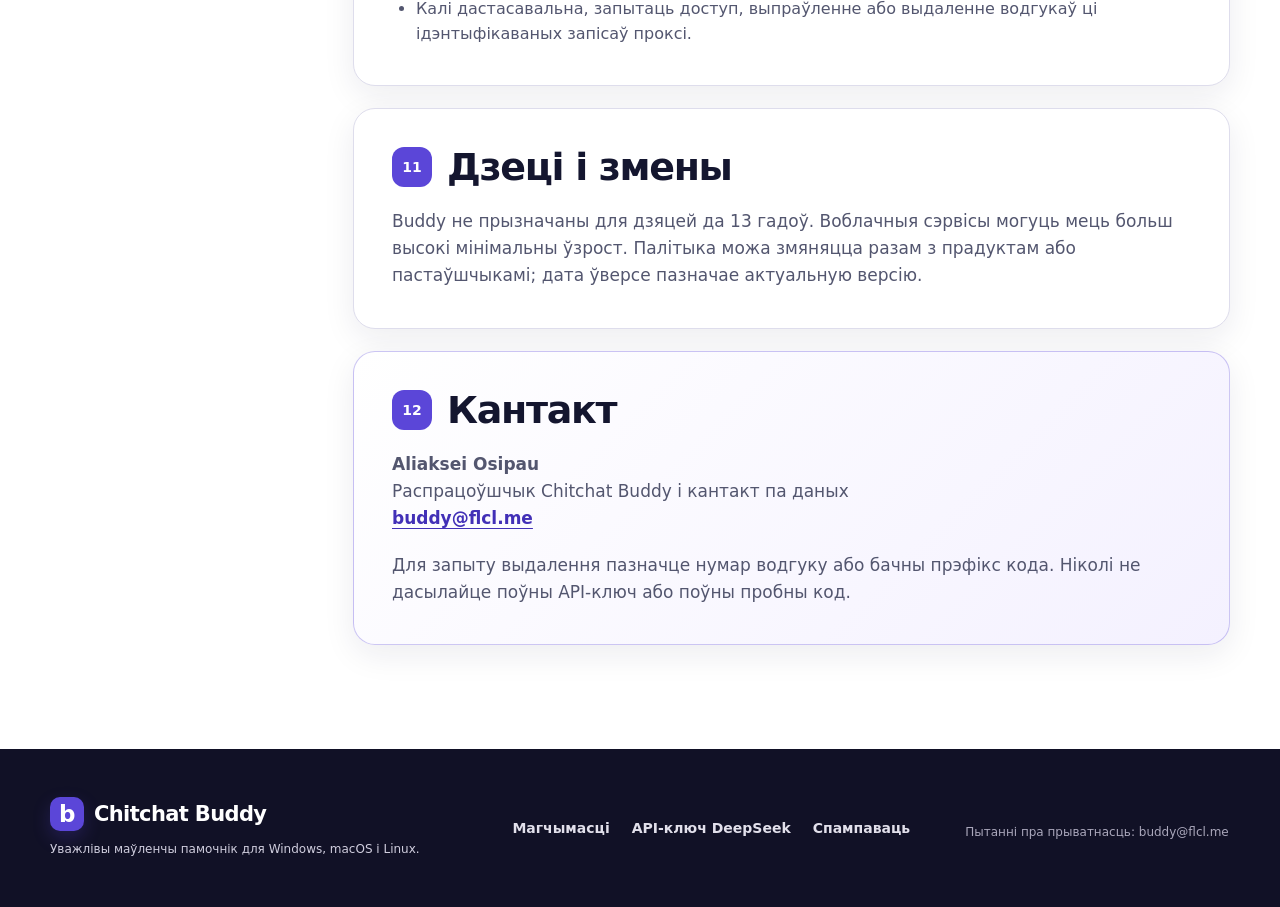
<file: site/be/privacy/index.html>
<!DOCTYPE html>
<html lang="be">
<head>
  <meta charset="utf-8"><meta name="viewport" content="width=device-width, initial-scale=1">
  <title>Палітыка прыватнасці · Chitchat Buddy</title>
  <meta name="description" content="Як Chitchat Buddy апрацоўвае гук мікрафона, лакальныя запісы, тэкст для хмарнага ШІ, API-ключы, водгукі і даныя сайта.">
  <meta name="robots" content="index, follow, max-image-preview:large"><meta name="theme-color" content="#5b46d8"><meta name="color-scheme" content="light">
  <link rel="canonical" href="__SITE_BASE_URL__/be/privacy/">
  <link rel="alternate" hreflang="en" href="__SITE_BASE_URL__/privacy/"><link rel="alternate" hreflang="es" href="__SITE_BASE_URL__/es/privacy/"><link rel="alternate" hreflang="de" href="__SITE_BASE_URL__/de/privacy/"><link rel="alternate" hreflang="be" href="__SITE_BASE_URL__/be/privacy/"><link rel="alternate" hreflang="ru" href="__SITE_BASE_URL__/ru/privacy/"><link rel="alternate" hreflang="x-default" href="__SITE_BASE_URL__/privacy/">
  <meta property="og:type" content="article"><meta property="og:site_name" content="Chitchat Buddy"><meta property="og:title" content="Палітыка прыватнасці Chitchat Buddy"><meta property="og:description" content="Што застаецца лакальна, што атрымлівае абраны хмарны сэрвіс і які кантроль маеце вы."><meta property="og:url" content="__SITE_BASE_URL__/be/privacy/"><meta property="og:image" content="__SITE_BASE_URL__/og.png"><meta property="og:image:width" content="1200"><meta property="og:image:height" content="630"><meta property="og:image:alt" content="Маўленчы памочнік Chitchat Buddy"><meta name="twitter:card" content="summary_large_image">
  <link rel="icon" type="image/png" sizes="32x32" href="../../favicon-32.png"><link rel="apple-touch-icon" sizes="180x180" href="../../apple-touch-icon.png"><link rel="manifest" href="../../site.webmanifest"><link rel="stylesheet" href="../../styles.css">
  <script type="application/ld+json">{"@context":"https://schema.org","@type":"WebPage","name":"Палітыка прыватнасці Chitchat Buddy","url":"__SITE_BASE_URL__/be/privacy/","datePublished":"2026-08-12","dateModified":"2026-08-12","publisher":{"@type":"Person","name":"Aliaksei Osipau","email":"buddy@flcl.me"}}</script>
</head>
<body class="guide-page policy-page" data-locale="be" data-root="../.." data-route="privacy/">
  <a class="skip-link" href="#main">Перайсці да асноўнага зместу</a>
  <header class="site-header document-header"><div class="nav-shell">
    <a class="brand" href="../" aria-label="Галоўная старонка Chitchat Buddy"><span class="brand-mark" aria-hidden="true">b</span><span>Chitchat Buddy</span></a>
    <div class="nav-actions"><label class="language-label" for="language-select">Мова</label><select id="language-select" class="language-select" aria-label="Выбраць мову"><option value="en">English</option><option value="es">Español</option><option value="de">Deutsch</option><option value="be" selected>Беларуская</option><option value="ru">Русский</option></select></div>
  </div></header>

  <main id="main">
    <section class="guide-hero section-shell"><div>
      <p class="eyebrow"><span class="status-dot" aria-hidden="true"></span> Палітыка прыватнасці</p><h1>Ваш голас застаецца вашым. <span>Вось як мы яго апрацоўваем.</span></h1>
      <p class="guide-lede">Chitchat Buddy створаны так, каб апрацоўка гуку і запісы заставаліся на вашай прыладзе. Гэта палітыка тлумачыць абмежаваныя выпадкі, калі яе пакідае тэкст або водгук.</p>
      <div class="guide-actions"><a class="button button-primary" href="mailto:buddy@flcl.me">Кантакт па прыватнасці</a><a class="button button-secondary" href="../">Назад да Buddy</a></div>
      <p class="guide-reviewed">Дзейнічае з 12 жніўня 2026 года · Адказная асоба і распрацоўшчык: Aliaksei Osipau · <a href="mailto:buddy@flcl.me">buddy@flcl.me</a></p>
    </div><aside class="guide-summary" aria-labelledby="summary-title"><h2 id="summary-title">Коратка</h2><ul><li>Гук мікрафона і запісы застаюцца на прыладзе.</li><li>Воблачны ШІ атрымлівае тэкст, а не гук мікрафона.</li><li>Лакальны Qwen пакідае моўныя задачы на вашым ПК з Windows.</li><li>Водгук адпраўляецца толькі пасля вашага націску.</li></ul></aside></section>

    <div class="guide-layout section-shell">
      <nav class="guide-toc" aria-label="На гэтай старонцы"><strong>На гэтай старонцы</strong><a href="#scope">1. Сфера дзеяння</a><a href="#local-data">2. Лакальныя даныя</a><a href="#microphone">3. Мікрафон</a><a href="#cloud-ai">4. Воблачны ШІ</a><a href="#downloads">5. Спампоўкі</a><a href="#feedback">6. Водгукі</a><a href="#website">7. Сайт</a><a href="#security">8. Бяспека</a><a href="#retention">9. Захоўванне</a><a href="#choices">10. Ваш выбар</a><a href="#children">11. Дзеці</a><a href="#contact">12. Кантакт</a></nav>
      <article class="guide-article">
        <section class="guide-section" id="scope"><div class="guide-step-heading"><span class="guide-step-number">1</span><h2>Сфера дзеяння і адказная асоба</h2></div><p>Гэта палітыка ахоплівае настольную праграму Chitchat Buddy, проксі Buddy з абмежаваным доступам і гэты сайт. Адказны распрацоўшчык — <strong>Aliaksei Osipau</strong>. Староннія сэрвісы маюць уласныя палітыкі.</p><div class="guide-note">Гэты пераклад пададзены для зручнасці. Пры розным тлумачэнні арыгінальнай лічыцца англійская версія.</div></section>

        <section class="guide-section" id="local-data"><div class="guide-step-heading"><span class="guide-step-number">2</span><h2>Звесткі, якія апрацоўваюцца лакальна</h2></div><p>Buddy захоўвае запісы, аўдыя без паўз, рэдагуемыя транскрыпцыі, гісторыю дыялогаў, назвы, аналіз вымаўлення, хвалі гуку, налады і спампаваныя мадэлі ў профілі карыстальніка аперацыйнай сістэмы. У Windows даныя праграмы знаходзяцца ў <code>%LOCALAPPDATA%\Buddy</code>.</p><p>Запіс мікрафона, выяўленне маўлення, Whisper, аналіз вымаўлення, выдаленне цішыні, пабудова хвалі і голас Kokoro працуюць лакальна. Buddy не загружае гук мікрафона для дыялогаў, паляпшэння тэксту, азначэнняў або назваў.</p></section>

        <section class="guide-section" id="microphone"><div class="guide-step-heading"><span class="guide-step-number">3</span><h2>Доступ да мікрафона</h2></div><p>Buddy звяртаецца да мікрафона толькі для функцыі, якую вы запусцілі: запісу, дыялогу, маналогу або тэсту. Падчас запісу бачны індыкатар. Вы можаце адклікаць дазвол у сістэме і спыніць запіс у любы момант.</p><div class="guide-note"><strong>Заўвага:</strong> законы і працоўныя правілы пра запіс адрозніваюцца. Атрымайце патрэбную згоду. Buddy прызначаны для запісу абранага мікрафона, а не аддаленых удзельнікаў ці сістэмнага гуку.</div></section>

        <section class="guide-section guide-privacy" id="cloud-ai"><div class="guide-step-heading"><span class="guide-step-number">4</span><h2>Воблачны ШІ і пастаўшчыкі</h2></div><p>Вы выбіраеце аднаго з трох пастаўшчыкоў:</p><ul><li><strong>Buddy Trial</strong> адпраўляе патрэбны тэкст праз абмежаваны проксі да DeepSeek V4 Flash. Проксі захоўвае аднабаковы хэш і бачны прэфікс кода, мадэль, колькасць токенаў і адказаў, квоту, выпадковы ідэнтыфікатар запыту і час; тэкст дыялогу і аўдыя не захоўваюцца ў базе квот. Сеткавы адрас можа часова выкарыстоўвацца супраць злоўжыванняў.</li><li><strong>Прамы DeepSeek</strong> адпраўляе тэкст у DeepSeek V4 Flash з вашым ключом і аплатай акаўнта. Ключ захоўваецца ў бяспечным карыстальніцкім сховішчы.</li><li><strong>Лакальны Qwen</strong> выкарыстоўвае ў Windows квантаваную Qwen 3.6 27B з DFlash. Тэкст застаецца на камп'ютары, але вялікая мадэль можа працаваць павольней.</li></ul><p>Воблачны запыт можа ўключаць поўную ўпарадкаваную гісторыю дыялогу, рэдагуемы тэкст маналогу, слова з кантэкстам або лакальную транскрыпцыю для назвы. Гук мікрафона не ўключаецца.</p><div class="guide-note"><strong>Мы не заяўляем пра нулявое захоўванне даных у DeepSeek.</strong> Апублікаваныя ўмовы не гарантуюць ZDR, а палітыка паведамляе пра апрацоўку і захоўванне ахопленых даных у Кітайскай Народнай Рэспубліцы. Прачытайце <a href="../deepseek-api-key/">дапаможнік пра ключ і захоўванне DeepSeek</a>.</div><div class="guide-sources"><h3>Палітыкі пастаўшчыка</h3><ul><li><a href="https://cdn.deepseek.com/policies/en-US/deepseek-privacy-policy.html" target="_blank" rel="noopener noreferrer">Палітыка прыватнасці DeepSeek <span aria-hidden="true">↗</span></a></li><li><a href="https://cdn.deepseek.com/policies/en-US/deepseek-open-platform-terms-of-service.html" target="_blank" rel="noopener noreferrer">Умовы Open Platform <span aria-hidden="true">↗</span></a></li></ul></div></section>

        <section class="guide-section" id="downloads"><div class="guide-step-heading"><span class="guide-step-number">5</span><h2>Дадатковыя спампоўкі</h2></div><p>Buddy спампоўвае мадэлі толькі пасля запуску наладкі або ўключэння адпаведнай функцыі. Файлы могуць паступаць з выпускаў праекта або Hugging Face. Гэтыя хосты атрымліваюць звычайныя даныя запыту: IP-адрас, user agent, час і назву файла. Buddy правярае чаканыя хэшы, калі яны даступныя.</p><p><a href="https://huggingface.co/privacy" target="_blank" rel="noopener noreferrer">Палітыка Hugging Face <span aria-hidden="true">↗</span></a></p></section>

        <section class="guide-section" id="feedback"><div class="guide-step-heading"><span class="guide-step-number">6</span><h2>Водгук, які вы вырашылі адправіць</h2></div><p>Форма адпраўляе паведамленне і, толькі калі вы далучылі яго, адзін здымак экрана праз проксі ў Telegram распрацоўшчыка. Дадаецца базавы кантэкст: версія праграмы, мовы, ідэнтыфікатар водгуку і бачны прэфікс кода. Аўдыя і транскрыпцыі ніколі не далучаюцца аўтаматычна.</p><p>Праверце здымак перад адпраўкай. Зараз мы не абяцаем аўтаматычны тэрмін выдалення водгуку з Telegram; вы можаце запытаць выдаленне па нумары водгуку.</p><p><a href="https://telegram.org/privacy" target="_blank" rel="noopener noreferrer">Палітыка Telegram <span aria-hidden="true">↗</span></a></p></section>

        <section class="guide-section" id="website"><div class="guide-step-heading"><span class="guide-step-number">7</span><h2>Гэты сайт</h2></div><p>Сайт захоўвае выбраную мову ў лакальным сховішчы браўзера і можа запытваць публічны GitHub Releases API для спасылак на спампоўку. Тут няма рэкламы або старонняй аналітыкі. GitHub Pages і API атрымліваюць звычайныя даныя вэб-запыту.</p><p><a href="https://docs.github.com/en/site-policy/privacy-policies/github-general-privacy-statement" target="_blank" rel="noopener noreferrer">Палітыка GitHub <span aria-hidden="true">↗</span></a></p></section>

        <section class="guide-section" id="security"><div class="guide-step-heading"><span class="guide-step-number">8</span><h2>Бяспека і перадача</h2></div><p>Buddy выкарыстоўвае HTTPS, бяспечнае сістэмнае сховішча ключоў, абмежаванне памеру загрузак і хэшаваныя пробныя коды. Ніводная сістэма не з'яўляецца абсалютна бяспечнай. Звесткі перадаюцца толькі абранаму сэрвісу, неабходным для запушчанай вамі функцыі пастаўшчыкам, паводле закону або для абароны ад злоўжыванняў. Buddy не прадае персанальныя даныя.</p></section>

        <section class="guide-section" id="retention"><div class="guide-step-heading"><span class="guide-step-number">9</span><h2>Захоўванне і выдаленне</h2></div><p>Лакальныя запісы і тэкст застаюцца, пакуль вы іх не выдаліце або не скіняце стан Buddy. Пасля выдалення праграмы папка даных можа застацца. Ключы можна выдаліць у наладах. Радкі выкарыстання проксі захоўваюцца, пакуль патрэбныя для квоты і працы сэрвісу; аўтаматычны тэрмін зараз не абяцаецца. Староннія сэрвісы самі вызначаюць захоўванне.</p></section>

        <section class="guide-section" id="choices"><div class="guide-step-heading"><span class="guide-step-number">10</span><h2>Ваш выбар і правы</h2></div><ul><li>Забараніць або адклікаць доступ да мікрафона.</li><li>Карыстацца запісам, транскрыпцыяй і лакальным голасам без воблачнага акаўнта.</li><li>Выбраць лакальны Qwen, дзе ён даступны, або не выкарыстоўваць воблачныя дзеянні.</li><li>Адрэдагаваць тэкст перад паляпшэннем.</li><li>Выдаліць ключы, запісы, транскрыпцыі і мадэлі.</li><li>Калі дастасавальна, запытаць доступ, выпраўленне або выдаленне водгукаў ці ідэнтыфікаваных запісаў проксі.</li></ul></section>

        <section class="guide-section" id="children"><div class="guide-step-heading"><span class="guide-step-number">11</span><h2>Дзеці і змены</h2></div><p>Buddy не прызначаны для дзяцей да 13 гадоў. Воблачныя сэрвісы могуць мець больш высокі мінімальны ўзрост. Палітыка можа змяняцца разам з прадуктам або пастаўшчыкамі; дата ўверсе пазначае актуальную версію.</p></section>

        <section class="guide-section policy-contact" id="contact"><div class="guide-step-heading"><span class="guide-step-number">12</span><h2>Кантакт</h2></div><p><strong>Aliaksei Osipau</strong><br>Распрацоўшчык Chitchat Buddy і кантакт па даных<br><a href="mailto:buddy@flcl.me">buddy@flcl.me</a></p><p>Для запыту выдалення пазначце нумар водгуку або бачны прэфікс кода. Ніколі не дасылайце поўны API-ключ або поўны пробны код.</p></section>
      </article>
    </div>
  </main>
  <footer class="site-footer"><div class="section-shell footer-grid"><div><a class="brand footer-brand" href="../"><span class="brand-mark" aria-hidden="true">b</span><span>Chitchat Buddy</span></a><p>Уважлівы маўленчы памочнік для Windows, macOS і Linux.</p></div><div class="footer-links"><a href="../#features">Магчымасці</a><a href="../deepseek-api-key/">API-ключ DeepSeek</a><a href="../#download">Спампаваць</a></div><p class="footer-note">Пытанні пра прыватнасць: buddy@flcl.me</p></div></footer>
  <script src="../../config.js"></script><script src="../../app.js"></script>
</body>
</html>
</file>
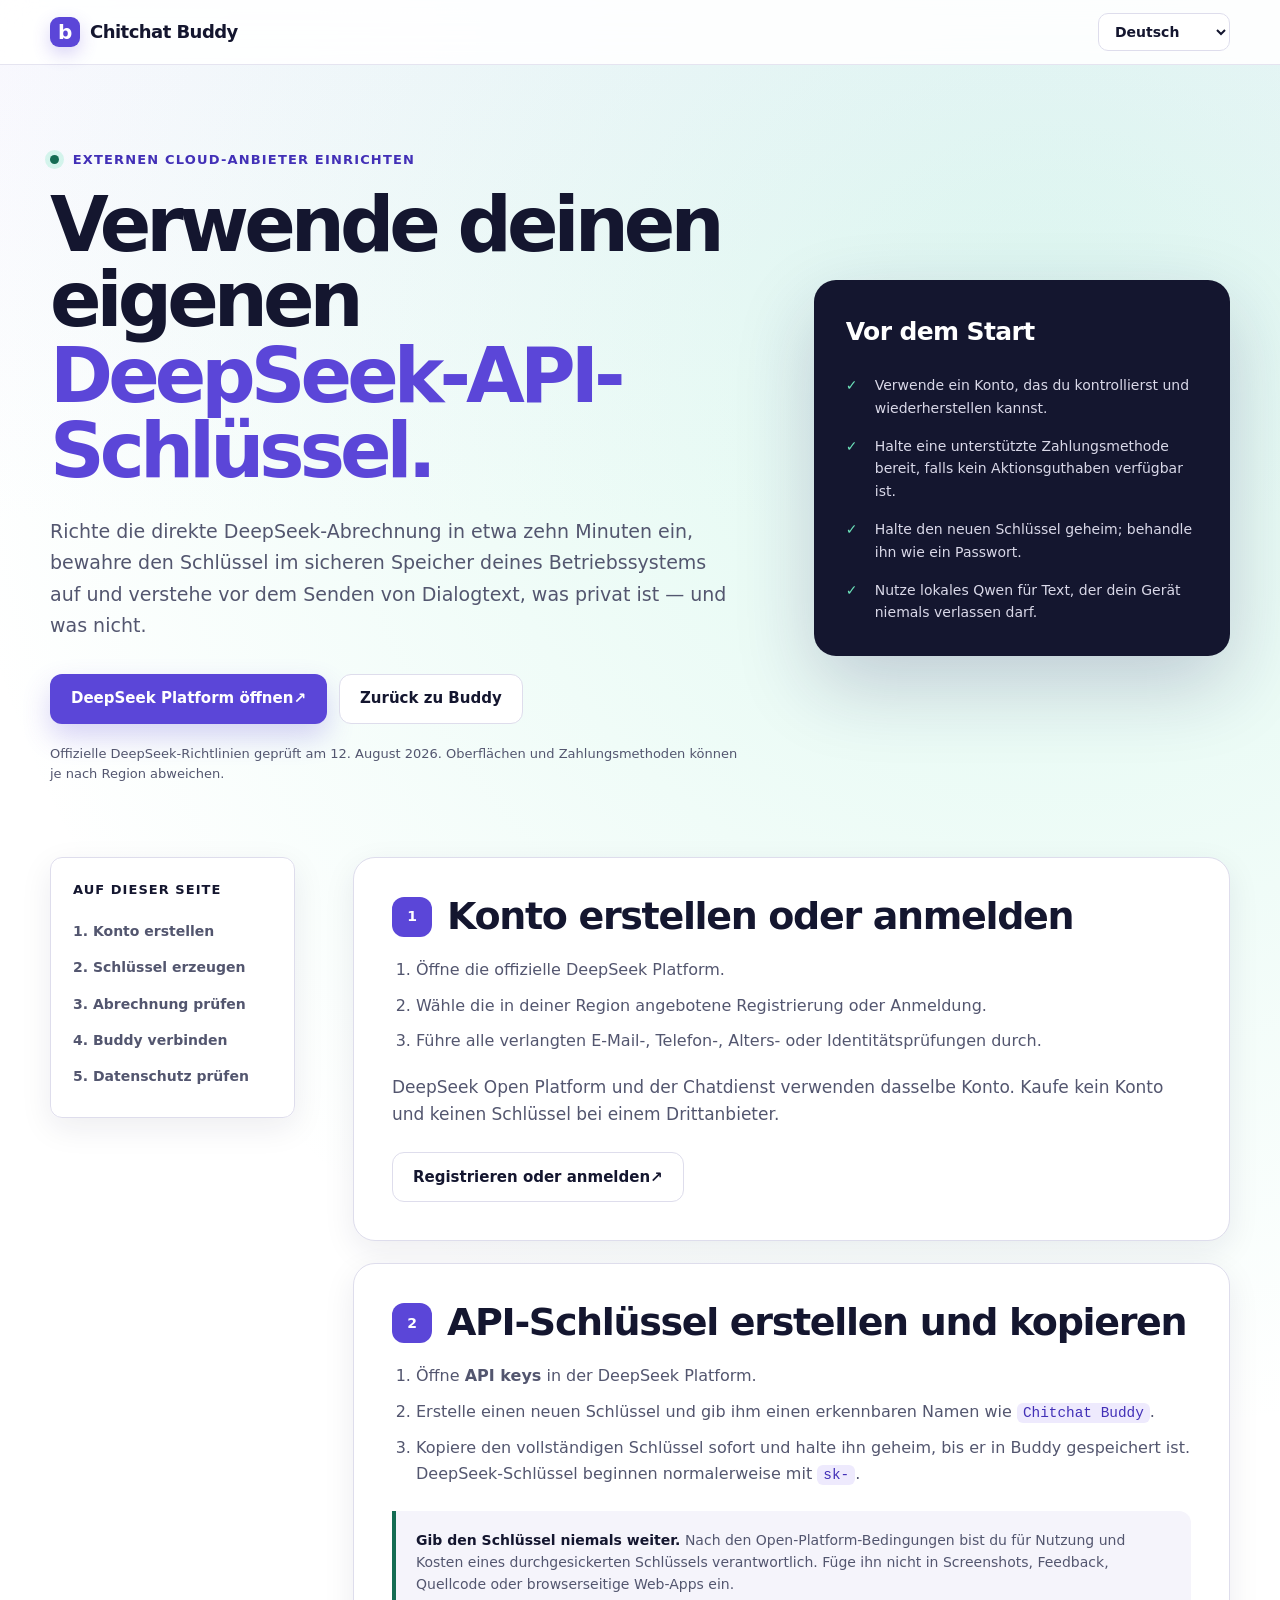
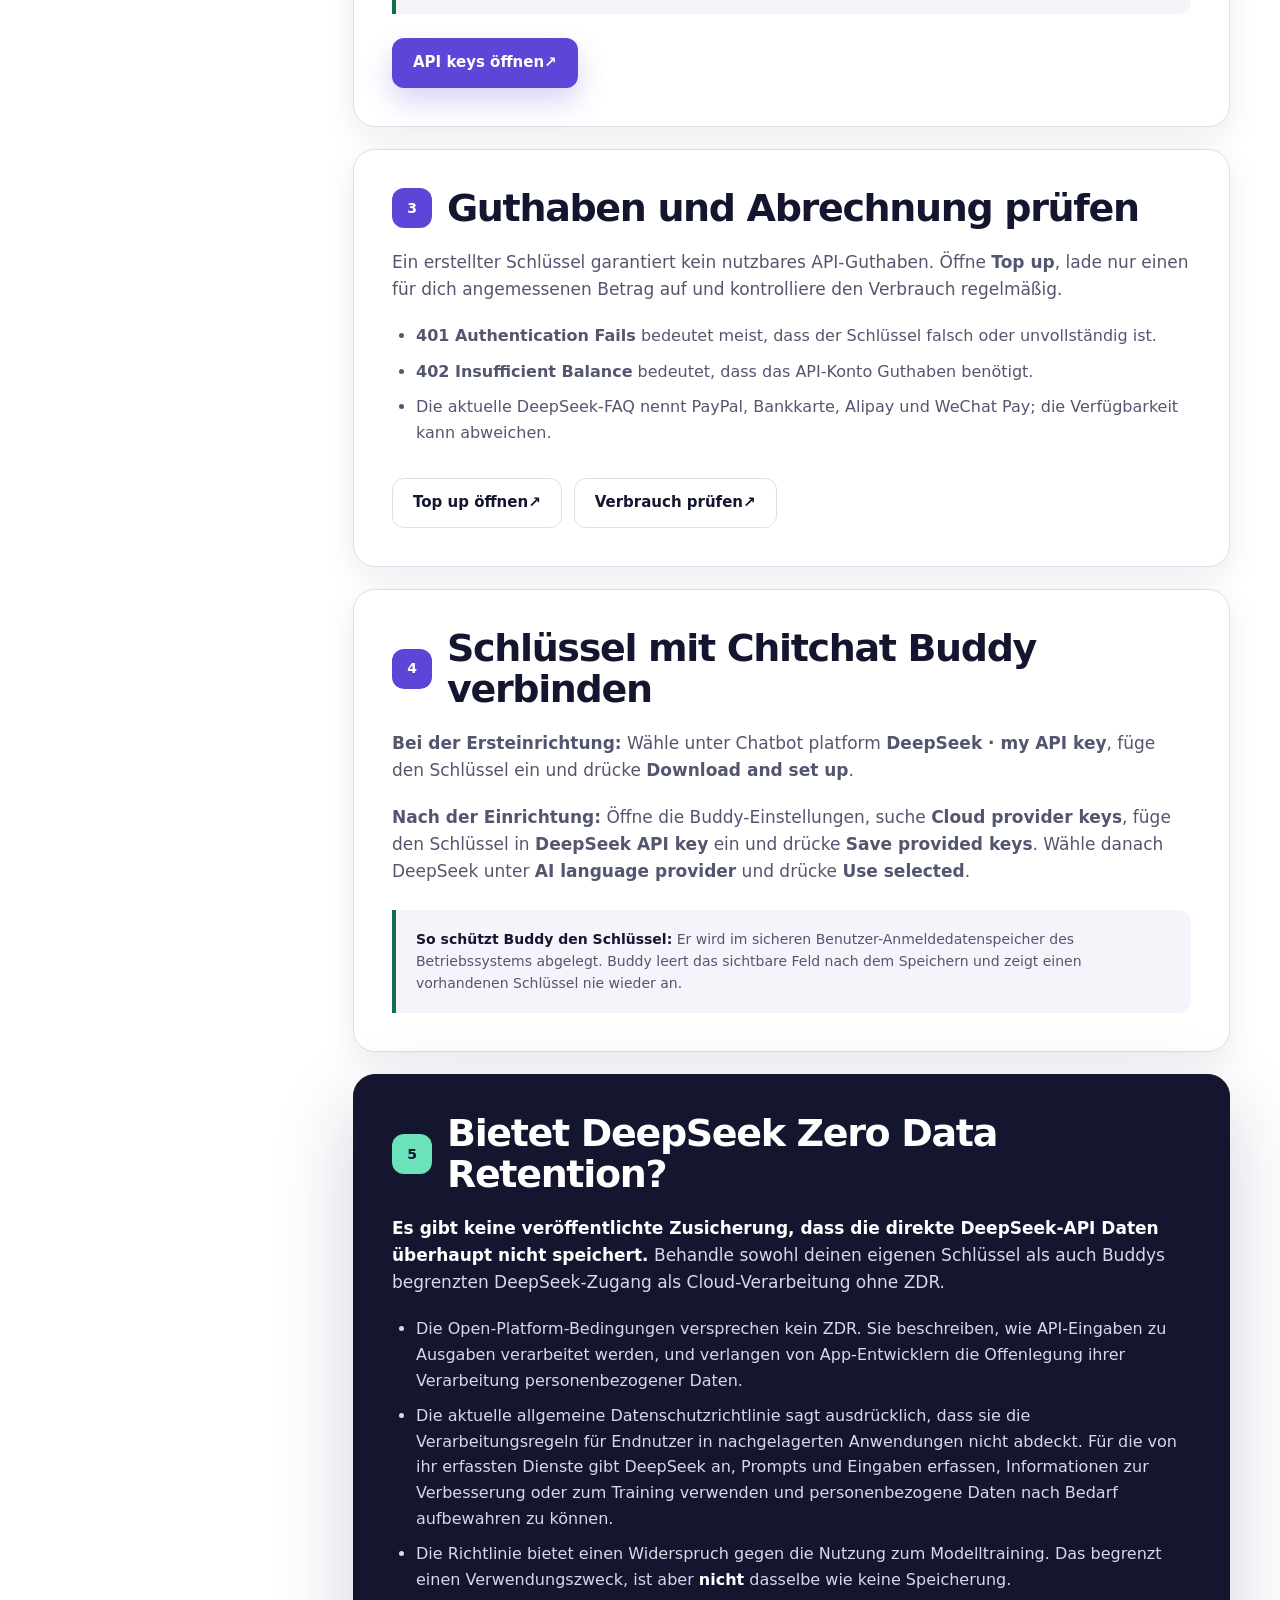
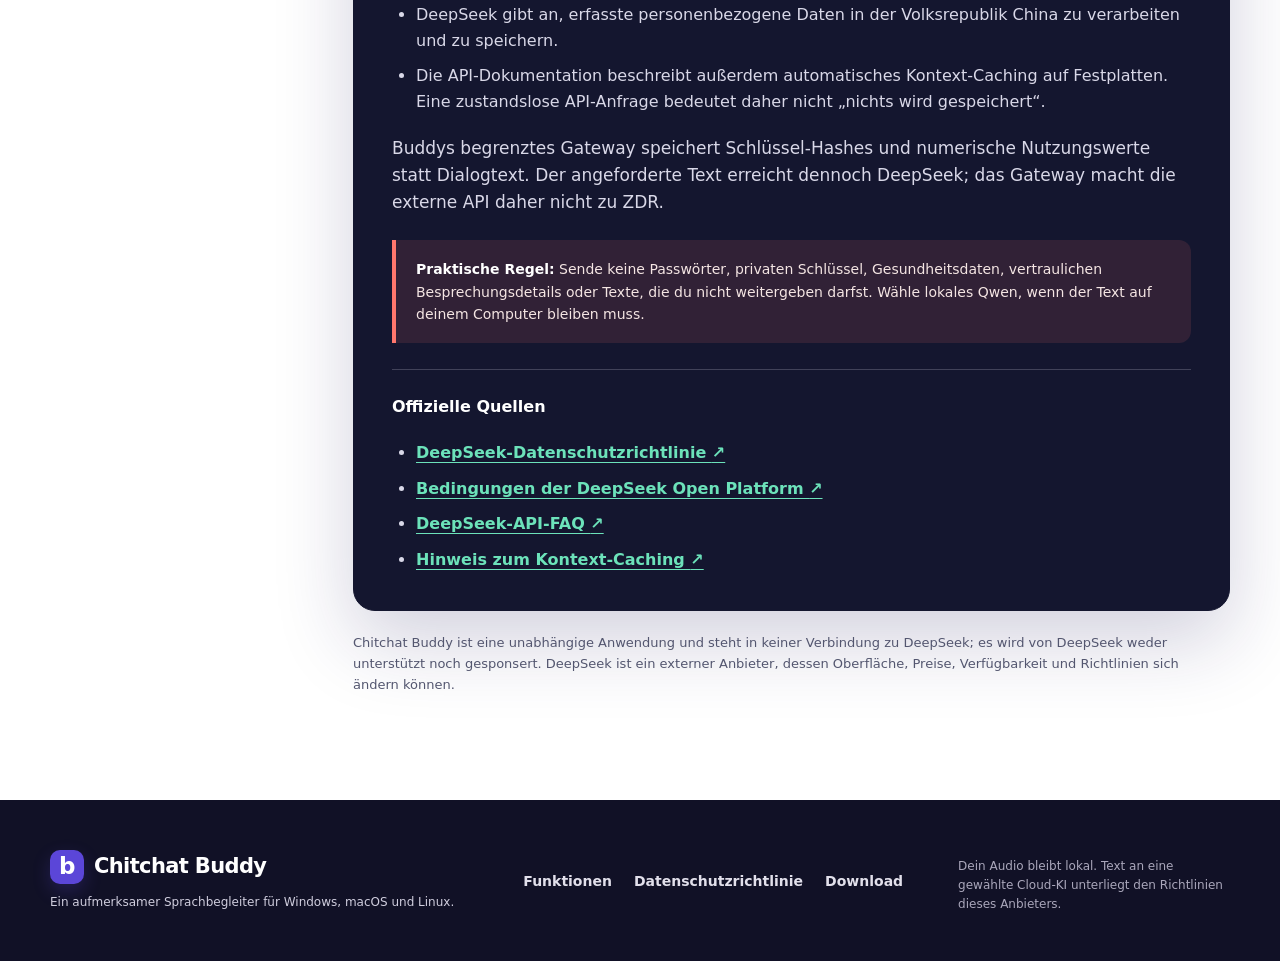
<file: site/de/deepseek-api-key/index.html>
<!DOCTYPE html>
<html lang="de">
<head>
  <meta charset="utf-8">
  <meta name="viewport" content="width=device-width, initial-scale=1">
  <title>DeepSeek-API-Schlüssel für Chitchat Buddy erstellen</title>
  <meta name="description" content="DeepSeek-Konto anlegen, API-Schlüssel erzeugen, Guthaben hinzufügen, sicher mit Chitchat Buddy verbinden und die Datenspeicherung verstehen.">
  <meta name="robots" content="index, follow, max-image-preview:large">
  <meta name="theme-color" content="#5b46d8">
  <meta name="color-scheme" content="light">
  <link rel="canonical" href="__SITE_BASE_URL__/de/deepseek-api-key/">
  <link rel="alternate" hreflang="en" href="__SITE_BASE_URL__/deepseek-api-key/">
  <link rel="alternate" hreflang="es" href="__SITE_BASE_URL__/es/deepseek-api-key/">
  <link rel="alternate" hreflang="de" href="__SITE_BASE_URL__/de/deepseek-api-key/">
  <link rel="alternate" hreflang="be" href="__SITE_BASE_URL__/be/deepseek-api-key/">
  <link rel="alternate" hreflang="ru" href="__SITE_BASE_URL__/ru/deepseek-api-key/">
  <link rel="alternate" hreflang="x-default" href="__SITE_BASE_URL__/deepseek-api-key/">
  <meta property="og:type" content="article">
  <meta property="og:site_name" content="Chitchat Buddy">
  <meta property="og:title" content="DeepSeek-API-Schlüssel für Chitchat Buddy erstellen">
  <meta property="og:description" content="Eine sorgfältige Anleitung in fünf Schritten: Konto, API-Schlüssel, Abrechnung, Buddy-Einrichtung und Datenspeicherung.">
  <meta property="og:url" content="__SITE_BASE_URL__/de/deepseek-api-key/">
  <meta property="og:image" content="__SITE_BASE_URL__/og.png">
  <meta property="og:image:width" content="1200">
  <meta property="og:image:height" content="630">
  <meta property="og:image:alt" content="Sprachbegleiter Chitchat Buddy">
  <meta name="twitter:card" content="summary_large_image">
  <meta name="twitter:title" content="DeepSeek-API-Schlüssel für Chitchat Buddy erstellen">
  <meta name="twitter:description" content="Registrierung, Schlüsselerstellung, Abrechnung, sichere Einrichtung und eine klare Antwort zur Datenspeicherung.">
  <meta name="twitter:image" content="__SITE_BASE_URL__/og.png">
  <link rel="icon" type="image/png" sizes="32x32" href="../../favicon-32.png">
  <link rel="apple-touch-icon" sizes="180x180" href="../../apple-touch-icon.png">
  <link rel="manifest" href="../../site.webmanifest">
  <link rel="stylesheet" href="../../styles.css">
  <script type="application/ld+json">
  {
    "@context": "https://schema.org",
    "@type": "HowTo",
    "name": "DeepSeek-API-Schlüssel für Chitchat Buddy erstellen",
    "description": "Bei DeepSeek Open Platform registrieren, einen API-Schlüssel erstellen, bei Bedarf Guthaben hinzufügen und mit Chitchat Buddy verbinden.",
    "totalTime": "PT10M",
    "inLanguage": "de",
    "step": [
      {"@type": "HowToStep", "position": 1, "name": "DeepSeek-Konto erstellen", "url": "__SITE_BASE_URL__/de/deepseek-api-key/#account"},
      {"@type": "HowToStep", "position": 2, "name": "API-Schlüssel erstellen und kopieren", "url": "__SITE_BASE_URL__/de/deepseek-api-key/#key"},
      {"@type": "HowToStep", "position": 3, "name": "Bei Bedarf API-Guthaben hinzufügen", "url": "__SITE_BASE_URL__/de/deepseek-api-key/#billing"},
      {"@type": "HowToStep", "position": 4, "name": "Schlüssel mit Buddy verbinden", "url": "__SITE_BASE_URL__/de/deepseek-api-key/#buddy"},
      {"@type": "HowToStep", "position": 5, "name": "Passenden Datenschutzmodus wählen", "url": "__SITE_BASE_URL__/de/deepseek-api-key/#privacy"}
    ]
  }
  </script>
</head>
<body class="guide-page" data-locale="de" data-root="../.." data-route="deepseek-api-key/">
  <a class="skip-link" href="#main">Zum Hauptinhalt springen</a>
  <header class="site-header document-header"><div class="nav-shell">
    <a class="brand" href="../" aria-label="Chitchat Buddy Startseite"><span class="brand-mark" aria-hidden="true">b</span><span>Chitchat Buddy</span></a>
    <div class="nav-actions"><label class="language-label" for="language-select">Sprache</label><select id="language-select" class="language-select" aria-label="Sprache wählen"><option value="en">English</option><option value="es">Español</option><option value="de" selected>Deutsch</option><option value="be">Беларуская</option><option value="ru">Русский</option></select></div>
  </div></header>

  <main id="main">
    <section class="guide-hero section-shell">
      <div>
        <p class="eyebrow"><span class="status-dot" aria-hidden="true"></span> Externen Cloud-Anbieter einrichten</p>
        <h1>Verwende deinen eigenen <span>DeepSeek-API-Schlüssel.</span></h1>
        <p class="guide-lede">Richte die direkte DeepSeek-Abrechnung in etwa zehn Minuten ein, bewahre den Schlüssel im sicheren Speicher deines Betriebssystems auf und verstehe vor dem Senden von Dialogtext, was privat ist — und was nicht.</p>
        <div class="guide-actions"><a class="button button-primary" href="https://platform.deepseek.com/" target="_blank" rel="noopener noreferrer">DeepSeek Platform öffnen <span aria-hidden="true">↗</span></a><a class="button button-secondary" href="../">Zurück zu Buddy</a></div>
        <p class="guide-reviewed">Offizielle DeepSeek-Richtlinien geprüft am 12. August 2026. Oberflächen und Zahlungsmethoden können je nach Region abweichen.</p>
      </div>
      <aside class="guide-summary" aria-labelledby="before-title"><h2 id="before-title">Vor dem Start</h2><ul><li>Verwende ein Konto, das du kontrollierst und wiederherstellen kannst.</li><li>Halte eine unterstützte Zahlungsmethode bereit, falls kein Aktionsguthaben verfügbar ist.</li><li>Halte den neuen Schlüssel geheim; behandle ihn wie ein Passwort.</li><li>Nutze lokales Qwen für Text, der dein Gerät niemals verlassen darf.</li></ul></aside>
    </section>

    <div class="guide-layout section-shell">
      <nav class="guide-toc" aria-label="Auf dieser Seite"><strong>Auf dieser Seite</strong><a href="#account">1. Konto erstellen</a><a href="#key">2. Schlüssel erzeugen</a><a href="#billing">3. Abrechnung prüfen</a><a href="#buddy">4. Buddy verbinden</a><a href="#privacy">5. Datenschutz prüfen</a></nav>
      <article class="guide-article">
        <section class="guide-section" id="account">
          <div class="guide-step-heading"><span class="guide-step-number">1</span><h2>Konto erstellen oder anmelden</h2></div>
          <ol><li>Öffne die offizielle DeepSeek Platform.</li><li>Wähle die in deiner Region angebotene Registrierung oder Anmeldung.</li><li>Führe alle verlangten E-Mail-, Telefon-, Alters- oder Identitätsprüfungen durch.</li></ol>
          <p>DeepSeek Open Platform und der Chatdienst verwenden dasselbe Konto. Kaufe kein Konto und keinen Schlüssel bei einem Drittanbieter.</p>
          <div class="guide-inline-action"><a class="button button-secondary" href="https://platform.deepseek.com/" target="_blank" rel="noopener noreferrer">Registrieren oder anmelden <span aria-hidden="true">↗</span></a></div>
        </section>

        <section class="guide-section" id="key">
          <div class="guide-step-heading"><span class="guide-step-number">2</span><h2>API-Schlüssel erstellen und kopieren</h2></div>
          <ol><li>Öffne <strong>API keys</strong> in der DeepSeek Platform.</li><li>Erstelle einen neuen Schlüssel und gib ihm einen erkennbaren Namen wie <code>Chitchat Buddy</code>.</li><li>Kopiere den vollständigen Schlüssel sofort und halte ihn geheim, bis er in Buddy gespeichert ist. DeepSeek-Schlüssel beginnen normalerweise mit <code>sk-</code>.</li></ol>
          <div class="guide-note"><strong>Gib den Schlüssel niemals weiter.</strong> Nach den Open-Platform-Bedingungen bist du für Nutzung und Kosten eines durchgesickerten Schlüssels verantwortlich. Füge ihn nicht in Screenshots, Feedback, Quellcode oder browserseitige Web-Apps ein.</div>
          <div class="guide-inline-action"><a class="button button-primary" href="https://platform.deepseek.com/api_keys" target="_blank" rel="noopener noreferrer">API keys öffnen <span aria-hidden="true">↗</span></a></div>
        </section>

        <section class="guide-section" id="billing">
          <div class="guide-step-heading"><span class="guide-step-number">3</span><h2>Guthaben und Abrechnung prüfen</h2></div>
          <p>Ein erstellter Schlüssel garantiert kein nutzbares API-Guthaben. Öffne <strong>Top up</strong>, lade nur einen für dich angemessenen Betrag auf und kontrolliere den Verbrauch regelmäßig.</p>
          <ul><li><strong>401 Authentication Fails</strong> bedeutet meist, dass der Schlüssel falsch oder unvollständig ist.</li><li><strong>402 Insufficient Balance</strong> bedeutet, dass das API-Konto Guthaben benötigt.</li><li>Die aktuelle DeepSeek-FAQ nennt PayPal, Bankkarte, Alipay und WeChat Pay; die Verfügbarkeit kann abweichen.</li></ul>
          <div class="guide-actions"><a class="button button-secondary" href="https://platform.deepseek.com/top_up" target="_blank" rel="noopener noreferrer">Top up öffnen <span aria-hidden="true">↗</span></a><a class="button button-secondary" href="https://platform.deepseek.com/usage" target="_blank" rel="noopener noreferrer">Verbrauch prüfen <span aria-hidden="true">↗</span></a></div>
        </section>

        <section class="guide-section" id="buddy">
          <div class="guide-step-heading"><span class="guide-step-number">4</span><h2>Schlüssel mit Chitchat Buddy verbinden</h2></div>
          <p><strong>Bei der Ersteinrichtung:</strong> Wähle unter Chatbot platform <strong>DeepSeek · my API key</strong>, füge den Schlüssel ein und drücke <strong>Download and set up</strong>.</p>
          <p><strong>Nach der Einrichtung:</strong> Öffne die Buddy-Einstellungen, suche <strong>Cloud provider keys</strong>, füge den Schlüssel in <strong>DeepSeek API key</strong> ein und drücke <strong>Save provided keys</strong>. Wähle danach DeepSeek unter <strong>AI language provider</strong> und drücke <strong>Use selected</strong>.</p>
          <div class="guide-note"><strong>So schützt Buddy den Schlüssel:</strong> Er wird im sicheren Benutzer-Anmeldedatenspeicher des Betriebssystems abgelegt. Buddy leert das sichtbare Feld nach dem Speichern und zeigt einen vorhandenen Schlüssel nie wieder an.</div>
        </section>

        <section class="guide-section guide-privacy" id="privacy">
          <div class="guide-step-heading"><span class="guide-step-number">5</span><h2>Bietet DeepSeek Zero Data Retention?</h2></div>
          <p><strong>Es gibt keine veröffentlichte Zusicherung, dass die direkte DeepSeek-API Daten überhaupt nicht speichert.</strong> Behandle sowohl deinen eigenen Schlüssel als auch Buddys begrenzten DeepSeek-Zugang als Cloud-Verarbeitung ohne ZDR.</p>
          <ul><li>Die Open-Platform-Bedingungen versprechen kein ZDR. Sie beschreiben, wie API-Eingaben zu Ausgaben verarbeitet werden, und verlangen von App-Entwicklern die Offenlegung ihrer Verarbeitung personenbezogener Daten.</li><li>Die aktuelle allgemeine Datenschutzrichtlinie sagt ausdrücklich, dass sie die Verarbeitungsregeln für Endnutzer in nachgelagerten Anwendungen nicht abdeckt. Für die von ihr erfassten Dienste gibt DeepSeek an, Prompts und Eingaben erfassen, Informationen zur Verbesserung oder zum Training verwenden und personenbezogene Daten nach Bedarf aufbewahren zu können.</li><li>Die Richtlinie bietet einen Widerspruch gegen die Nutzung zum Modelltraining. Das begrenzt einen Verwendungszweck, ist aber <strong>nicht</strong> dasselbe wie keine Speicherung.</li><li>DeepSeek gibt an, erfasste personenbezogene Daten in der Volksrepublik China zu verarbeiten und zu speichern.</li><li>Die API-Dokumentation beschreibt außerdem automatisches Kontext-Caching auf Festplatten. Eine zustandslose API-Anfrage bedeutet daher nicht „nichts wird gespeichert“.</li></ul>
          <p>Buddys begrenztes Gateway speichert Schlüssel-Hashes und numerische Nutzungswerte statt Dialogtext. Der angeforderte Text erreicht dennoch DeepSeek; das Gateway macht die externe API daher nicht zu ZDR.</p>
          <div class="guide-note"><strong>Praktische Regel:</strong> Sende keine Passwörter, privaten Schlüssel, Gesundheitsdaten, vertraulichen Besprechungsdetails oder Texte, die du nicht weitergeben darfst. Wähle lokales Qwen, wenn der Text auf deinem Computer bleiben muss.</div>
          <div class="guide-sources"><h3>Offizielle Quellen</h3><ul>
            <li><a href="https://cdn.deepseek.com/policies/en-US/deepseek-privacy-policy.html" target="_blank" rel="noopener noreferrer">DeepSeek-Datenschutzrichtlinie <span aria-hidden="true">↗</span></a></li>
            <li><a href="https://cdn.deepseek.com/policies/en-US/deepseek-open-platform-terms-of-service.html" target="_blank" rel="noopener noreferrer">Bedingungen der DeepSeek Open Platform <span aria-hidden="true">↗</span></a></li>
            <li><a href="https://api-docs.deepseek.com/faq/" target="_blank" rel="noopener noreferrer">DeepSeek-API-FAQ <span aria-hidden="true">↗</span></a></li>
            <li><a href="https://api-docs.deepseek.com/news/news0802/" target="_blank" rel="noopener noreferrer">Hinweis zum Kontext-Caching <span aria-hidden="true">↗</span></a></li>
          </ul></div>
        </section>
        <p class="guide-affiliation">Chitchat Buddy ist eine unabhängige Anwendung und steht in keiner Verbindung zu DeepSeek; es wird von DeepSeek weder unterstützt noch gesponsert. DeepSeek ist ein externer Anbieter, dessen Oberfläche, Preise, Verfügbarkeit und Richtlinien sich ändern können.</p>
      </article>
    </div>
  </main>

  <footer class="site-footer"><div class="section-shell footer-grid">
    <div><a class="brand footer-brand" href="../"><span class="brand-mark" aria-hidden="true">b</span><span>Chitchat Buddy</span></a><p>Ein aufmerksamer Sprachbegleiter für Windows, macOS und Linux.</p></div>
    <div class="footer-links"><a href="../#features">Funktionen</a><a href="../privacy/">Datenschutzrichtlinie</a><a href="../#download">Download</a></div>
    <p class="footer-note">Dein Audio bleibt lokal. Text an eine gewählte Cloud-KI unterliegt den Richtlinien dieses Anbieters.</p>
  </div></footer>
  <script src="../../config.js"></script><script src="../../app.js"></script>
</body>
</html>
</file>
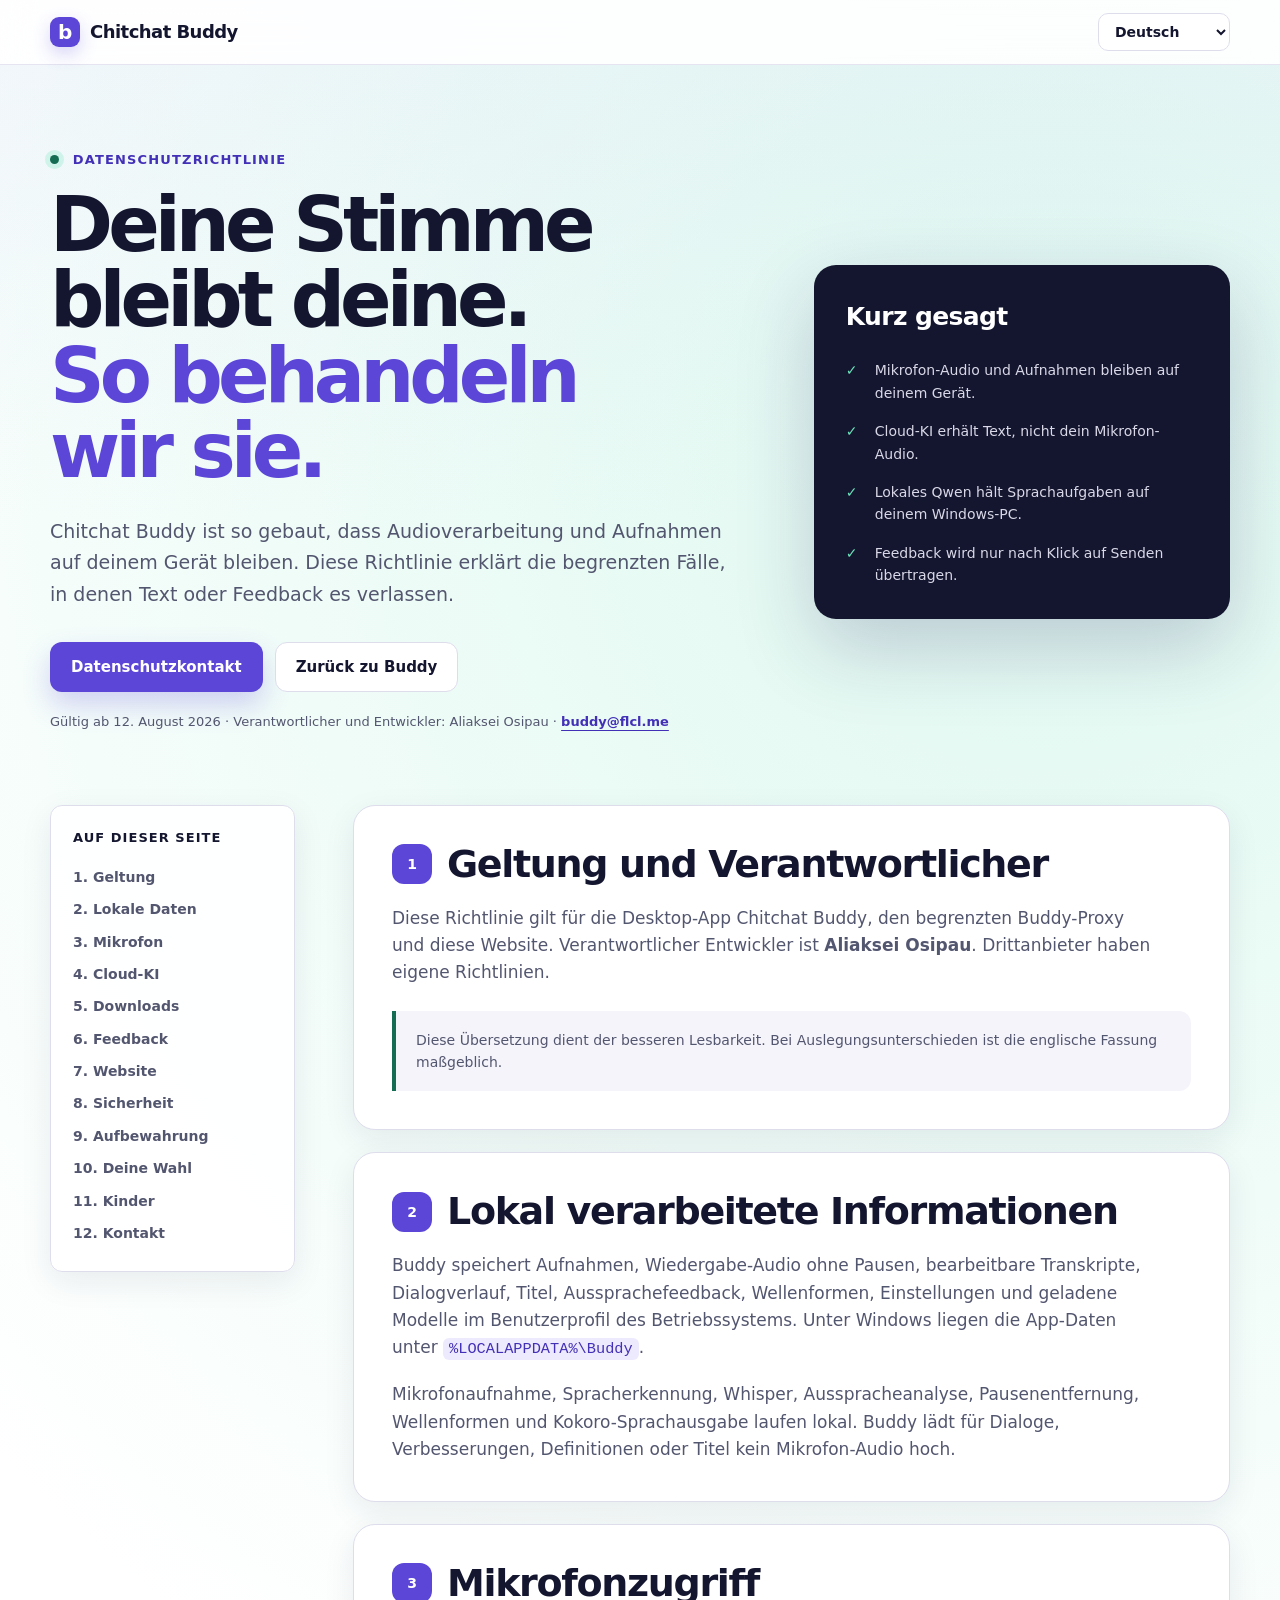
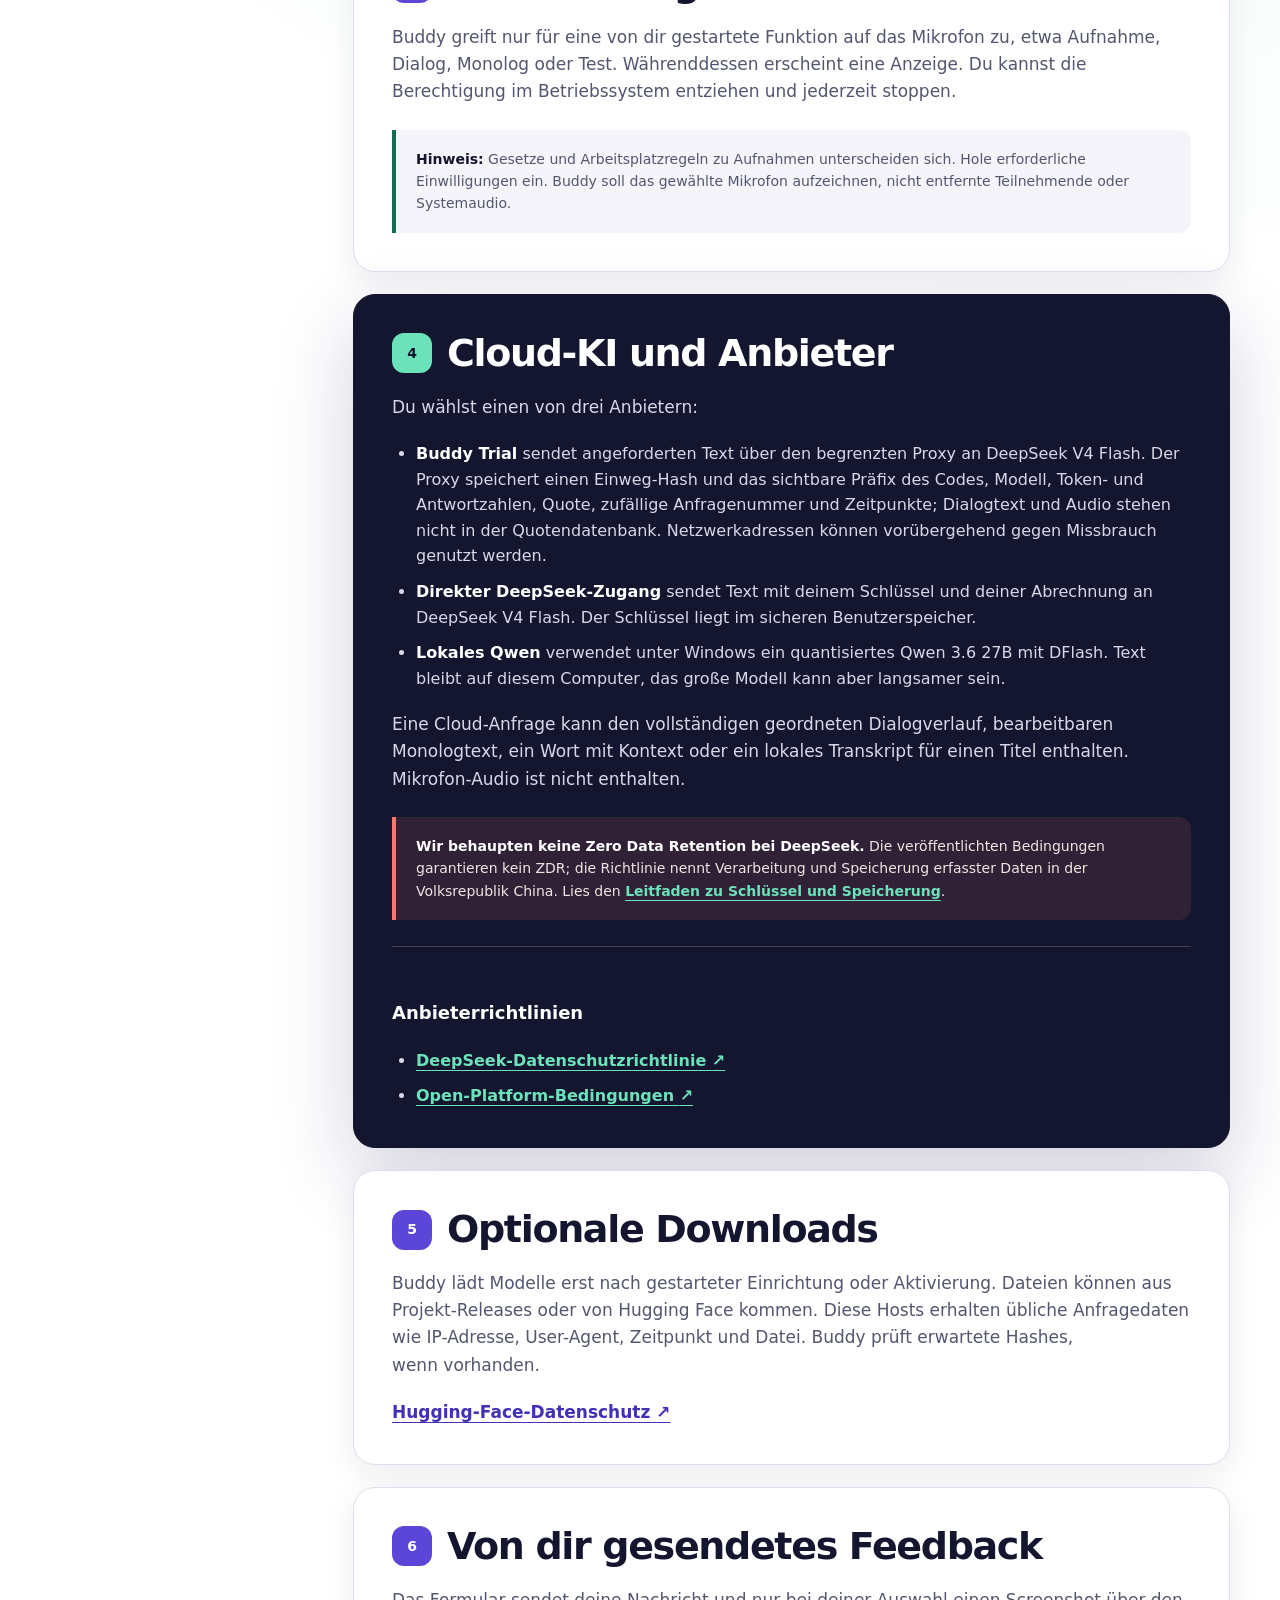
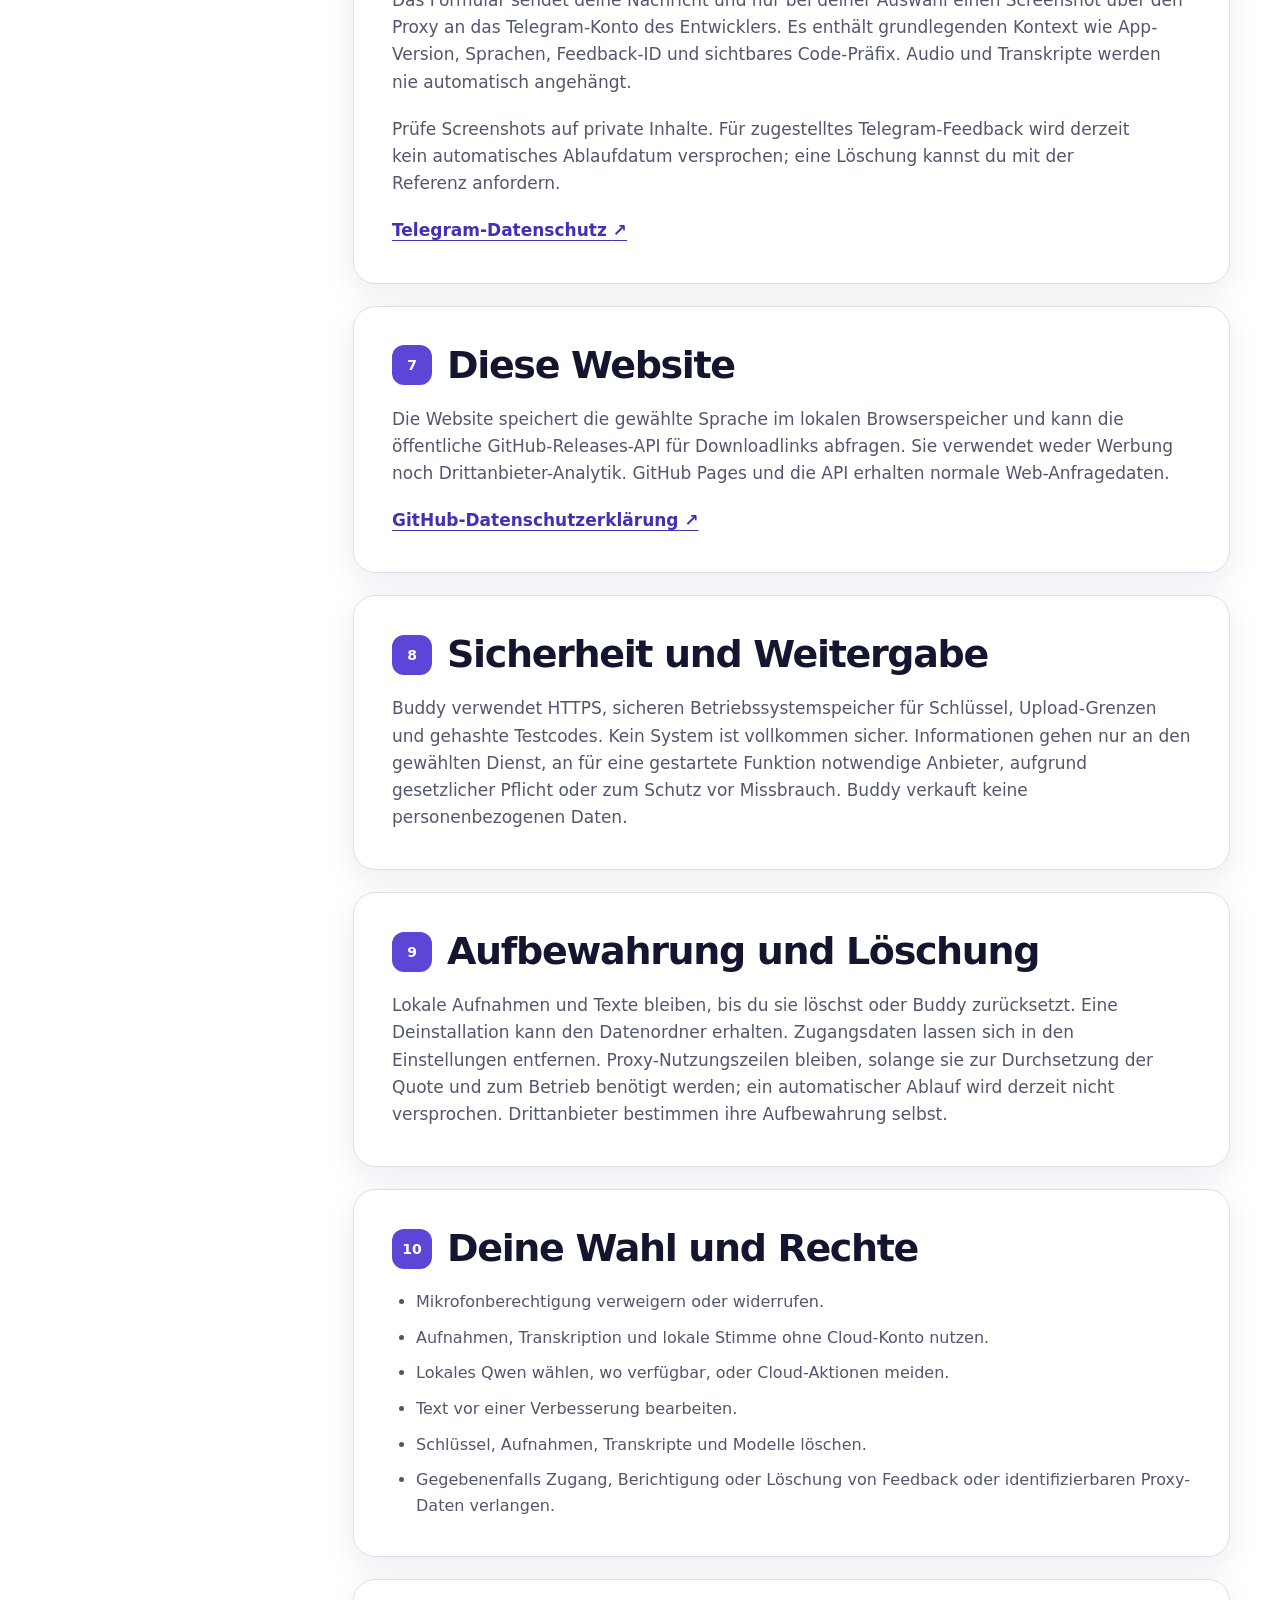
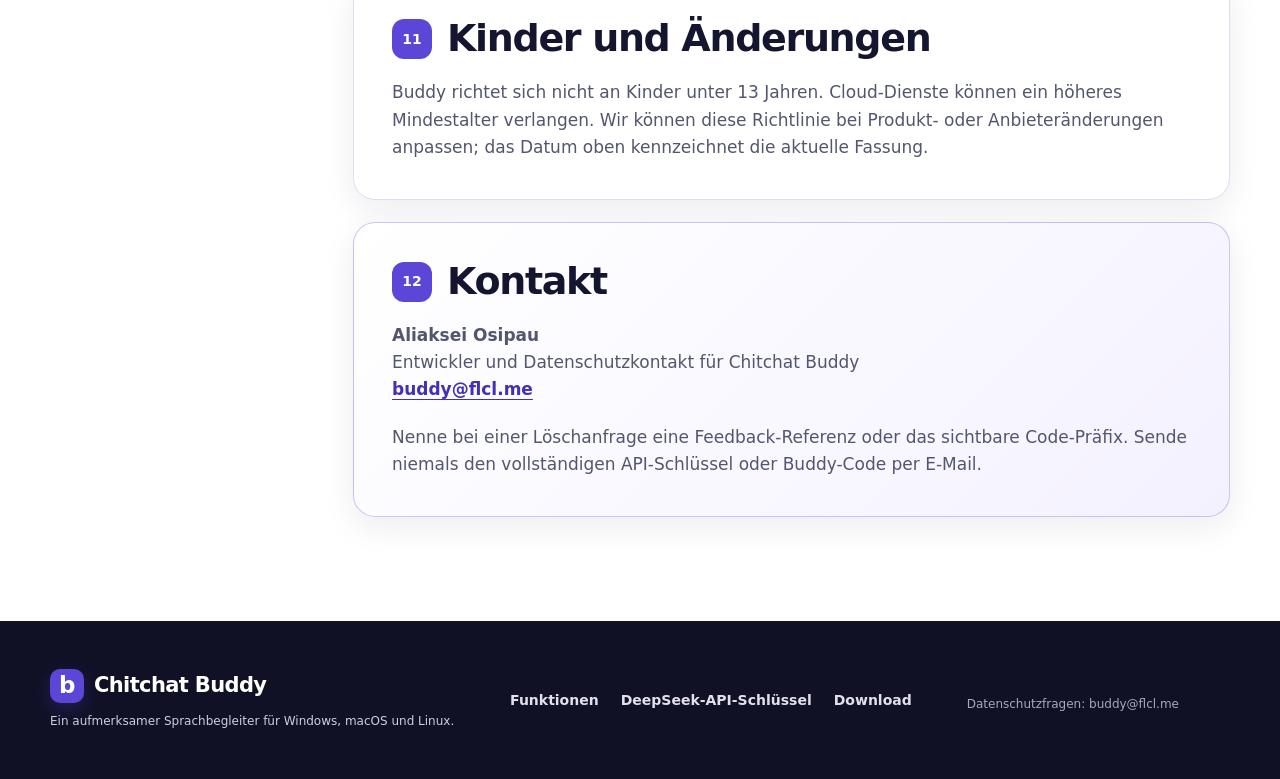
<file: site/de/privacy/index.html>
<!DOCTYPE html>
<html lang="de">
<head>
  <meta charset="utf-8"><meta name="viewport" content="width=device-width, initial-scale=1">
  <title>Datenschutzrichtlinie · Chitchat Buddy</title>
  <meta name="description" content="Wie Chitchat Buddy Mikrofon-Audio, lokale Aufnahmen, Cloud-KI-Text, API-Schlüssel, Feedback und Websitedaten verarbeitet.">
  <meta name="robots" content="index, follow, max-image-preview:large"><meta name="theme-color" content="#5b46d8"><meta name="color-scheme" content="light">
  <link rel="canonical" href="__SITE_BASE_URL__/de/privacy/">
  <link rel="alternate" hreflang="en" href="__SITE_BASE_URL__/privacy/"><link rel="alternate" hreflang="es" href="__SITE_BASE_URL__/es/privacy/"><link rel="alternate" hreflang="de" href="__SITE_BASE_URL__/de/privacy/"><link rel="alternate" hreflang="be" href="__SITE_BASE_URL__/be/privacy/"><link rel="alternate" hreflang="ru" href="__SITE_BASE_URL__/ru/privacy/"><link rel="alternate" hreflang="x-default" href="__SITE_BASE_URL__/privacy/">
  <meta property="og:type" content="article"><meta property="og:site_name" content="Chitchat Buddy"><meta property="og:title" content="Datenschutzrichtlinie von Chitchat Buddy"><meta property="og:description" content="Was lokal bleibt, was einen gewählten Cloud-Dienst erreicht und welche Kontrolle du hast."><meta property="og:url" content="__SITE_BASE_URL__/de/privacy/"><meta property="og:image" content="__SITE_BASE_URL__/og.png"><meta property="og:image:width" content="1200"><meta property="og:image:height" content="630"><meta property="og:image:alt" content="Chitchat Buddy Sprachbegleiter"><meta name="twitter:card" content="summary_large_image">
  <link rel="icon" type="image/png" sizes="32x32" href="../../favicon-32.png"><link rel="apple-touch-icon" sizes="180x180" href="../../apple-touch-icon.png"><link rel="manifest" href="../../site.webmanifest"><link rel="stylesheet" href="../../styles.css">
  <script type="application/ld+json">{"@context":"https://schema.org","@type":"WebPage","name":"Datenschutzrichtlinie von Chitchat Buddy","url":"__SITE_BASE_URL__/de/privacy/","datePublished":"2026-08-12","dateModified":"2026-08-12","publisher":{"@type":"Person","name":"Aliaksei Osipau","email":"buddy@flcl.me"}}</script>
</head>
<body class="guide-page policy-page" data-locale="de" data-root="../.." data-route="privacy/">
  <a class="skip-link" href="#main">Zum Hauptinhalt springen</a>
  <header class="site-header document-header"><div class="nav-shell">
    <a class="brand" href="../" aria-label="Chitchat Buddy Startseite"><span class="brand-mark" aria-hidden="true">b</span><span>Chitchat Buddy</span></a>
    <div class="nav-actions"><label class="language-label" for="language-select">Sprache</label><select id="language-select" class="language-select" aria-label="Sprache auswählen"><option value="en">English</option><option value="es">Español</option><option value="de" selected>Deutsch</option><option value="be">Беларуская</option><option value="ru">Русский</option></select></div>
  </div></header>

  <main id="main">
    <section class="guide-hero section-shell"><div>
      <p class="eyebrow"><span class="status-dot" aria-hidden="true"></span> Datenschutzrichtlinie</p><h1>Deine Stimme bleibt deine. <span>So behandeln wir sie.</span></h1>
      <p class="guide-lede">Chitchat Buddy ist so gebaut, dass Audioverarbeitung und Aufnahmen auf deinem Gerät bleiben. Diese Richtlinie erklärt die begrenzten Fälle, in denen Text oder Feedback es verlassen.</p>
      <div class="guide-actions"><a class="button button-primary" href="mailto:buddy@flcl.me">Datenschutzkontakt</a><a class="button button-secondary" href="../">Zurück zu Buddy</a></div>
      <p class="guide-reviewed">Gültig ab 12. August 2026 · Verantwortlicher und Entwickler: Aliaksei Osipau · <a href="mailto:buddy@flcl.me">buddy@flcl.me</a></p>
    </div><aside class="guide-summary" aria-labelledby="summary-title"><h2 id="summary-title">Kurz gesagt</h2><ul><li>Mikrofon-Audio und Aufnahmen bleiben auf deinem Gerät.</li><li>Cloud-KI erhält Text, nicht dein Mikrofon-Audio.</li><li>Lokales Qwen hält Sprachaufgaben auf deinem Windows-PC.</li><li>Feedback wird nur nach Klick auf Senden übertragen.</li></ul></aside></section>

    <div class="guide-layout section-shell">
      <nav class="guide-toc" aria-label="Auf dieser Seite"><strong>Auf dieser Seite</strong><a href="#scope">1. Geltung</a><a href="#local-data">2. Lokale Daten</a><a href="#microphone">3. Mikrofon</a><a href="#cloud-ai">4. Cloud-KI</a><a href="#downloads">5. Downloads</a><a href="#feedback">6. Feedback</a><a href="#website">7. Website</a><a href="#security">8. Sicherheit</a><a href="#retention">9. Aufbewahrung</a><a href="#choices">10. Deine Wahl</a><a href="#children">11. Kinder</a><a href="#contact">12. Kontakt</a></nav>
      <article class="guide-article">
        <section class="guide-section" id="scope"><div class="guide-step-heading"><span class="guide-step-number">1</span><h2>Geltung und Verantwortlicher</h2></div><p>Diese Richtlinie gilt für die Desktop-App Chitchat Buddy, den begrenzten Buddy-Proxy und diese Website. Verantwortlicher Entwickler ist <strong>Aliaksei Osipau</strong>. Drittanbieter haben eigene Richtlinien.</p><div class="guide-note">Diese Übersetzung dient der besseren Lesbarkeit. Bei Auslegungsunterschieden ist die englische Fassung maßgeblich.</div></section>

        <section class="guide-section" id="local-data"><div class="guide-step-heading"><span class="guide-step-number">2</span><h2>Lokal verarbeitete Informationen</h2></div><p>Buddy speichert Aufnahmen, Wiedergabe-Audio ohne Pausen, bearbeitbare Transkripte, Dialogverlauf, Titel, Aussprachefeedback, Wellenformen, Einstellungen und geladene Modelle im Benutzerprofil des Betriebssystems. Unter Windows liegen die App-Daten unter <code>%LOCALAPPDATA%\Buddy</code>.</p><p>Mikrofonaufnahme, Spracherkennung, Whisper, Ausspracheanalyse, Pausenentfernung, Wellenformen und Kokoro-Sprachausgabe laufen lokal. Buddy lädt für Dialoge, Verbesserungen, Definitionen oder Titel kein Mikrofon-Audio hoch.</p></section>

        <section class="guide-section" id="microphone"><div class="guide-step-heading"><span class="guide-step-number">3</span><h2>Mikrofonzugriff</h2></div><p>Buddy greift nur für eine von dir gestartete Funktion auf das Mikrofon zu, etwa Aufnahme, Dialog, Monolog oder Test. Währenddessen erscheint eine Anzeige. Du kannst die Berechtigung im Betriebssystem entziehen und jederzeit stoppen.</p><div class="guide-note"><strong>Hinweis:</strong> Gesetze und Arbeitsplatzregeln zu Aufnahmen unterscheiden sich. Hole erforderliche Einwilligungen ein. Buddy soll das gewählte Mikrofon aufzeichnen, nicht entfernte Teilnehmende oder Systemaudio.</div></section>

        <section class="guide-section guide-privacy" id="cloud-ai"><div class="guide-step-heading"><span class="guide-step-number">4</span><h2>Cloud-KI und Anbieter</h2></div><p>Du wählst einen von drei Anbietern:</p><ul><li><strong>Buddy Trial</strong> sendet angeforderten Text über den begrenzten Proxy an DeepSeek V4 Flash. Der Proxy speichert einen Einweg-Hash und das sichtbare Präfix des Codes, Modell, Token- und Antwortzahlen, Quote, zufällige Anfragenummer und Zeitpunkte; Dialogtext und Audio stehen nicht in der Quotendatenbank. Netzwerkadressen können vorübergehend gegen Missbrauch genutzt werden.</li><li><strong>Direkter DeepSeek-Zugang</strong> sendet Text mit deinem Schlüssel und deiner Abrechnung an DeepSeek V4 Flash. Der Schlüssel liegt im sicheren Benutzerspeicher.</li><li><strong>Lokales Qwen</strong> verwendet unter Windows ein quantisiertes Qwen 3.6 27B mit DFlash. Text bleibt auf diesem Computer, das große Modell kann aber langsamer sein.</li></ul><p>Eine Cloud-Anfrage kann den vollständigen geordneten Dialogverlauf, bearbeitbaren Monologtext, ein Wort mit Kontext oder ein lokales Transkript für einen Titel enthalten. Mikrofon-Audio ist nicht enthalten.</p><div class="guide-note"><strong>Wir behaupten keine Zero Data Retention bei DeepSeek.</strong> Die veröffentlichten Bedingungen garantieren kein ZDR; die Richtlinie nennt Verarbeitung und Speicherung erfasster Daten in der Volksrepublik China. Lies den <a href="../deepseek-api-key/">Leitfaden zu Schlüssel und Speicherung</a>.</div><div class="guide-sources"><h3>Anbieterrichtlinien</h3><ul><li><a href="https://cdn.deepseek.com/policies/en-US/deepseek-privacy-policy.html" target="_blank" rel="noopener noreferrer">DeepSeek-Datenschutzrichtlinie <span aria-hidden="true">↗</span></a></li><li><a href="https://cdn.deepseek.com/policies/en-US/deepseek-open-platform-terms-of-service.html" target="_blank" rel="noopener noreferrer">Open-Platform-Bedingungen <span aria-hidden="true">↗</span></a></li></ul></div></section>

        <section class="guide-section" id="downloads"><div class="guide-step-heading"><span class="guide-step-number">5</span><h2>Optionale Downloads</h2></div><p>Buddy lädt Modelle erst nach gestarteter Einrichtung oder Aktivierung. Dateien können aus Projekt-Releases oder von Hugging Face kommen. Diese Hosts erhalten übliche Anfragedaten wie IP-Adresse, User-Agent, Zeitpunkt und Datei. Buddy prüft erwartete Hashes, wenn vorhanden.</p><p><a href="https://huggingface.co/privacy" target="_blank" rel="noopener noreferrer">Hugging-Face-Datenschutz <span aria-hidden="true">↗</span></a></p></section>

        <section class="guide-section" id="feedback"><div class="guide-step-heading"><span class="guide-step-number">6</span><h2>Von dir gesendetes Feedback</h2></div><p>Das Formular sendet deine Nachricht und nur bei deiner Auswahl einen Screenshot über den Proxy an das Telegram-Konto des Entwicklers. Es enthält grundlegenden Kontext wie App-Version, Sprachen, Feedback-ID und sichtbares Code-Präfix. Audio und Transkripte werden nie automatisch angehängt.</p><p>Prüfe Screenshots auf private Inhalte. Für zugestelltes Telegram-Feedback wird derzeit kein automatisches Ablaufdatum versprochen; eine Löschung kannst du mit der Referenz anfordern.</p><p><a href="https://telegram.org/privacy" target="_blank" rel="noopener noreferrer">Telegram-Datenschutz <span aria-hidden="true">↗</span></a></p></section>

        <section class="guide-section" id="website"><div class="guide-step-heading"><span class="guide-step-number">7</span><h2>Diese Website</h2></div><p>Die Website speichert die gewählte Sprache im lokalen Browserspeicher und kann die öffentliche GitHub-Releases-API für Downloadlinks abfragen. Sie verwendet weder Werbung noch Drittanbieter-Analytik. GitHub Pages und die API erhalten normale Web-Anfragedaten.</p><p><a href="https://docs.github.com/en/site-policy/privacy-policies/github-general-privacy-statement" target="_blank" rel="noopener noreferrer">GitHub-Datenschutzerklärung <span aria-hidden="true">↗</span></a></p></section>

        <section class="guide-section" id="security"><div class="guide-step-heading"><span class="guide-step-number">8</span><h2>Sicherheit und Weitergabe</h2></div><p>Buddy verwendet HTTPS, sicheren Betriebssystemspeicher für Schlüssel, Upload-Grenzen und gehashte Testcodes. Kein System ist vollkommen sicher. Informationen gehen nur an den gewählten Dienst, an für eine gestartete Funktion notwendige Anbieter, aufgrund gesetzlicher Pflicht oder zum Schutz vor Missbrauch. Buddy verkauft keine personenbezogenen Daten.</p></section>

        <section class="guide-section" id="retention"><div class="guide-step-heading"><span class="guide-step-number">9</span><h2>Aufbewahrung und Löschung</h2></div><p>Lokale Aufnahmen und Texte bleiben, bis du sie löschst oder Buddy zurücksetzt. Eine Deinstallation kann den Datenordner erhalten. Zugangsdaten lassen sich in den Einstellungen entfernen. Proxy-Nutzungszeilen bleiben, solange sie zur Durchsetzung der Quote und zum Betrieb benötigt werden; ein automatischer Ablauf wird derzeit nicht versprochen. Drittanbieter bestimmen ihre Aufbewahrung selbst.</p></section>

        <section class="guide-section" id="choices"><div class="guide-step-heading"><span class="guide-step-number">10</span><h2>Deine Wahl und Rechte</h2></div><ul><li>Mikrofonberechtigung verweigern oder widerrufen.</li><li>Aufnahmen, Transkription und lokale Stimme ohne Cloud-Konto nutzen.</li><li>Lokales Qwen wählen, wo verfügbar, oder Cloud-Aktionen meiden.</li><li>Text vor einer Verbesserung bearbeiten.</li><li>Schlüssel, Aufnahmen, Transkripte und Modelle löschen.</li><li>Gegebenenfalls Zugang, Berichtigung oder Löschung von Feedback oder identifizierbaren Proxy-Daten verlangen.</li></ul></section>

        <section class="guide-section" id="children"><div class="guide-step-heading"><span class="guide-step-number">11</span><h2>Kinder und Änderungen</h2></div><p>Buddy richtet sich nicht an Kinder unter 13 Jahren. Cloud-Dienste können ein höheres Mindestalter verlangen. Wir können diese Richtlinie bei Produkt- oder Anbieteränderungen anpassen; das Datum oben kennzeichnet die aktuelle Fassung.</p></section>

        <section class="guide-section policy-contact" id="contact"><div class="guide-step-heading"><span class="guide-step-number">12</span><h2>Kontakt</h2></div><p><strong>Aliaksei Osipau</strong><br>Entwickler und Datenschutzkontakt für Chitchat Buddy<br><a href="mailto:buddy@flcl.me">buddy@flcl.me</a></p><p>Nenne bei einer Löschanfrage eine Feedback-Referenz oder das sichtbare Code-Präfix. Sende niemals den vollständigen API-Schlüssel oder Buddy-Code per E-Mail.</p></section>
      </article>
    </div>
  </main>
  <footer class="site-footer"><div class="section-shell footer-grid"><div><a class="brand footer-brand" href="../"><span class="brand-mark" aria-hidden="true">b</span><span>Chitchat Buddy</span></a><p>Ein aufmerksamer Sprachbegleiter für Windows, macOS und Linux.</p></div><div class="footer-links"><a href="../#features">Funktionen</a><a href="../deepseek-api-key/">DeepSeek-API-Schlüssel</a><a href="../#download">Download</a></div><p class="footer-note">Datenschutzfragen: buddy@flcl.me</p></div></footer>
  <script src="../../config.js"></script><script src="../../app.js"></script>
</body>
</html>
</file>
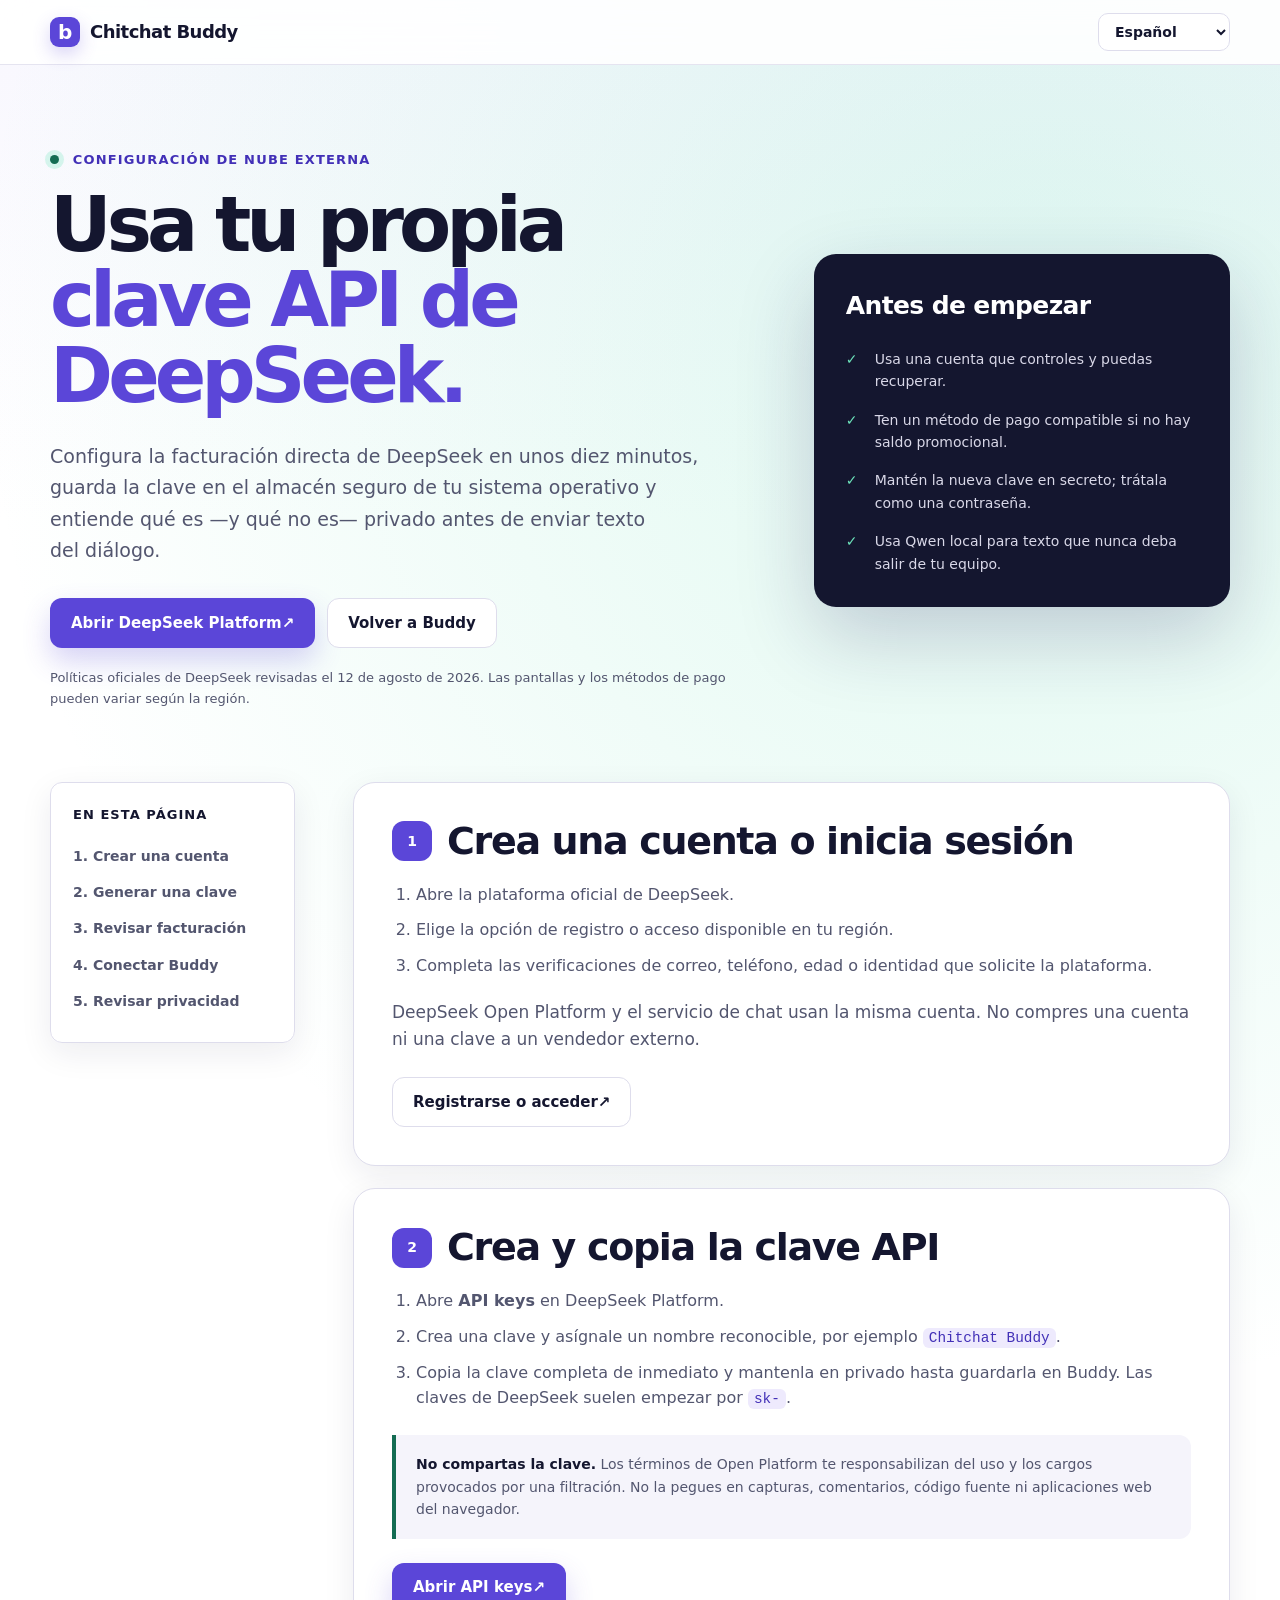
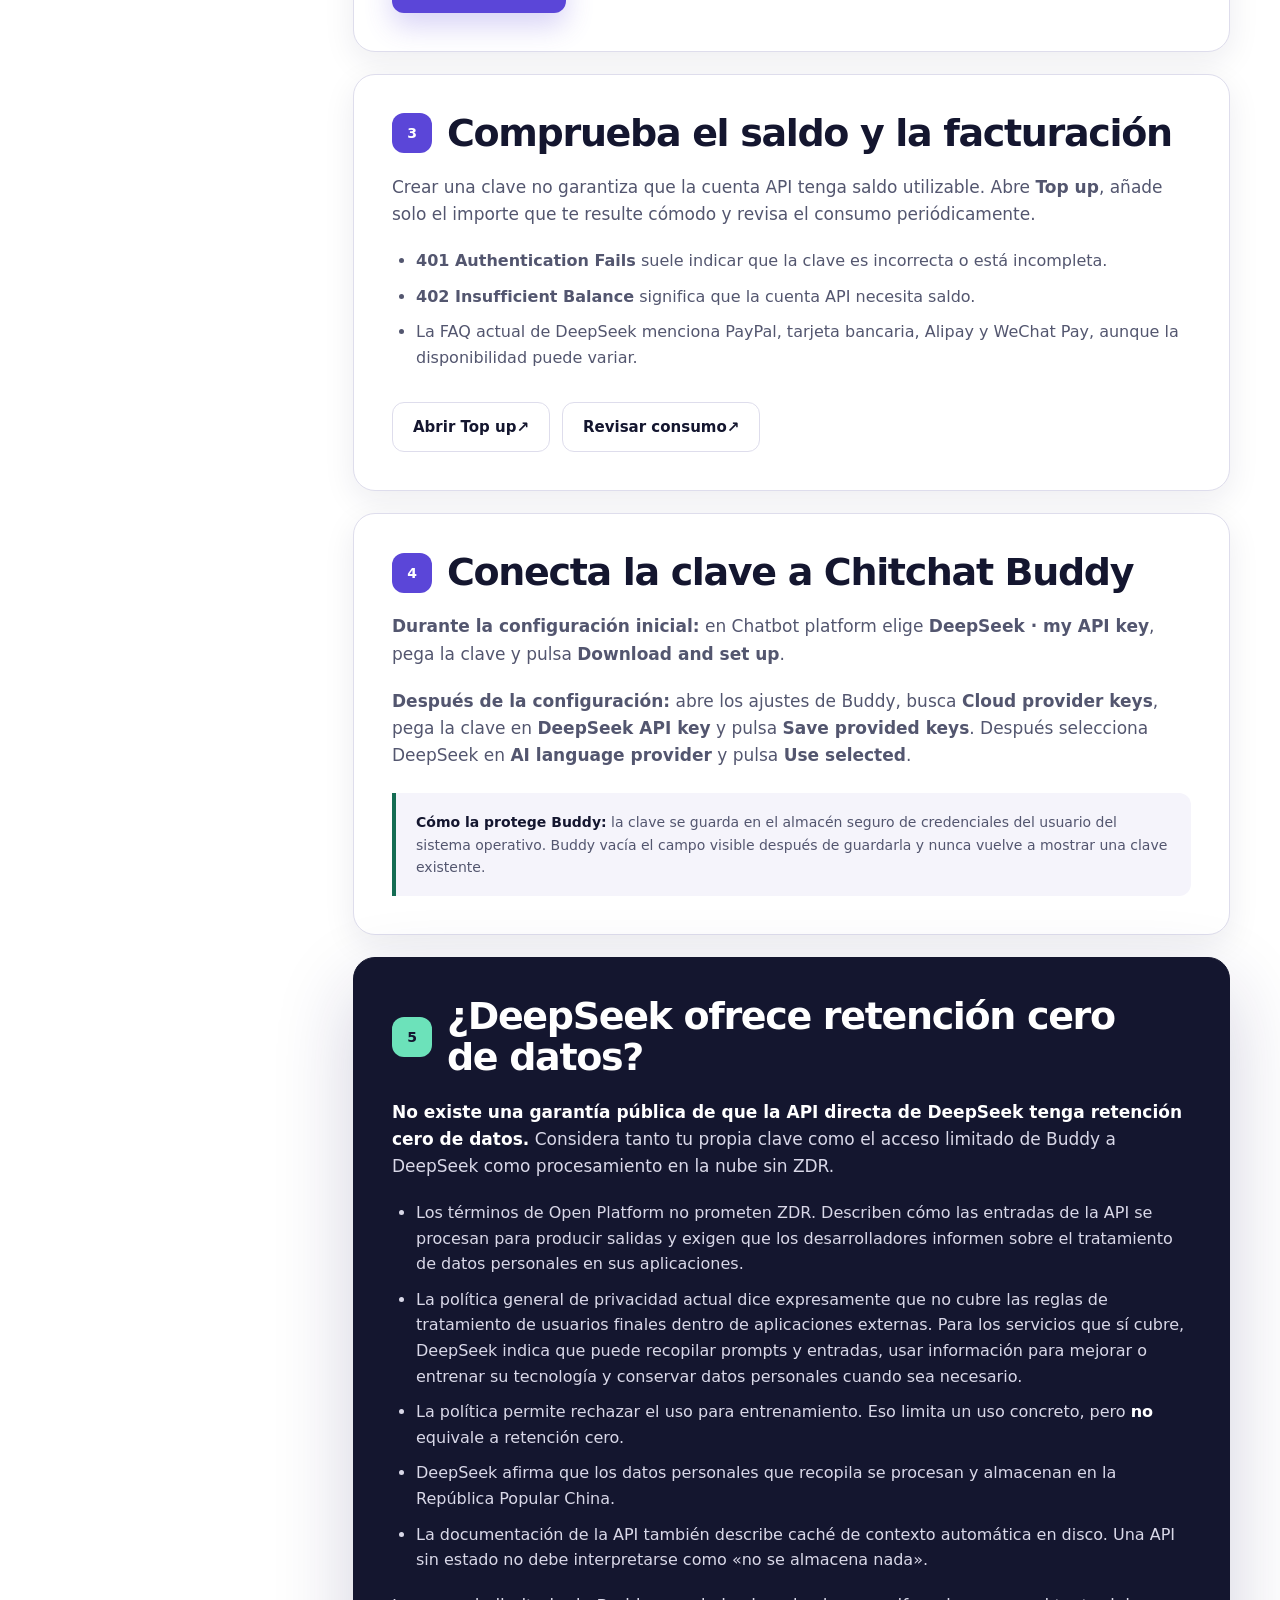
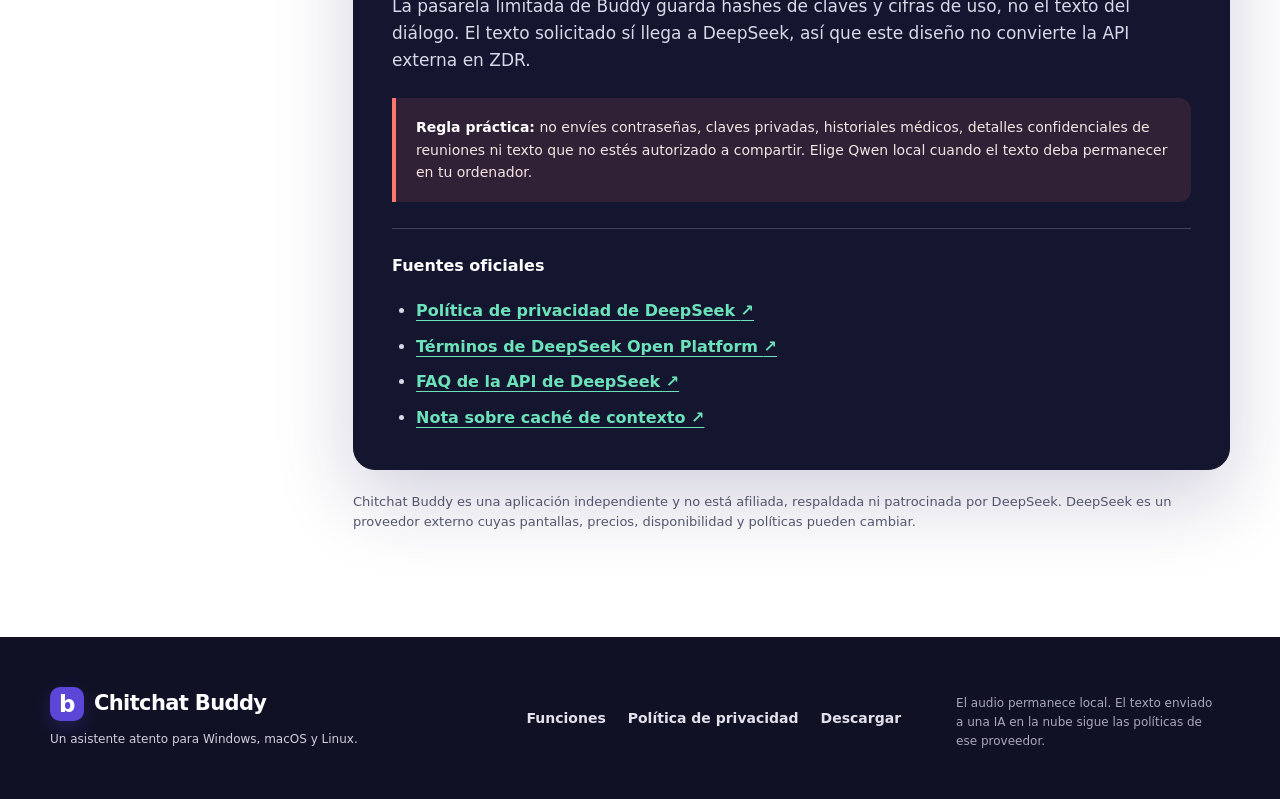
<file: site/es/deepseek-api-key/index.html>
<!DOCTYPE html>
<html lang="es">
<head>
  <meta charset="utf-8">
  <meta name="viewport" content="width=device-width, initial-scale=1">
  <title>Cómo obtener una clave API de DeepSeek para Chitchat Buddy</title>
  <meta name="description" content="Crea una cuenta de DeepSeek, genera una clave API, añade saldo, conéctala de forma segura a Chitchat Buddy y comprende la retención de datos.">
  <meta name="robots" content="index, follow, max-image-preview:large">
  <meta name="theme-color" content="#5b46d8">
  <meta name="color-scheme" content="light">
  <link rel="canonical" href="__SITE_BASE_URL__/es/deepseek-api-key/">
  <link rel="alternate" hreflang="en" href="__SITE_BASE_URL__/deepseek-api-key/">
  <link rel="alternate" hreflang="es" href="__SITE_BASE_URL__/es/deepseek-api-key/">
  <link rel="alternate" hreflang="de" href="__SITE_BASE_URL__/de/deepseek-api-key/">
  <link rel="alternate" hreflang="be" href="__SITE_BASE_URL__/be/deepseek-api-key/">
  <link rel="alternate" hreflang="ru" href="__SITE_BASE_URL__/ru/deepseek-api-key/">
  <link rel="alternate" hreflang="x-default" href="__SITE_BASE_URL__/deepseek-api-key/">
  <meta property="og:type" content="article">
  <meta property="og:site_name" content="Chitchat Buddy">
  <meta property="og:title" content="Obtén una clave API de DeepSeek para Chitchat Buddy">
  <meta property="og:description" content="Una guía cuidadosa en cinco pasos: cuenta, clave API, facturación, configuración en Buddy y retención de datos.">
  <meta property="og:url" content="__SITE_BASE_URL__/es/deepseek-api-key/">
  <meta property="og:image" content="__SITE_BASE_URL__/og.png">
  <meta property="og:image:width" content="1200">
  <meta property="og:image:height" content="630">
  <meta property="og:image:alt" content="Asistente de voz Chitchat Buddy">
  <meta name="twitter:card" content="summary_large_image">
  <meta name="twitter:title" content="Obtén una clave API de DeepSeek para Chitchat Buddy">
  <meta name="twitter:description" content="Registro, creación de clave, facturación, conexión segura y una explicación clara de la retención de datos.">
  <meta name="twitter:image" content="__SITE_BASE_URL__/og.png">
  <link rel="icon" type="image/png" sizes="32x32" href="../../favicon-32.png">
  <link rel="apple-touch-icon" sizes="180x180" href="../../apple-touch-icon.png">
  <link rel="manifest" href="../../site.webmanifest">
  <link rel="stylesheet" href="../../styles.css">
  <script type="application/ld+json">
  {
    "@context": "https://schema.org",
    "@type": "HowTo",
    "name": "Cómo obtener una clave API de DeepSeek para Chitchat Buddy",
    "description": "Regístrate en DeepSeek Open Platform, crea una clave API, añade saldo si hace falta y conéctala a Chitchat Buddy.",
    "totalTime": "PT10M",
    "inLanguage": "es",
    "step": [
      {"@type": "HowToStep", "position": 1, "name": "Crear una cuenta de DeepSeek", "url": "__SITE_BASE_URL__/es/deepseek-api-key/#account"},
      {"@type": "HowToStep", "position": 2, "name": "Crear y copiar una clave API", "url": "__SITE_BASE_URL__/es/deepseek-api-key/#key"},
      {"@type": "HowToStep", "position": 3, "name": "Añadir saldo si hace falta", "url": "__SITE_BASE_URL__/es/deepseek-api-key/#billing"},
      {"@type": "HowToStep", "position": 4, "name": "Conectar la clave a Buddy", "url": "__SITE_BASE_URL__/es/deepseek-api-key/#buddy"},
      {"@type": "HowToStep", "position": 5, "name": "Elegir el modo de privacidad", "url": "__SITE_BASE_URL__/es/deepseek-api-key/#privacy"}
    ]
  }
  </script>
</head>
<body class="guide-page" data-locale="es" data-root="../.." data-route="deepseek-api-key/">
  <a class="skip-link" href="#main">Saltar al contenido principal</a>
  <header class="site-header document-header">
    <div class="nav-shell">
      <a class="brand" href="../" aria-label="Inicio de Chitchat Buddy"><span class="brand-mark" aria-hidden="true">b</span><span>Chitchat Buddy</span></a>
      <div class="nav-actions">
        <label class="language-label" for="language-select">Idioma</label>
        <select id="language-select" class="language-select" aria-label="Elegir idioma">
          <option value="en">English</option><option value="es" selected>Español</option><option value="de">Deutsch</option><option value="be">Беларуская</option><option value="ru">Русский</option>
        </select>
      </div>
    </div>
  </header>

  <main id="main">
    <section class="guide-hero section-shell">
      <div>
        <p class="eyebrow"><span class="status-dot" aria-hidden="true"></span> Configuración de nube externa</p>
        <h1>Usa tu propia <span>clave API de DeepSeek.</span></h1>
        <p class="guide-lede">Configura la facturación directa de DeepSeek en unos diez minutos, guarda la clave en el almacén seguro de tu sistema operativo y entiende qué es —y qué no es— privado antes de enviar texto del diálogo.</p>
        <div class="guide-actions">
          <a class="button button-primary" href="https://platform.deepseek.com/" target="_blank" rel="noopener noreferrer">Abrir DeepSeek Platform <span aria-hidden="true">↗</span></a>
          <a class="button button-secondary" href="../">Volver a Buddy</a>
        </div>
        <p class="guide-reviewed">Políticas oficiales de DeepSeek revisadas el 12 de agosto de 2026. Las pantallas y los métodos de pago pueden variar según la región.</p>
      </div>
      <aside class="guide-summary" aria-labelledby="before-title">
        <h2 id="before-title">Antes de empezar</h2>
        <ul>
          <li>Usa una cuenta que controles y puedas recuperar.</li>
          <li>Ten un método de pago compatible si no hay saldo promocional.</li>
          <li>Mantén la nueva clave en secreto; trátala como una contraseña.</li>
          <li>Usa Qwen local para texto que nunca deba salir de tu equipo.</li>
        </ul>
      </aside>
    </section>

    <div class="guide-layout section-shell">
      <nav class="guide-toc" aria-label="En esta página">
        <strong>En esta página</strong>
        <a href="#account">1. Crear una cuenta</a><a href="#key">2. Generar una clave</a><a href="#billing">3. Revisar facturación</a><a href="#buddy">4. Conectar Buddy</a><a href="#privacy">5. Revisar privacidad</a>
      </nav>
      <article class="guide-article">
        <section class="guide-section" id="account">
          <div class="guide-step-heading"><span class="guide-step-number">1</span><h2>Crea una cuenta o inicia sesión</h2></div>
          <ol><li>Abre la plataforma oficial de DeepSeek.</li><li>Elige la opción de registro o acceso disponible en tu región.</li><li>Completa las verificaciones de correo, teléfono, edad o identidad que solicite la plataforma.</li></ol>
          <p>DeepSeek Open Platform y el servicio de chat usan la misma cuenta. No compres una cuenta ni una clave a un vendedor externo.</p>
          <div class="guide-inline-action"><a class="button button-secondary" href="https://platform.deepseek.com/" target="_blank" rel="noopener noreferrer">Registrarse o acceder <span aria-hidden="true">↗</span></a></div>
        </section>

        <section class="guide-section" id="key">
          <div class="guide-step-heading"><span class="guide-step-number">2</span><h2>Crea y copia la clave API</h2></div>
          <ol><li>Abre <strong>API keys</strong> en DeepSeek Platform.</li><li>Crea una clave y asígnale un nombre reconocible, por ejemplo <code>Chitchat Buddy</code>.</li><li>Copia la clave completa de inmediato y mantenla en privado hasta guardarla en Buddy. Las claves de DeepSeek suelen empezar por <code>sk-</code>.</li></ol>
          <div class="guide-note"><strong>No compartas la clave.</strong> Los términos de Open Platform te responsabilizan del uso y los cargos provocados por una filtración. No la pegues en capturas, comentarios, código fuente ni aplicaciones web del navegador.</div>
          <div class="guide-inline-action"><a class="button button-primary" href="https://platform.deepseek.com/api_keys" target="_blank" rel="noopener noreferrer">Abrir API keys <span aria-hidden="true">↗</span></a></div>
        </section>

        <section class="guide-section" id="billing">
          <div class="guide-step-heading"><span class="guide-step-number">3</span><h2>Comprueba el saldo y la facturación</h2></div>
          <p>Crear una clave no garantiza que la cuenta API tenga saldo utilizable. Abre <strong>Top up</strong>, añade solo el importe que te resulte cómodo y revisa el consumo periódicamente.</p>
          <ul><li><strong>401 Authentication Fails</strong> suele indicar que la clave es incorrecta o está incompleta.</li><li><strong>402 Insufficient Balance</strong> significa que la cuenta API necesita saldo.</li><li>La FAQ actual de DeepSeek menciona PayPal, tarjeta bancaria, Alipay y WeChat Pay, aunque la disponibilidad puede variar.</li></ul>
          <div class="guide-actions"><a class="button button-secondary" href="https://platform.deepseek.com/top_up" target="_blank" rel="noopener noreferrer">Abrir Top up <span aria-hidden="true">↗</span></a><a class="button button-secondary" href="https://platform.deepseek.com/usage" target="_blank" rel="noopener noreferrer">Revisar consumo <span aria-hidden="true">↗</span></a></div>
        </section>

        <section class="guide-section" id="buddy">
          <div class="guide-step-heading"><span class="guide-step-number">4</span><h2>Conecta la clave a Chitchat Buddy</h2></div>
          <p><strong>Durante la configuración inicial:</strong> en Chatbot platform elige <strong>DeepSeek · my API key</strong>, pega la clave y pulsa <strong>Download and set up</strong>.</p>
          <p><strong>Después de la configuración:</strong> abre los ajustes de Buddy, busca <strong>Cloud provider keys</strong>, pega la clave en <strong>DeepSeek API key</strong> y pulsa <strong>Save provided keys</strong>. Después selecciona DeepSeek en <strong>AI language provider</strong> y pulsa <strong>Use selected</strong>.</p>
          <div class="guide-note"><strong>Cómo la protege Buddy:</strong> la clave se guarda en el almacén seguro de credenciales del usuario del sistema operativo. Buddy vacía el campo visible después de guardarla y nunca vuelve a mostrar una clave existente.</div>
        </section>

        <section class="guide-section guide-privacy" id="privacy">
          <div class="guide-step-heading"><span class="guide-step-number">5</span><h2>¿DeepSeek ofrece retención cero de datos?</h2></div>
          <p><strong>No existe una garantía pública de que la API directa de DeepSeek tenga retención cero de datos.</strong> Considera tanto tu propia clave como el acceso limitado de Buddy a DeepSeek como procesamiento en la nube sin ZDR.</p>
          <ul><li>Los términos de Open Platform no prometen ZDR. Describen cómo las entradas de la API se procesan para producir salidas y exigen que los desarrolladores informen sobre el tratamiento de datos personales en sus aplicaciones.</li><li>La política general de privacidad actual dice expresamente que no cubre las reglas de tratamiento de usuarios finales dentro de aplicaciones externas. Para los servicios que sí cubre, DeepSeek indica que puede recopilar prompts y entradas, usar información para mejorar o entrenar su tecnología y conservar datos personales cuando sea necesario.</li><li>La política permite rechazar el uso para entrenamiento. Eso limita un uso concreto, pero <strong>no</strong> equivale a retención cero.</li><li>DeepSeek afirma que los datos personales que recopila se procesan y almacenan en la República Popular China.</li><li>La documentación de la API también describe caché de contexto automática en disco. Una API sin estado no debe interpretarse como «no se almacena nada».</li></ul>
          <p>La pasarela limitada de Buddy guarda hashes de claves y cifras de uso, no el texto del diálogo. El texto solicitado sí llega a DeepSeek, así que este diseño no convierte la API externa en ZDR.</p>
          <div class="guide-note"><strong>Regla práctica:</strong> no envíes contraseñas, claves privadas, historiales médicos, detalles confidenciales de reuniones ni texto que no estés autorizado a compartir. Elige Qwen local cuando el texto deba permanecer en tu ordenador.</div>
          <div class="guide-sources"><h3>Fuentes oficiales</h3><ul>
            <li><a href="https://cdn.deepseek.com/policies/en-US/deepseek-privacy-policy.html" target="_blank" rel="noopener noreferrer">Política de privacidad de DeepSeek <span aria-hidden="true">↗</span></a></li>
            <li><a href="https://cdn.deepseek.com/policies/en-US/deepseek-open-platform-terms-of-service.html" target="_blank" rel="noopener noreferrer">Términos de DeepSeek Open Platform <span aria-hidden="true">↗</span></a></li>
            <li><a href="https://api-docs.deepseek.com/faq/" target="_blank" rel="noopener noreferrer">FAQ de la API de DeepSeek <span aria-hidden="true">↗</span></a></li>
            <li><a href="https://api-docs.deepseek.com/news/news0802/" target="_blank" rel="noopener noreferrer">Nota sobre caché de contexto <span aria-hidden="true">↗</span></a></li>
          </ul></div>
        </section>
        <p class="guide-affiliation">Chitchat Buddy es una aplicación independiente y no está afiliada, respaldada ni patrocinada por DeepSeek. DeepSeek es un proveedor externo cuyas pantallas, precios, disponibilidad y políticas pueden cambiar.</p>
      </article>
    </div>
  </main>

  <footer class="site-footer"><div class="section-shell footer-grid">
    <div><a class="brand footer-brand" href="../"><span class="brand-mark" aria-hidden="true">b</span><span>Chitchat Buddy</span></a><p>Un asistente atento para Windows, macOS y Linux.</p></div>
    <div class="footer-links"><a href="../#features">Funciones</a><a href="../privacy/">Política de privacidad</a><a href="../#download">Descargar</a></div>
    <p class="footer-note">El audio permanece local. El texto enviado a una IA en la nube sigue las políticas de ese proveedor.</p>
  </div></footer>
  <script src="../../config.js"></script><script src="../../app.js"></script>
</body>
</html>
</file>
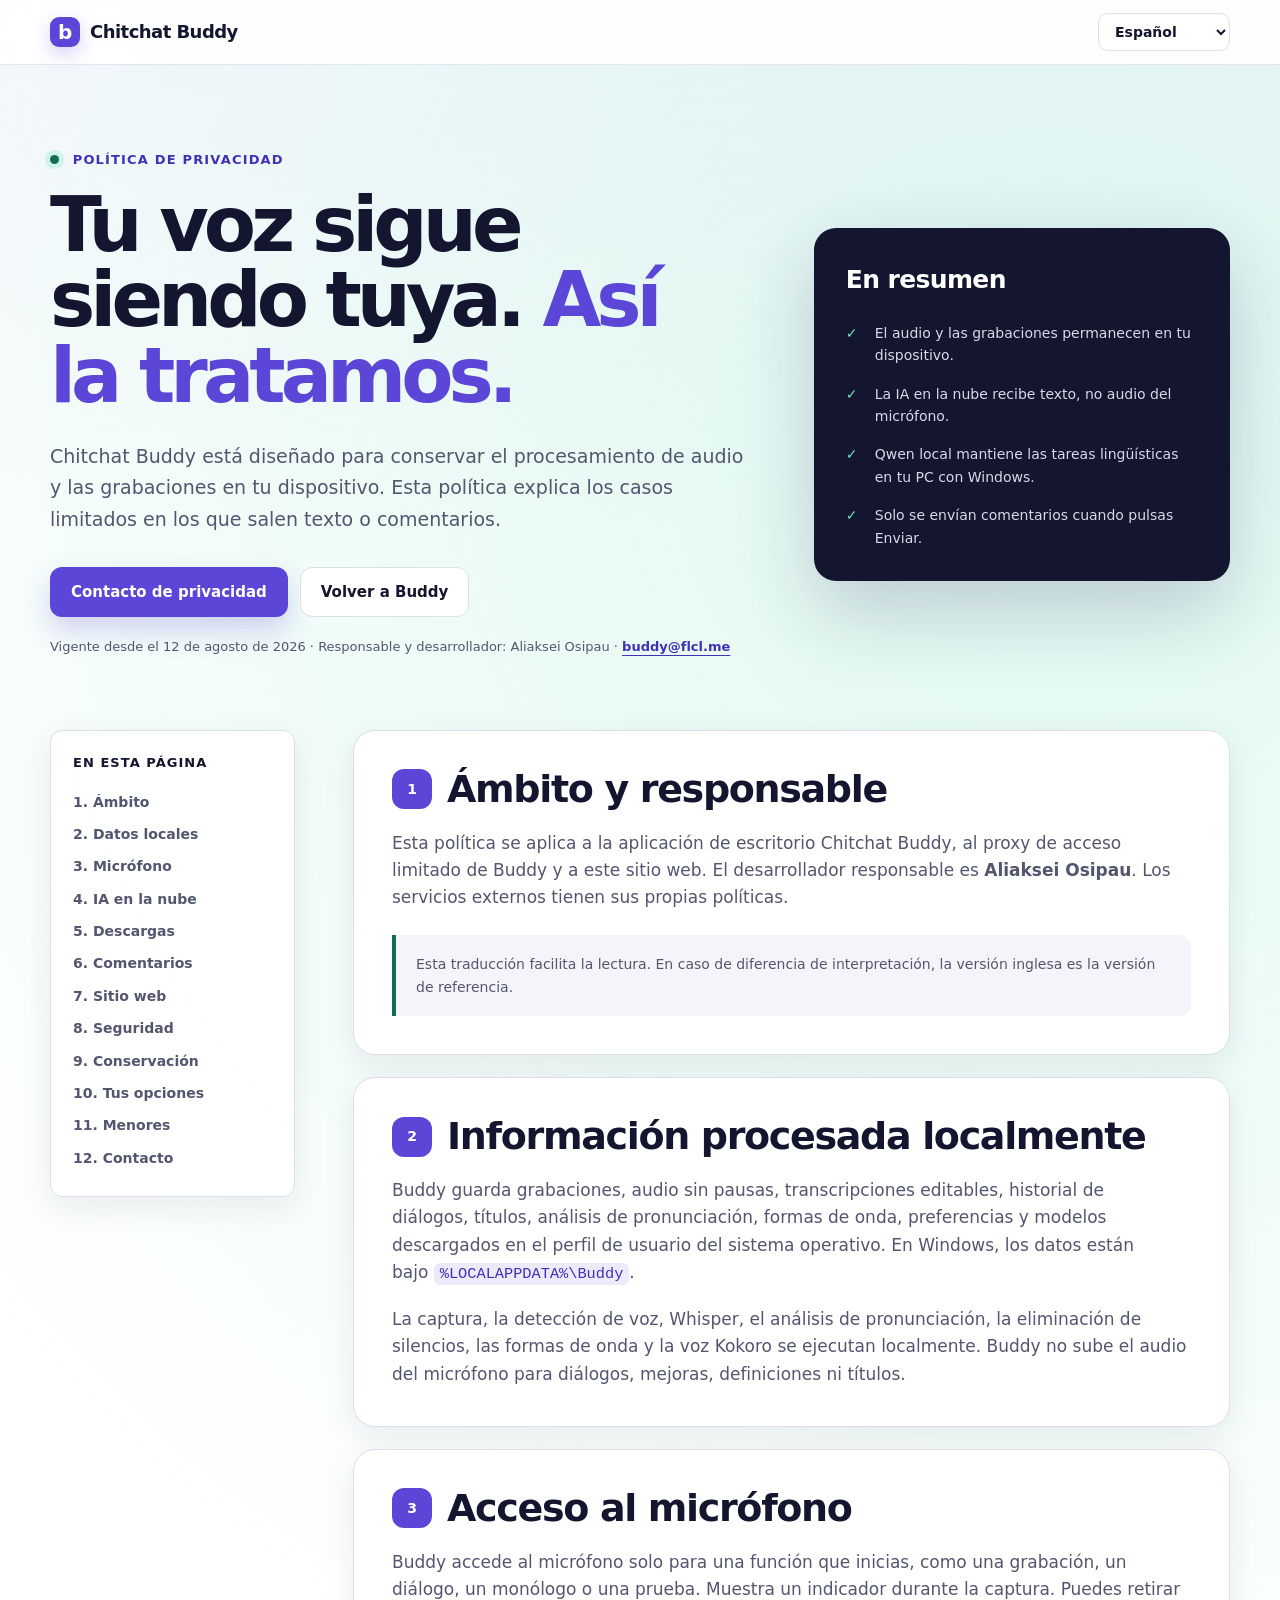
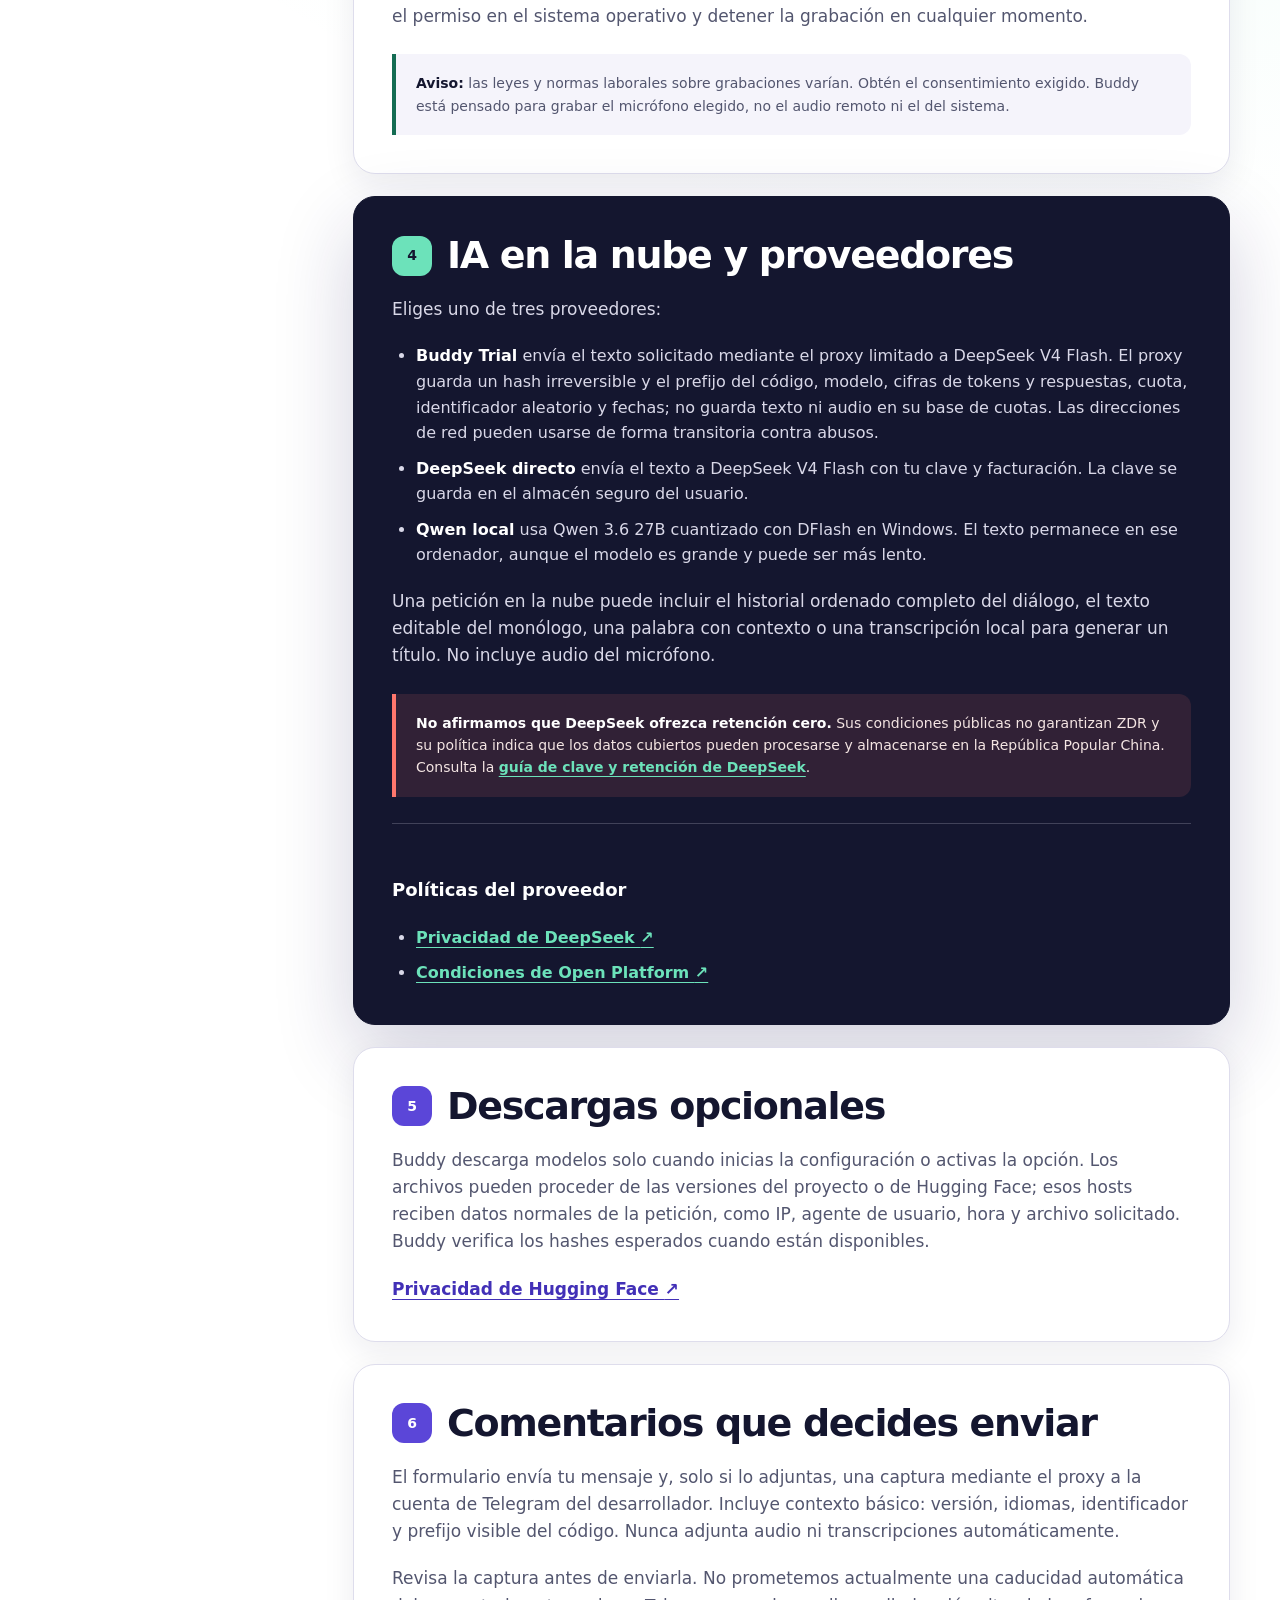
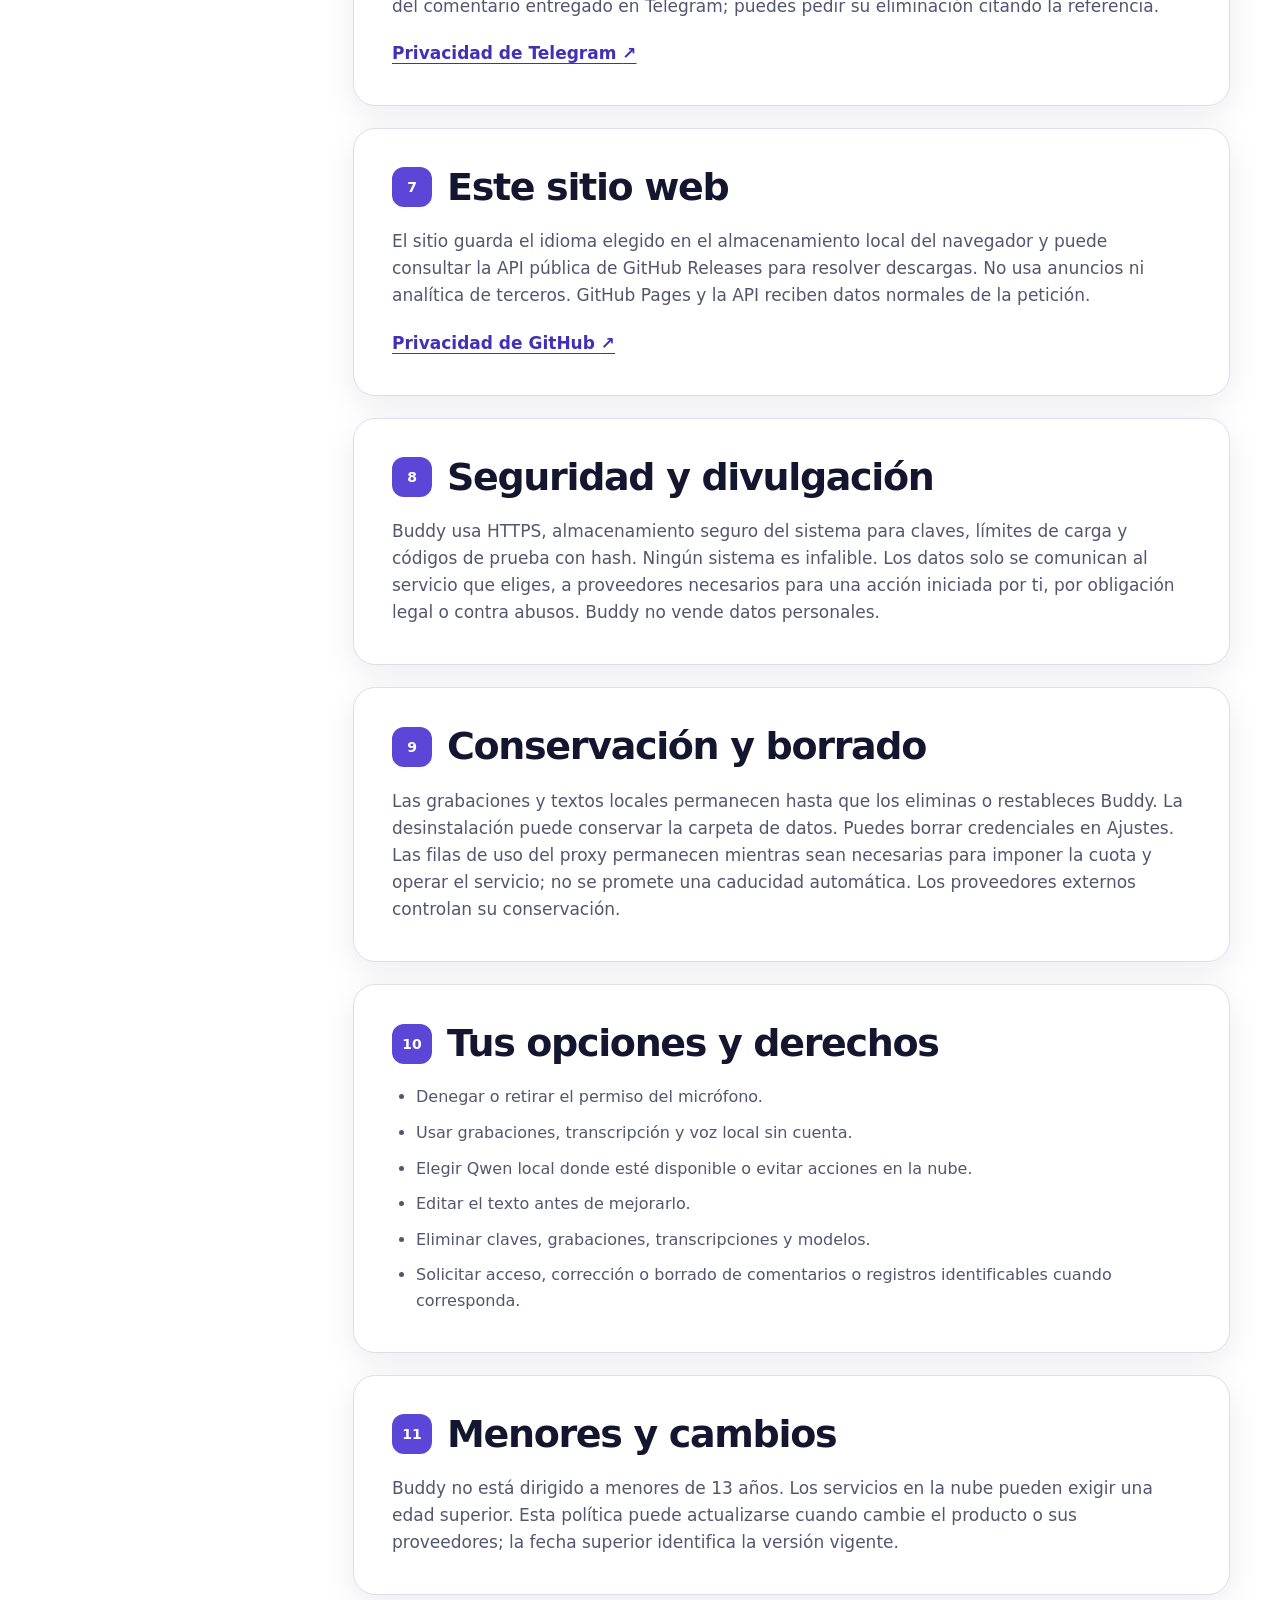
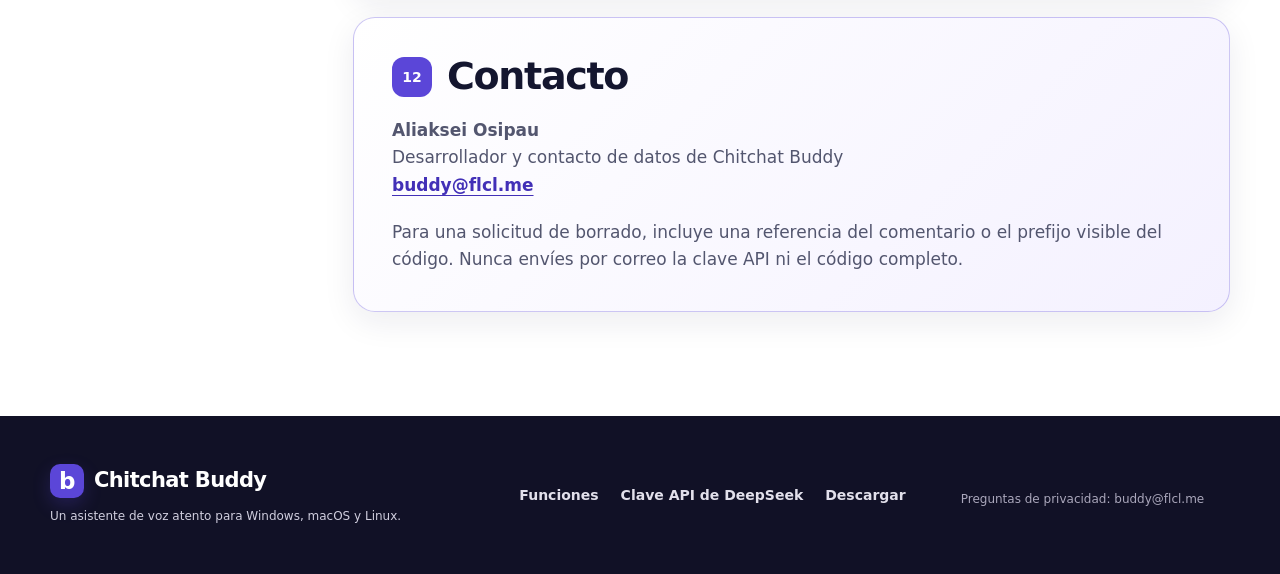
<file: site/es/privacy/index.html>
<!DOCTYPE html>
<html lang="es">
<head>
  <meta charset="utf-8"><meta name="viewport" content="width=device-width, initial-scale=1">
  <title>Política de privacidad · Chitchat Buddy</title>
  <meta name="description" content="Cómo Chitchat Buddy trata el audio del micrófono, las grabaciones locales, el texto enviado a IA, las claves API y los comentarios.">
  <meta name="robots" content="index, follow, max-image-preview:large"><meta name="theme-color" content="#5b46d8"><meta name="color-scheme" content="light">
  <link rel="canonical" href="__SITE_BASE_URL__/es/privacy/">
  <link rel="alternate" hreflang="en" href="__SITE_BASE_URL__/privacy/"><link rel="alternate" hreflang="es" href="__SITE_BASE_URL__/es/privacy/"><link rel="alternate" hreflang="de" href="__SITE_BASE_URL__/de/privacy/"><link rel="alternate" hreflang="be" href="__SITE_BASE_URL__/be/privacy/"><link rel="alternate" hreflang="ru" href="__SITE_BASE_URL__/ru/privacy/"><link rel="alternate" hreflang="x-default" href="__SITE_BASE_URL__/privacy/">
  <meta property="og:type" content="article"><meta property="og:site_name" content="Chitchat Buddy"><meta property="og:title" content="Política de privacidad de Chitchat Buddy"><meta property="og:description" content="Qué permanece local, qué llega al servicio en la nube elegido y qué controles tienes."><meta property="og:url" content="__SITE_BASE_URL__/es/privacy/"><meta property="og:image" content="__SITE_BASE_URL__/og.png"><meta property="og:image:width" content="1200"><meta property="og:image:height" content="630"><meta property="og:image:alt" content="Asistente de voz Chitchat Buddy"><meta name="twitter:card" content="summary_large_image">
  <link rel="icon" type="image/png" sizes="32x32" href="../../favicon-32.png"><link rel="apple-touch-icon" sizes="180x180" href="../../apple-touch-icon.png"><link rel="manifest" href="../../site.webmanifest"><link rel="stylesheet" href="../../styles.css">
  <script type="application/ld+json">{"@context":"https://schema.org","@type":"WebPage","name":"Política de privacidad de Chitchat Buddy","url":"__SITE_BASE_URL__/es/privacy/","datePublished":"2026-08-12","dateModified":"2026-08-12","publisher":{"@type":"Person","name":"Aliaksei Osipau","email":"buddy@flcl.me"}}</script>
</head>
<body class="guide-page policy-page" data-locale="es" data-root="../.." data-route="privacy/">
  <a class="skip-link" href="#main">Saltar al contenido principal</a>
  <header class="site-header document-header"><div class="nav-shell">
    <a class="brand" href="../" aria-label="Inicio de Chitchat Buddy"><span class="brand-mark" aria-hidden="true">b</span><span>Chitchat Buddy</span></a>
    <div class="nav-actions"><label class="language-label" for="language-select">Idioma</label><select id="language-select" class="language-select" aria-label="Elegir idioma"><option value="en">English</option><option value="es" selected>Español</option><option value="de">Deutsch</option><option value="be">Беларуская</option><option value="ru">Русский</option></select></div>
  </div></header>

  <main id="main">
    <section class="guide-hero section-shell"><div>
      <p class="eyebrow"><span class="status-dot" aria-hidden="true"></span> Política de privacidad</p><h1>Tu voz sigue siendo tuya. <span>Así la tratamos.</span></h1>
      <p class="guide-lede">Chitchat Buddy está diseñado para conservar el procesamiento de audio y las grabaciones en tu dispositivo. Esta política explica los casos limitados en los que salen texto o comentarios.</p>
      <div class="guide-actions"><a class="button button-primary" href="mailto:buddy@flcl.me">Contacto de privacidad</a><a class="button button-secondary" href="../">Volver a Buddy</a></div>
      <p class="guide-reviewed">Vigente desde el 12 de agosto de 2026 · Responsable y desarrollador: Aliaksei Osipau · <a href="mailto:buddy@flcl.me">buddy@flcl.me</a></p>
    </div><aside class="guide-summary" aria-labelledby="summary-title"><h2 id="summary-title">En resumen</h2><ul><li>El audio y las grabaciones permanecen en tu dispositivo.</li><li>La IA en la nube recibe texto, no audio del micrófono.</li><li>Qwen local mantiene las tareas lingüísticas en tu PC con Windows.</li><li>Solo se envían comentarios cuando pulsas Enviar.</li></ul></aside></section>

    <div class="guide-layout section-shell">
      <nav class="guide-toc" aria-label="En esta página"><strong>En esta página</strong><a href="#scope">1. Ámbito</a><a href="#local-data">2. Datos locales</a><a href="#microphone">3. Micrófono</a><a href="#cloud-ai">4. IA en la nube</a><a href="#downloads">5. Descargas</a><a href="#feedback">6. Comentarios</a><a href="#website">7. Sitio web</a><a href="#security">8. Seguridad</a><a href="#retention">9. Conservación</a><a href="#choices">10. Tus opciones</a><a href="#children">11. Menores</a><a href="#contact">12. Contacto</a></nav>
      <article class="guide-article">
        <section class="guide-section" id="scope"><div class="guide-step-heading"><span class="guide-step-number">1</span><h2>Ámbito y responsable</h2></div><p>Esta política se aplica a la aplicación de escritorio Chitchat Buddy, al proxy de acceso limitado de Buddy y a este sitio web. El desarrollador responsable es <strong>Aliaksei Osipau</strong>. Los servicios externos tienen sus propias políticas.</p><div class="guide-note">Esta traducción facilita la lectura. En caso de diferencia de interpretación, la versión inglesa es la versión de referencia.</div></section>

        <section class="guide-section" id="local-data"><div class="guide-step-heading"><span class="guide-step-number">2</span><h2>Información procesada localmente</h2></div><p>Buddy guarda grabaciones, audio sin pausas, transcripciones editables, historial de diálogos, títulos, análisis de pronunciación, formas de onda, preferencias y modelos descargados en el perfil de usuario del sistema operativo. En Windows, los datos están bajo <code>%LOCALAPPDATA%\Buddy</code>.</p><p>La captura, la detección de voz, Whisper, el análisis de pronunciación, la eliminación de silencios, las formas de onda y la voz Kokoro se ejecutan localmente. Buddy no sube el audio del micrófono para diálogos, mejoras, definiciones ni títulos.</p></section>

        <section class="guide-section" id="microphone"><div class="guide-step-heading"><span class="guide-step-number">3</span><h2>Acceso al micrófono</h2></div><p>Buddy accede al micrófono solo para una función que inicias, como una grabación, un diálogo, un monólogo o una prueba. Muestra un indicador durante la captura. Puedes retirar el permiso en el sistema operativo y detener la grabación en cualquier momento.</p><div class="guide-note"><strong>Aviso:</strong> las leyes y normas laborales sobre grabaciones varían. Obtén el consentimiento exigido. Buddy está pensado para grabar el micrófono elegido, no el audio remoto ni el del sistema.</div></section>

        <section class="guide-section guide-privacy" id="cloud-ai"><div class="guide-step-heading"><span class="guide-step-number">4</span><h2>IA en la nube y proveedores</h2></div><p>Eliges uno de tres proveedores:</p><ul><li><strong>Buddy Trial</strong> envía el texto solicitado mediante el proxy limitado a DeepSeek V4 Flash. El proxy guarda un hash irreversible y el prefijo del código, modelo, cifras de tokens y respuestas, cuota, identificador aleatorio y fechas; no guarda texto ni audio en su base de cuotas. Las direcciones de red pueden usarse de forma transitoria contra abusos.</li><li><strong>DeepSeek directo</strong> envía el texto a DeepSeek V4 Flash con tu clave y facturación. La clave se guarda en el almacén seguro del usuario.</li><li><strong>Qwen local</strong> usa Qwen 3.6 27B cuantizado con DFlash en Windows. El texto permanece en ese ordenador, aunque el modelo es grande y puede ser más lento.</li></ul><p>Una petición en la nube puede incluir el historial ordenado completo del diálogo, el texto editable del monólogo, una palabra con contexto o una transcripción local para generar un título. No incluye audio del micrófono.</p><div class="guide-note"><strong>No afirmamos que DeepSeek ofrezca retención cero.</strong> Sus condiciones públicas no garantizan ZDR y su política indica que los datos cubiertos pueden procesarse y almacenarse en la República Popular China. Consulta la <a href="../deepseek-api-key/">guía de clave y retención de DeepSeek</a>.</div><div class="guide-sources"><h3>Políticas del proveedor</h3><ul><li><a href="https://cdn.deepseek.com/policies/en-US/deepseek-privacy-policy.html" target="_blank" rel="noopener noreferrer">Privacidad de DeepSeek <span aria-hidden="true">↗</span></a></li><li><a href="https://cdn.deepseek.com/policies/en-US/deepseek-open-platform-terms-of-service.html" target="_blank" rel="noopener noreferrer">Condiciones de Open Platform <span aria-hidden="true">↗</span></a></li></ul></div></section>

        <section class="guide-section" id="downloads"><div class="guide-step-heading"><span class="guide-step-number">5</span><h2>Descargas opcionales</h2></div><p>Buddy descarga modelos solo cuando inicias la configuración o activas la opción. Los archivos pueden proceder de las versiones del proyecto o de Hugging Face; esos hosts reciben datos normales de la petición, como IP, agente de usuario, hora y archivo solicitado. Buddy verifica los hashes esperados cuando están disponibles.</p><p><a href="https://huggingface.co/privacy" target="_blank" rel="noopener noreferrer">Privacidad de Hugging Face <span aria-hidden="true">↗</span></a></p></section>

        <section class="guide-section" id="feedback"><div class="guide-step-heading"><span class="guide-step-number">6</span><h2>Comentarios que decides enviar</h2></div><p>El formulario envía tu mensaje y, solo si lo adjuntas, una captura mediante el proxy a la cuenta de Telegram del desarrollador. Incluye contexto básico: versión, idiomas, identificador y prefijo visible del código. Nunca adjunta audio ni transcripciones automáticamente.</p><p>Revisa la captura antes de enviarla. No prometemos actualmente una caducidad automática del comentario entregado en Telegram; puedes pedir su eliminación citando la referencia.</p><p><a href="https://telegram.org/privacy" target="_blank" rel="noopener noreferrer">Privacidad de Telegram <span aria-hidden="true">↗</span></a></p></section>

        <section class="guide-section" id="website"><div class="guide-step-heading"><span class="guide-step-number">7</span><h2>Este sitio web</h2></div><p>El sitio guarda el idioma elegido en el almacenamiento local del navegador y puede consultar la API pública de GitHub Releases para resolver descargas. No usa anuncios ni analítica de terceros. GitHub Pages y la API reciben datos normales de la petición.</p><p><a href="https://docs.github.com/en/site-policy/privacy-policies/github-general-privacy-statement" target="_blank" rel="noopener noreferrer">Privacidad de GitHub <span aria-hidden="true">↗</span></a></p></section>

        <section class="guide-section" id="security"><div class="guide-step-heading"><span class="guide-step-number">8</span><h2>Seguridad y divulgación</h2></div><p>Buddy usa HTTPS, almacenamiento seguro del sistema para claves, límites de carga y códigos de prueba con hash. Ningún sistema es infalible. Los datos solo se comunican al servicio que eliges, a proveedores necesarios para una acción iniciada por ti, por obligación legal o contra abusos. Buddy no vende datos personales.</p></section>

        <section class="guide-section" id="retention"><div class="guide-step-heading"><span class="guide-step-number">9</span><h2>Conservación y borrado</h2></div><p>Las grabaciones y textos locales permanecen hasta que los eliminas o restableces Buddy. La desinstalación puede conservar la carpeta de datos. Puedes borrar credenciales en Ajustes. Las filas de uso del proxy permanecen mientras sean necesarias para imponer la cuota y operar el servicio; no se promete una caducidad automática. Los proveedores externos controlan su conservación.</p></section>

        <section class="guide-section" id="choices"><div class="guide-step-heading"><span class="guide-step-number">10</span><h2>Tus opciones y derechos</h2></div><ul><li>Denegar o retirar el permiso del micrófono.</li><li>Usar grabaciones, transcripción y voz local sin cuenta.</li><li>Elegir Qwen local donde esté disponible o evitar acciones en la nube.</li><li>Editar el texto antes de mejorarlo.</li><li>Eliminar claves, grabaciones, transcripciones y modelos.</li><li>Solicitar acceso, corrección o borrado de comentarios o registros identificables cuando corresponda.</li></ul></section>

        <section class="guide-section" id="children"><div class="guide-step-heading"><span class="guide-step-number">11</span><h2>Menores y cambios</h2></div><p>Buddy no está dirigido a menores de 13 años. Los servicios en la nube pueden exigir una edad superior. Esta política puede actualizarse cuando cambie el producto o sus proveedores; la fecha superior identifica la versión vigente.</p></section>

        <section class="guide-section policy-contact" id="contact"><div class="guide-step-heading"><span class="guide-step-number">12</span><h2>Contacto</h2></div><p><strong>Aliaksei Osipau</strong><br>Desarrollador y contacto de datos de Chitchat Buddy<br><a href="mailto:buddy@flcl.me">buddy@flcl.me</a></p><p>Para una solicitud de borrado, incluye una referencia del comentario o el prefijo visible del código. Nunca envíes por correo la clave API ni el código completo.</p></section>
      </article>
    </div>
  </main>
  <footer class="site-footer"><div class="section-shell footer-grid"><div><a class="brand footer-brand" href="../"><span class="brand-mark" aria-hidden="true">b</span><span>Chitchat Buddy</span></a><p>Un asistente de voz atento para Windows, macOS y Linux.</p></div><div class="footer-links"><a href="../#features">Funciones</a><a href="../deepseek-api-key/">Clave API de DeepSeek</a><a href="../#download">Descargar</a></div><p class="footer-note">Preguntas de privacidad: buddy@flcl.me</p></div></footer>
  <script src="../../config.js"></script><script src="../../app.js"></script>
</body>
</html>
</file>
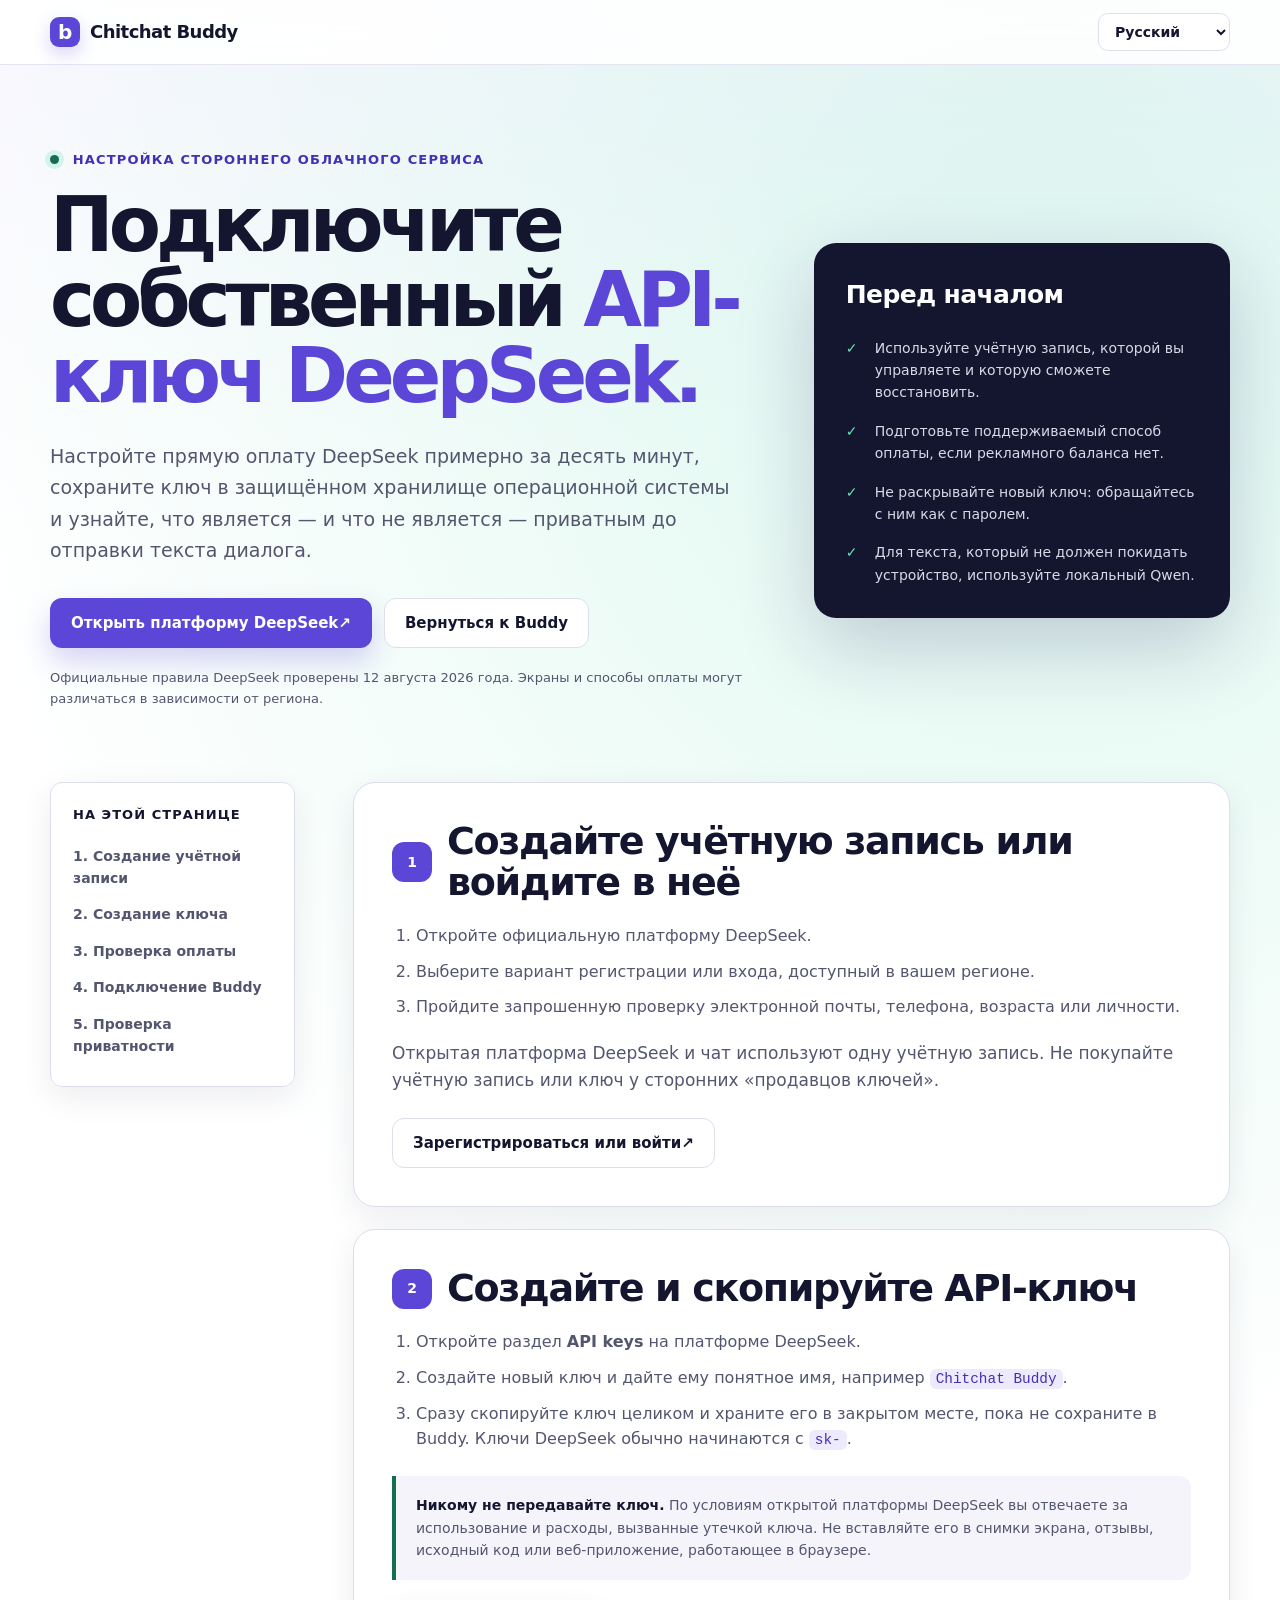
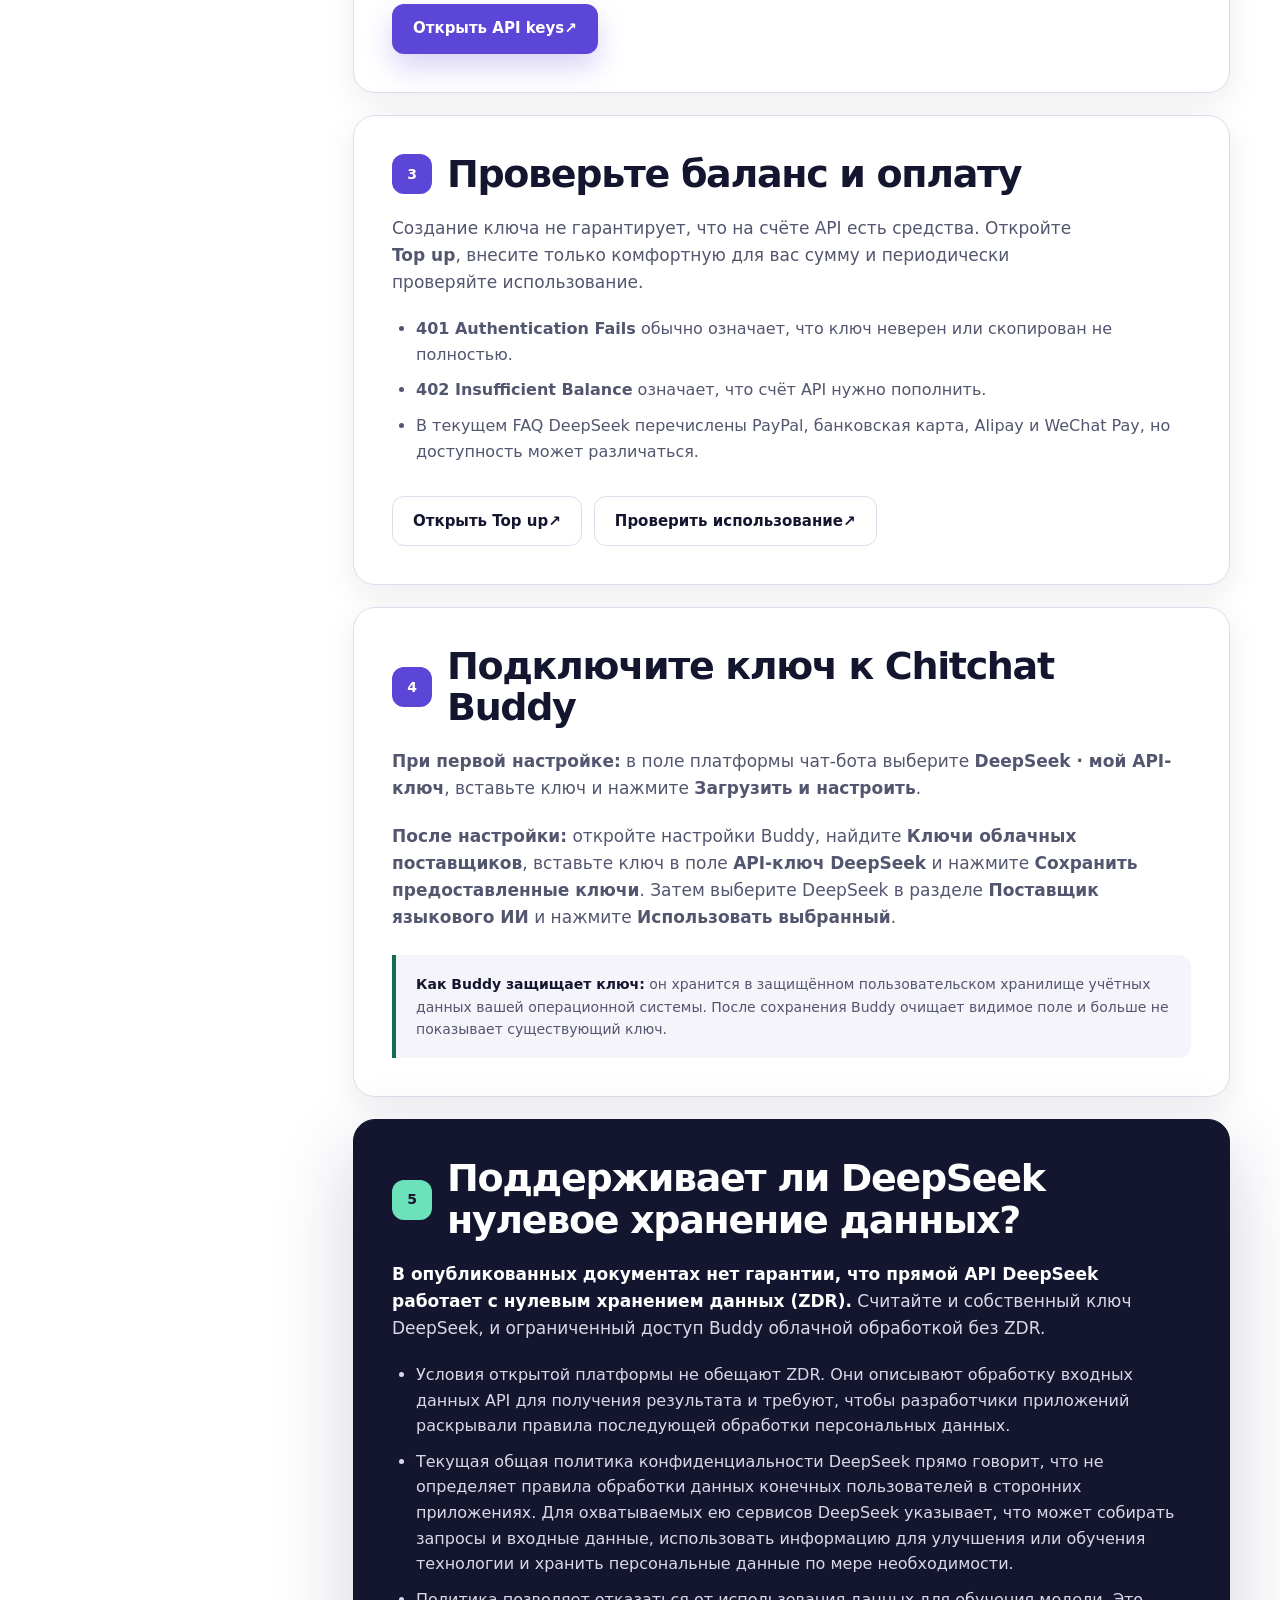
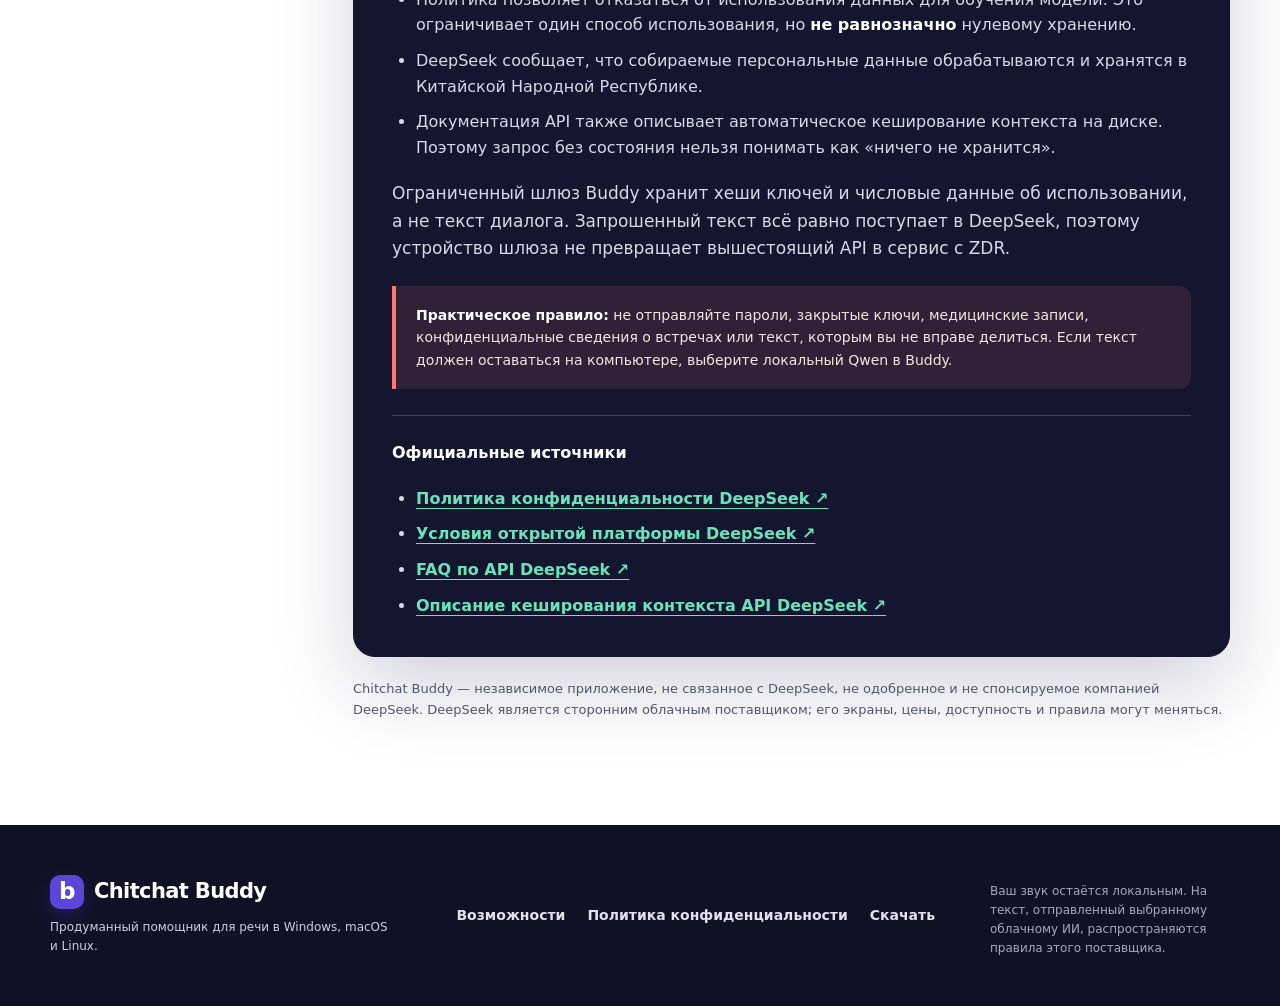
<file: site/ru/deepseek-api-key/index.html>
<!DOCTYPE html>
<html lang="ru">
<head>
  <meta charset="utf-8">
  <meta name="viewport" content="width=device-width, initial-scale=1">
  <title>Как получить API-ключ DeepSeek для Chitchat Buddy</title>
  <meta name="description" content="Создайте учётную запись DeepSeek, выпустите API-ключ, пополните баланс, безопасно подключите ключ к Chitchat Buddy и разберитесь в хранении данных DeepSeek.">
  <meta name="robots" content="index, follow, max-image-preview:large">
  <meta name="theme-color" content="#5b46d8">
  <meta name="color-scheme" content="light">
  <link rel="canonical" href="__SITE_BASE_URL__/ru/deepseek-api-key/">
  <link rel="alternate" hreflang="en" href="__SITE_BASE_URL__/deepseek-api-key/">
  <link rel="alternate" hreflang="es" href="__SITE_BASE_URL__/es/deepseek-api-key/">
  <link rel="alternate" hreflang="de" href="__SITE_BASE_URL__/de/deepseek-api-key/">
  <link rel="alternate" hreflang="be" href="__SITE_BASE_URL__/be/deepseek-api-key/">
  <link rel="alternate" hreflang="ru" href="__SITE_BASE_URL__/ru/deepseek-api-key/">
  <link rel="alternate" hreflang="x-default" href="__SITE_BASE_URL__/deepseek-api-key/">
  <meta property="og:type" content="article">
  <meta property="og:site_name" content="Chitchat Buddy">
  <meta property="og:locale" content="ru_RU">
  <meta property="og:title" content="Получение API-ключа DeepSeek для Chitchat Buddy">
  <meta property="og:description" content="Пять понятных шагов: регистрация, создание ключа, оплата, настройка Buddy и проверка условий хранения данных.">
  <meta property="og:url" content="__SITE_BASE_URL__/ru/deepseek-api-key/">
  <meta property="og:image" content="__SITE_BASE_URL__/og.png">
  <meta property="og:image:width" content="1200">
  <meta property="og:image:height" content="630">
  <meta property="og:image:alt" content="Помощник для речи Chitchat Buddy">
  <meta name="twitter:card" content="summary_large_image">
  <meta name="twitter:title" content="Получение API-ключа DeepSeek для Chitchat Buddy">
  <meta name="twitter:description" content="Регистрация, создание ключа, оплата, безопасная настройка и понятное объяснение хранения данных.">
  <meta name="twitter:image" content="__SITE_BASE_URL__/og.png">
  <link rel="icon" type="image/png" sizes="32x32" href="../../favicon-32.png">
  <link rel="apple-touch-icon" sizes="180x180" href="../../apple-touch-icon.png">
  <link rel="manifest" href="../../site.webmanifest">
  <link rel="stylesheet" href="../../styles.css">
  <script type="application/ld+json">
  {
    "@context": "https://schema.org",
    "@type": "HowTo",
    "name": "Как получить API-ключ DeepSeek для Chitchat Buddy",
    "description": "Зарегистрируйтесь на открытой платформе DeepSeek, создайте API-ключ, при необходимости пополните баланс и подключите ключ к Chitchat Buddy.",
    "inLanguage": "ru",
    "totalTime": "PT10M",
    "step": [
      {"@type": "HowToStep", "position": 1, "name": "Создайте учётную запись DeepSeek", "url": "__SITE_BASE_URL__/ru/deepseek-api-key/#account"},
      {"@type": "HowToStep", "position": 2, "name": "Создайте и скопируйте API-ключ", "url": "__SITE_BASE_URL__/ru/deepseek-api-key/#key"},
      {"@type": "HowToStep", "position": 3, "name": "При необходимости пополните баланс API", "url": "__SITE_BASE_URL__/ru/deepseek-api-key/#billing"},
      {"@type": "HowToStep", "position": 4, "name": "Подключите ключ к Buddy", "url": "__SITE_BASE_URL__/ru/deepseek-api-key/#buddy"},
      {"@type": "HowToStep", "position": 5, "name": "Выберите подходящий режим приватности", "url": "__SITE_BASE_URL__/ru/deepseek-api-key/#privacy"}
    ]
  }
  </script>
</head>
<body class="guide-page" data-locale="ru" data-root="../.." data-route="deepseek-api-key/">
  <a class="skip-link" href="#main">Перейти к основному содержанию</a>
  <header class="site-header document-header">
    <div class="nav-shell">
      <a class="brand" href="../../" aria-label="Главная страница Chitchat Buddy"><span class="brand-mark" aria-hidden="true">b</span><span>Chitchat Buddy</span></a>
      <div class="nav-actions"><label class="language-label" for="language-select">Язык</label><select id="language-select" class="language-select" aria-label="Выбрать язык"><option value="en">English</option><option value="es">Español</option><option value="de">Deutsch</option><option value="be">Беларуская</option><option value="ru" selected>Русский</option></select></div>
    </div>
  </header>

  <main id="main">
    <section class="guide-hero section-shell">
      <div>
        <p class="eyebrow"><span class="status-dot" aria-hidden="true"></span> Настройка стороннего облачного сервиса</p>
        <h1>Подключите собственный <span>API-ключ DeepSeek.</span></h1>
        <p class="guide-lede">Настройте прямую оплату DeepSeek примерно за десять минут, сохраните ключ в защищённом хранилище операционной системы и узнайте, что является — и что не является — приватным до отправки текста диалога.</p>
        <div class="guide-actions"><a class="button button-primary" href="https://platform.deepseek.com/" target="_blank" rel="noopener noreferrer">Открыть платформу DeepSeek <span aria-hidden="true">↗</span></a><a class="button button-secondary" href="../../">Вернуться к Buddy</a></div>
        <p class="guide-reviewed">Официальные правила DeepSeek проверены 12 августа 2026 года. Экраны и способы оплаты могут различаться в зависимости от региона.</p>
      </div>
      <aside class="guide-summary" aria-labelledby="before-title"><h2 id="before-title">Перед началом</h2><ul><li>Используйте учётную запись, которой вы управляете и которую сможете восстановить.</li><li>Подготовьте поддерживаемый способ оплаты, если рекламного баланса нет.</li><li>Не раскрывайте новый ключ: обращайтесь с ним как с паролем.</li><li>Для текста, который не должен покидать устройство, используйте локальный Qwen.</li></ul></aside>
    </section>

    <div class="guide-layout section-shell">
      <nav class="guide-toc" aria-label="На этой странице"><strong>На этой странице</strong><a href="#account">1. Создание учётной записи</a><a href="#key">2. Создание ключа</a><a href="#billing">3. Проверка оплаты</a><a href="#buddy">4. Подключение Buddy</a><a href="#privacy">5. Проверка приватности</a></nav>
      <article class="guide-article">
        <section class="guide-section" id="account">
          <div class="guide-step-heading"><span class="guide-step-number">1</span><h2>Создайте учётную запись или войдите в неё</h2></div>
          <ol><li>Откройте официальную платформу DeepSeek.</li><li>Выберите вариант регистрации или входа, доступный в вашем регионе.</li><li>Пройдите запрошенную проверку электронной почты, телефона, возраста или личности.</li></ol>
          <p>Открытая платформа DeepSeek и чат используют одну учётную запись. Не покупайте учётную запись или ключ у сторонних «продавцов ключей».</p>
          <div class="guide-inline-action"><a class="button button-secondary" href="https://platform.deepseek.com/" target="_blank" rel="noopener noreferrer">Зарегистрироваться или войти <span aria-hidden="true">↗</span></a></div>
        </section>

        <section class="guide-section" id="key">
          <div class="guide-step-heading"><span class="guide-step-number">2</span><h2>Создайте и скопируйте API-ключ</h2></div>
          <ol><li>Откройте раздел <strong>API keys</strong> на платформе DeepSeek.</li><li>Создайте новый ключ и дайте ему понятное имя, например <code>Chitchat Buddy</code>.</li><li>Сразу скопируйте ключ целиком и храните его в закрытом месте, пока не сохраните в Buddy. Ключи DeepSeek обычно начинаются с <code>sk-</code>.</li></ol>
          <div class="guide-note"><strong>Никому не передавайте ключ.</strong> По условиям открытой платформы DeepSeek вы отвечаете за использование и расходы, вызванные утечкой ключа. Не вставляйте его в снимки экрана, отзывы, исходный код или веб-приложение, работающее в браузере.</div>
          <div class="guide-inline-action"><a class="button button-primary" href="https://platform.deepseek.com/api_keys" target="_blank" rel="noopener noreferrer">Открыть API keys <span aria-hidden="true">↗</span></a></div>
        </section>

        <section class="guide-section" id="billing">
          <div class="guide-step-heading"><span class="guide-step-number">3</span><h2>Проверьте баланс и оплату</h2></div>
          <p>Создание ключа не гарантирует, что на счёте API есть средства. Откройте <strong>Top up</strong>, внесите только комфортную для вас сумму и периодически проверяйте использование.</p>
          <ul><li><strong>401 Authentication Fails</strong> обычно означает, что ключ неверен или скопирован не полностью.</li><li><strong>402 Insufficient Balance</strong> означает, что счёт API нужно пополнить.</li><li>В текущем FAQ DeepSeek перечислены PayPal, банковская карта, Alipay и WeChat Pay, но доступность может различаться.</li></ul>
          <div class="guide-actions"><a class="button button-secondary" href="https://platform.deepseek.com/top_up" target="_blank" rel="noopener noreferrer">Открыть Top up <span aria-hidden="true">↗</span></a><a class="button button-secondary" href="https://platform.deepseek.com/usage" target="_blank" rel="noopener noreferrer">Проверить использование <span aria-hidden="true">↗</span></a></div>
        </section>

        <section class="guide-section" id="buddy">
          <div class="guide-step-heading"><span class="guide-step-number">4</span><h2>Подключите ключ к Chitchat Buddy</h2></div>
          <p><strong>При первой настройке:</strong> в поле платформы чат-бота выберите <strong>DeepSeek · мой API-ключ</strong>, вставьте ключ и нажмите <strong>Загрузить и настроить</strong>.</p>
          <p><strong>После настройки:</strong> откройте настройки Buddy, найдите <strong>Ключи облачных поставщиков</strong>, вставьте ключ в поле <strong>API-ключ DeepSeek</strong> и нажмите <strong>Сохранить предоставленные ключи</strong>. Затем выберите DeepSeek в разделе <strong>Поставщик языкового ИИ</strong> и нажмите <strong>Использовать выбранный</strong>.</p>
          <div class="guide-note"><strong>Как Buddy защищает ключ:</strong> он хранится в защищённом пользовательском хранилище учётных данных вашей операционной системы. После сохранения Buddy очищает видимое поле и больше не показывает существующий ключ.</div>
        </section>

        <section class="guide-section guide-privacy" id="privacy">
          <div class="guide-step-heading"><span class="guide-step-number">5</span><h2>Поддерживает ли DeepSeek нулевое хранение данных?</h2></div>
          <p><strong>В опубликованных документах нет гарантии, что прямой API DeepSeek работает с нулевым хранением данных (ZDR).</strong> Считайте и собственный ключ DeepSeek, и ограниченный доступ Buddy облачной обработкой без ZDR.</p>
          <ul>
            <li>Условия открытой платформы не обещают ZDR. Они описывают обработку входных данных API для получения результата и требуют, чтобы разработчики приложений раскрывали правила последующей обработки персональных данных.</li>
            <li>Текущая общая политика конфиденциальности DeepSeek прямо говорит, что не определяет правила обработки данных конечных пользователей в сторонних приложениях. Для охватываемых ею сервисов DeepSeek указывает, что может собирать запросы и входные данные, использовать информацию для улучшения или обучения технологии и хранить персональные данные по мере необходимости.</li>
            <li>Политика позволяет отказаться от использования данных для обучения модели. Это ограничивает один способ использования, но <strong>не равнозначно</strong> нулевому хранению.</li>
            <li>DeepSeek сообщает, что собираемые персональные данные обрабатываются и хранятся в Китайской Народной Республике.</li>
            <li>Документация API также описывает автоматическое кеширование контекста на диске. Поэтому запрос без состояния нельзя понимать как «ничего не хранится».</li>
          </ul>
          <p>Ограниченный шлюз Buddy хранит хеши ключей и числовые данные об использовании, а не текст диалога. Запрошенный текст всё равно поступает в DeepSeek, поэтому устройство шлюза не превращает вышестоящий API в сервис с ZDR.</p>
          <div class="guide-note"><strong>Практическое правило:</strong> не отправляйте пароли, закрытые ключи, медицинские записи, конфиденциальные сведения о встречах или текст, которым вы не вправе делиться. Если текст должен оставаться на компьютере, выберите локальный Qwen в Buddy.</div>
          <div class="guide-sources"><h3>Официальные источники</h3><ul><li><a href="https://cdn.deepseek.com/policies/en-US/deepseek-privacy-policy.html" target="_blank" rel="noopener noreferrer">Политика конфиденциальности DeepSeek <span aria-hidden="true">↗</span></a></li><li><a href="https://cdn.deepseek.com/policies/en-US/deepseek-open-platform-terms-of-service.html" target="_blank" rel="noopener noreferrer">Условия открытой платформы DeepSeek <span aria-hidden="true">↗</span></a></li><li><a href="https://api-docs.deepseek.com/faq/" target="_blank" rel="noopener noreferrer">FAQ по API DeepSeek <span aria-hidden="true">↗</span></a></li><li><a href="https://api-docs.deepseek.com/news/news0802/" target="_blank" rel="noopener noreferrer">Описание кеширования контекста API DeepSeek <span aria-hidden="true">↗</span></a></li></ul></div>
        </section>

        <p class="guide-affiliation">Chitchat Buddy — независимое приложение, не связанное с DeepSeek, не одобренное и не спонсируемое компанией DeepSeek. DeepSeek является сторонним облачным поставщиком; его экраны, цены, доступность и правила могут меняться.</p>
      </article>
    </div>
  </main>

  <footer class="site-footer"><div class="section-shell footer-grid"><div><a class="brand footer-brand" href="../../"><span class="brand-mark" aria-hidden="true">b</span><span>Chitchat Buddy</span></a><p>Продуманный помощник для речи в Windows, macOS и Linux.</p></div><div class="footer-links"><a href="../#features">Возможности</a><a href="../privacy/">Политика конфиденциальности</a><a href="../#download">Скачать</a></div><p class="footer-note">Ваш звук остаётся локальным. На текст, отправленный выбранному облачному ИИ, распространяются правила этого поставщика.</p></div></footer>
  <script src="../../config.js"></script><script src="../../app.js"></script>
</body>
</html>
</file>
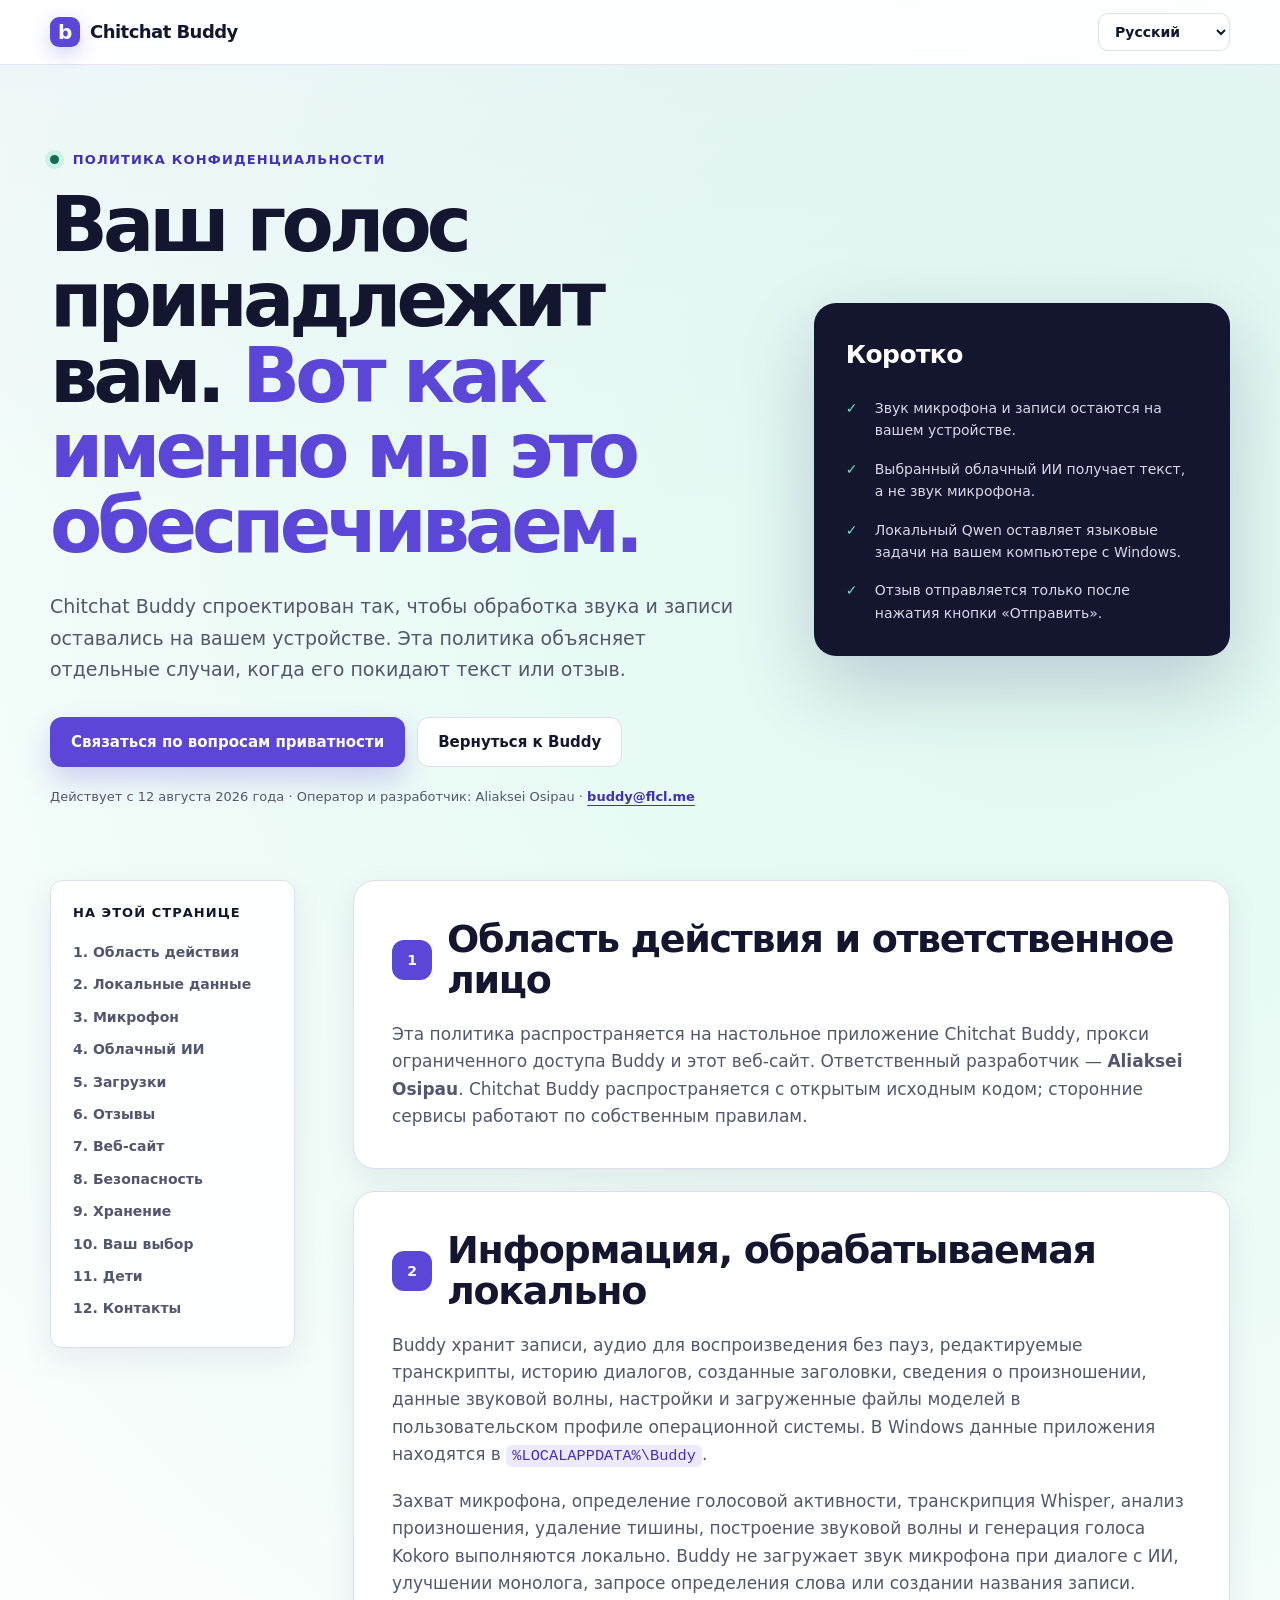
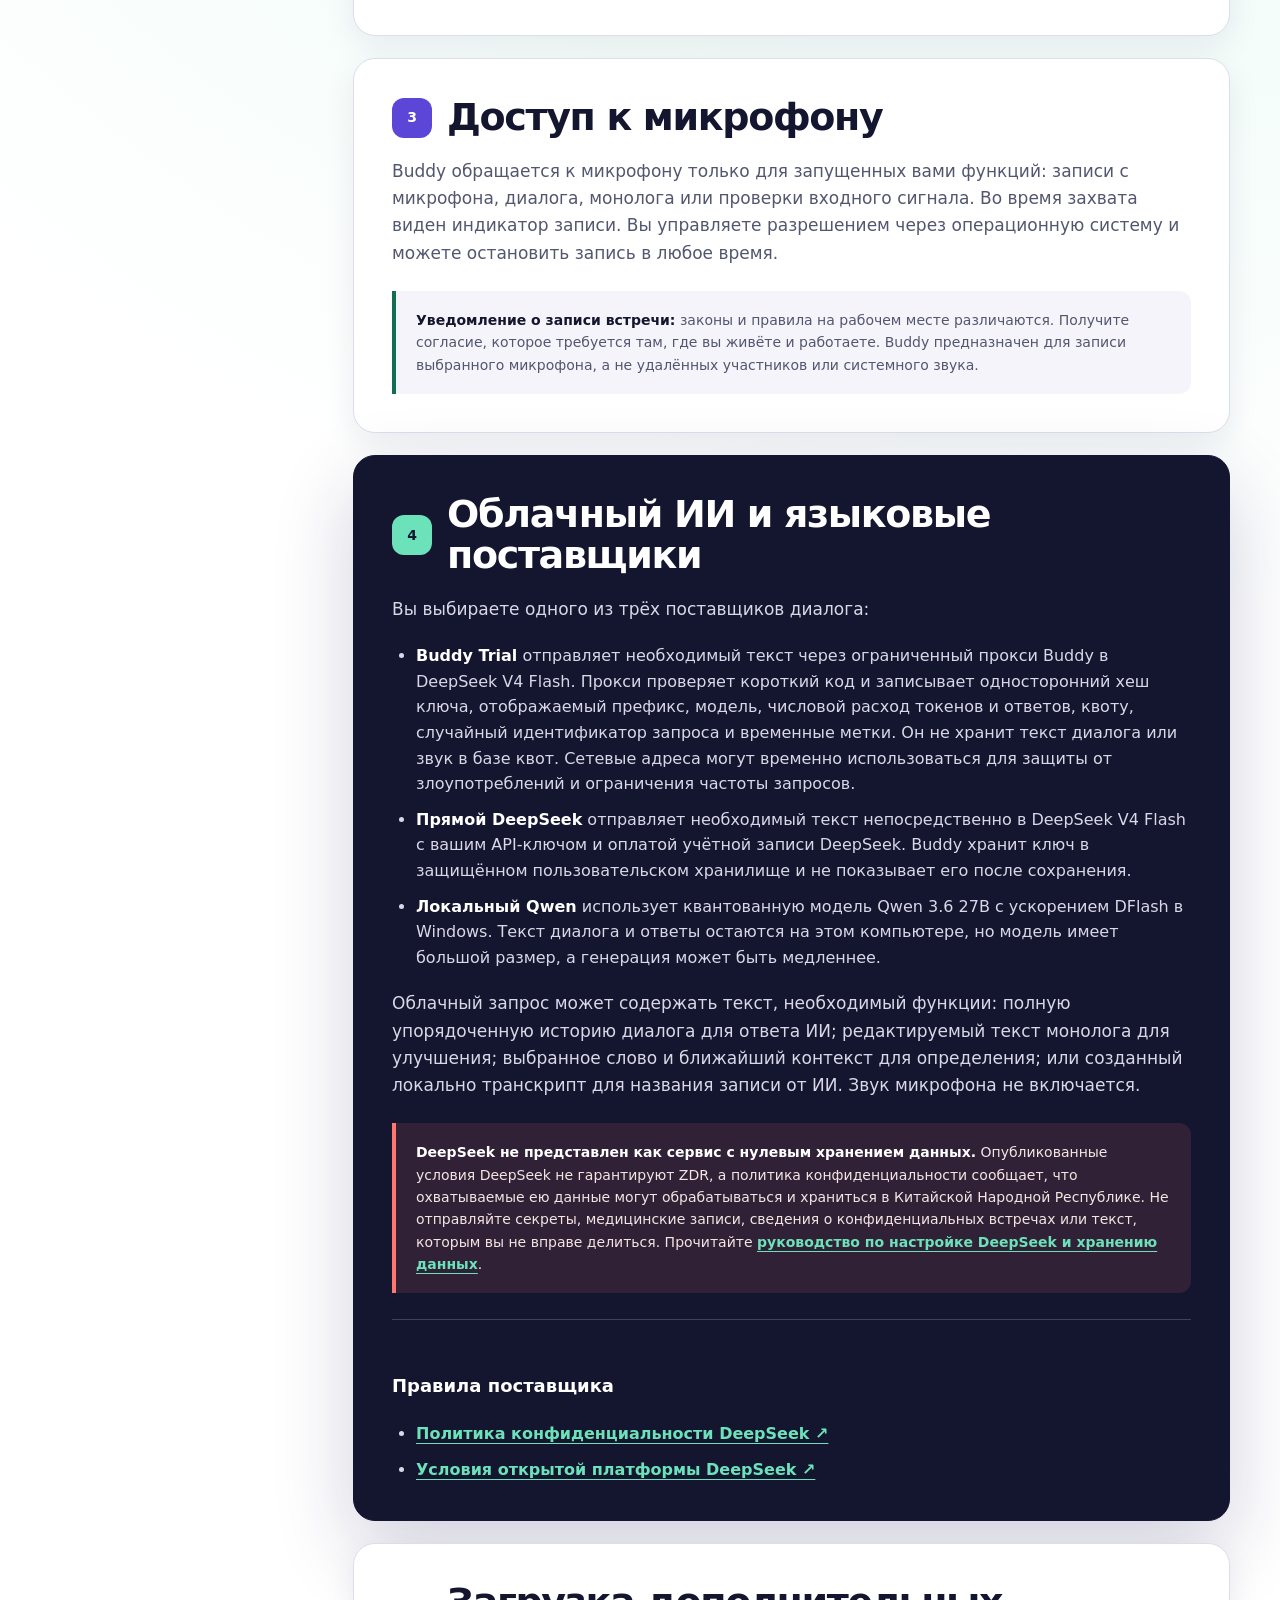
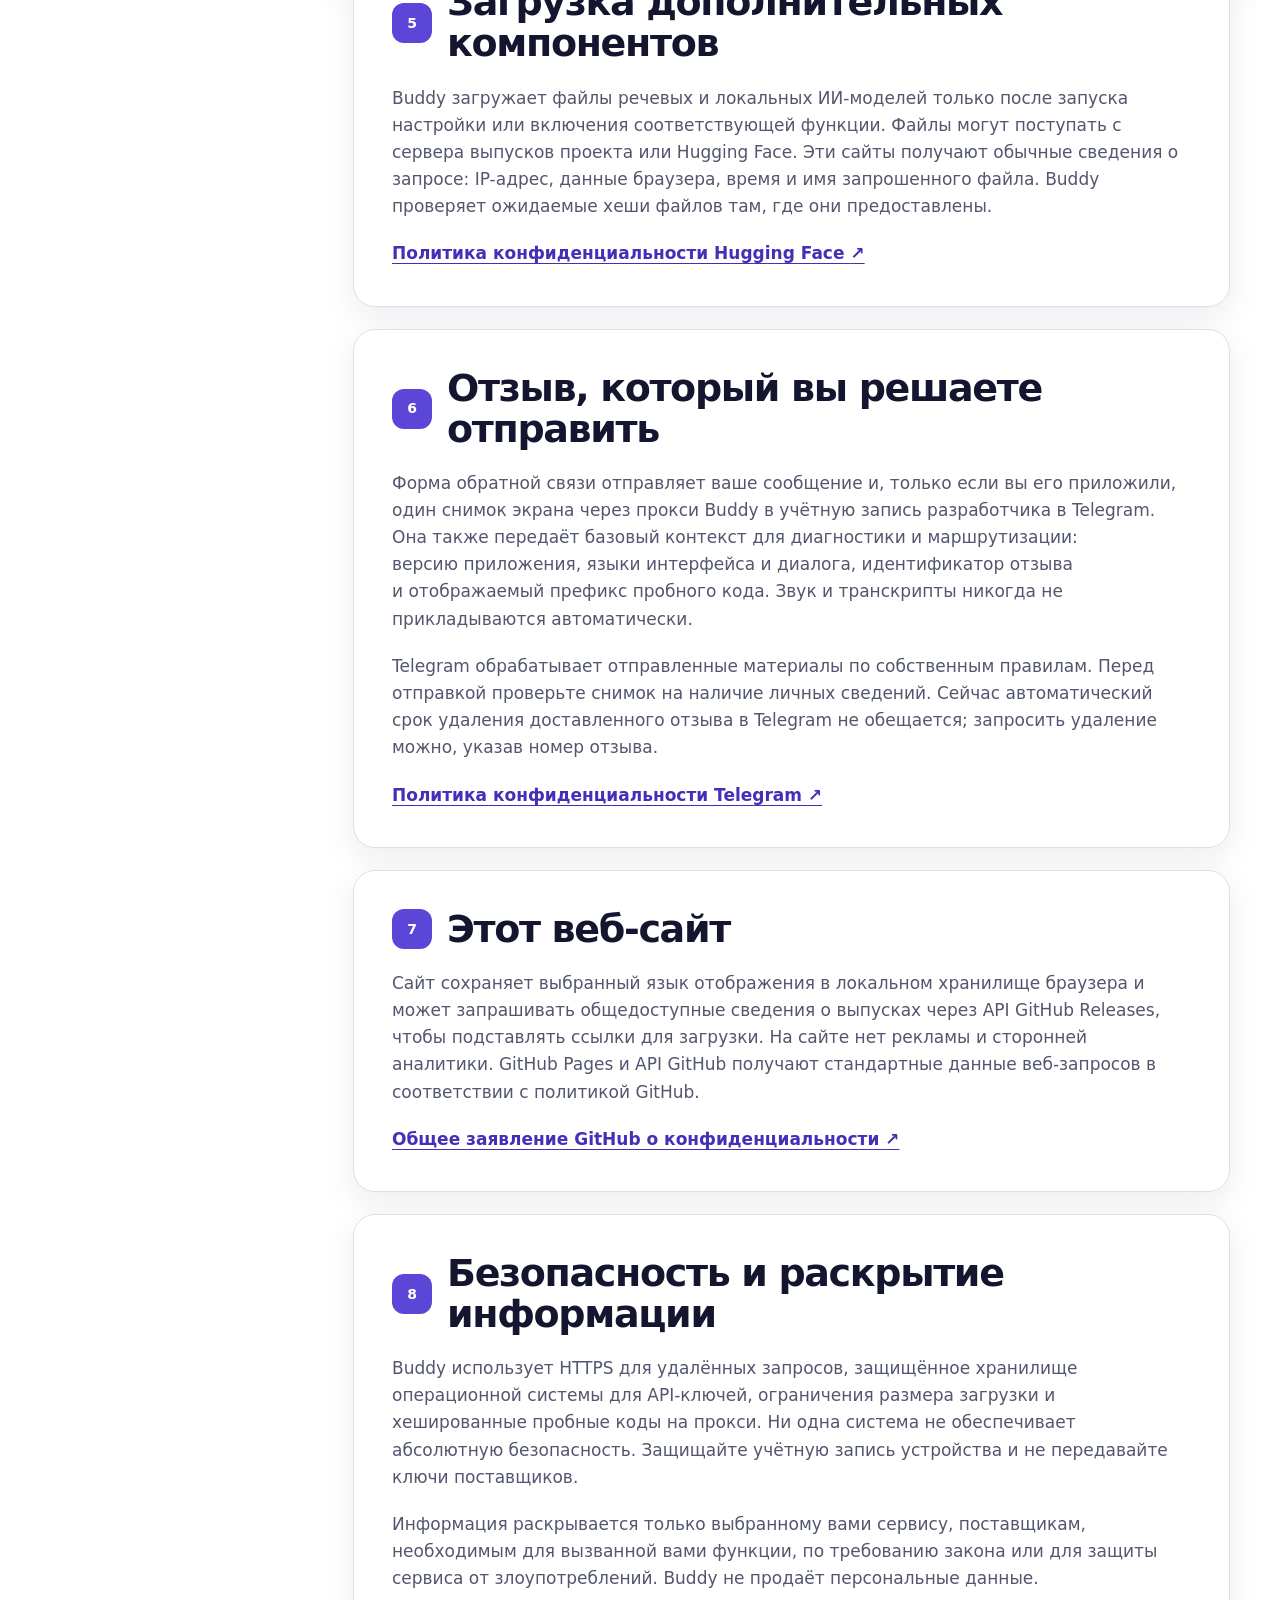
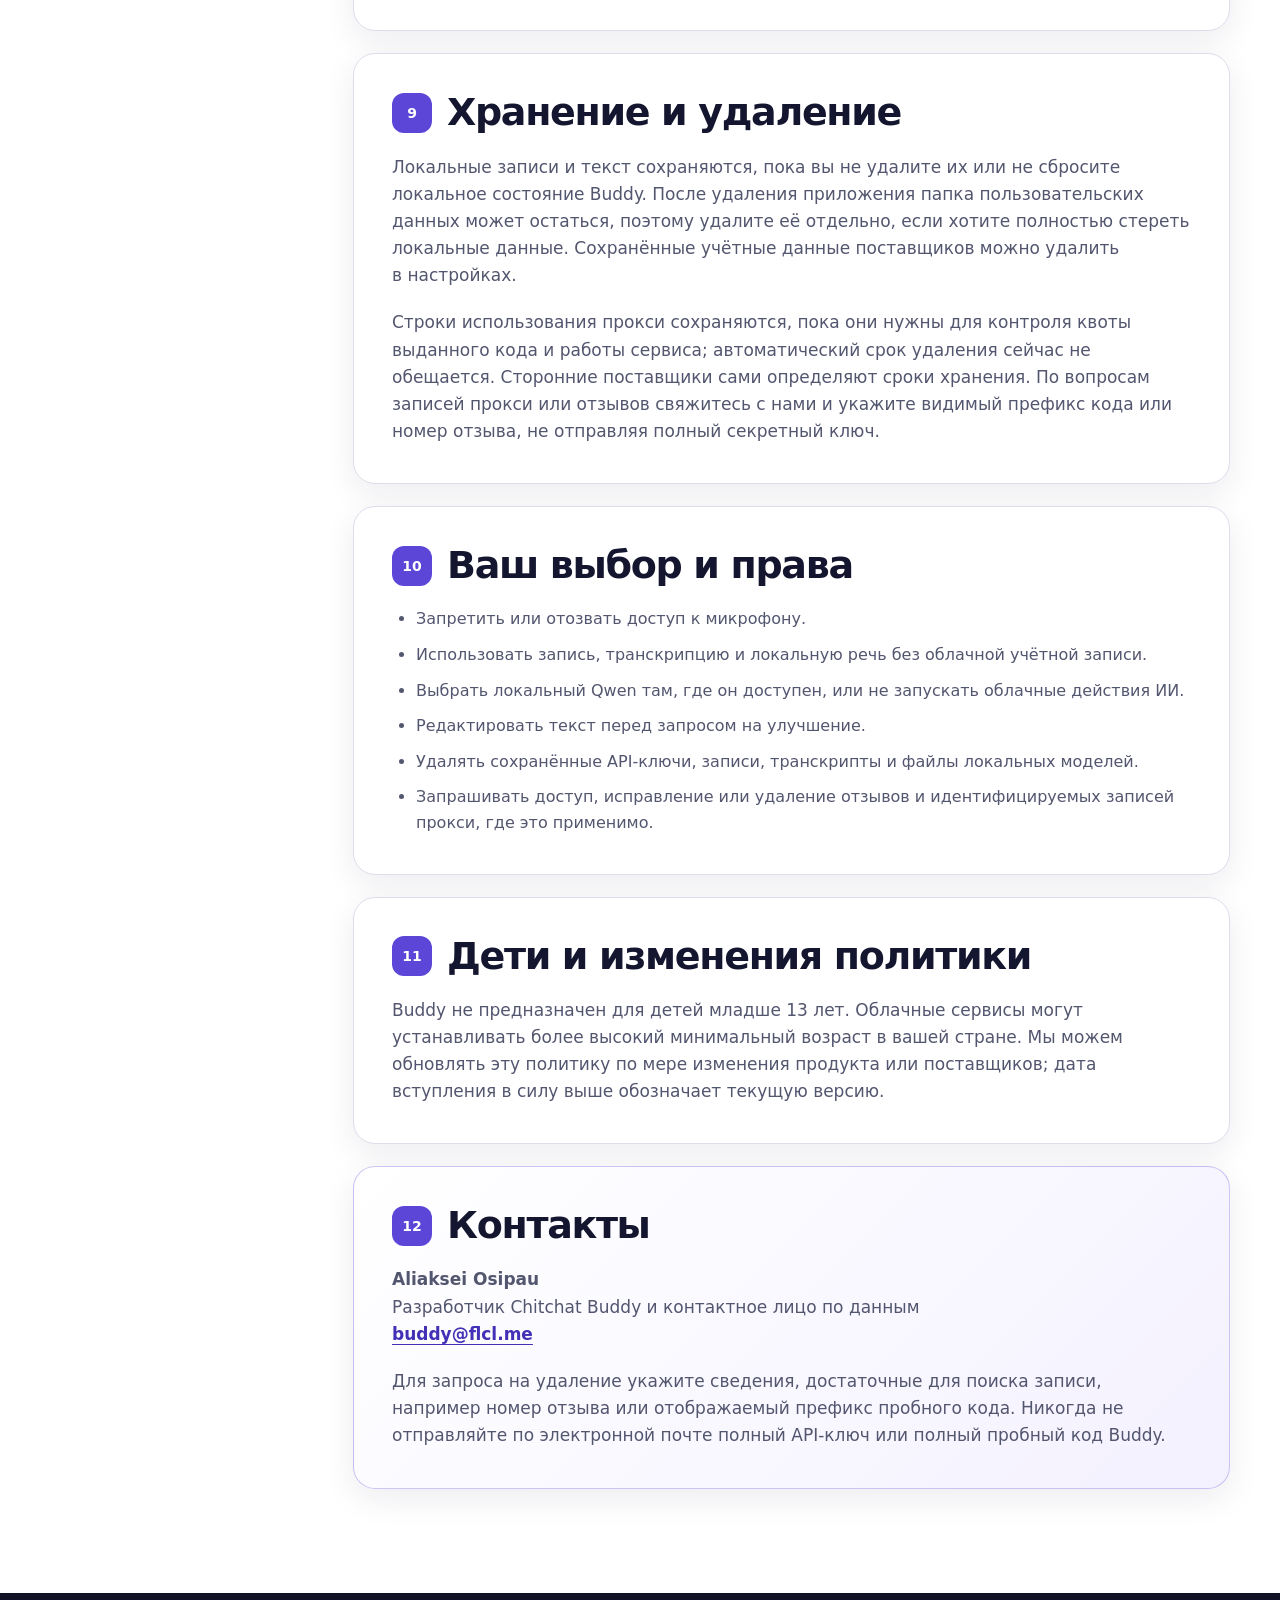
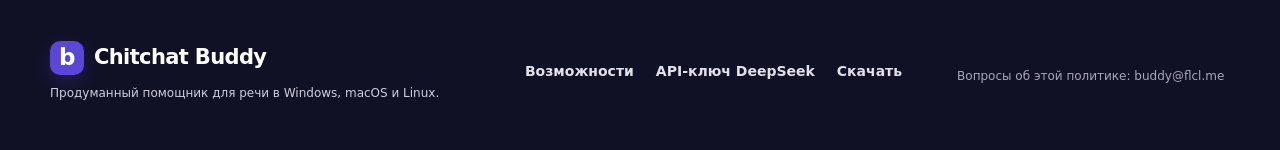
<file: site/ru/privacy/index.html>
<!DOCTYPE html>
<html lang="ru">
<head>
  <meta charset="utf-8">
  <meta name="viewport" content="width=device-width, initial-scale=1">
  <title>Политика конфиденциальности · Chitchat Buddy</title>
  <meta name="description" content="Как Chitchat Buddy обрабатывает звук микрофона, локальные записи, текст облачного ИИ, API-ключи, отзывы и данные сайта.">
  <meta name="robots" content="index, follow, max-image-preview:large">
  <meta name="theme-color" content="#5b46d8">
  <meta name="color-scheme" content="light">
  <link rel="canonical" href="__SITE_BASE_URL__/ru/privacy/">
  <link rel="alternate" hreflang="en" href="__SITE_BASE_URL__/privacy/">
  <link rel="alternate" hreflang="es" href="__SITE_BASE_URL__/es/privacy/">
  <link rel="alternate" hreflang="de" href="__SITE_BASE_URL__/de/privacy/">
  <link rel="alternate" hreflang="be" href="__SITE_BASE_URL__/be/privacy/">
  <link rel="alternate" hreflang="ru" href="__SITE_BASE_URL__/ru/privacy/">
  <link rel="alternate" hreflang="x-default" href="__SITE_BASE_URL__/privacy/">
  <meta property="og:type" content="article">
  <meta property="og:site_name" content="Chitchat Buddy">
  <meta property="og:locale" content="ru_RU">
  <meta property="og:title" content="Политика конфиденциальности Chitchat Buddy">
  <meta property="og:description" content="Понятное объяснение того, что остаётся локально, что поступает выбранному облачному сервису и какие возможности контроля есть у вас.">
  <meta property="og:url" content="__SITE_BASE_URL__/ru/privacy/">
  <meta property="og:image" content="__SITE_BASE_URL__/og.png">
  <meta property="og:image:width" content="1200">
  <meta property="og:image:height" content="630">
  <meta property="og:image:alt" content="Помощник для речи Chitchat Buddy">
  <meta name="twitter:card" content="summary_large_image">
  <link rel="icon" type="image/png" sizes="32x32" href="../../favicon-32.png">
  <link rel="apple-touch-icon" sizes="180x180" href="../../apple-touch-icon.png">
  <link rel="manifest" href="../../site.webmanifest">
  <link rel="stylesheet" href="../../styles.css">
  <script type="application/ld+json">
  {
    "@context": "https://schema.org",
    "@type": "WebPage",
    "name": "Политика конфиденциальности Chitchat Buddy",
    "url": "__SITE_BASE_URL__/ru/privacy/",
    "inLanguage": "ru",
    "datePublished": "2026-08-12",
    "dateModified": "2026-08-12",
    "publisher": {"@type": "Person", "name": "Aliaksei Osipau", "email": "buddy@flcl.me"}
  }
  </script>
</head>
<body class="guide-page policy-page" data-locale="ru" data-root="../.." data-route="privacy/">
  <a class="skip-link" href="#main">Перейти к основному содержанию</a>
  <header class="site-header document-header">
    <div class="nav-shell">
      <a class="brand" href="../../" aria-label="Главная страница Chitchat Buddy"><span class="brand-mark" aria-hidden="true">b</span><span>Chitchat Buddy</span></a>
      <div class="nav-actions"><label class="language-label" for="language-select">Язык</label><select id="language-select" class="language-select" aria-label="Выбрать язык"><option value="en">English</option><option value="es">Español</option><option value="de">Deutsch</option><option value="be">Беларуская</option><option value="ru" selected>Русский</option></select></div>
    </div>
  </header>

  <main id="main">
    <section class="guide-hero section-shell">
      <div>
        <p class="eyebrow"><span class="status-dot" aria-hidden="true"></span> Политика конфиденциальности</p>
        <h1>Ваш голос принадлежит вам. <span>Вот как именно мы это обеспечиваем.</span></h1>
        <p class="guide-lede">Chitchat Buddy спроектирован так, чтобы обработка звука и записи оставались на вашем устройстве. Эта политика объясняет отдельные случаи, когда его покидают текст или отзыв.</p>
        <div class="guide-actions"><a class="button button-primary" href="mailto:buddy@flcl.me">Связаться по вопросам приватности</a><a class="button button-secondary" href="../../">Вернуться к Buddy</a></div>
        <p class="guide-reviewed">Действует с 12 августа 2026 года · Оператор и разработчик: Aliaksei Osipau · <a href="mailto:buddy@flcl.me">buddy@flcl.me</a></p>
      </div>
      <aside class="guide-summary" aria-labelledby="summary-title"><h2 id="summary-title">Коротко</h2><ul><li>Звук микрофона и записи остаются на вашем устройстве.</li><li>Выбранный облачный ИИ получает текст, а не звук микрофона.</li><li>Локальный Qwen оставляет языковые задачи на вашем компьютере с Windows.</li><li>Отзыв отправляется только после нажатия кнопки «Отправить».</li></ul></aside>
    </section>

    <div class="guide-layout section-shell">
      <nav class="guide-toc" aria-label="На этой странице"><strong>На этой странице</strong><a href="#scope">1. Область действия</a><a href="#local-data">2. Локальные данные</a><a href="#microphone">3. Микрофон</a><a href="#cloud-ai">4. Облачный ИИ</a><a href="#downloads">5. Загрузки</a><a href="#feedback">6. Отзывы</a><a href="#website">7. Веб-сайт</a><a href="#security">8. Безопасность</a><a href="#retention">9. Хранение</a><a href="#choices">10. Ваш выбор</a><a href="#children">11. Дети</a><a href="#contact">12. Контакты</a></nav>

      <article class="guide-article">
        <section class="guide-section" id="scope">
          <div class="guide-step-heading"><span class="guide-step-number">1</span><h2>Область действия и ответственное лицо</h2></div>
          <p>Эта политика распространяется на настольное приложение Chitchat Buddy, прокси ограниченного доступа Buddy и этот веб-сайт. Ответственный разработчик — <strong>Aliaksei Osipau</strong>. Chitchat Buddy распространяется с открытым исходным кодом; сторонние сервисы работают по собственным правилам.</p>
        </section>

        <section class="guide-section" id="local-data">
          <div class="guide-step-heading"><span class="guide-step-number">2</span><h2>Информация, обрабатываемая локально</h2></div>
          <p>Buddy хранит записи, аудио для воспроизведения без пауз, редактируемые транскрипты, историю диалогов, созданные заголовки, сведения о произношении, данные звуковой волны, настройки и загруженные файлы моделей в пользовательском профиле операционной системы. В Windows данные приложения находятся в <code>%LOCALAPPDATA%\Buddy</code>.</p>
          <p>Захват микрофона, определение голосовой активности, транскрипция Whisper, анализ произношения, удаление тишины, построение звуковой волны и генерация голоса Kokoro выполняются локально. Buddy не загружает звук микрофона при диалоге с ИИ, улучшении монолога, запросе определения слова или создании названия записи.</p>
        </section>

        <section class="guide-section" id="microphone">
          <div class="guide-step-heading"><span class="guide-step-number">3</span><h2>Доступ к микрофону</h2></div>
          <p>Buddy обращается к микрофону только для запущенных вами функций: записи с микрофона, диалога, монолога или проверки входного сигнала. Во время захвата виден индикатор записи. Вы управляете разрешением через операционную систему и можете остановить запись в любое время.</p>
          <div class="guide-note"><strong>Уведомление о записи встречи:</strong> законы и правила на рабочем месте различаются. Получите согласие, которое требуется там, где вы живёте и работаете. Buddy предназначен для записи выбранного микрофона, а не удалённых участников или системного звука.</div>
        </section>

        <section class="guide-section guide-privacy" id="cloud-ai">
          <div class="guide-step-heading"><span class="guide-step-number">4</span><h2>Облачный ИИ и языковые поставщики</h2></div>
          <p>Вы выбираете одного из трёх поставщиков диалога:</p>
          <ul>
            <li><strong>Buddy Trial</strong> отправляет необходимый текст через ограниченный прокси Buddy в DeepSeek V4 Flash. Прокси проверяет короткий код и записывает односторонний хеш ключа, отображаемый префикс, модель, числовой расход токенов и ответов, квоту, случайный идентификатор запроса и временные метки. Он не хранит текст диалога или звук в базе квот. Сетевые адреса могут временно использоваться для защиты от злоупотреблений и ограничения частоты запросов.</li>
            <li><strong>Прямой DeepSeek</strong> отправляет необходимый текст непосредственно в DeepSeek V4 Flash с вашим API-ключом и оплатой учётной записи DeepSeek. Buddy хранит ключ в защищённом пользовательском хранилище и не показывает его после сохранения.</li>
            <li><strong>Локальный Qwen</strong> использует квантованную модель Qwen 3.6 27B с ускорением DFlash в Windows. Текст диалога и ответы остаются на этом компьютере, но модель имеет большой размер, а генерация может быть медленнее.</li>
          </ul>
          <p>Облачный запрос может содержать текст, необходимый функции: полную упорядоченную историю диалога для ответа ИИ; редактируемый текст монолога для улучшения; выбранное слово и ближайший контекст для определения; или созданный локально транскрипт для названия записи от ИИ. Звук микрофона не включается.</p>
          <div class="guide-note"><strong>DeepSeek не представлен как сервис с нулевым хранением данных.</strong> Опубликованные условия DeepSeek не гарантируют ZDR, а политика конфиденциальности сообщает, что охватываемые ею данные могут обрабатываться и храниться в Китайской Народной Республике. Не отправляйте секреты, медицинские записи, сведения о конфиденциальных встречах или текст, которым вы не вправе делиться. Прочитайте <a href="../deepseek-api-key/">руководство по настройке DeepSeek и хранению данных</a>.</div>
          <div class="guide-sources"><h3>Правила поставщика</h3><ul><li><a href="https://cdn.deepseek.com/policies/en-US/deepseek-privacy-policy.html" target="_blank" rel="noopener noreferrer">Политика конфиденциальности DeepSeek <span aria-hidden="true">↗</span></a></li><li><a href="https://cdn.deepseek.com/policies/en-US/deepseek-open-platform-terms-of-service.html" target="_blank" rel="noopener noreferrer">Условия открытой платформы DeepSeek <span aria-hidden="true">↗</span></a></li></ul></div>
        </section>

        <section class="guide-section" id="downloads">
          <div class="guide-step-heading"><span class="guide-step-number">5</span><h2>Загрузка дополнительных компонентов</h2></div>
          <p>Buddy загружает файлы речевых и локальных ИИ-моделей только после запуска настройки или включения соответствующей функции. Файлы могут поступать с сервера выпусков проекта или Hugging Face. Эти сайты получают обычные сведения о запросе: IP-адрес, данные браузера, время и имя запрошенного файла. Buddy проверяет ожидаемые хеши файлов там, где они предоставлены.</p>
          <p><a href="https://huggingface.co/privacy" target="_blank" rel="noopener noreferrer">Политика конфиденциальности Hugging Face <span aria-hidden="true">↗</span></a></p>
        </section>

        <section class="guide-section" id="feedback">
          <div class="guide-step-heading"><span class="guide-step-number">6</span><h2>Отзыв, который вы решаете отправить</h2></div>
          <p>Форма обратной связи отправляет ваше сообщение и, только если вы его приложили, один снимок экрана через прокси Buddy в учётную запись разработчика в Telegram. Она также передаёт базовый контекст для диагностики и маршрутизации: версию приложения, языки интерфейса и диалога, идентификатор отзыва и отображаемый префикс пробного кода. Звук и транскрипты никогда не прикладываются автоматически.</p>
          <p>Telegram обрабатывает отправленные материалы по собственным правилам. Перед отправкой проверьте снимок на наличие личных сведений. Сейчас автоматический срок удаления доставленного отзыва в Telegram не обещается; запросить удаление можно, указав номер отзыва.</p>
          <p><a href="https://telegram.org/privacy" target="_blank" rel="noopener noreferrer">Политика конфиденциальности Telegram <span aria-hidden="true">↗</span></a></p>
        </section>

        <section class="guide-section" id="website">
          <div class="guide-step-heading"><span class="guide-step-number">7</span><h2>Этот веб-сайт</h2></div>
          <p>Сайт сохраняет выбранный язык отображения в локальном хранилище браузера и может запрашивать общедоступные сведения о выпусках через API GitHub Releases, чтобы подставлять ссылки для загрузки. На сайте нет рекламы и сторонней аналитики. GitHub Pages и API GitHub получают стандартные данные веб-запросов в соответствии с политикой GitHub.</p>
          <p><a href="https://docs.github.com/en/site-policy/privacy-policies/github-general-privacy-statement" target="_blank" rel="noopener noreferrer">Общее заявление GitHub о конфиденциальности <span aria-hidden="true">↗</span></a></p>
        </section>

        <section class="guide-section" id="security">
          <div class="guide-step-heading"><span class="guide-step-number">8</span><h2>Безопасность и раскрытие информации</h2></div>
          <p>Buddy использует HTTPS для удалённых запросов, защищённое хранилище операционной системы для API-ключей, ограничения размера загрузки и хешированные пробные коды на прокси. Ни одна система не обеспечивает абсолютную безопасность. Защищайте учётную запись устройства и не передавайте ключи поставщиков.</p>
          <p>Информация раскрывается только выбранному вами сервису, поставщикам, необходимым для вызванной вами функции, по требованию закона или для защиты сервиса от злоупотреблений. Buddy не продаёт персональные данные.</p>
        </section>

        <section class="guide-section" id="retention">
          <div class="guide-step-heading"><span class="guide-step-number">9</span><h2>Хранение и удаление</h2></div>
          <p>Локальные записи и текст сохраняются, пока вы не удалите их или не сбросите локальное состояние Buddy. После удаления приложения папка пользовательских данных может остаться, поэтому удалите её отдельно, если хотите полностью стереть локальные данные. Сохранённые учётные данные поставщиков можно удалить в настройках.</p>
          <p>Строки использования прокси сохраняются, пока они нужны для контроля квоты выданного кода и работы сервиса; автоматический срок удаления сейчас не обещается. Сторонние поставщики сами определяют сроки хранения. По вопросам записей прокси или отзывов свяжитесь с нами и укажите видимый префикс кода или номер отзыва, не отправляя полный секретный ключ.</p>
        </section>

        <section class="guide-section" id="choices">
          <div class="guide-step-heading"><span class="guide-step-number">10</span><h2>Ваш выбор и права</h2></div>
          <ul><li>Запретить или отозвать доступ к микрофону.</li><li>Использовать запись, транскрипцию и локальную речь без облачной учётной записи.</li><li>Выбрать локальный Qwen там, где он доступен, или не запускать облачные действия ИИ.</li><li>Редактировать текст перед запросом на улучшение.</li><li>Удалять сохранённые API-ключи, записи, транскрипты и файлы локальных моделей.</li><li>Запрашивать доступ, исправление или удаление отзывов и идентифицируемых записей прокси, где это применимо.</li></ul>
        </section>

        <section class="guide-section" id="children">
          <div class="guide-step-heading"><span class="guide-step-number">11</span><h2>Дети и изменения политики</h2></div>
          <p>Buddy не предназначен для детей младше 13 лет. Облачные сервисы могут устанавливать более высокий минимальный возраст в вашей стране. Мы можем обновлять эту политику по мере изменения продукта или поставщиков; дата вступления в силу выше обозначает текущую версию.</p>
        </section>

        <section class="guide-section policy-contact" id="contact">
          <div class="guide-step-heading"><span class="guide-step-number">12</span><h2>Контакты</h2></div>
          <p><strong>Aliaksei Osipau</strong><br>Разработчик Chitchat Buddy и контактное лицо по данным<br><a href="mailto:buddy@flcl.me">buddy@flcl.me</a></p>
          <p>Для запроса на удаление укажите сведения, достаточные для поиска записи, например номер отзыва или отображаемый префикс пробного кода. Никогда не отправляйте по электронной почте полный API-ключ или полный пробный код Buddy.</p>
        </section>
      </article>
    </div>
  </main>

  <footer class="site-footer"><div class="section-shell footer-grid"><div><a class="brand footer-brand" href="../../"><span class="brand-mark" aria-hidden="true">b</span><span>Chitchat Buddy</span></a><p>Продуманный помощник для речи в Windows, macOS и Linux.</p></div><div class="footer-links"><a href="../#features">Возможности</a><a href="../deepseek-api-key/">API-ключ DeepSeek</a><a href="../#download">Скачать</a></div><p class="footer-note">Вопросы об этой политике: buddy@flcl.me</p></div></footer>
  <script src="../../config.js"></script><script src="../../app.js"></script>
</body>
</html>
</file>
<file: site/styles.css>
:root {
  --ink: #14162f;
  --ink-soft: #53566f;
  --purple: #5b46d8;
  --purple-deep: #4230b7;
  --purple-soft: #eeeafd;
  --mint: #6ce2ba;
  --mint-deep: #146c53;
  --coral: #ff776d;
  --surface: #ffffff;
  --surface-soft: #f5f4fb;
  --line: #deddec;
  --focus: #0d68d8;
  --shadow-sm: 0 10px 32px rgba(27, 22, 70, 0.08);
  --shadow-lg: 0 30px 80px rgba(31, 24, 89, 0.2);
  --radius-sm: 12px;
  --radius-md: 22px;
  --radius-lg: 32px;
  --page: min(1180px, calc(100% - 40px));
}

* {
  box-sizing: border-box;
}

html {
  scroll-behavior: smooth;
  scroll-padding-top: 92px;
}

body {
  margin: 0;
  color: var(--ink);
  background: var(--surface);
  font-family: "Segoe UI Variable", "Segoe UI", system-ui, -apple-system, BlinkMacSystemFont, sans-serif;
  font-size: 16px;
  line-height: 1.6;
  text-rendering: optimizeLegibility;
  -webkit-font-smoothing: antialiased;
}

a {
  color: inherit;
}

button,
select,
a {
  -webkit-tap-highlight-color: transparent;
}

:focus-visible {
  outline: 3px solid var(--focus);
  outline-offset: 4px;
}

.skip-link {
  position: fixed;
  z-index: 1000;
  top: 10px;
  left: 10px;
  padding: 10px 16px;
  color: #fff;
  background: var(--ink);
  border-radius: 8px;
  transform: translateY(-150%);
  transition: transform 160ms ease;
}

.skip-link:focus {
  transform: translateY(0);
}

.section-shell {
  width: var(--page);
  margin-inline: auto;
}

.site-header {
  position: sticky;
  z-index: 50;
  top: 0;
  border-bottom: 1px solid rgba(222, 221, 236, 0.78);
  background: rgba(255, 255, 255, 0.9);
  -webkit-backdrop-filter: blur(16px);
  backdrop-filter: blur(16px);
}

.nav-shell {
  width: var(--page);
  min-height: 76px;
  margin-inline: auto;
  display: flex;
  align-items: center;
  gap: 34px;
}

.brand {
  display: inline-flex;
  align-items: center;
  gap: 10px;
  color: var(--ink);
  font-size: 21px;
  font-weight: 750;
  letter-spacing: -0.03em;
  text-decoration: none;
}

.brand-mark {
  width: 34px;
  height: 34px;
  display: inline-grid;
  place-items: center;
  color: #fff;
  background: var(--purple);
  border-radius: 10px;
  box-shadow: 0 7px 18px rgba(91, 70, 216, 0.24);
  font-size: 23px;
  font-weight: 800;
  line-height: 1;
}

.main-nav {
  display: flex;
  align-items: center;
  gap: 25px;
}

.main-nav a,
.footer-links a {
  color: var(--ink-soft);
  font-size: 14px;
  font-weight: 600;
  text-decoration: none;
}

.main-nav a:hover,
.footer-links a:hover {
  color: var(--purple);
}

.nav-actions {
  margin-left: auto;
  display: flex;
  align-items: center;
  gap: 10px;
}

.document-header .nav-shell {
  min-height: 64px;
}

.document-header .brand {
  font-size: 18px;
}

.document-header .brand-mark {
  width: 30px;
  height: 30px;
  border-radius: 9px;
  font-size: 20px;
}

.document-header .language-select {
  min-height: 38px;
}

.language-label {
  position: absolute;
  width: 1px;
  height: 1px;
  overflow: hidden;
  clip: rect(0 0 0 0);
  clip-path: inset(50%);
  white-space: nowrap;
}

.language-select {
  max-width: 132px;
  min-height: 42px;
  padding: 0 34px 0 12px;
  border: 1px solid var(--line);
  border-radius: 10px;
  color: var(--ink);
  background: #fff;
  font: inherit;
  font-size: 14px;
  font-weight: 600;
  cursor: pointer;
}

.button {
  min-height: 50px;
  padding: 12px 20px;
  display: inline-flex;
  align-items: center;
  justify-content: center;
  border: 1px solid transparent;
  border-radius: 12px;
  font-size: 15px;
  font-weight: 700;
  line-height: 1.25;
  text-align: center;
  text-decoration: none;
  transition: transform 160ms ease, box-shadow 160ms ease, background-color 160ms ease;
}

.button:hover {
  transform: translateY(-2px);
}

.button-small {
  min-height: 42px;
  padding: 9px 16px;
  color: #fff;
  background: var(--ink);
  font-size: 14px;
}

.button-primary {
  color: #fff;
  background: var(--purple);
  box-shadow: 0 13px 28px rgba(91, 70, 216, 0.24);
}

.button-primary:hover {
  background: var(--purple-deep);
  box-shadow: 0 15px 32px rgba(91, 70, 216, 0.3);
}

.button-secondary {
  border-color: var(--line);
  background: #fff;
}

.button-secondary:hover {
  border-color: #bbb4ed;
  background: var(--purple-soft);
}

.noscript-languages {
  padding: 8px 20px;
  color: var(--ink-soft);
  border-top: 1px solid var(--line);
  font-size: 14px;
  text-align: center;
}

.hero {
  min-height: 720px;
  padding-block: 78px 84px;
  display: grid;
  grid-template-columns: minmax(0, 0.88fr) minmax(510px, 1.12fr);
  align-items: center;
  gap: 62px;
}

.hero-copy {
  position: relative;
  z-index: 2;
}

.eyebrow {
  margin: 0 0 18px;
  color: var(--purple-deep);
  font-size: 13px;
  font-weight: 750;
  letter-spacing: 0.09em;
  line-height: 1.4;
  text-transform: uppercase;
}

.status-dot {
  width: 9px;
  height: 9px;
  margin-right: 8px;
  display: inline-block;
  border-radius: 50%;
  background: var(--mint-deep);
  box-shadow: 0 0 0 5px rgba(108, 226, 186, 0.26);
}

h1,
h2,
h3,
p {
  text-wrap: pretty;
}

h1 {
  max-width: 660px;
  margin: 0;
  font-size: clamp(50px, 6.25vw, 78px);
  font-weight: 780;
  letter-spacing: -0.065em;
  line-height: 0.99;
}

h1 span {
  color: var(--purple);
}

.hero-lede {
  max-width: 610px;
  margin: 27px 0 0;
  color: var(--ink-soft);
  font-size: 19px;
  line-height: 1.65;
}

.hero-actions {
  margin-top: 32px;
  display: flex;
  flex-wrap: wrap;
  gap: 12px;
}

.release-status {
  min-height: 23px;
  margin: 15px 0 0;
  color: var(--ink-soft);
  font-size: 13px;
}

.hero-trust {
  margin: 28px 0 0;
  padding: 0;
  display: flex;
  flex-wrap: wrap;
  gap: 9px 20px;
  color: var(--ink-soft);
  font-size: 13px;
  list-style: none;
}

.hero-trust span {
  margin-right: 5px;
  color: var(--mint-deep);
  font-weight: 800;
}

.product-preview {
  position: relative;
  min-width: 0;
}

.preview-glow {
  position: absolute;
  inset: 1% -6% -10% 0;
  background:
    radial-gradient(circle at 25% 10%, rgba(108, 226, 186, 0.32), transparent 35%),
    radial-gradient(circle at 82% 28%, rgba(91, 70, 216, 0.29), transparent 38%),
    radial-gradient(circle at 45% 86%, rgba(255, 119, 109, 0.18), transparent 33%);
  filter: blur(28px);
}

.screenshot-carousel {
  position: relative;
  z-index: 1;
  width: 720px;
  max-width: 100%;
  margin-left: auto;
  border-radius: 24px;
  outline: none;
}

.screenshot-carousel:focus-visible {
  box-shadow: 0 0 0 4px rgba(91, 70, 216, 0.22);
}

.carousel-viewport {
  overflow: hidden;
  border: 1px solid rgba(76, 65, 149, 0.18);
  border-radius: 22px;
  background: #fff;
  box-shadow: var(--shadow-lg);
  transform: perspective(1200px) rotateY(-1.5deg) rotateX(0.5deg);
}

.carousel-slide {
  margin: 0;
  background: #fff;
}

.carousel-slide.is-active {
  animation: carousel-reveal 260ms ease-out both;
}

.screenshot-image {
  position: relative;
  overflow: hidden;
  background: #f4f6fa;
  line-height: 0;
}

.screenshot-watermark-mask::after {
  position: absolute;
  right: 0;
  bottom: 0;
  width: 15%;
  height: 7.2%;
  background: #f4f6fa;
  content: "";
  pointer-events: none;
}

.carousel-slide img {
  width: 100%;
  height: auto;
  aspect-ratio: 1284 / 842;
  display: block;
  object-fit: cover;
  background: #f7f8fc;
}

.carousel-expand-target {
  position: relative;
  display: block;
  cursor: zoom-in;
  outline: none;
}

.carousel-expand-target:focus-visible {
  box-shadow: inset 0 0 0 4px rgba(91, 70, 216, 0.6);
}

.screenshot-lightbox {
  width: min(96vw, 1500px);
  height: min(94vh, 1000px);
  max-width: none;
  max-height: none;
  padding: 0;
  overflow: hidden;
  border: 0;
  border-radius: 22px;
  color: #fff;
  background: #111126;
  box-shadow: 0 28px 90px rgba(8, 8, 23, 0.55);
}

.screenshot-lightbox::backdrop {
  background: rgba(10, 10, 26, 0.84);
  backdrop-filter: blur(7px);
}

.lightbox-panel {
  height: 100%;
  display: grid;
  grid-template-rows: auto minmax(0, 1fr);
}

.lightbox-toolbar {
  min-height: 62px;
  padding: 10px 12px 10px 20px;
  display: flex;
  align-items: center;
  gap: 18px;
  border-bottom: 1px solid rgba(255, 255, 255, 0.12);
}

.lightbox-title {
  min-width: 0;
  flex: 1;
  overflow: hidden;
  color: #d7d5e8;
  font-size: 13px;
  font-weight: 650;
  text-overflow: ellipsis;
  white-space: nowrap;
}

.lightbox-count {
  min-width: 50px;
  color: #b8b6ca;
  font-size: 12px;
  font-variant-numeric: tabular-nums;
  text-align: center;
}

.lightbox-close,
.lightbox-nav {
  display: grid;
  place-items: center;
  border: 1px solid rgba(255, 255, 255, 0.18);
  color: #fff;
  background: rgba(18, 19, 43, 0.78);
  cursor: pointer;
  font: inherit;
  transition: border-color 160ms ease, background-color 160ms ease, transform 160ms ease;
}

.lightbox-close {
  width: 40px;
  height: 40px;
  border-radius: 10px;
  color: #14152e;
  background: var(--mint);
  font-size: 24px;
  font-weight: 500;
}

.lightbox-close:hover,
.lightbox-close:focus-visible,
.lightbox-nav:hover,
.lightbox-nav:focus-visible {
  border-color: rgba(108, 226, 186, 0.7);
  background: rgba(108, 226, 186, 0.14);
  outline: none;
}

.lightbox-close:hover,
.lightbox-close:focus-visible {
  color: #14152e;
  background: #8df0cf;
}

.lightbox-stage {
  position: relative;
  min-width: 0;
  min-height: 0;
  padding: 16px 72px;
  display: grid;
  place-items: center;
  overflow: hidden;
  background:
    radial-gradient(circle at 50% 10%, rgba(91, 70, 216, 0.22), transparent 42%),
    #090a18;
}

.lightbox-nav {
  position: absolute;
  z-index: 2;
  top: 50%;
  width: 52px;
  height: 70px;
  border-radius: 15px;
  box-shadow: 0 12px 32px rgba(0, 0, 0, 0.28);
  font-size: 24px;
  transform: translateY(-50%);
}

.lightbox-nav:hover,
.lightbox-nav:focus-visible {
  background: rgba(91, 70, 216, 0.86);
  transform: translateY(-50%) scale(1.04);
}

.lightbox-nav[hidden] {
  display: none;
}

.lightbox-previous {
  left: 14px;
}

.lightbox-next {
  right: 14px;
}

.lightbox-image-frame {
  position: relative;
  max-width: none;
  display: block;
  overflow: hidden;
  border-radius: 8px;
  box-shadow: 0 16px 55px rgba(0, 0, 0, 0.42);
  line-height: 0;
}

.lightbox-stage img {
  width: 100%;
  max-width: none;
  height: 100%;
  display: block;
  object-fit: contain;
}

.carousel-slide figcaption {
  min-height: 92px;
  padding: 17px 19px 18px;
  display: grid;
  grid-template-columns: auto minmax(0, 1fr);
  column-gap: 14px;
  row-gap: 3px;
  border-top: 1px solid var(--line);
}

.carousel-kicker {
  grid-row: 1 / span 2;
  align-self: start;
  padding: 5px 9px;
  border-radius: 999px;
  color: var(--purple-deep);
  background: var(--purple-soft);
  font-size: 10px;
  font-weight: 800;
  letter-spacing: 0.07em;
  line-height: 1.3;
  text-transform: uppercase;
}

.carousel-slide figcaption strong {
  color: var(--ink);
  font-size: 15px;
  line-height: 1.35;
}

.carousel-slide figcaption > span:last-child {
  color: var(--ink-soft);
  font-size: 12px;
  line-height: 1.5;
}

.carousel-controls {
  margin-top: 15px;
  display: flex;
  align-items: center;
  justify-content: flex-end;
  gap: 10px;
}

.carousel-arrow,
.carousel-dot {
  border: 0;
  cursor: pointer;
  font: inherit;
}

.carousel-arrow {
  width: 42px;
  height: 42px;
  display: grid;
  place-items: center;
  border: 1px solid rgba(76, 65, 149, 0.17);
  border-radius: 50%;
  color: var(--purple-deep);
  background: rgba(255, 255, 255, 0.92);
  box-shadow: 0 8px 24px rgba(33, 28, 80, 0.1);
  font-size: 19px;
  transition: transform 160ms ease, border-color 160ms ease, background 160ms ease;
}

.carousel-arrow:hover {
  border-color: rgba(91, 70, 216, 0.5);
  background: #fff;
  transform: translateY(-1px);
}

.carousel-arrow:active {
  transform: translateY(0);
}

.carousel-arrow:focus-visible,
.carousel-dot:focus-visible {
  outline: 3px solid rgba(91, 70, 216, 0.3);
  outline-offset: 3px;
}

.carousel-dots {
  min-height: 42px;
  padding: 0 6px;
  display: flex;
  align-items: center;
  gap: 8px;
}

.carousel-dot {
  width: 9px;
  height: 9px;
  padding: 0;
  border-radius: 50%;
  background: #c5c0dc;
  transition: width 180ms ease, border-radius 180ms ease, background 180ms ease;
}

.carousel-dot.is-active {
  width: 27px;
  border-radius: 999px;
  background: var(--purple);
}

.carousel-count {
  min-width: 42px;
  color: var(--ink-soft);
  font-size: 12px;
  font-variant-numeric: tabular-nums;
  text-align: center;
}

@keyframes carousel-reveal {
  from { opacity: 0; transform: translateX(10px); }
  to { opacity: 1; transform: translateX(0); }
}

.app-window {
  position: relative;
  width: 680px;
  max-width: 100%;
  margin-left: auto;
  overflow: hidden;
  border: 1px solid rgba(76, 65, 149, 0.15);
  border-radius: 22px;
  background: #f7f6fc;
  box-shadow: var(--shadow-lg);
  transform: perspective(1200px) rotateY(-2.5deg) rotateX(1deg);
}

.window-titlebar {
  height: 44px;
  padding: 0 16px;
  display: flex;
  align-items: center;
  color: #fff;
  background: #1b1937;
}

.window-brand {
  display: flex;
  align-items: center;
  gap: 8px;
  font-size: 12px;
  font-weight: 700;
}

.mini-brand {
  width: 20px;
  height: 20px;
  display: grid;
  place-items: center;
  border-radius: 6px;
  background: var(--purple);
  font-size: 14px;
}

.window-controls {
  margin-left: auto;
  display: flex;
  gap: 13px;
}

.window-controls span {
  width: 10px;
  height: 10px;
  border: 1px solid rgba(255, 255, 255, 0.63);
  border-radius: 2px;
}

.window-controls span:first-child {
  height: 1px;
  margin-top: 5px;
  border-width: 1px 0 0;
  border-radius: 0;
}

.window-controls span:last-child {
  position: relative;
  border: 0;
}

.window-controls span:last-child::before,
.window-controls span:last-child::after {
  position: absolute;
  top: 5px;
  left: 0;
  width: 12px;
  height: 1px;
  background: rgba(255, 255, 255, 0.7);
  content: "";
  transform: rotate(45deg);
}

.window-controls span:last-child::after {
  transform: rotate(-45deg);
}

.app-tabs {
  min-height: 48px;
  padding: 7px 11px;
  display: flex;
  align-items: center;
  gap: 6px;
  border-bottom: 1px solid #e0deee;
  background: #fff;
}

.app-tabs > span:not(.tab-spacer) {
  padding: 7px 11px;
  border-radius: 8px;
  color: #65637d;
  font-size: 10px;
  font-weight: 700;
}

.app-tabs > .active {
  color: #fff !important;
  background: var(--purple);
}

.app-tabs > .active-soft {
  color: var(--purple-deep) !important;
  background: var(--purple-soft);
  box-shadow: inset 0 0 0 1px #c9c1f5;
}

.tab-spacer {
  flex: 1;
}

.app-body {
  min-height: 410px;
  padding: 17px;
  display: grid;
  grid-template-columns: minmax(0, 1.7fr) minmax(145px, 0.7fr);
  gap: 12px;
}

.conversation {
  min-width: 0;
  display: flex;
  flex-direction: column;
  gap: 11px;
}

.message,
.live-card,
.side-card {
  border: 1px solid #e2e0ef;
  border-radius: 13px;
  background: #fff;
  box-shadow: 0 6px 16px rgba(33, 28, 81, 0.045);
}

.message {
  max-width: 88%;
  padding: 13px 15px;
}

.user-message {
  margin-left: auto;
  border-color: #cec8f7;
  background: #f0edff;
}

.message-label,
.side-kicker {
  color: var(--purple-deep);
  font-size: 9px;
  font-weight: 800;
  letter-spacing: 0.08em;
  text-transform: uppercase;
}

.message p {
  margin: 4px 0;
  color: #25243c;
  font-size: 11px;
  line-height: 1.5;
}

.phonetic {
  color: #817e99;
  font-size: 8px;
}

.message-actions {
  margin-top: 8px;
  display: flex;
  align-items: center;
  gap: 7px;
  color: #75718d;
  font-size: 8px;
}

.message-actions span:first-child {
  width: 20px;
  height: 20px;
  display: grid;
  place-items: center;
  color: #fff;
  border-radius: 6px;
  background: var(--purple);
  font-size: 8px;
}

.live-card {
  margin-top: auto;
  padding: 12px 14px;
}

.live-heading {
  display: flex;
  justify-content: space-between;
  color: #77738c;
  font-size: 8px;
  font-weight: 700;
}

.live-heading i {
  width: 6px;
  height: 6px;
  margin-right: 4px;
  display: inline-block;
  border-radius: 50%;
  background: var(--coral);
}

.live-card p {
  margin: 8px 0;
  color: #3c3955;
  font-size: 10px;
}

.silence-progress {
  height: 4px;
  overflow: hidden;
  border-radius: 4px;
  background: #eceaf5;
}

.silence-progress span {
  width: 63%;
  height: 100%;
  display: block;
  border-radius: inherit;
  background: linear-gradient(90deg, var(--mint-deep), var(--mint));
}

.side-card {
  padding: 16px;
  display: flex;
  flex-direction: column;
}

.side-card strong {
  margin-top: 9px;
  color: #24223c;
  font-size: 14px;
  line-height: 1.3;
}

.waveform {
  min-height: 86px;
  margin: auto 0;
  display: flex;
  align-items: center;
  justify-content: center;
  gap: 4px;
}

.waveform i {
  width: 4px;
  height: 18px;
  border-radius: 4px;
  background: var(--purple);
}

.waveform i:nth-child(2n) { height: 36px; }
.waveform i:nth-child(3n) { height: 54px; background: var(--mint-deep); }
.waveform i:nth-child(5n) { height: 70px; }
.waveform i:nth-child(7n) { height: 29px; }

.side-note {
  color: #807d94;
  font-size: 9px;
}

.proof-strip {
  border-block: 1px solid var(--line);
  background: var(--surface-soft);
}

.proof-grid {
  min-height: 105px;
  display: grid;
  grid-template-columns: repeat(4, 1fr);
  align-items: center;
}

.proof-grid > div {
  min-height: 48px;
  padding: 3px 28px;
  display: flex;
  flex-direction: column;
  justify-content: center;
  border-right: 1px solid var(--line);
}

.proof-grid > div:first-child {
  padding-left: 0;
}

.proof-grid > div:last-child {
  border: 0;
}

.proof-grid strong {
  font-size: 15px;
}

.proof-grid span {
  color: var(--ink-soft);
  font-size: 13px;
}

.demo-section {
  padding-block: 112px 18px;
}

.demo-section .section-heading {
  margin-bottom: 42px;
}

.demo-video-shell {
  max-width: 1120px;
  margin-inline: auto;
  padding: 10px;
  border: 1px solid rgba(30, 27, 56, 0.15);
  border-radius: 28px;
  background: #171a27;
  box-shadow: 0 34px 90px rgba(35, 29, 78, 0.2);
}

.demo-video-shell video {
  display: block;
  width: 100%;
  height: auto;
  aspect-ratio: 1284 / 842;
  border-radius: 19px;
  background: #0d0f18;
}

.demo-video-shell video:focus-visible {
  outline: 4px solid var(--mint);
  outline-offset: 4px;
}

.demo-video-shell video::cue {
  color: #fff;
  background: rgba(18, 22, 38, 0.92);
  font: 600 18px/1.35 "Segoe UI", sans-serif;
}

.demo-chapters {
  display: grid;
  grid-template-columns: repeat(4, 1fr);
  gap: 8px;
  padding: 14px 6px 0;
}

.demo-chapters span {
  min-height: 38px;
  display: flex;
  align-items: center;
  justify-content: center;
  padding: 8px 10px;
  border: 1px solid rgba(255, 255, 255, 0.1);
  border-radius: 11px;
  color: #dedff0;
  font-size: 13px;
  font-weight: 700;
  text-align: center;
}

.demo-language-note {
  margin: 13px 8px 8px;
  color: #aaaec3;
  font-size: 13px;
  text-align: center;
}

.features-section,
.faq-section {
  padding-block: 120px;
}

.section-heading {
  max-width: 740px;
  margin: 0 auto 54px;
  text-align: center;
}

.section-heading h2,
.privacy-copy h2,
.download-panel h2 {
  margin: 0;
  font-size: clamp(36px, 4.5vw, 56px);
  font-weight: 760;
  letter-spacing: -0.05em;
  line-height: 1.08;
}

.section-heading > p:last-child {
  max-width: 650px;
  margin: 20px auto 0;
  color: var(--ink-soft);
  font-size: 18px;
}

.feature-grid {
  display: grid;
  grid-template-columns: repeat(3, 1fr);
  gap: 18px;
}

.feature-card {
  position: relative;
  min-height: 500px;
  padding: 32px;
  overflow: hidden;
  border: 1px solid var(--line);
  border-radius: var(--radius-md);
  background: #fff;
  box-shadow: var(--shadow-sm);
}

.feature-card::after {
  position: absolute;
  right: -50px;
  bottom: -70px;
  width: 190px;
  height: 190px;
  border-radius: 50%;
  background: rgba(91, 70, 216, 0.05);
  content: "";
}

.feature-coach::after { background: rgba(108, 226, 186, 0.13); }
.feature-record::after { background: rgba(255, 119, 109, 0.09); }

.feature-number {
  color: #9693a9;
  font-size: 12px;
  font-weight: 800;
  letter-spacing: 0.12em;
}

.feature-icon {
  width: 76px;
  height: 76px;
  margin-block: 37px 33px;
  display: grid;
  place-items: center;
  border-radius: 22px;
  background: var(--purple-soft);
}

.icon-dialog {
  position: relative;
}

.icon-dialog span {
  position: absolute;
  width: 39px;
  height: 26px;
  border-radius: 9px 9px 9px 3px;
  background: var(--purple);
}

.icon-dialog span:last-child {
  right: 11px;
  bottom: 13px;
  width: 27px;
  height: 19px;
  border-radius: 7px 7px 3px 7px;
  background: var(--mint-deep);
  box-shadow: 0 0 0 4px var(--purple-soft);
}

.icon-coach {
  color: #09694f;
  background: #dff8ef;
  font-family: Georgia, serif;
  font-size: 28px;
  font-weight: 700;
}

.icon-record {
  color: #fff;
  background: #ffe9e6;
}

.icon-record span {
  width: 43px;
  height: 43px;
  display: grid;
  place-items: center;
  border-radius: 13px;
  background: #df443a;
  font-size: 28px;
  font-weight: 800;
}

.feature-card h3 {
  margin: 0;
  font-size: 26px;
  letter-spacing: -0.03em;
}

.feature-card > p {
  margin: 14px 0 22px;
  color: var(--ink-soft);
}

.feature-card ul {
  margin: 0;
  padding: 0;
  display: grid;
  gap: 9px;
  font-size: 14px;
  list-style: none;
}

.feature-card li {
  position: relative;
  padding-left: 18px;
}

.feature-card li::before {
  position: absolute;
  top: 0.62em;
  left: 0;
  width: 6px;
  height: 6px;
  border-radius: 50%;
  background: var(--purple);
  content: "";
}

.feature-coach li::before { background: var(--mint-deep); }
.feature-record li::before { background: var(--coral); }

.how-section {
  padding-block: 110px;
  background: var(--surface-soft);
}

.how-layout,
.detail-grid {
  display: grid;
  grid-template-columns: minmax(0, 0.9fr) minmax(500px, 1.1fr);
  gap: 90px;
}

.left-heading {
  margin: 0;
  text-align: left;
}

.left-heading > p:last-child {
  margin-left: 0;
}

.steps-list {
  margin: 0;
  padding: 0;
  display: grid;
  list-style: none;
}

.steps-list li {
  padding: 26px 0;
  display: grid;
  grid-template-columns: 48px 1fr;
  gap: 19px;
  border-top: 1px solid var(--line);
}

.steps-list li:last-child {
  border-bottom: 1px solid var(--line);
}

.step-index {
  width: 42px;
  height: 42px;
  display: grid;
  place-items: center;
  color: var(--purple-deep);
  border-radius: 13px;
  background: var(--purple-soft);
  font-weight: 800;
}

.steps-list h3,
.detail-list h3 {
  margin: 0 0 5px;
  font-size: 20px;
  letter-spacing: -0.02em;
}

.steps-list p,
.detail-list p {
  margin: 0;
  color: var(--ink-soft);
}

.privacy-section {
  padding-block: 110px;
}

.privacy-panel {
  padding: clamp(36px, 6vw, 72px);
  display: grid;
  grid-template-columns: minmax(0, 1.05fr) minmax(350px, 0.95fr);
  gap: 70px;
  overflow: hidden;
  border-radius: var(--radius-lg);
  color: #fff;
  background:
    radial-gradient(circle at 90% 10%, rgba(108, 226, 186, 0.22), transparent 33%),
    linear-gradient(135deg, #211b5c, #14152e 70%);
  box-shadow: var(--shadow-lg);
}

.eyebrow-light {
  color: var(--mint);
}

.privacy-copy p:not(.eyebrow) {
  max-width: 600px;
  margin: 22px 0;
  color: #d8d5ed;
  font-size: 18px;
}

.text-link {
  color: #fff;
  font-weight: 700;
  text-underline-offset: 4px;
}

.text-link span {
  display: inline-block;
  transition: transform 160ms ease;
}

.text-link:hover span {
  transform: translateX(4px);
}

.privacy-guide-links {
  margin-top: 18px;
  display: flex;
  flex-wrap: wrap;
  gap: 10px 24px;
}

.privacy-facts {
  display: grid;
  gap: 12px;
}

.privacy-facts > div {
  padding: 19px 20px;
  border: 1px solid rgba(255, 255, 255, 0.13);
  border-radius: 15px;
  background: rgba(255, 255, 255, 0.07);
}

.fact-mark {
  margin-right: 10px;
  color: var(--mint);
  font-size: 10px;
  font-weight: 800;
}

.privacy-facts p {
  margin: 5px 0 0 30px;
  color: #c8c5df;
  font-size: 13px;
}

.detail-section {
  padding-block: 45px 120px;
}

.detail-list {
  display: grid;
  grid-template-columns: 1fr 1fr;
  gap: 38px 28px;
}

.detail-list article {
  display: grid;
  grid-template-columns: 12px 1fr;
  gap: 13px;
}

.detail-dot {
  width: 10px;
  height: 10px;
  margin-top: 9px;
  border-radius: 50%;
  background: var(--purple);
  box-shadow: 0 0 0 5px var(--purple-soft);
}

.detail-list p {
  font-size: 14px;
}

.faq-section {
  border-top: 1px solid var(--line);
}

.faq-list {
  max-width: 850px;
  margin-inline: auto;
  border-top: 1px solid var(--line);
}

.faq-list details {
  border-bottom: 1px solid var(--line);
}

.faq-list summary {
  position: relative;
  padding: 24px 52px 24px 2px;
  font-size: 19px;
  font-weight: 700;
  cursor: pointer;
  list-style: none;
}

.faq-list summary::-webkit-details-marker {
  display: none;
}

.faq-list summary::after {
  position: absolute;
  top: 23px;
  right: 8px;
  width: 30px;
  height: 30px;
  display: grid;
  place-items: center;
  color: var(--purple);
  border-radius: 9px;
  background: var(--purple-soft);
  content: "+";
  font-size: 23px;
  font-weight: 500;
  line-height: 1;
}

.faq-list details[open] summary::after {
  content: "−";
}

.faq-list details p {
  max-width: 740px;
  margin: -7px 0 26px;
  padding-right: 38px;
  color: var(--ink-soft);
}

.download-section {
  padding-block: 95px;
  color: #fff;
  background: var(--purple);
}

.download-panel {
  display: grid;
  grid-template-columns: minmax(0, 0.8fr) minmax(560px, 1.2fr);
  align-items: center;
  gap: 80px;
}

.download-panel > div:first-child > p:last-child {
  max-width: 570px;
  margin: 22px 0 0;
  color: #e1defa;
  font-size: 18px;
}

.download-options {
  display: grid;
  grid-template-columns: repeat(2, minmax(0, 1fr));
  gap: 10px;
}

.download-card {
  min-height: 82px;
  padding: 16px 19px;
  display: flex;
  align-items: center;
  gap: 15px;
  border: 1px solid rgba(255, 255, 255, 0.32);
  border-radius: 15px;
  color: #fff;
  background: rgba(255, 255, 255, 0.1);
  text-decoration: none;
  transition: transform 160ms ease, background-color 160ms ease;
}

.download-card:hover {
  background: rgba(255, 255, 255, 0.17);
  transform: translateY(-2px);
}

.primary-download {
  color: var(--ink);
  background: #fff;
}

.primary-download:hover {
  background: #f6f4ff;
}

.download-copy {
  display: flex;
  flex-direction: column;
}

.download-copy strong {
  font-size: 17px;
}

.download-copy small {
  margin-top: 2px;
  color: inherit;
  opacity: 0.68;
}

.download-arrow {
  margin-left: auto;
  font-size: 24px;
}

.release-link {
  grid-column: 1 / -1;
  margin-top: 6px;
  color: #fff;
  font-size: 13px;
  font-weight: 650;
  text-underline-offset: 4px;
}

.download-note {
  grid-column: 1 / -1;
  margin: 0;
  color: #d9d4fa;
  font-size: 12px;
}

.site-footer {
  padding-block: 48px;
  color: #d0cede;
  background: #111126;
}

.footer-grid {
  display: grid;
  grid-template-columns: 1fr auto minmax(240px, 0.65fr);
  align-items: center;
  gap: 55px;
}

.footer-brand {
  color: #fff;
}

.footer-grid > div:first-child p,
.footer-note {
  margin: 9px 0 0;
  font-size: 12px;
}

.footer-links {
  display: flex;
  flex-wrap: wrap;
  gap: 22px;
}

.footer-links a {
  color: #e2e0eb;
}

.footer-note {
  color: #aaa7bb;
}

@media (max-width: 1040px) {
  .main-nav {
    display: none;
  }

  .hero {
    padding-top: 64px;
    grid-template-columns: 1fr;
    gap: 56px;
  }

  .hero-copy {
    max-width: 760px;
  }

  .app-window,
  .screenshot-carousel {
    margin-inline: auto;
  }

  .carousel-viewport {
    transform: none;
  }

  .feature-grid {
    grid-template-columns: 1fr 1fr;
  }

  .feature-card:last-child {
    grid-column: 1 / -1;
    min-height: 410px;
  }

  .how-layout,
  .detail-grid {
    grid-template-columns: 1fr;
    gap: 55px;
  }

  .privacy-panel,
  .download-panel {
    grid-template-columns: 1fr;
  }

  .footer-grid {
    grid-template-columns: 1fr 1fr;
  }

  .footer-note {
    grid-column: 1 / -1;
  }
}

@media (max-width: 720px) {
  :root {
    --page: min(100% - 28px, 620px);
  }

  html {
    scroll-padding-top: 76px;
  }

  .nav-shell {
    min-height: 66px;
    gap: 12px;
  }

  .brand {
    font-size: 19px;
  }

  .brand-mark {
    width: 31px;
    height: 31px;
    font-size: 21px;
  }

  .button-small {
    display: none;
  }

  .language-select {
    max-width: 124px;
    min-height: 40px;
  }

  .hero {
    min-height: auto;
    padding-block: 54px 64px;
  }

  h1 {
    font-size: clamp(43px, 14vw, 62px);
  }

  .hero-lede {
    font-size: 17px;
  }

  .hero-actions {
    display: grid;
  }

  .hero-actions .button {
    width: 100%;
  }

  .hero-trust {
    display: grid;
  }

  .carousel-slide figcaption {
    min-height: 118px;
    padding: 15px;
    grid-template-columns: 1fr;
    row-gap: 5px;
  }

  .carousel-kicker {
    grid-row: auto;
    width: max-content;
  }

  .carousel-controls {
    justify-content: center;
  }

  .carousel-arrow {
    width: 44px;
    height: 44px;
  }

  .screenshot-lightbox {
    width: 100vw;
    height: 100dvh;
    border-radius: 0;
  }

  .lightbox-toolbar {
    padding-left: 12px;
  }

  .lightbox-stage {
    padding-inline: 12px;
  }

  .lightbox-nav {
    width: 44px;
    height: 58px;
    border-radius: 13px;
  }

  .lightbox-previous {
    left: 7px;
  }

  .lightbox-next {
    right: 7px;
  }

  .lightbox-title {
    position: absolute;
    width: 1px;
    height: 1px;
    overflow: hidden;
    clip-path: inset(50%);
  }

  .app-body {
    min-height: 380px;
    grid-template-columns: 1fr;
  }

  .side-card {
    display: none;
  }

  .app-tabs .mode,
  .app-tabs .tab-spacer {
    display: none;
  }

  .proof-grid {
    padding-block: 19px;
    grid-template-columns: 1fr 1fr;
    gap: 16px 0;
  }

  .proof-grid > div,
  .proof-grid > div:first-child {
    padding: 0 14px;
  }

  .proof-grid > div:nth-child(2) {
    border-right: 0;
  }

  .features-section,
  .faq-section {
    padding-block: 78px;
  }

  .demo-section {
    padding-block: 78px 0;
  }

  .demo-section .section-heading {
    margin-bottom: 30px;
  }

  .demo-video-shell {
    padding: 6px;
    border-radius: 19px;
  }

  .demo-video-shell video {
    border-radius: 14px;
  }

  .demo-chapters {
    grid-template-columns: 1fr 1fr;
  }

  .section-heading {
    margin-bottom: 38px;
    text-align: left;
  }

  .section-heading h2,
  .privacy-copy h2,
  .download-panel h2 {
    font-size: clamp(34px, 10vw, 47px);
  }

  .section-heading > p:last-child {
    margin-left: 0;
    font-size: 16px;
  }

  .feature-grid {
    grid-template-columns: 1fr;
  }

  .feature-card,
  .feature-card:last-child {
    min-height: 0;
    grid-column: auto;
  }

  .feature-icon {
    margin-block: 28px;
  }

  .how-section,
  .privacy-section {
    padding-block: 78px;
  }

  .how-layout,
  .detail-grid {
    gap: 42px;
  }

  .privacy-panel {
    padding: 34px 24px;
    gap: 40px;
    border-radius: 23px;
  }

  .privacy-copy p:not(.eyebrow) {
    font-size: 16px;
  }

  .detail-section {
    padding-bottom: 78px;
  }

  .detail-list {
    grid-template-columns: 1fr;
  }

  .faq-list summary {
    font-size: 17px;
  }

  .download-section {
    padding-block: 70px;
  }

  .download-panel {
    gap: 42px;
  }

  .download-card {
    min-height: 78px;
  }

  .download-options {
    grid-template-columns: 1fr;
  }

  .release-link,
  .download-note {
    grid-column: auto;
  }

  .footer-grid {
    grid-template-columns: 1fr;
    gap: 28px;
  }

  .footer-note {
    grid-column: auto;
  }

  .footer-links {
    flex-wrap: wrap;
  }
}

@media (max-width: 390px) {
  .brand > span:last-child {
    position: absolute;
    width: 1px;
    height: 1px;
    overflow: hidden;
    clip-path: inset(50%);
  }

  .message {
    max-width: 95%;
  }

  .proof-grid {
    grid-template-columns: 1fr;
  }

  .proof-grid > div,
  .proof-grid > div:nth-child(2) {
    padding: 0;
    border-right: 0;
  }
}

@media (prefers-reduced-motion: reduce) {
  html {
    scroll-behavior: auto;
  }

  *,
  *::before,
  *::after {
    scroll-behavior: auto !important;
    transition-duration: 0.01ms !important;
    animation-duration: 0.01ms !important;
    animation-iteration-count: 1 !important;
  }
}

@media (prefers-contrast: more) {
  :root {
    --line: #747287;
    --ink-soft: #34364a;
  }

  .button,
  .feature-card,
  .message,
  .live-card,
  .side-card,
  .carousel-viewport,
  .carousel-arrow {
    border-width: 2px;
  }
}

/* DeepSeek API-key guide */
.guide-page {
  background:
    radial-gradient(circle at 82% 8%, rgba(108, 226, 186, 0.22), transparent 28%),
    linear-gradient(180deg, #f8f7fe 0, #fff 520px);
}

.guide-hero {
  padding-block: 86px 72px;
  display: grid;
  grid-template-columns: minmax(0, 1.25fr) minmax(320px, 0.75fr);
  align-items: center;
  gap: 70px;
}

.guide-hero h1 {
  max-width: 760px;
  font-size: clamp(48px, 6.4vw, 76px);
}

.guide-lede {
  max-width: 710px;
  margin: 28px 0 0;
  color: var(--ink-soft);
  font-size: 19px;
  line-height: 1.65;
}

.guide-actions {
  margin-top: 32px;
  display: flex;
  flex-wrap: wrap;
  gap: 12px;
}

.guide-reviewed {
  margin: 20px 0 0;
  color: var(--ink-soft);
  font-size: 13px;
}

.guide-summary {
  padding: 32px;
  color: #fff;
  background: var(--ink);
  border-radius: var(--radius-md);
  box-shadow: var(--shadow-lg);
}

.guide-summary h2 {
  margin: 0;
  font-size: 25px;
  letter-spacing: -0.025em;
}

.guide-summary ul {
  margin: 22px 0 0;
  padding: 0;
  display: grid;
  gap: 16px;
  list-style: none;
}

.guide-summary li {
  padding-left: 29px;
  position: relative;
  color: #d9d8e8;
  font-size: 14px;
}

.guide-summary li::before {
  content: "✓";
  position: absolute;
  left: 0;
  color: var(--mint);
  font-weight: 850;
}

.guide-layout {
  padding-bottom: 104px;
  display: grid;
  grid-template-columns: 245px minmax(0, 1fr);
  align-items: start;
  gap: 58px;
}

.guide-toc {
  position: sticky;
  top: 102px;
  padding: 22px;
  background: rgba(255, 255, 255, 0.9);
  border: 1px solid var(--line);
  border-radius: var(--radius-sm);
  box-shadow: var(--shadow-sm);
}

.guide-toc strong {
  display: block;
  margin-bottom: 12px;
  font-size: 13px;
  letter-spacing: 0.08em;
  text-transform: uppercase;
}

.guide-toc a {
  padding-block: 7px;
  display: block;
  color: var(--ink-soft);
  font-size: 14px;
  font-weight: 620;
  text-decoration: none;
}

.guide-toc a:hover {
  color: var(--purple);
}

.guide-article {
  min-width: 0;
  display: grid;
  gap: 22px;
}

.guide-section {
  padding: 38px;
  background: #fff;
  border: 1px solid var(--line);
  border-radius: var(--radius-md);
  box-shadow: var(--shadow-sm);
  scroll-margin-top: 102px;
}

.guide-step-heading {
  display: flex;
  align-items: center;
  gap: 15px;
}

.guide-step-number {
  width: 40px;
  height: 40px;
  flex: 0 0 40px;
  display: grid;
  place-items: center;
  color: #fff;
  background: var(--purple);
  border-radius: 12px;
  font-size: 14px;
  font-weight: 800;
}

.guide-section h2 {
  margin: 0;
  font-size: clamp(27px, 3.3vw, 38px);
  letter-spacing: -0.035em;
  line-height: 1.08;
}

.guide-section p {
  margin: 20px 0 0;
  color: var(--ink-soft);
  font-size: 17px;
}

.guide-section ol,
.guide-section ul {
  margin: 20px 0 0;
  padding-left: 24px;
  color: var(--ink-soft);
}

.guide-section li + li {
  margin-top: 10px;
}

.guide-section code {
  padding: 2px 6px;
  color: var(--purple-deep);
  background: var(--purple-soft);
  border-radius: 6px;
  font-family: "Cascadia Mono", "SFMono-Regular", Consolas, monospace;
  font-size: 0.9em;
  white-space: nowrap;
}

.guide-inline-action {
  margin-top: 24px;
}

.guide-note {
  margin-top: 24px;
  padding: 18px 20px;
  color: var(--ink-soft);
  background: var(--surface-soft);
  border-left: 4px solid var(--mint-deep);
  border-radius: 0 var(--radius-sm) var(--radius-sm) 0;
  font-size: 14px;
}

.guide-note strong {
  color: var(--ink);
}

.guide-privacy {
  color: #fff;
  background: var(--ink);
  border-color: var(--ink);
  box-shadow: var(--shadow-lg);
}

.guide-privacy .guide-step-number {
  color: var(--ink);
  background: var(--mint);
}

.guide-privacy h2,
.guide-privacy strong {
  color: #fff;
}

.guide-privacy p,
.guide-privacy ul {
  color: #d9d8e8;
}

.guide-privacy .guide-note {
  color: #f4e5e3;
  background: rgba(255, 119, 109, 0.12);
  border-left-color: var(--coral);
}

.guide-sources {
  margin-top: 26px;
  padding-top: 24px;
  border-top: 1px solid rgba(222, 221, 236, 0.22);
}

.guide-sources h3 {
  margin: 0 0 12px;
  font-size: 16px;
}

.guide-sources a {
  color: var(--mint);
  font-weight: 650;
  text-underline-offset: 4px;
}

.guide-affiliation {
  margin: 0;
  color: var(--ink-soft);
  font-size: 13px;
}

/* Privacy policy */
.policy-page .guide-reviewed a,
.policy-page .guide-section > p a,
.policy-page .guide-note a,
.policy-page .policy-contact a {
  color: var(--purple-deep);
  font-weight: 700;
  text-underline-offset: 4px;
}

.policy-page .guide-privacy .guide-note a {
  color: var(--mint);
}

.policy-page .guide-section h3 {
  margin: 28px 0 0;
  font-size: 18px;
}

.policy-page .policy-contact {
  border-color: rgba(91, 70, 216, 0.3);
  background: linear-gradient(135deg, #fff 0%, #f4f1ff 100%);
}

.policy-page .guide-toc a {
  padding-block: 5px;
}

@media (max-width: 900px) {
  .guide-hero,
  .guide-layout {
    grid-template-columns: 1fr;
  }

  .guide-hero {
    gap: 46px;
  }

  .guide-toc {
    position: static;
  }
}

@media (max-width: 720px) {
  .guide-hero {
    padding-block: 58px 48px;
  }

  .guide-actions {
    display: grid;
  }

  .guide-actions .button {
    width: 100%;
  }

  .guide-summary,
  .guide-section {
    padding: 27px 22px;
  }

  .guide-layout {
    padding-bottom: 72px;
    gap: 28px;
  }
}

@media (prefers-contrast: more) {
  .guide-summary,
  .guide-toc,
  .guide-section {
    border-width: 2px;
  }
}
</file>
